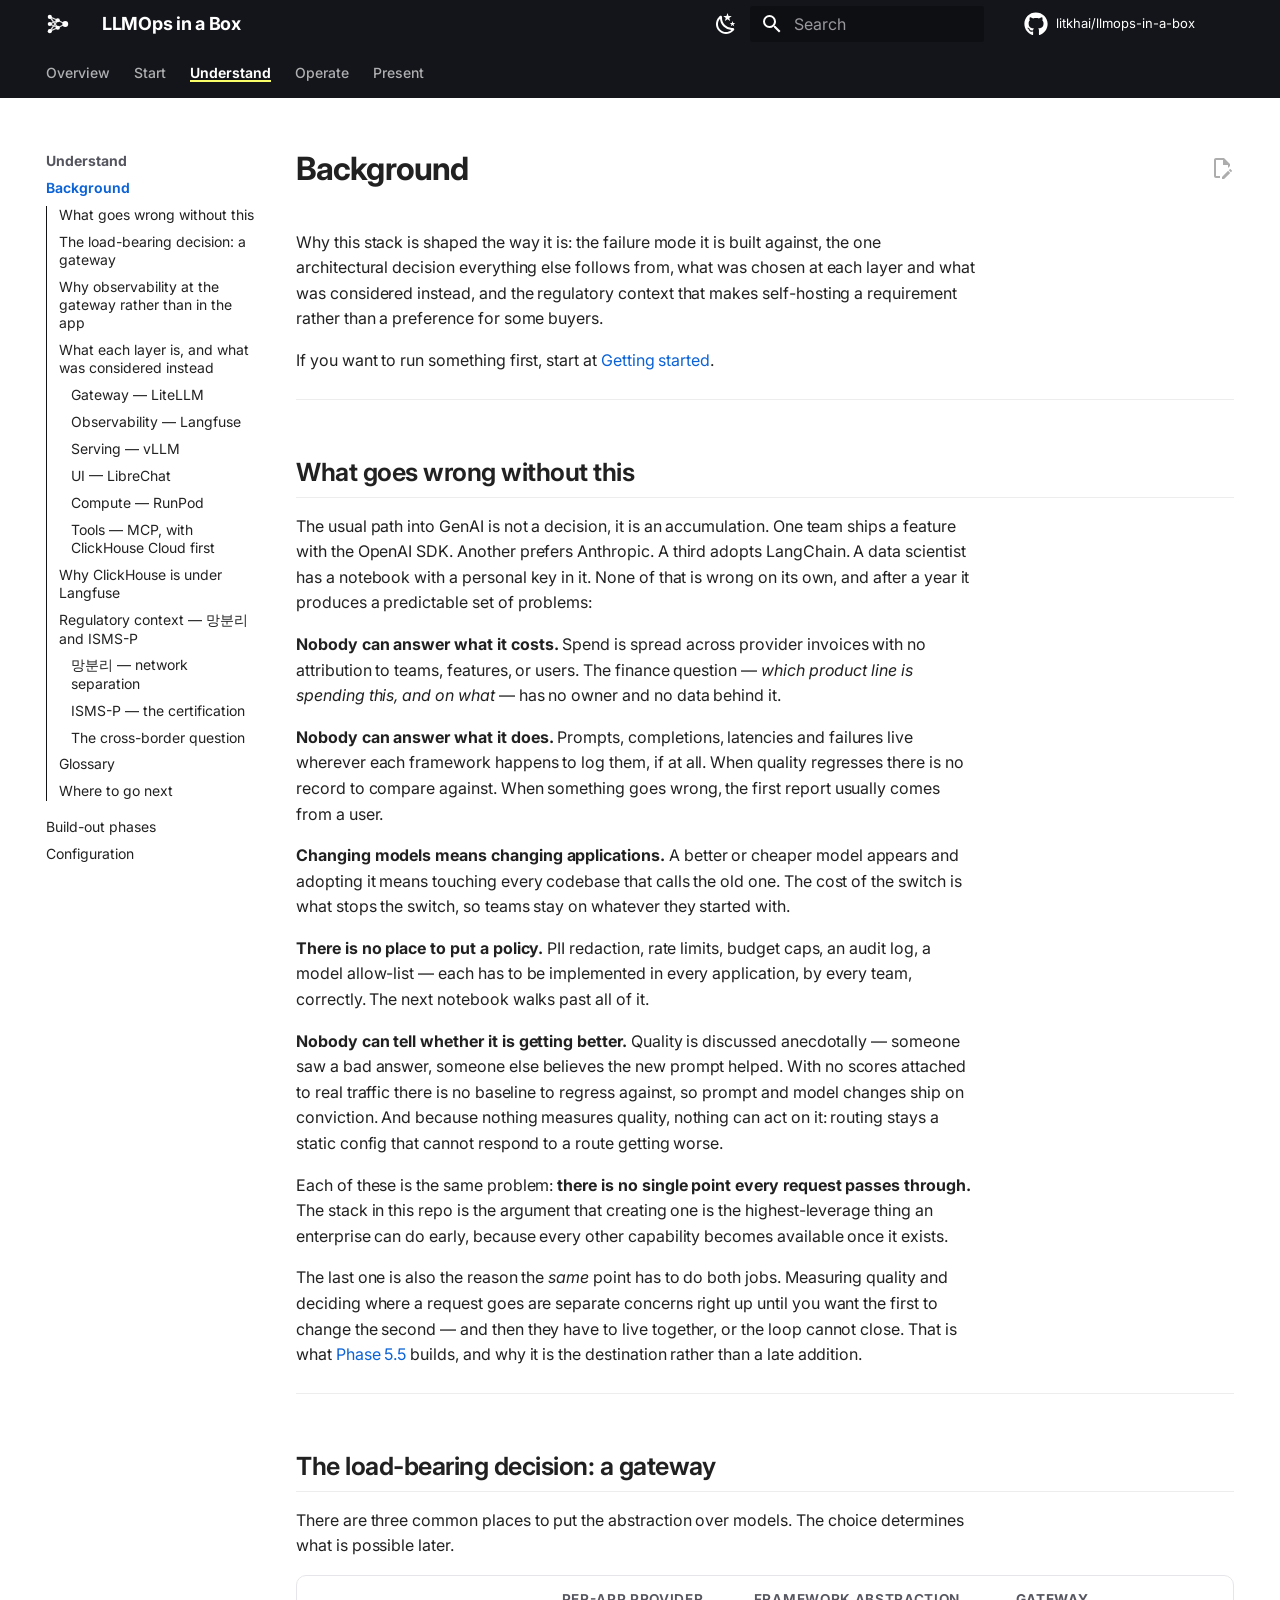
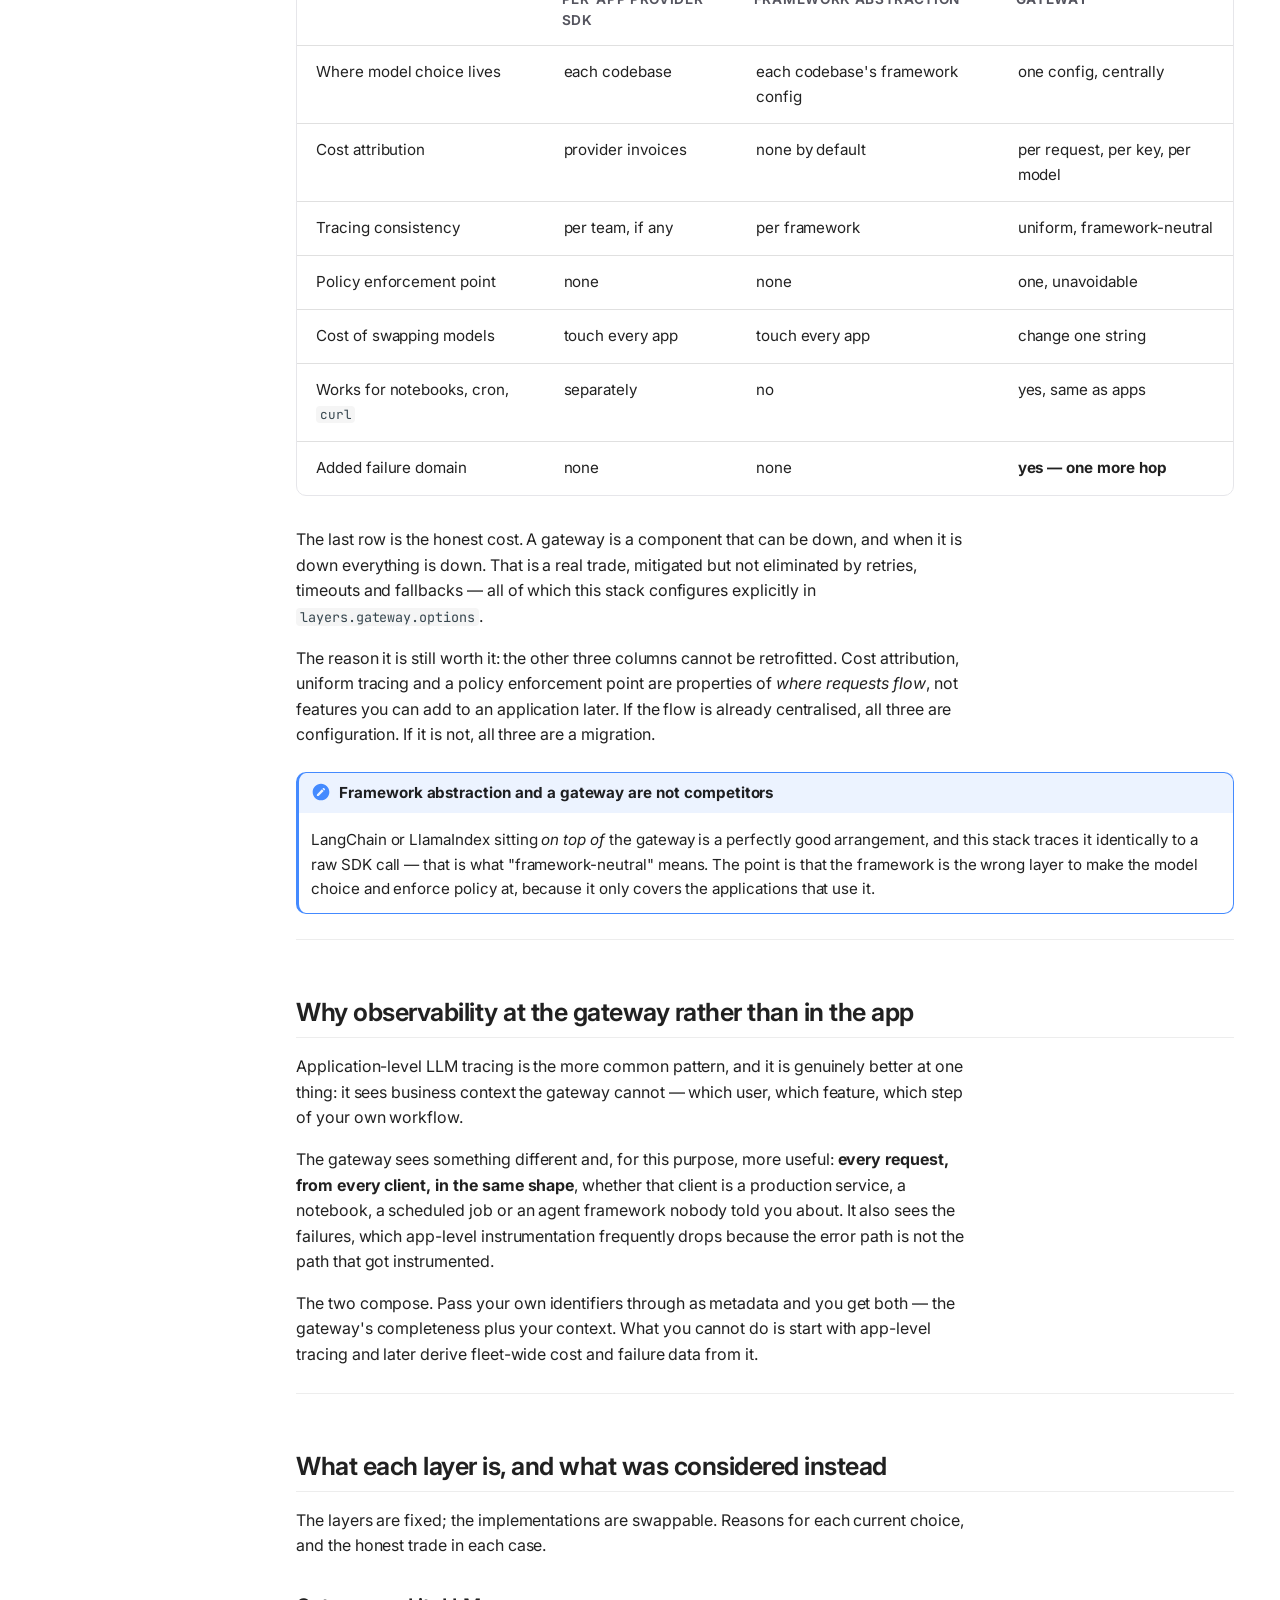
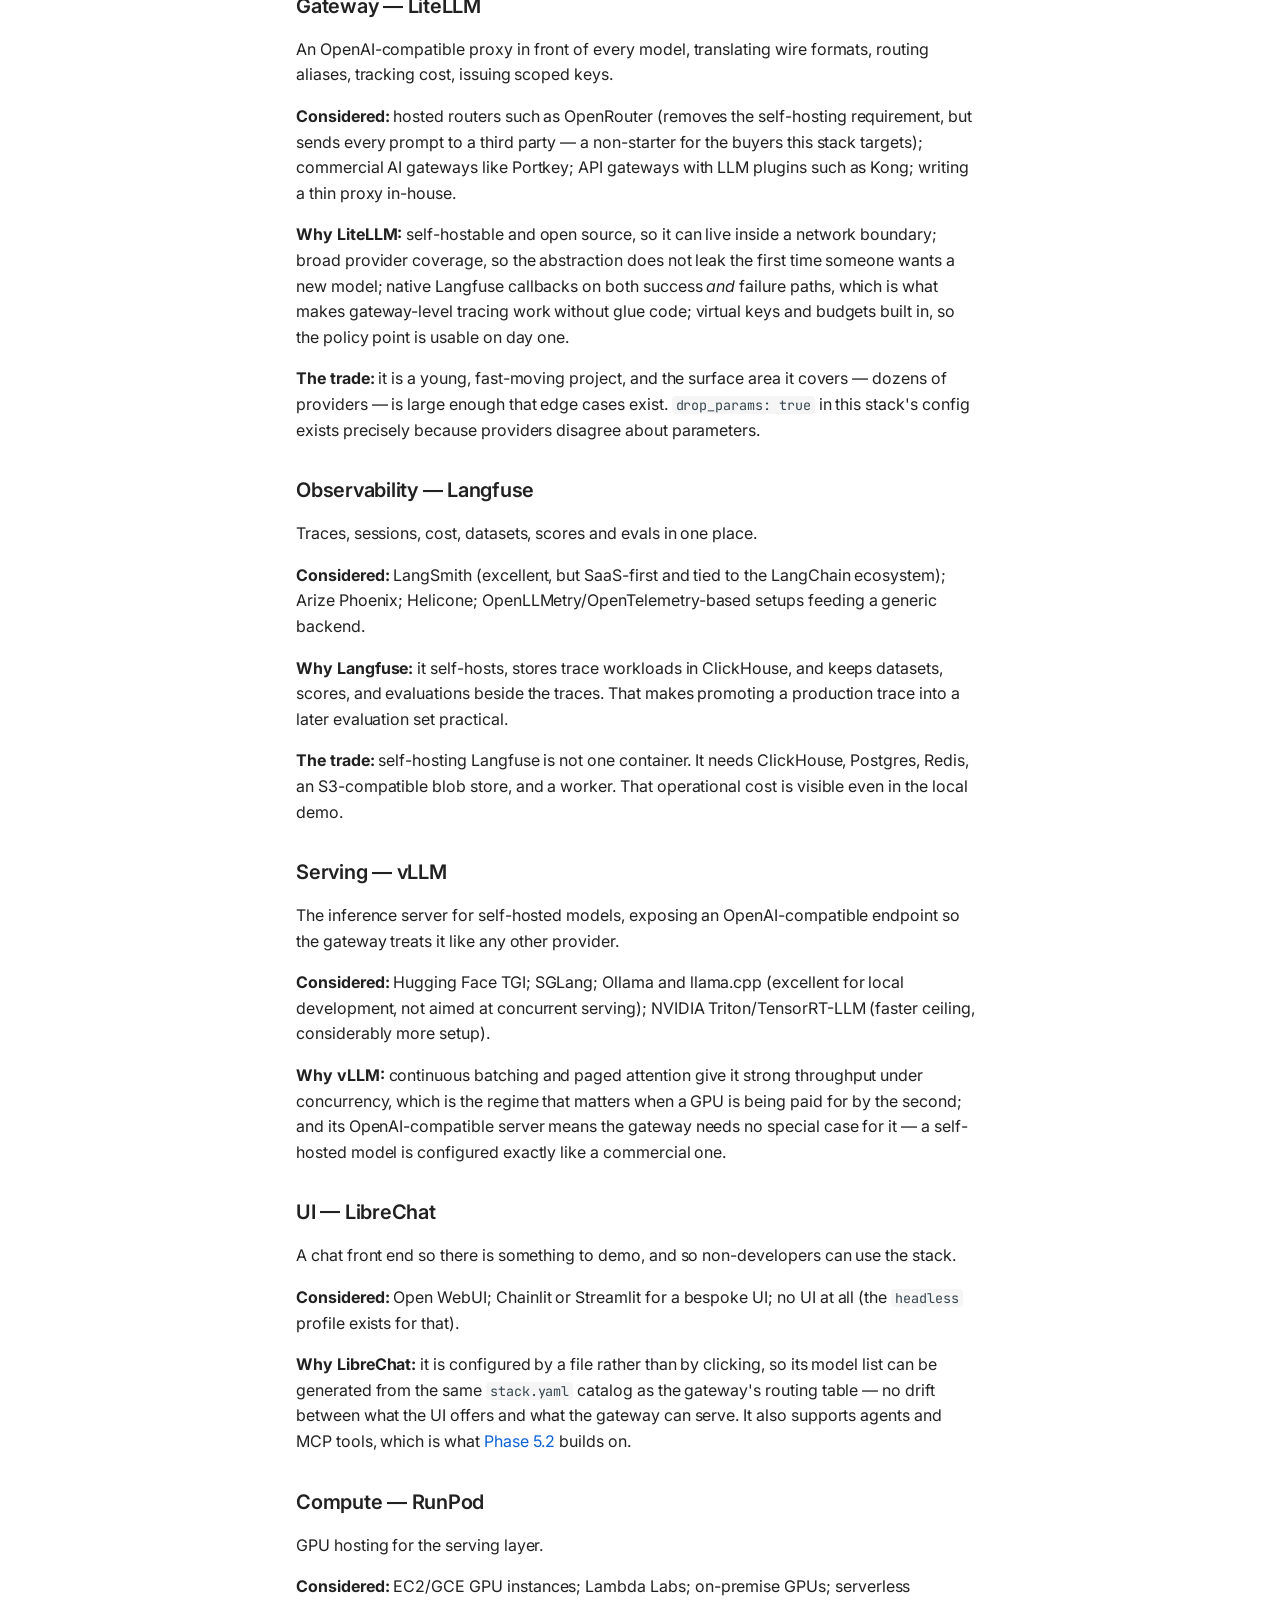
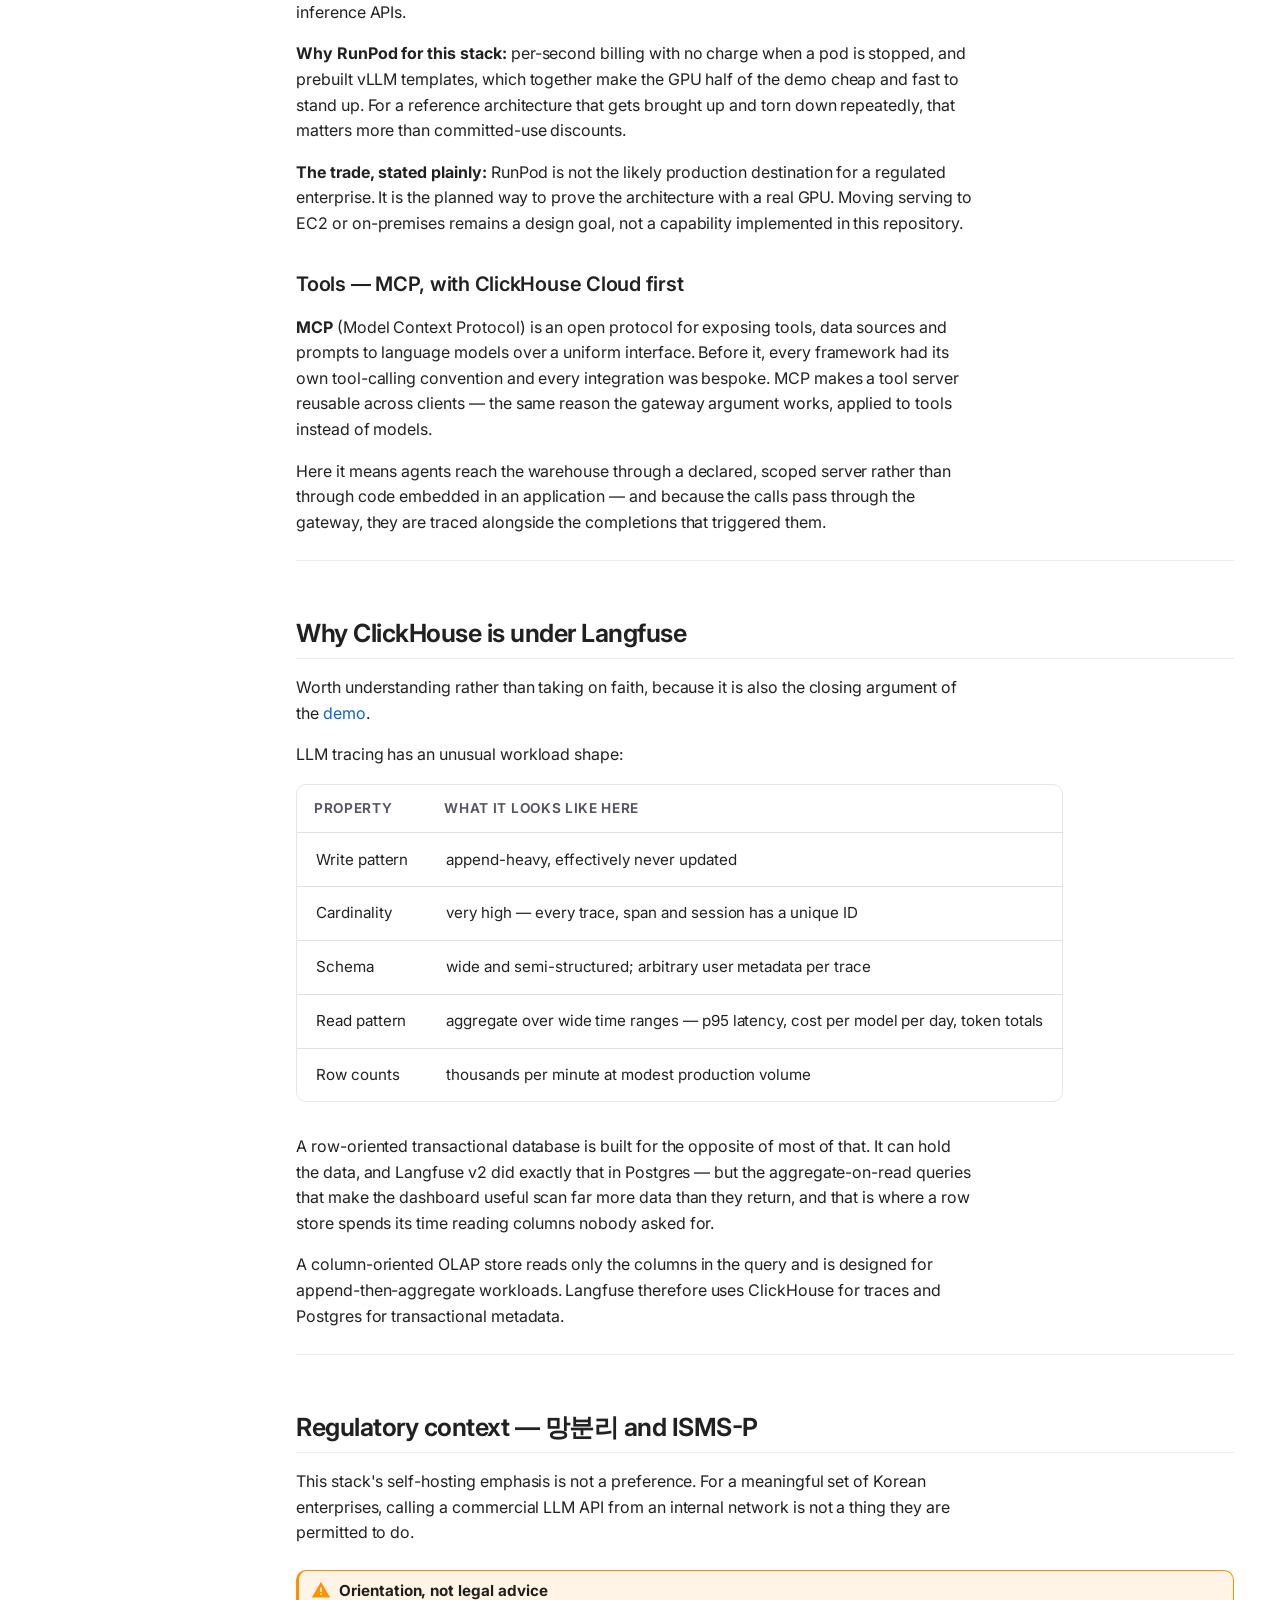
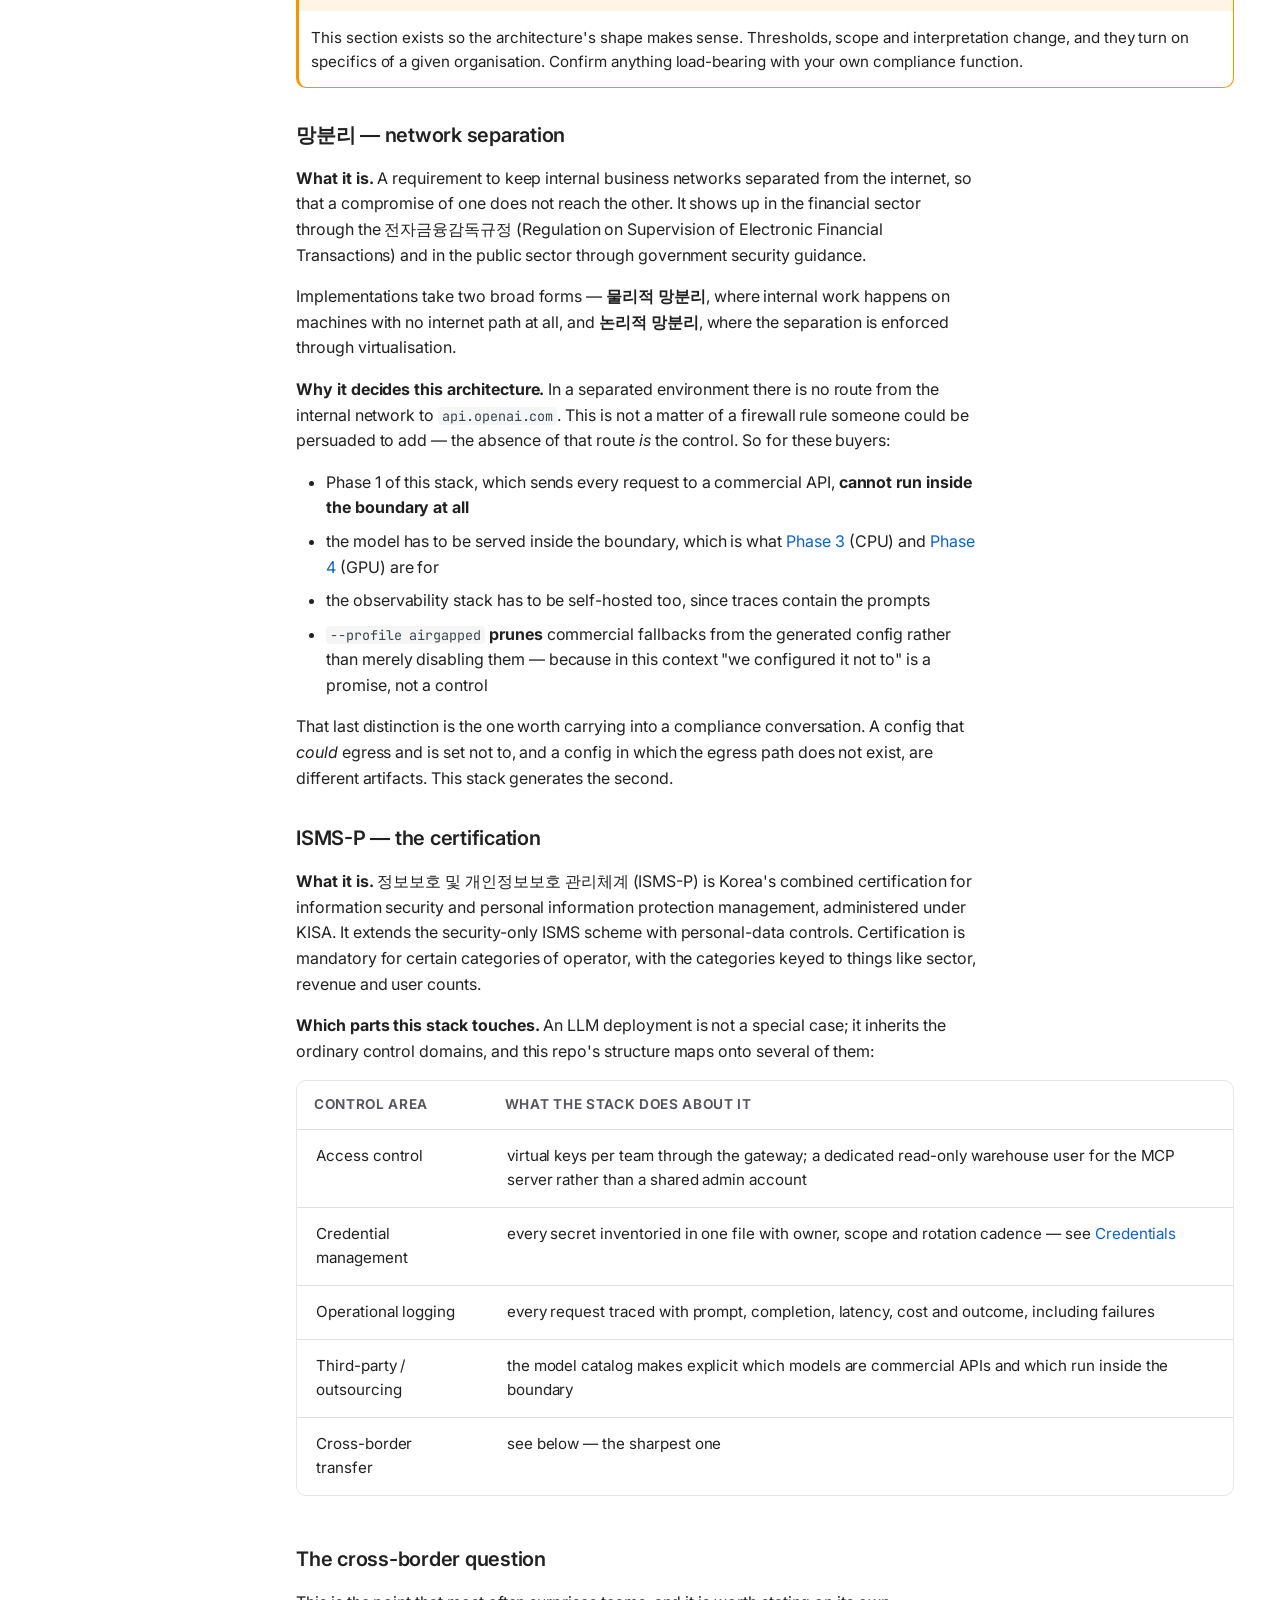
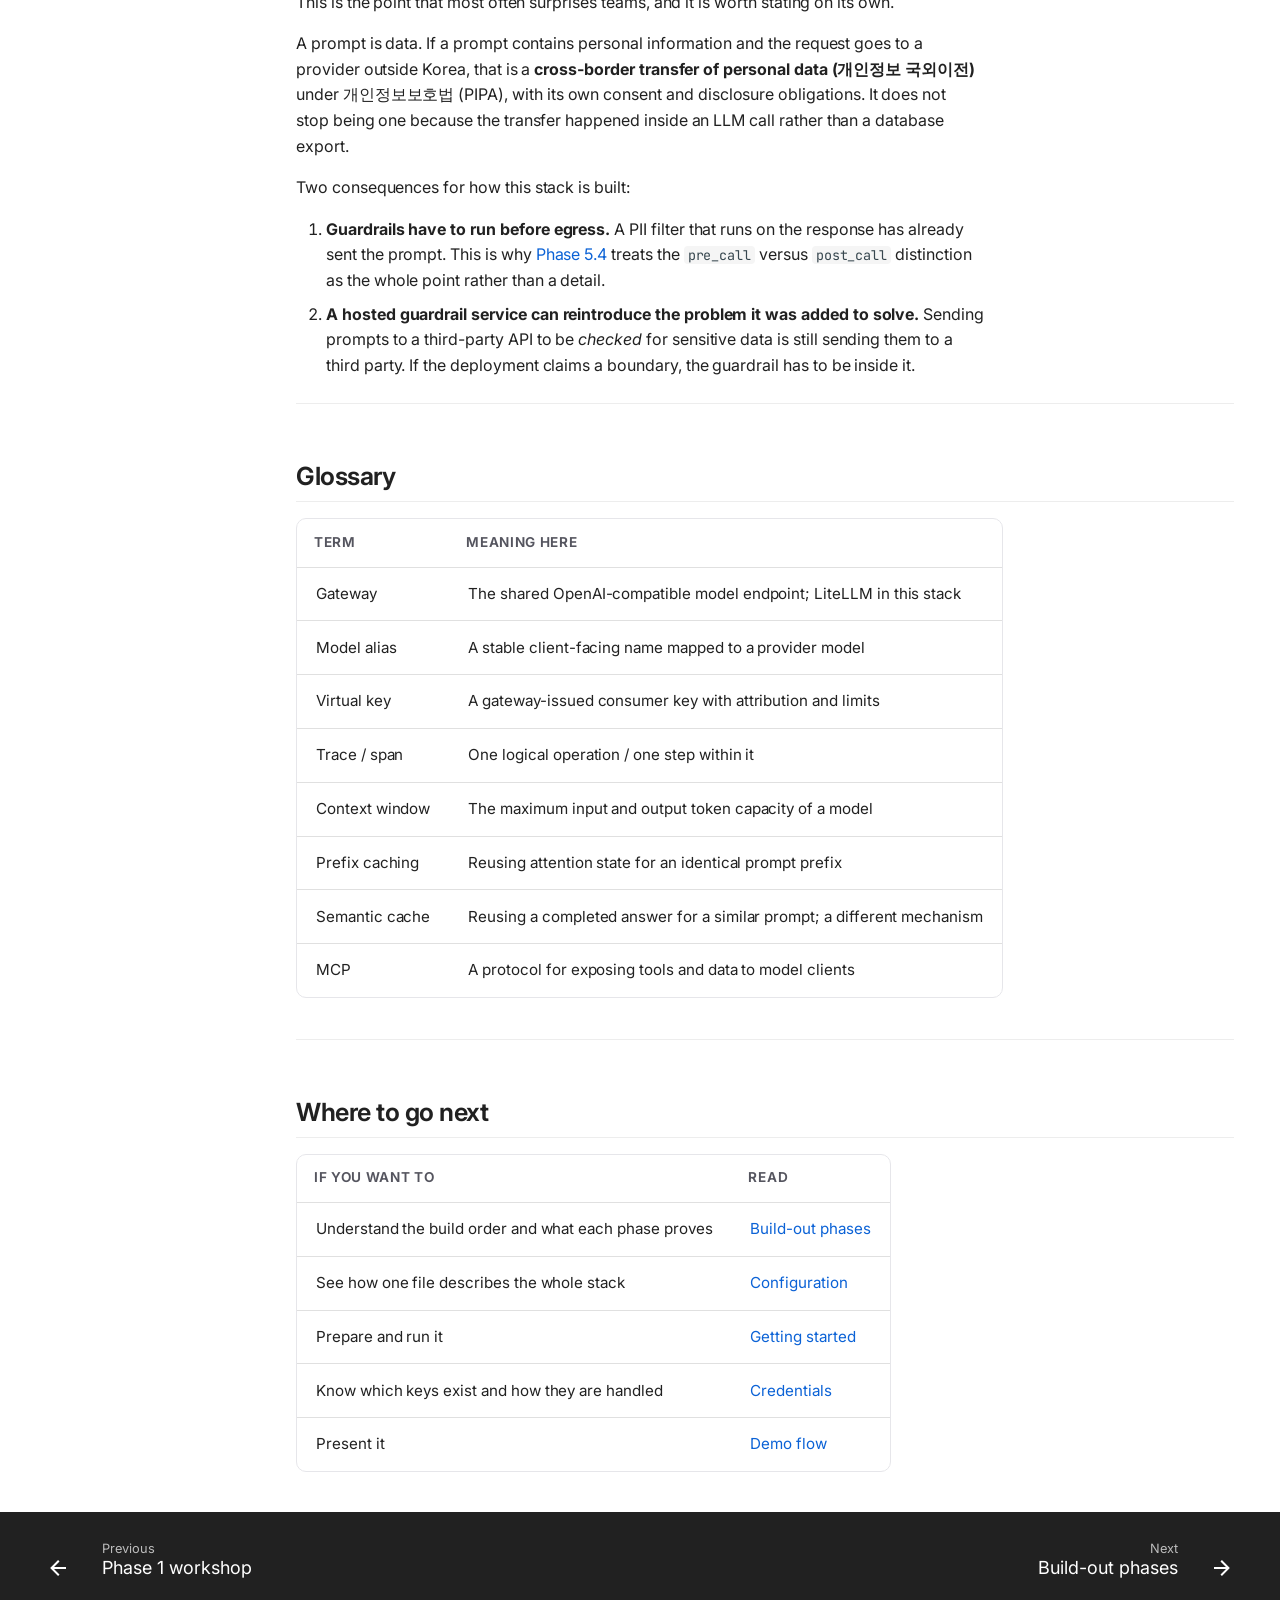
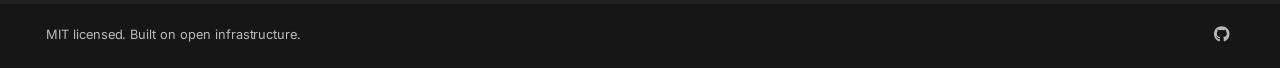
<file: background/index.html>
<!doctype html>
<html lang="en" class="no-js">
  <head>
    
      <meta charset="utf-8">
      <meta name="viewport" content="width=device-width,initial-scale=1">
      
        <meta name="description" content="A composable LLMOps reference stack: one gateway for commercial and self-hosted models, full-stack tracing from the first request, and one declarative stack definition.">
      
      
        <meta name="author" content="Kee Hoon Lee">
      
      
        <link rel="canonical" href="https://litkhai.github.io/llmops-in-a-box/background/">
      
      
        <link rel="prev" href="../workshop/">
      
      
        <link rel="next" href="../phases/">
      
      
      <link rel="icon" href="../assets/favicon.svg">
      <meta name="generator" content="mkdocs-1.6.1, mkdocs-material-9.5.44">
    
    
      
        <title>Background - LLMOps in a Box</title>
      
    
    
      <link rel="stylesheet" href="../assets/stylesheets/main.0253249f.min.css">
      
        
        <link rel="stylesheet" href="../assets/stylesheets/palette.06af60db.min.css">
      
      


    
    
      
    
    
      
        
        
        <link rel="preconnect" href="https://fonts.gstatic.com" crossorigin>
        <link rel="stylesheet" href="https://fonts.googleapis.com/css?family=Inter:300,300i,400,400i,700,700i%7CJetBrains+Mono:400,400i,700,700i&display=fallback">
        <style>:root{--md-text-font:"Inter";--md-code-font:"JetBrains Mono"}</style>
      
    
    
      <link rel="stylesheet" href="../stylesheets/extra.css">
    
    <script>__md_scope=new URL("..",location),__md_hash=e=>[...e].reduce(((e,_)=>(e<<5)-e+_.charCodeAt(0)),0),__md_get=(e,_=localStorage,t=__md_scope)=>JSON.parse(_.getItem(t.pathname+"."+e)),__md_set=(e,_,t=localStorage,a=__md_scope)=>{try{t.setItem(a.pathname+"."+e,JSON.stringify(_))}catch(e){}}</script>
    
      

    
    
    
  </head>
  
  
    
    
      
    
    
    
    
    <body dir="ltr" data-md-color-scheme="slate" data-md-color-primary="black" data-md-color-accent="yellow">
  
    
    <input class="md-toggle" data-md-toggle="drawer" type="checkbox" id="__drawer" autocomplete="off">
    <input class="md-toggle" data-md-toggle="search" type="checkbox" id="__search" autocomplete="off">
    <label class="md-overlay" for="__drawer"></label>
    <div data-md-component="skip">
      
        
        <a href="#background" class="md-skip">
          Skip to content
        </a>
      
    </div>
    <div data-md-component="announce">
      
    </div>
    
    
      

  

<header class="md-header md-header--shadow md-header--lifted" data-md-component="header">
  <nav class="md-header__inner md-grid" aria-label="Header">
    <a href=".." title="LLMOps in a Box" class="md-header__button md-logo" aria-label="LLMOps in a Box" data-md-component="logo">
      
  <img src="../assets/logo.svg" alt="logo">

    </a>
    <label class="md-header__button md-icon" for="__drawer">
      
      <svg xmlns="http://www.w3.org/2000/svg" viewBox="0 0 24 24"><path d="M3 6h18v2H3zm0 5h18v2H3zm0 5h18v2H3z"/></svg>
    </label>
    <div class="md-header__title" data-md-component="header-title">
      <div class="md-header__ellipsis">
        <div class="md-header__topic">
          <span class="md-ellipsis">
            LLMOps in a Box
          </span>
        </div>
        <div class="md-header__topic" data-md-component="header-topic">
          <span class="md-ellipsis">
            
              Background
            
          </span>
        </div>
      </div>
    </div>
    
      
        <form class="md-header__option" data-md-component="palette">
  
    
    
    
    <input class="md-option" data-md-color-media="(prefers-color-scheme: dark)" data-md-color-scheme="slate" data-md-color-primary="black" data-md-color-accent="yellow"  aria-label="Switch to light mode"  type="radio" name="__palette" id="__palette_0">
    
      <label class="md-header__button md-icon" title="Switch to light mode" for="__palette_1" hidden>
        <svg xmlns="http://www.w3.org/2000/svg" viewBox="0 0 24 24"><path d="M12 7a5 5 0 0 1 5 5 5 5 0 0 1-5 5 5 5 0 0 1-5-5 5 5 0 0 1 5-5m0 2a3 3 0 0 0-3 3 3 3 0 0 0 3 3 3 3 0 0 0 3-3 3 3 0 0 0-3-3m0-7 2.39 3.42C13.65 5.15 12.84 5 12 5s-1.65.15-2.39.42zM3.34 7l4.16-.35A7.2 7.2 0 0 0 5.94 8.5c-.44.74-.69 1.5-.83 2.29zm.02 10 1.76-3.77a7.131 7.131 0 0 0 2.38 4.14zM20.65 7l-1.77 3.79a7.02 7.02 0 0 0-2.38-4.15zm-.01 10-4.14.36c.59-.51 1.12-1.14 1.54-1.86.42-.73.69-1.5.83-2.29zM12 22l-2.41-3.44c.74.27 1.55.44 2.41.44.82 0 1.63-.17 2.37-.44z"/></svg>
      </label>
    
  
    
    
    
    <input class="md-option" data-md-color-media="(prefers-color-scheme: light)" data-md-color-scheme="default" data-md-color-primary="black" data-md-color-accent="yellow"  aria-label="Switch to dark mode"  type="radio" name="__palette" id="__palette_1">
    
      <label class="md-header__button md-icon" title="Switch to dark mode" for="__palette_0" hidden>
        <svg xmlns="http://www.w3.org/2000/svg" viewBox="0 0 24 24"><path d="m17.75 4.09-2.53 1.94.91 3.06-2.63-1.81-2.63 1.81.91-3.06-2.53-1.94L12.44 4l1.06-3 1.06 3zm3.5 6.91-1.64 1.25.59 1.98-1.7-1.17-1.7 1.17.59-1.98L15.75 11l2.06-.05L18.5 9l.69 1.95zm-2.28 4.95c.83-.08 1.72 1.1 1.19 1.85-.32.45-.66.87-1.08 1.27C15.17 23 8.84 23 4.94 19.07c-3.91-3.9-3.91-10.24 0-14.14.4-.4.82-.76 1.27-1.08.75-.53 1.93.36 1.85 1.19-.27 2.86.69 5.83 2.89 8.02a9.96 9.96 0 0 0 8.02 2.89m-1.64 2.02a12.08 12.08 0 0 1-7.8-3.47c-2.17-2.19-3.33-5-3.49-7.82-2.81 3.14-2.7 7.96.31 10.98 3.02 3.01 7.84 3.12 10.98.31"/></svg>
      </label>
    
  
</form>
      
    
    
      <script>var palette=__md_get("__palette");if(palette&&palette.color){if("(prefers-color-scheme)"===palette.color.media){var media=matchMedia("(prefers-color-scheme: light)"),input=document.querySelector(media.matches?"[data-md-color-media='(prefers-color-scheme: light)']":"[data-md-color-media='(prefers-color-scheme: dark)']");palette.color.media=input.getAttribute("data-md-color-media"),palette.color.scheme=input.getAttribute("data-md-color-scheme"),palette.color.primary=input.getAttribute("data-md-color-primary"),palette.color.accent=input.getAttribute("data-md-color-accent")}for(var[key,value]of Object.entries(palette.color))document.body.setAttribute("data-md-color-"+key,value)}</script>
    
    
    
      <label class="md-header__button md-icon" for="__search">
        
        <svg xmlns="http://www.w3.org/2000/svg" viewBox="0 0 24 24"><path d="M9.5 3A6.5 6.5 0 0 1 16 9.5c0 1.61-.59 3.09-1.56 4.23l.27.27h.79l5 5-1.5 1.5-5-5v-.79l-.27-.27A6.52 6.52 0 0 1 9.5 16 6.5 6.5 0 0 1 3 9.5 6.5 6.5 0 0 1 9.5 3m0 2C7 5 5 7 5 9.5S7 14 9.5 14 14 12 14 9.5 12 5 9.5 5"/></svg>
      </label>
      <div class="md-search" data-md-component="search" role="dialog">
  <label class="md-search__overlay" for="__search"></label>
  <div class="md-search__inner" role="search">
    <form class="md-search__form" name="search">
      <input type="text" class="md-search__input" name="query" aria-label="Search" placeholder="Search" autocapitalize="off" autocorrect="off" autocomplete="off" spellcheck="false" data-md-component="search-query" required>
      <label class="md-search__icon md-icon" for="__search">
        
        <svg xmlns="http://www.w3.org/2000/svg" viewBox="0 0 24 24"><path d="M9.5 3A6.5 6.5 0 0 1 16 9.5c0 1.61-.59 3.09-1.56 4.23l.27.27h.79l5 5-1.5 1.5-5-5v-.79l-.27-.27A6.52 6.52 0 0 1 9.5 16 6.5 6.5 0 0 1 3 9.5 6.5 6.5 0 0 1 9.5 3m0 2C7 5 5 7 5 9.5S7 14 9.5 14 14 12 14 9.5 12 5 9.5 5"/></svg>
        
        <svg xmlns="http://www.w3.org/2000/svg" viewBox="0 0 24 24"><path d="M20 11v2H8l5.5 5.5-1.42 1.42L4.16 12l7.92-7.92L13.5 5.5 8 11z"/></svg>
      </label>
      <nav class="md-search__options" aria-label="Search">
        
          <a href="javascript:void(0)" class="md-search__icon md-icon" title="Share" aria-label="Share" data-clipboard data-clipboard-text="" data-md-component="search-share" tabindex="-1">
            
            <svg xmlns="http://www.w3.org/2000/svg" viewBox="0 0 24 24"><path d="M18 16.08c-.76 0-1.44.3-1.96.77L8.91 12.7c.05-.23.09-.46.09-.7s-.04-.47-.09-.7l7.05-4.11c.54.5 1.25.81 2.04.81a3 3 0 0 0 3-3 3 3 0 0 0-3-3 3 3 0 0 0-3 3c0 .24.04.47.09.7L8.04 9.81C7.5 9.31 6.79 9 6 9a3 3 0 0 0-3 3 3 3 0 0 0 3 3c.79 0 1.5-.31 2.04-.81l7.12 4.15c-.05.21-.08.43-.08.66 0 1.61 1.31 2.91 2.92 2.91s2.92-1.3 2.92-2.91A2.92 2.92 0 0 0 18 16.08"/></svg>
          </a>
        
        <button type="reset" class="md-search__icon md-icon" title="Clear" aria-label="Clear" tabindex="-1">
          
          <svg xmlns="http://www.w3.org/2000/svg" viewBox="0 0 24 24"><path d="M19 6.41 17.59 5 12 10.59 6.41 5 5 6.41 10.59 12 5 17.59 6.41 19 12 13.41 17.59 19 19 17.59 13.41 12z"/></svg>
        </button>
      </nav>
      
        <div class="md-search__suggest" data-md-component="search-suggest"></div>
      
    </form>
    <div class="md-search__output">
      <div class="md-search__scrollwrap" tabindex="0" data-md-scrollfix>
        <div class="md-search-result" data-md-component="search-result">
          <div class="md-search-result__meta">
            Initializing search
          </div>
          <ol class="md-search-result__list" role="presentation"></ol>
        </div>
      </div>
    </div>
  </div>
</div>
    
    
      <div class="md-header__source">
        <a href="https://github.com/litkhai/llmops-in-a-box" title="Go to repository" class="md-source" data-md-component="source">
  <div class="md-source__icon md-icon">
    
    <svg xmlns="http://www.w3.org/2000/svg" viewBox="0 0 496 512"><!--! Font Awesome Free 6.6.0 by @fontawesome - https://fontawesome.com License - https://fontawesome.com/license/free (Icons: CC BY 4.0, Fonts: SIL OFL 1.1, Code: MIT License) Copyright 2024 Fonticons, Inc.--><path d="M165.9 397.4c0 2-2.3 3.6-5.2 3.6-3.3.3-5.6-1.3-5.6-3.6 0-2 2.3-3.6 5.2-3.6 3-.3 5.6 1.3 5.6 3.6m-31.1-4.5c-.7 2 1.3 4.3 4.3 4.9 2.6 1 5.6 0 6.2-2s-1.3-4.3-4.3-5.2c-2.6-.7-5.5.3-6.2 2.3m44.2-1.7c-2.9.7-4.9 2.6-4.6 4.9.3 2 2.9 3.3 5.9 2.6 2.9-.7 4.9-2.6 4.6-4.6-.3-1.9-3-3.2-5.9-2.9M244.8 8C106.1 8 0 113.3 0 252c0 110.9 69.8 205.8 169.5 239.2 12.8 2.3 17.3-5.6 17.3-12.1 0-6.2-.3-40.4-.3-61.4 0 0-70 15-84.7-29.8 0 0-11.4-29.1-27.8-36.6 0 0-22.9-15.7 1.6-15.4 0 0 24.9 2 38.6 25.8 21.9 38.6 58.6 27.5 72.9 20.9 2.3-16 8.8-27.1 16-33.7-55.9-6.2-112.3-14.3-112.3-110.5 0-27.5 7.6-41.3 23.6-58.9-2.6-6.5-11.1-33.3 2.6-67.9 20.9-6.5 69 27 69 27 20-5.6 41.5-8.5 62.8-8.5s42.8 2.9 62.8 8.5c0 0 48.1-33.6 69-27 13.7 34.7 5.2 61.4 2.6 67.9 16 17.7 25.8 31.5 25.8 58.9 0 96.5-58.9 104.2-114.8 110.5 9.2 7.9 17 22.9 17 46.4 0 33.7-.3 75.4-.3 83.6 0 6.5 4.6 14.4 17.3 12.1C428.2 457.8 496 362.9 496 252 496 113.3 383.5 8 244.8 8M97.2 352.9c-1.3 1-1 3.3.7 5.2 1.6 1.6 3.9 2.3 5.2 1 1.3-1 1-3.3-.7-5.2-1.6-1.6-3.9-2.3-5.2-1m-10.8-8.1c-.7 1.3.3 2.9 2.3 3.9 1.6 1 3.6.7 4.3-.7.7-1.3-.3-2.9-2.3-3.9-2-.6-3.6-.3-4.3.7m32.4 35.6c-1.6 1.3-1 4.3 1.3 6.2 2.3 2.3 5.2 2.6 6.5 1 1.3-1.3.7-4.3-1.3-6.2-2.2-2.3-5.2-2.6-6.5-1m-11.4-14.7c-1.6 1-1.6 3.6 0 5.9s4.3 3.3 5.6 2.3c1.6-1.3 1.6-3.9 0-6.2-1.4-2.3-4-3.3-5.6-2"/></svg>
  </div>
  <div class="md-source__repository">
    litkhai/llmops-in-a-box
  </div>
</a>
      </div>
    
  </nav>
  
    
      
<nav class="md-tabs" aria-label="Tabs" data-md-component="tabs">
  <div class="md-grid">
    <ul class="md-tabs__list">
      
        
  
  
  
    <li class="md-tabs__item">
      <a href=".." class="md-tabs__link">
        
  
    
  
  Overview

      </a>
    </li>
  

      
        
  
  
  
    
    
      <li class="md-tabs__item">
        <a href="../getting-started/" class="md-tabs__link">
          
  
  Start

        </a>
      </li>
    
  

      
        
  
  
    
  
  
    
    
      <li class="md-tabs__item md-tabs__item--active">
        <a href="./" class="md-tabs__link">
          
  
  Understand

        </a>
      </li>
    
  

      
        
  
  
  
    
    
      <li class="md-tabs__item">
        <a href="../deployment/" class="md-tabs__link">
          
  
  Operate

        </a>
      </li>
    
  

      
        
  
  
  
    
    
      <li class="md-tabs__item">
        <a href="../demo-flow/" class="md-tabs__link">
          
  
  Present

        </a>
      </li>
    
  

      
    </ul>
  </div>
</nav>
    
  
</header>
    
    <div class="md-container" data-md-component="container">
      
      
        
      
      <main class="md-main" data-md-component="main">
        <div class="md-main__inner md-grid">
          
            
              
              <div class="md-sidebar md-sidebar--primary" data-md-component="sidebar" data-md-type="navigation" >
                <div class="md-sidebar__scrollwrap">
                  <div class="md-sidebar__inner">
                    


  


  

<nav class="md-nav md-nav--primary md-nav--lifted md-nav--integrated" aria-label="Navigation" data-md-level="0">
  <label class="md-nav__title" for="__drawer">
    <a href=".." title="LLMOps in a Box" class="md-nav__button md-logo" aria-label="LLMOps in a Box" data-md-component="logo">
      
  <img src="../assets/logo.svg" alt="logo">

    </a>
    LLMOps in a Box
  </label>
  
    <div class="md-nav__source">
      <a href="https://github.com/litkhai/llmops-in-a-box" title="Go to repository" class="md-source" data-md-component="source">
  <div class="md-source__icon md-icon">
    
    <svg xmlns="http://www.w3.org/2000/svg" viewBox="0 0 496 512"><!--! Font Awesome Free 6.6.0 by @fontawesome - https://fontawesome.com License - https://fontawesome.com/license/free (Icons: CC BY 4.0, Fonts: SIL OFL 1.1, Code: MIT License) Copyright 2024 Fonticons, Inc.--><path d="M165.9 397.4c0 2-2.3 3.6-5.2 3.6-3.3.3-5.6-1.3-5.6-3.6 0-2 2.3-3.6 5.2-3.6 3-.3 5.6 1.3 5.6 3.6m-31.1-4.5c-.7 2 1.3 4.3 4.3 4.9 2.6 1 5.6 0 6.2-2s-1.3-4.3-4.3-5.2c-2.6-.7-5.5.3-6.2 2.3m44.2-1.7c-2.9.7-4.9 2.6-4.6 4.9.3 2 2.9 3.3 5.9 2.6 2.9-.7 4.9-2.6 4.6-4.6-.3-1.9-3-3.2-5.9-2.9M244.8 8C106.1 8 0 113.3 0 252c0 110.9 69.8 205.8 169.5 239.2 12.8 2.3 17.3-5.6 17.3-12.1 0-6.2-.3-40.4-.3-61.4 0 0-70 15-84.7-29.8 0 0-11.4-29.1-27.8-36.6 0 0-22.9-15.7 1.6-15.4 0 0 24.9 2 38.6 25.8 21.9 38.6 58.6 27.5 72.9 20.9 2.3-16 8.8-27.1 16-33.7-55.9-6.2-112.3-14.3-112.3-110.5 0-27.5 7.6-41.3 23.6-58.9-2.6-6.5-11.1-33.3 2.6-67.9 20.9-6.5 69 27 69 27 20-5.6 41.5-8.5 62.8-8.5s42.8 2.9 62.8 8.5c0 0 48.1-33.6 69-27 13.7 34.7 5.2 61.4 2.6 67.9 16 17.7 25.8 31.5 25.8 58.9 0 96.5-58.9 104.2-114.8 110.5 9.2 7.9 17 22.9 17 46.4 0 33.7-.3 75.4-.3 83.6 0 6.5 4.6 14.4 17.3 12.1C428.2 457.8 496 362.9 496 252 496 113.3 383.5 8 244.8 8M97.2 352.9c-1.3 1-1 3.3.7 5.2 1.6 1.6 3.9 2.3 5.2 1 1.3-1 1-3.3-.7-5.2-1.6-1.6-3.9-2.3-5.2-1m-10.8-8.1c-.7 1.3.3 2.9 2.3 3.9 1.6 1 3.6.7 4.3-.7.7-1.3-.3-2.9-2.3-3.9-2-.6-3.6-.3-4.3.7m32.4 35.6c-1.6 1.3-1 4.3 1.3 6.2 2.3 2.3 5.2 2.6 6.5 1 1.3-1.3.7-4.3-1.3-6.2-2.2-2.3-5.2-2.6-6.5-1m-11.4-14.7c-1.6 1-1.6 3.6 0 5.9s4.3 3.3 5.6 2.3c1.6-1.3 1.6-3.9 0-6.2-1.4-2.3-4-3.3-5.6-2"/></svg>
  </div>
  <div class="md-source__repository">
    litkhai/llmops-in-a-box
  </div>
</a>
    </div>
  
  <ul class="md-nav__list" data-md-scrollfix>
    
      
      
  
  
  
  
    <li class="md-nav__item">
      <a href=".." class="md-nav__link">
        
  
  <span class="md-ellipsis">
    Overview
  </span>
  

      </a>
    </li>
  

    
      
      
  
  
  
  
    
    
    
      
      
    
    
    <li class="md-nav__item md-nav__item--nested">
      
        
        
        <input class="md-nav__toggle md-toggle " type="checkbox" id="__nav_2" >
        
          
          <label class="md-nav__link" for="__nav_2" id="__nav_2_label" tabindex="0">
            
  
  <span class="md-ellipsis">
    Start
  </span>
  

            <span class="md-nav__icon md-icon"></span>
          </label>
        
        <nav class="md-nav" data-md-level="1" aria-labelledby="__nav_2_label" aria-expanded="false">
          <label class="md-nav__title" for="__nav_2">
            <span class="md-nav__icon md-icon"></span>
            Start
          </label>
          <ul class="md-nav__list" data-md-scrollfix>
            
              
                
  
  
  
  
    <li class="md-nav__item">
      <a href="../getting-started/" class="md-nav__link">
        
  
  <span class="md-ellipsis">
    Getting started
  </span>
  

      </a>
    </li>
  

              
            
              
                
  
  
  
  
    <li class="md-nav__item">
      <a href="../credentials/" class="md-nav__link">
        
  
  <span class="md-ellipsis">
    Credentials
  </span>
  

      </a>
    </li>
  

              
            
              
                
  
  
  
  
    <li class="md-nav__item">
      <a href="../workshop/" class="md-nav__link">
        
  
  <span class="md-ellipsis">
    Phase 1 workshop
  </span>
  

      </a>
    </li>
  

              
            
          </ul>
        </nav>
      
    </li>
  

    
      
      
  
  
    
  
  
  
    
    
    
      
        
        
      
      
    
    
    <li class="md-nav__item md-nav__item--active md-nav__item--section md-nav__item--nested">
      
        
        
        <input class="md-nav__toggle md-toggle " type="checkbox" id="__nav_3" checked>
        
          
          <label class="md-nav__link" for="__nav_3" id="__nav_3_label" tabindex="">
            
  
  <span class="md-ellipsis">
    Understand
  </span>
  

            <span class="md-nav__icon md-icon"></span>
          </label>
        
        <nav class="md-nav" data-md-level="1" aria-labelledby="__nav_3_label" aria-expanded="true">
          <label class="md-nav__title" for="__nav_3">
            <span class="md-nav__icon md-icon"></span>
            Understand
          </label>
          <ul class="md-nav__list" data-md-scrollfix>
            
              
                
  
  
    
  
  
  
    <li class="md-nav__item md-nav__item--active">
      
      <input class="md-nav__toggle md-toggle" type="checkbox" id="__toc">
      
      
        
      
      
        <label class="md-nav__link md-nav__link--active" for="__toc">
          
  
  <span class="md-ellipsis">
    Background
  </span>
  

          <span class="md-nav__icon md-icon"></span>
        </label>
      
      <a href="./" class="md-nav__link md-nav__link--active">
        
  
  <span class="md-ellipsis">
    Background
  </span>
  

      </a>
      
        

<nav class="md-nav md-nav--secondary" aria-label="Table of contents">
  
  
  
    
  
  
    <label class="md-nav__title" for="__toc">
      <span class="md-nav__icon md-icon"></span>
      Table of contents
    </label>
    <ul class="md-nav__list" data-md-component="toc" data-md-scrollfix>
      
        <li class="md-nav__item">
  <a href="#what-goes-wrong-without-this" class="md-nav__link">
    <span class="md-ellipsis">
      What goes wrong without this
    </span>
  </a>
  
</li>
      
        <li class="md-nav__item">
  <a href="#the-load-bearing-decision-a-gateway" class="md-nav__link">
    <span class="md-ellipsis">
      The load-bearing decision: a gateway
    </span>
  </a>
  
</li>
      
        <li class="md-nav__item">
  <a href="#why-observability-at-the-gateway-rather-than-in-the-app" class="md-nav__link">
    <span class="md-ellipsis">
      Why observability at the gateway rather than in the app
    </span>
  </a>
  
</li>
      
        <li class="md-nav__item">
  <a href="#what-each-layer-is-and-what-was-considered-instead" class="md-nav__link">
    <span class="md-ellipsis">
      What each layer is, and what was considered instead
    </span>
  </a>
  
    <nav class="md-nav" aria-label="What each layer is, and what was considered instead">
      <ul class="md-nav__list">
        
          <li class="md-nav__item">
  <a href="#gateway-litellm" class="md-nav__link">
    <span class="md-ellipsis">
      Gateway — LiteLLM
    </span>
  </a>
  
</li>
        
          <li class="md-nav__item">
  <a href="#observability-langfuse" class="md-nav__link">
    <span class="md-ellipsis">
      Observability — Langfuse
    </span>
  </a>
  
</li>
        
          <li class="md-nav__item">
  <a href="#serving-vllm" class="md-nav__link">
    <span class="md-ellipsis">
      Serving — vLLM
    </span>
  </a>
  
</li>
        
          <li class="md-nav__item">
  <a href="#ui-librechat" class="md-nav__link">
    <span class="md-ellipsis">
      UI — LibreChat
    </span>
  </a>
  
</li>
        
          <li class="md-nav__item">
  <a href="#compute-runpod" class="md-nav__link">
    <span class="md-ellipsis">
      Compute — RunPod
    </span>
  </a>
  
</li>
        
          <li class="md-nav__item">
  <a href="#tools-mcp-with-clickhouse-cloud-first" class="md-nav__link">
    <span class="md-ellipsis">
      Tools — MCP, with ClickHouse Cloud first
    </span>
  </a>
  
</li>
        
      </ul>
    </nav>
  
</li>
      
        <li class="md-nav__item">
  <a href="#why-clickhouse-is-under-langfuse" class="md-nav__link">
    <span class="md-ellipsis">
      Why ClickHouse is under Langfuse
    </span>
  </a>
  
</li>
      
        <li class="md-nav__item">
  <a href="#regulatory-context-and-isms-p" class="md-nav__link">
    <span class="md-ellipsis">
      Regulatory context — 망분리 and ISMS-P
    </span>
  </a>
  
    <nav class="md-nav" aria-label="Regulatory context — 망분리 and ISMS-P">
      <ul class="md-nav__list">
        
          <li class="md-nav__item">
  <a href="#network-separation" class="md-nav__link">
    <span class="md-ellipsis">
      망분리 — network separation
    </span>
  </a>
  
</li>
        
          <li class="md-nav__item">
  <a href="#isms-p-the-certification" class="md-nav__link">
    <span class="md-ellipsis">
      ISMS-P — the certification
    </span>
  </a>
  
</li>
        
          <li class="md-nav__item">
  <a href="#the-cross-border-question" class="md-nav__link">
    <span class="md-ellipsis">
      The cross-border question
    </span>
  </a>
  
</li>
        
      </ul>
    </nav>
  
</li>
      
        <li class="md-nav__item">
  <a href="#glossary" class="md-nav__link">
    <span class="md-ellipsis">
      Glossary
    </span>
  </a>
  
</li>
      
        <li class="md-nav__item">
  <a href="#where-to-go-next" class="md-nav__link">
    <span class="md-ellipsis">
      Where to go next
    </span>
  </a>
  
</li>
      
    </ul>
  
</nav>
      
    </li>
  

              
            
              
                
  
  
  
  
    <li class="md-nav__item">
      <a href="../phases/" class="md-nav__link">
        
  
  <span class="md-ellipsis">
    Build-out phases
  </span>
  

      </a>
    </li>
  

              
            
              
                
  
  
  
  
    <li class="md-nav__item">
      <a href="../configuration/" class="md-nav__link">
        
  
  <span class="md-ellipsis">
    Configuration
  </span>
  

      </a>
    </li>
  

              
            
          </ul>
        </nav>
      
    </li>
  

    
      
      
  
  
  
  
    
    
    
      
      
    
    
    <li class="md-nav__item md-nav__item--nested">
      
        
        
        <input class="md-nav__toggle md-toggle " type="checkbox" id="__nav_4" >
        
          
          <label class="md-nav__link" for="__nav_4" id="__nav_4_label" tabindex="0">
            
  
  <span class="md-ellipsis">
    Operate
  </span>
  

            <span class="md-nav__icon md-icon"></span>
          </label>
        
        <nav class="md-nav" data-md-level="1" aria-labelledby="__nav_4_label" aria-expanded="false">
          <label class="md-nav__title" for="__nav_4">
            <span class="md-nav__icon md-icon"></span>
            Operate
          </label>
          <ul class="md-nav__list" data-md-scrollfix>
            
              
                
  
  
  
  
    <li class="md-nav__item">
      <a href="../deployment/" class="md-nav__link">
        
  
  <span class="md-ellipsis">
    Deployment targets
  </span>
  

      </a>
    </li>
  

              
            
              
                
  
  
  
  
    <li class="md-nav__item">
      <a href="../troubleshooting/" class="md-nav__link">
        
  
  <span class="md-ellipsis">
    Troubleshooting
  </span>
  

      </a>
    </li>
  

              
            
          </ul>
        </nav>
      
    </li>
  

    
      
      
  
  
  
  
    
    
    
      
      
    
    
    <li class="md-nav__item md-nav__item--nested">
      
        
        
        <input class="md-nav__toggle md-toggle " type="checkbox" id="__nav_5" >
        
          
          <label class="md-nav__link" for="__nav_5" id="__nav_5_label" tabindex="0">
            
  
  <span class="md-ellipsis">
    Present
  </span>
  

            <span class="md-nav__icon md-icon"></span>
          </label>
        
        <nav class="md-nav" data-md-level="1" aria-labelledby="__nav_5_label" aria-expanded="false">
          <label class="md-nav__title" for="__nav_5">
            <span class="md-nav__icon md-icon"></span>
            Present
          </label>
          <ul class="md-nav__list" data-md-scrollfix>
            
              
                
  
  
  
  
    <li class="md-nav__item">
      <a href="../demo-flow/" class="md-nav__link">
        
  
  <span class="md-ellipsis">
    Demo flow
  </span>
  

      </a>
    </li>
  

              
            
          </ul>
        </nav>
      
    </li>
  

    
  </ul>
</nav>
                  </div>
                </div>
              </div>
            
            
          
          
            <div class="md-content" data-md-component="content">
              <article class="md-content__inner md-typeset">
                
                  

  
    <a href="https://github.com/litkhai/llmops-in-a-box/edit/main/docs/background.md" title="Edit this page" class="md-content__button md-icon">
      
      <svg xmlns="http://www.w3.org/2000/svg" viewBox="0 0 24 24"><path d="M10 20H6V4h7v5h5v3.1l2-2V8l-6-6H6c-1.1 0-2 .9-2 2v16c0 1.1.9 2 2 2h4zm10.2-7c.1 0 .3.1.4.2l1.3 1.3c.2.2.2.6 0 .8l-1 1-2.1-2.1 1-1c.1-.1.2-.2.4-.2m0 3.9L14.1 23H12v-2.1l6.1-6.1z"/></svg>
    </a>
  
  


<h1 id="background">Background<a class="headerlink" href="#background" title="Permanent link">&para;</a></h1>
<p>Why this stack is shaped the way it is: the failure mode it is built against, the one architectural decision everything else follows from, what was chosen at each layer and what was considered instead, and the regulatory context that makes self-hosting a requirement rather than a preference for some buyers.</p>
<p>If you want to run something first, start at
<a href="../getting-started/">Getting started</a>.</p>
<hr />
<h2 id="what-goes-wrong-without-this">What goes wrong without this<a class="headerlink" href="#what-goes-wrong-without-this" title="Permanent link">&para;</a></h2>
<p>The usual path into GenAI is not a decision, it is an accumulation. One team ships a feature with the OpenAI SDK. Another prefers Anthropic. A third adopts LangChain. A data scientist has a notebook with a personal key in it. None of that is wrong on its own, and after a year it produces a predictable set of problems:</p>
<p><strong>Nobody can answer what it costs.</strong> Spend is spread across provider invoices with no attribution to teams, features, or users. The finance question — <em>which product line is spending this, and on what</em> — has no owner and no data behind it.</p>
<p><strong>Nobody can answer what it does.</strong> Prompts, completions, latencies and failures live wherever each framework happens to log them, if at all. When quality regresses there is no record to compare against. When something goes wrong, the first report usually comes from a user.</p>
<p><strong>Changing models means changing applications.</strong> A better or cheaper model appears and adopting it means touching every codebase that calls the old one. The cost of the switch is what stops the switch, so teams stay on whatever they started with.</p>
<p><strong>There is no place to put a policy.</strong> PII redaction, rate limits, budget caps, an audit log, a model allow-list — each has to be implemented in every application, by every team, correctly. The next notebook walks past all of it.</p>
<p><strong>Nobody can tell whether it is getting better.</strong> Quality is discussed anecdotally — someone saw a bad answer, someone else believes the new prompt helped. With no scores attached to real traffic there is no baseline to regress against, so prompt and model changes ship on conviction. And because nothing measures quality, nothing can act on it: routing stays a static config that cannot respond to a route getting worse.</p>
<p>Each of these is the same problem: <strong>there is no single point every request passes through.</strong> The stack in this repo is the argument that creating one is the highest-leverage thing an enterprise can do early, because every other capability becomes available once it exists.</p>
<p>The last one is also the reason the <em>same</em> point has to do both jobs. Measuring quality and deciding where a request goes are separate concerns right up until you want the first to change the second — and then they have to live together, or the loop cannot close. That is what <a href="../phases/#55-closing-the-loop-judge-scored-routing">Phase 5.5</a> builds, and why it is the destination rather than a late addition.</p>
<hr />
<h2 id="the-load-bearing-decision-a-gateway">The load-bearing decision: a gateway<a class="headerlink" href="#the-load-bearing-decision-a-gateway" title="Permanent link">&para;</a></h2>
<p>There are three common places to put the abstraction over models. The choice determines what is possible later.</p>
<table>
<thead>
<tr>
<th></th>
<th>Per-app provider SDK</th>
<th>Framework abstraction</th>
<th><strong>Gateway</strong></th>
</tr>
</thead>
<tbody>
<tr>
<td>Where model choice lives</td>
<td>each codebase</td>
<td>each codebase's framework config</td>
<td>one config, centrally</td>
</tr>
<tr>
<td>Cost attribution</td>
<td>provider invoices</td>
<td>none by default</td>
<td>per request, per key, per model</td>
</tr>
<tr>
<td>Tracing consistency</td>
<td>per team, if any</td>
<td>per framework</td>
<td>uniform, framework-neutral</td>
</tr>
<tr>
<td>Policy enforcement point</td>
<td>none</td>
<td>none</td>
<td>one, unavoidable</td>
</tr>
<tr>
<td>Cost of swapping models</td>
<td>touch every app</td>
<td>touch every app</td>
<td>change one string</td>
</tr>
<tr>
<td>Works for notebooks, cron, <code>curl</code></td>
<td>separately</td>
<td>no</td>
<td>yes, same as apps</td>
</tr>
<tr>
<td>Added failure domain</td>
<td>none</td>
<td>none</td>
<td><strong>yes — one more hop</strong></td>
</tr>
</tbody>
</table>
<p>The last row is the honest cost. A gateway is a component that can be down, and when it is down everything is down. That is a real trade, mitigated but not eliminated by retries, timeouts and fallbacks — all of which this stack configures explicitly in <code>layers.gateway.options</code>.</p>
<p>The reason it is still worth it: the other three columns cannot be retrofitted. Cost attribution, uniform tracing and a policy enforcement point are properties of <em>where requests flow</em>, not features you can add to an application later. If the flow is already centralised, all three are configuration. If it is not, all three are a migration.</p>
<div class="admonition note">
<p class="admonition-title">Framework abstraction and a gateway are not competitors</p>
<p>LangChain or LlamaIndex sitting <em>on top of</em> the gateway is a perfectly good arrangement, and this stack traces it identically to a raw SDK call — that is what "framework-neutral" means. The point is that the framework is the wrong layer to make the model choice and enforce policy at, because it only covers the applications that use it.</p>
</div>
<hr />
<h2 id="why-observability-at-the-gateway-rather-than-in-the-app">Why observability at the gateway rather than in the app<a class="headerlink" href="#why-observability-at-the-gateway-rather-than-in-the-app" title="Permanent link">&para;</a></h2>
<p>Application-level LLM tracing is the more common pattern, and it is genuinely better at one thing: it sees business context the gateway cannot — which user, which feature, which step of your own workflow.</p>
<p>The gateway sees something different and, for this purpose, more useful: <strong>every request, from every client, in the same shape</strong>, whether that client is a production service, a notebook, a scheduled job or an agent framework nobody told you about. It also sees the failures, which app-level instrumentation frequently drops because the error path is not the path that got instrumented.</p>
<p>The two compose. Pass your own identifiers through as metadata and you get both — the gateway's completeness plus your context. What you cannot do is start with app-level tracing and later derive fleet-wide cost and failure data from it.</p>
<hr />
<h2 id="what-each-layer-is-and-what-was-considered-instead">What each layer is, and what was considered instead<a class="headerlink" href="#what-each-layer-is-and-what-was-considered-instead" title="Permanent link">&para;</a></h2>
<p>The layers are fixed; the implementations are swappable. Reasons for each current choice, and the honest trade in each case.</p>
<h3 id="gateway-litellm">Gateway — LiteLLM<a class="headerlink" href="#gateway-litellm" title="Permanent link">&para;</a></h3>
<p>An OpenAI-compatible proxy in front of every model, translating wire formats, routing aliases, tracking cost, issuing scoped keys.</p>
<p><strong>Considered:</strong> hosted routers such as OpenRouter (removes the self-hosting requirement, but sends every prompt to a third party — a non-starter for the buyers this stack targets); commercial AI gateways like Portkey; API gateways with LLM plugins such as Kong; writing a thin proxy in-house.</p>
<p><strong>Why LiteLLM:</strong> self-hostable and open source, so it can live inside a network boundary; broad provider coverage, so the abstraction does not leak the first time someone wants a new model; native Langfuse callbacks on both success <em>and</em> failure paths, which is what makes gateway-level tracing work without glue code; virtual keys and budgets built in, so the policy point is usable on day one.</p>
<p><strong>The trade:</strong> it is a young, fast-moving project, and the surface area it covers — dozens of providers — is large enough that edge cases exist. <code>drop_params: true</code> in this stack's config exists precisely because providers disagree about parameters.</p>
<h3 id="observability-langfuse">Observability — Langfuse<a class="headerlink" href="#observability-langfuse" title="Permanent link">&para;</a></h3>
<p>Traces, sessions, cost, datasets, scores and evals in one place.</p>
<p><strong>Considered:</strong> LangSmith (excellent, but SaaS-first and tied to the LangChain ecosystem); Arize Phoenix; Helicone; OpenLLMetry/OpenTelemetry-based setups feeding a generic backend.</p>
<p><strong>Why Langfuse:</strong> it self-hosts, stores trace workloads in ClickHouse, and
keeps datasets, scores, and evaluations beside the traces. That makes promoting
a production trace into a later evaluation set practical.</p>
<p><strong>The trade:</strong> self-hosting Langfuse is not one container. It needs
ClickHouse, Postgres, Redis, an S3-compatible blob store, and a worker. That
operational cost is visible even in the local demo.</p>
<h3 id="serving-vllm">Serving — vLLM<a class="headerlink" href="#serving-vllm" title="Permanent link">&para;</a></h3>
<p>The inference server for self-hosted models, exposing an OpenAI-compatible endpoint so the gateway treats it like any other provider.</p>
<p><strong>Considered:</strong> Hugging Face TGI; SGLang; Ollama and llama.cpp (excellent for local development, not aimed at concurrent serving); NVIDIA Triton/TensorRT-LLM (faster ceiling, considerably more setup).</p>
<p><strong>Why vLLM:</strong> continuous batching and paged attention give it strong throughput under concurrency, which is the regime that matters when a GPU is being paid for by the second; and its OpenAI-compatible server means the gateway needs no special case for it — a self-hosted model is configured exactly like a commercial one.</p>
<h3 id="ui-librechat">UI — LibreChat<a class="headerlink" href="#ui-librechat" title="Permanent link">&para;</a></h3>
<p>A chat front end so there is something to demo, and so non-developers can use the stack.</p>
<p><strong>Considered:</strong> Open WebUI; Chainlit or Streamlit for a bespoke UI; no UI at all (the <code>headless</code> profile exists for that).</p>
<p><strong>Why LibreChat:</strong> it is configured by a file rather than by clicking, so its model list can be generated from the same <code>stack.yaml</code> catalog as the gateway's routing table — no drift between what the UI offers and what the gateway can serve. It also supports agents and MCP tools, which is what <a href="../phases/#52-librechat-agents-over-the-mcp-tool-layer">Phase 5.2</a> builds on.</p>
<h3 id="compute-runpod">Compute — RunPod<a class="headerlink" href="#compute-runpod" title="Permanent link">&para;</a></h3>
<p>GPU hosting for the serving layer.</p>
<p><strong>Considered:</strong> EC2/GCE GPU instances; Lambda Labs; on-premise GPUs; serverless inference APIs.</p>
<p><strong>Why RunPod for this stack:</strong> per-second billing with no charge when a pod is stopped, and prebuilt vLLM templates, which together make the GPU half of the demo cheap and fast to stand up. For a reference architecture that gets brought up and torn down repeatedly, that matters more than committed-use discounts.</p>
<p><strong>The trade, stated plainly:</strong> RunPod is not the likely production destination
for a regulated enterprise. It is the planned way to prove the architecture
with a real GPU. Moving serving to EC2 or on-premises remains a design goal,
not a capability implemented in this repository.</p>
<h3 id="tools-mcp-with-clickhouse-cloud-first">Tools — MCP, with ClickHouse Cloud first<a class="headerlink" href="#tools-mcp-with-clickhouse-cloud-first" title="Permanent link">&para;</a></h3>
<p><strong>MCP</strong> (Model Context Protocol) is an open protocol for exposing tools, data sources and prompts to language models over a uniform interface. Before it, every framework had its own tool-calling convention and every integration was bespoke. MCP makes a tool server reusable across clients — the same reason the gateway argument works, applied to tools instead of models.</p>
<p>Here it means agents reach the warehouse through a declared, scoped server rather than through code embedded in an application — and because the calls pass through the gateway, they are traced alongside the completions that triggered them.</p>
<hr />
<h2 id="why-clickhouse-is-under-langfuse">Why ClickHouse is under Langfuse<a class="headerlink" href="#why-clickhouse-is-under-langfuse" title="Permanent link">&para;</a></h2>
<p>Worth understanding rather than taking on faith, because it is also the closing argument of the <a href="../demo-flow/#4-close-why-clickhouse-1-min">demo</a>.</p>
<p>LLM tracing has an unusual workload shape:</p>
<table>
<thead>
<tr>
<th>Property</th>
<th>What it looks like here</th>
</tr>
</thead>
<tbody>
<tr>
<td>Write pattern</td>
<td>append-heavy, effectively never updated</td>
</tr>
<tr>
<td>Cardinality</td>
<td>very high — every trace, span and session has a unique ID</td>
</tr>
<tr>
<td>Schema</td>
<td>wide and semi-structured; arbitrary user metadata per trace</td>
</tr>
<tr>
<td>Read pattern</td>
<td>aggregate over wide time ranges — p95 latency, cost per model per day, token totals</td>
</tr>
<tr>
<td>Row counts</td>
<td>thousands per minute at modest production volume</td>
</tr>
</tbody>
</table>
<p>A row-oriented transactional database is built for the opposite of most of that. It can hold the data, and Langfuse v2 did exactly that in Postgres — but the aggregate-on-read queries that make the dashboard useful scan far more data than they return, and that is where a row store spends its time reading columns nobody asked for.</p>
<p>A column-oriented OLAP store reads only the columns in the query and is
designed for append-then-aggregate workloads. Langfuse therefore uses
ClickHouse for traces and Postgres for transactional metadata.</p>
<hr />
<h2 id="regulatory-context-and-isms-p">Regulatory context — 망분리 and ISMS-P<a class="headerlink" href="#regulatory-context-and-isms-p" title="Permanent link">&para;</a></h2>
<p>This stack's self-hosting emphasis is not a preference. For a meaningful set of Korean enterprises, calling a commercial LLM API from an internal network is not a thing they are permitted to do.</p>
<div class="admonition warning">
<p class="admonition-title">Orientation, not legal advice</p>
<p>This section exists so the architecture's shape makes sense. Thresholds, scope and interpretation change, and they turn on specifics of a given organisation. Confirm anything load-bearing with your own compliance function.</p>
</div>
<h3 id="network-separation">망분리 — network separation<a class="headerlink" href="#network-separation" title="Permanent link">&para;</a></h3>
<p><strong>What it is.</strong> A requirement to keep internal business networks separated from the internet, so that a compromise of one does not reach the other. It shows up in the financial sector through the 전자금융감독규정 (Regulation on Supervision of Electronic Financial Transactions) and in the public sector through government security guidance.</p>
<p>Implementations take two broad forms — <strong>물리적 망분리</strong>, where internal work happens on machines with no internet path at all, and <strong>논리적 망분리</strong>, where the separation is enforced through virtualisation.</p>
<p><strong>Why it decides this architecture.</strong> In a separated environment there is no route from the internal network to <code>api.openai.com</code>. This is not a matter of a firewall rule someone could be persuaded to add — the absence of that route <em>is</em> the control. So for these buyers:</p>
<ul>
<li>Phase 1 of this stack, which sends every request to a commercial API, <strong>cannot run inside the boundary at all</strong></li>
<li>the model has to be served inside the boundary, which is what <a href="../phases/#phase-3--cpu-serving-and-minio-kv-cache">Phase 3</a> (CPU) and <a href="../phases/#phase-4--gpu-serving-on-runpod">Phase 4</a> (GPU) are for</li>
<li>the observability stack has to be self-hosted too, since traces contain the prompts</li>
<li><code>--profile airgapped</code> <strong>prunes</strong> commercial fallbacks from the generated config rather than merely disabling them — because in this context "we configured it not to" is a promise, not a control</li>
</ul>
<p>That last distinction is the one worth carrying into a compliance conversation. A config that <em>could</em> egress and is set not to, and a config in which the egress path does not exist, are different artifacts. This stack generates the second.</p>
<h3 id="isms-p-the-certification">ISMS-P — the certification<a class="headerlink" href="#isms-p-the-certification" title="Permanent link">&para;</a></h3>
<p><strong>What it is.</strong> 정보보호 및 개인정보보호 관리체계 (ISMS-P) is Korea's combined certification for information security and personal information protection management, administered under KISA. It extends the security-only ISMS scheme with personal-data controls. Certification is mandatory for certain categories of operator, with the categories keyed to things like sector, revenue and user counts.</p>
<p><strong>Which parts this stack touches.</strong> An LLM deployment is not a special case; it inherits the ordinary control domains, and this repo's structure maps onto several of them:</p>
<table>
<thead>
<tr>
<th>Control area</th>
<th>What the stack does about it</th>
</tr>
</thead>
<tbody>
<tr>
<td>Access control</td>
<td>virtual keys per team through the gateway; a dedicated read-only warehouse user for the MCP server rather than a shared admin account</td>
</tr>
<tr>
<td>Credential management</td>
<td>every secret inventoried in one file with owner, scope and rotation cadence — see <a href="../credentials/">Credentials</a></td>
</tr>
<tr>
<td>Operational logging</td>
<td>every request traced with prompt, completion, latency, cost and outcome, including failures</td>
</tr>
<tr>
<td>Third-party / outsourcing</td>
<td>the model catalog makes explicit which models are commercial APIs and which run inside the boundary</td>
</tr>
<tr>
<td>Cross-border transfer</td>
<td>see below — the sharpest one</td>
</tr>
</tbody>
</table>
<h3 id="the-cross-border-question">The cross-border question<a class="headerlink" href="#the-cross-border-question" title="Permanent link">&para;</a></h3>
<p>This is the point that most often surprises teams, and it is worth stating on its own.</p>
<p>A prompt is data. If a prompt contains personal information and the request goes to a provider outside Korea, that is a <strong>cross-border transfer of personal data (개인정보 국외이전)</strong> under 개인정보보호법 (PIPA), with its own consent and disclosure obligations. It does not stop being one because the transfer happened inside an LLM call rather than a database export.</p>
<p>Two consequences for how this stack is built:</p>
<ol>
<li><strong>Guardrails have to run before egress.</strong> A PII filter that runs on the response has already sent the prompt. This is why <a href="../phases/#54-guardrails-at-the-gateway">Phase 5.4</a> treats the <code>pre_call</code> versus <code>post_call</code> distinction as the whole point rather than a detail.</li>
<li><strong>A hosted guardrail service can reintroduce the problem it was added to solve.</strong> Sending prompts to a third-party API to be <em>checked</em> for sensitive data is still sending them to a third party. If the deployment claims a boundary, the guardrail has to be inside it.</li>
</ol>
<hr />
<h2 id="glossary">Glossary<a class="headerlink" href="#glossary" title="Permanent link">&para;</a></h2>
<table>
<thead>
<tr>
<th>Term</th>
<th>Meaning here</th>
</tr>
</thead>
<tbody>
<tr>
<td>Gateway</td>
<td>The shared OpenAI-compatible model endpoint; LiteLLM in this stack</td>
</tr>
<tr>
<td>Model alias</td>
<td>A stable client-facing name mapped to a provider model</td>
</tr>
<tr>
<td>Virtual key</td>
<td>A gateway-issued consumer key with attribution and limits</td>
</tr>
<tr>
<td>Trace / span</td>
<td>One logical operation / one step within it</td>
</tr>
<tr>
<td>Context window</td>
<td>The maximum input and output token capacity of a model</td>
</tr>
<tr>
<td>Prefix caching</td>
<td>Reusing attention state for an identical prompt prefix</td>
</tr>
<tr>
<td>Semantic cache</td>
<td>Reusing a completed answer for a similar prompt; a different mechanism</td>
</tr>
<tr>
<td>MCP</td>
<td>A protocol for exposing tools and data to model clients</td>
</tr>
</tbody>
</table>
<hr />
<h2 id="where-to-go-next">Where to go next<a class="headerlink" href="#where-to-go-next" title="Permanent link">&para;</a></h2>
<table>
<thead>
<tr>
<th>If you want to</th>
<th>Read</th>
</tr>
</thead>
<tbody>
<tr>
<td>Understand the build order and what each phase proves</td>
<td><a href="../phases/">Build-out phases</a></td>
</tr>
<tr>
<td>See how one file describes the whole stack</td>
<td><a href="../configuration/">Configuration</a></td>
</tr>
<tr>
<td>Prepare and run it</td>
<td><a href="../getting-started/">Getting started</a></td>
</tr>
<tr>
<td>Know which keys exist and how they are handled</td>
<td><a href="../credentials/">Credentials</a></td>
</tr>
<tr>
<td>Present it</td>
<td><a href="../demo-flow/">Demo flow</a></td>
</tr>
</tbody>
</table>












                
              </article>
            </div>
          
          
  <script>var tabs=__md_get("__tabs");if(Array.isArray(tabs))e:for(var set of document.querySelectorAll(".tabbed-set")){var labels=set.querySelector(".tabbed-labels");for(var tab of tabs)for(var label of labels.getElementsByTagName("label"))if(label.innerText.trim()===tab){var input=document.getElementById(label.htmlFor);input.checked=!0;continue e}}</script>

<script>var target=document.getElementById(location.hash.slice(1));target&&target.name&&(target.checked=target.name.startsWith("__tabbed_"))</script>
        </div>
        
          <button type="button" class="md-top md-icon" data-md-component="top" hidden>
  
  <svg xmlns="http://www.w3.org/2000/svg" viewBox="0 0 24 24"><path d="M13 20h-2V8l-5.5 5.5-1.42-1.42L12 4.16l7.92 7.92-1.42 1.42L13 8z"/></svg>
  Back to top
</button>
        
      </main>
      
        <footer class="md-footer">
  
    
      
      <nav class="md-footer__inner md-grid" aria-label="Footer" >
        
          
          <a href="../workshop/" class="md-footer__link md-footer__link--prev" aria-label="Previous: Phase 1 workshop">
            <div class="md-footer__button md-icon">
              
              <svg xmlns="http://www.w3.org/2000/svg" viewBox="0 0 24 24"><path d="M20 11v2H8l5.5 5.5-1.42 1.42L4.16 12l7.92-7.92L13.5 5.5 8 11z"/></svg>
            </div>
            <div class="md-footer__title">
              <span class="md-footer__direction">
                Previous
              </span>
              <div class="md-ellipsis">
                Phase 1 workshop
              </div>
            </div>
          </a>
        
        
          
          <a href="../phases/" class="md-footer__link md-footer__link--next" aria-label="Next: Build-out phases">
            <div class="md-footer__title">
              <span class="md-footer__direction">
                Next
              </span>
              <div class="md-ellipsis">
                Build-out phases
              </div>
            </div>
            <div class="md-footer__button md-icon">
              
              <svg xmlns="http://www.w3.org/2000/svg" viewBox="0 0 24 24"><path d="M4 11v2h12l-5.5 5.5 1.42 1.42L19.84 12l-7.92-7.92L10.5 5.5 16 11z"/></svg>
            </div>
          </a>
        
      </nav>
    
  
  <div class="md-footer-meta md-typeset">
    <div class="md-footer-meta__inner md-grid">
      <div class="md-copyright">
  
    <div class="md-copyright__highlight">
      MIT licensed. Built on open infrastructure.
    </div>
  
  
</div>
      
        <div class="md-social">
  
    
    
    
    
    <a href="https://github.com/litkhai/llmops-in-a-box" target="_blank" rel="noopener" title="Source on GitHub" class="md-social__link">
      <svg xmlns="http://www.w3.org/2000/svg" viewBox="0 0 496 512"><!--! Font Awesome Free 6.6.0 by @fontawesome - https://fontawesome.com License - https://fontawesome.com/license/free (Icons: CC BY 4.0, Fonts: SIL OFL 1.1, Code: MIT License) Copyright 2024 Fonticons, Inc.--><path d="M165.9 397.4c0 2-2.3 3.6-5.2 3.6-3.3.3-5.6-1.3-5.6-3.6 0-2 2.3-3.6 5.2-3.6 3-.3 5.6 1.3 5.6 3.6m-31.1-4.5c-.7 2 1.3 4.3 4.3 4.9 2.6 1 5.6 0 6.2-2s-1.3-4.3-4.3-5.2c-2.6-.7-5.5.3-6.2 2.3m44.2-1.7c-2.9.7-4.9 2.6-4.6 4.9.3 2 2.9 3.3 5.9 2.6 2.9-.7 4.9-2.6 4.6-4.6-.3-1.9-3-3.2-5.9-2.9M244.8 8C106.1 8 0 113.3 0 252c0 110.9 69.8 205.8 169.5 239.2 12.8 2.3 17.3-5.6 17.3-12.1 0-6.2-.3-40.4-.3-61.4 0 0-70 15-84.7-29.8 0 0-11.4-29.1-27.8-36.6 0 0-22.9-15.7 1.6-15.4 0 0 24.9 2 38.6 25.8 21.9 38.6 58.6 27.5 72.9 20.9 2.3-16 8.8-27.1 16-33.7-55.9-6.2-112.3-14.3-112.3-110.5 0-27.5 7.6-41.3 23.6-58.9-2.6-6.5-11.1-33.3 2.6-67.9 20.9-6.5 69 27 69 27 20-5.6 41.5-8.5 62.8-8.5s42.8 2.9 62.8 8.5c0 0 48.1-33.6 69-27 13.7 34.7 5.2 61.4 2.6 67.9 16 17.7 25.8 31.5 25.8 58.9 0 96.5-58.9 104.2-114.8 110.5 9.2 7.9 17 22.9 17 46.4 0 33.7-.3 75.4-.3 83.6 0 6.5 4.6 14.4 17.3 12.1C428.2 457.8 496 362.9 496 252 496 113.3 383.5 8 244.8 8M97.2 352.9c-1.3 1-1 3.3.7 5.2 1.6 1.6 3.9 2.3 5.2 1 1.3-1 1-3.3-.7-5.2-1.6-1.6-3.9-2.3-5.2-1m-10.8-8.1c-.7 1.3.3 2.9 2.3 3.9 1.6 1 3.6.7 4.3-.7.7-1.3-.3-2.9-2.3-3.9-2-.6-3.6-.3-4.3.7m32.4 35.6c-1.6 1.3-1 4.3 1.3 6.2 2.3 2.3 5.2 2.6 6.5 1 1.3-1.3.7-4.3-1.3-6.2-2.2-2.3-5.2-2.6-6.5-1m-11.4-14.7c-1.6 1-1.6 3.6 0 5.9s4.3 3.3 5.6 2.3c1.6-1.3 1.6-3.9 0-6.2-1.4-2.3-4-3.3-5.6-2"/></svg>
    </a>
  
</div>
      
    </div>
  </div>
</footer>
      
    </div>
    <div class="md-dialog" data-md-component="dialog">
      <div class="md-dialog__inner md-typeset"></div>
    </div>
    
      <div class="md-progress" data-md-component="progress" role="progressbar"></div>
    
    
    <script id="__config" type="application/json">{"base": "..", "features": ["navigation.instant", "navigation.instant.progress", "navigation.tabs", "navigation.tabs.sticky", "navigation.tracking", "navigation.top", "navigation.footer", "content.code.copy", "content.code.annotate", "content.tabs.link", "content.action.edit", "content.tooltips", "search.highlight", "search.share", "search.suggest", "toc.follow", "toc.integrate"], "search": "../assets/javascripts/workers/search.6ce7567c.min.js", "translations": {"clipboard.copied": "Copied to clipboard", "clipboard.copy": "Copy to clipboard", "search.result.more.one": "1 more on this page", "search.result.more.other": "# more on this page", "search.result.none": "No matching documents", "search.result.one": "1 matching document", "search.result.other": "# matching documents", "search.result.placeholder": "Type to start searching", "search.result.term.missing": "Missing", "select.version": "Select version"}}</script>
    
    
      <script src="../assets/javascripts/bundle.83f73b43.min.js"></script>
      
    
  </body>
</html>
</file>
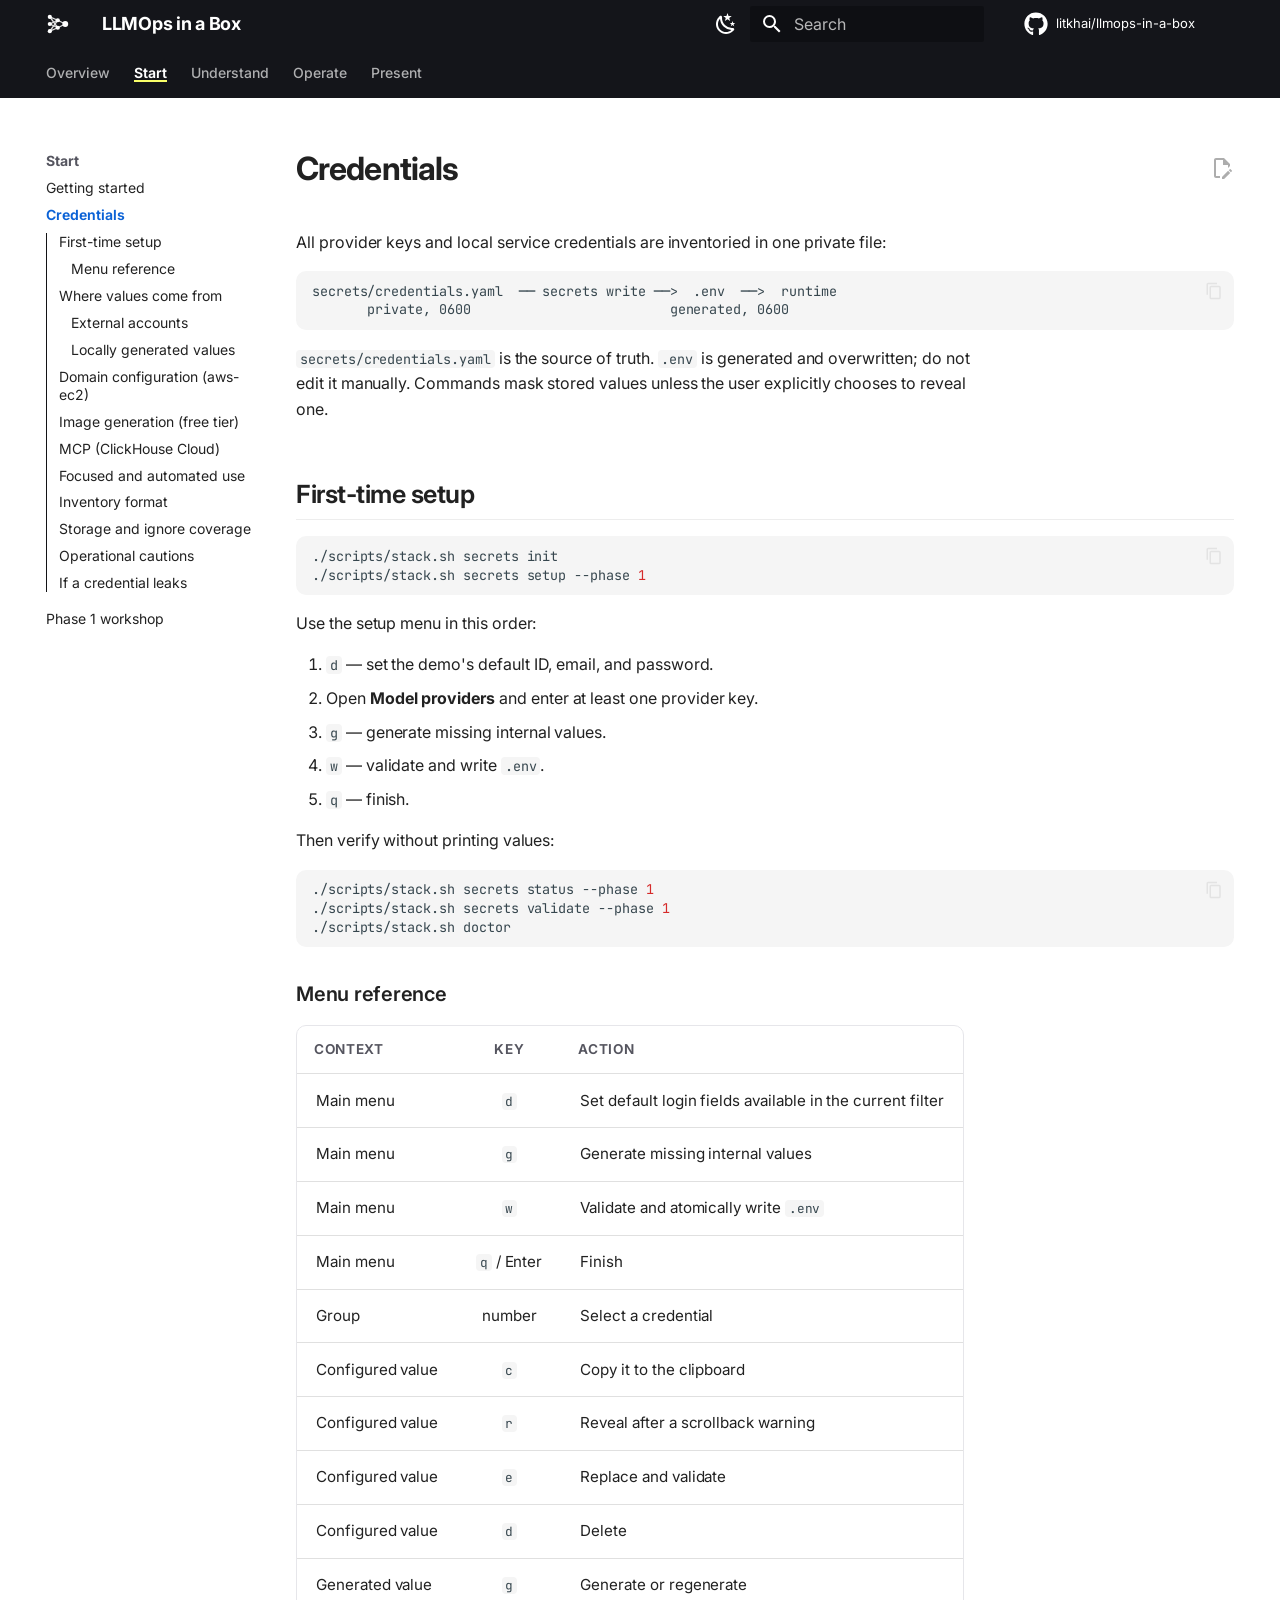
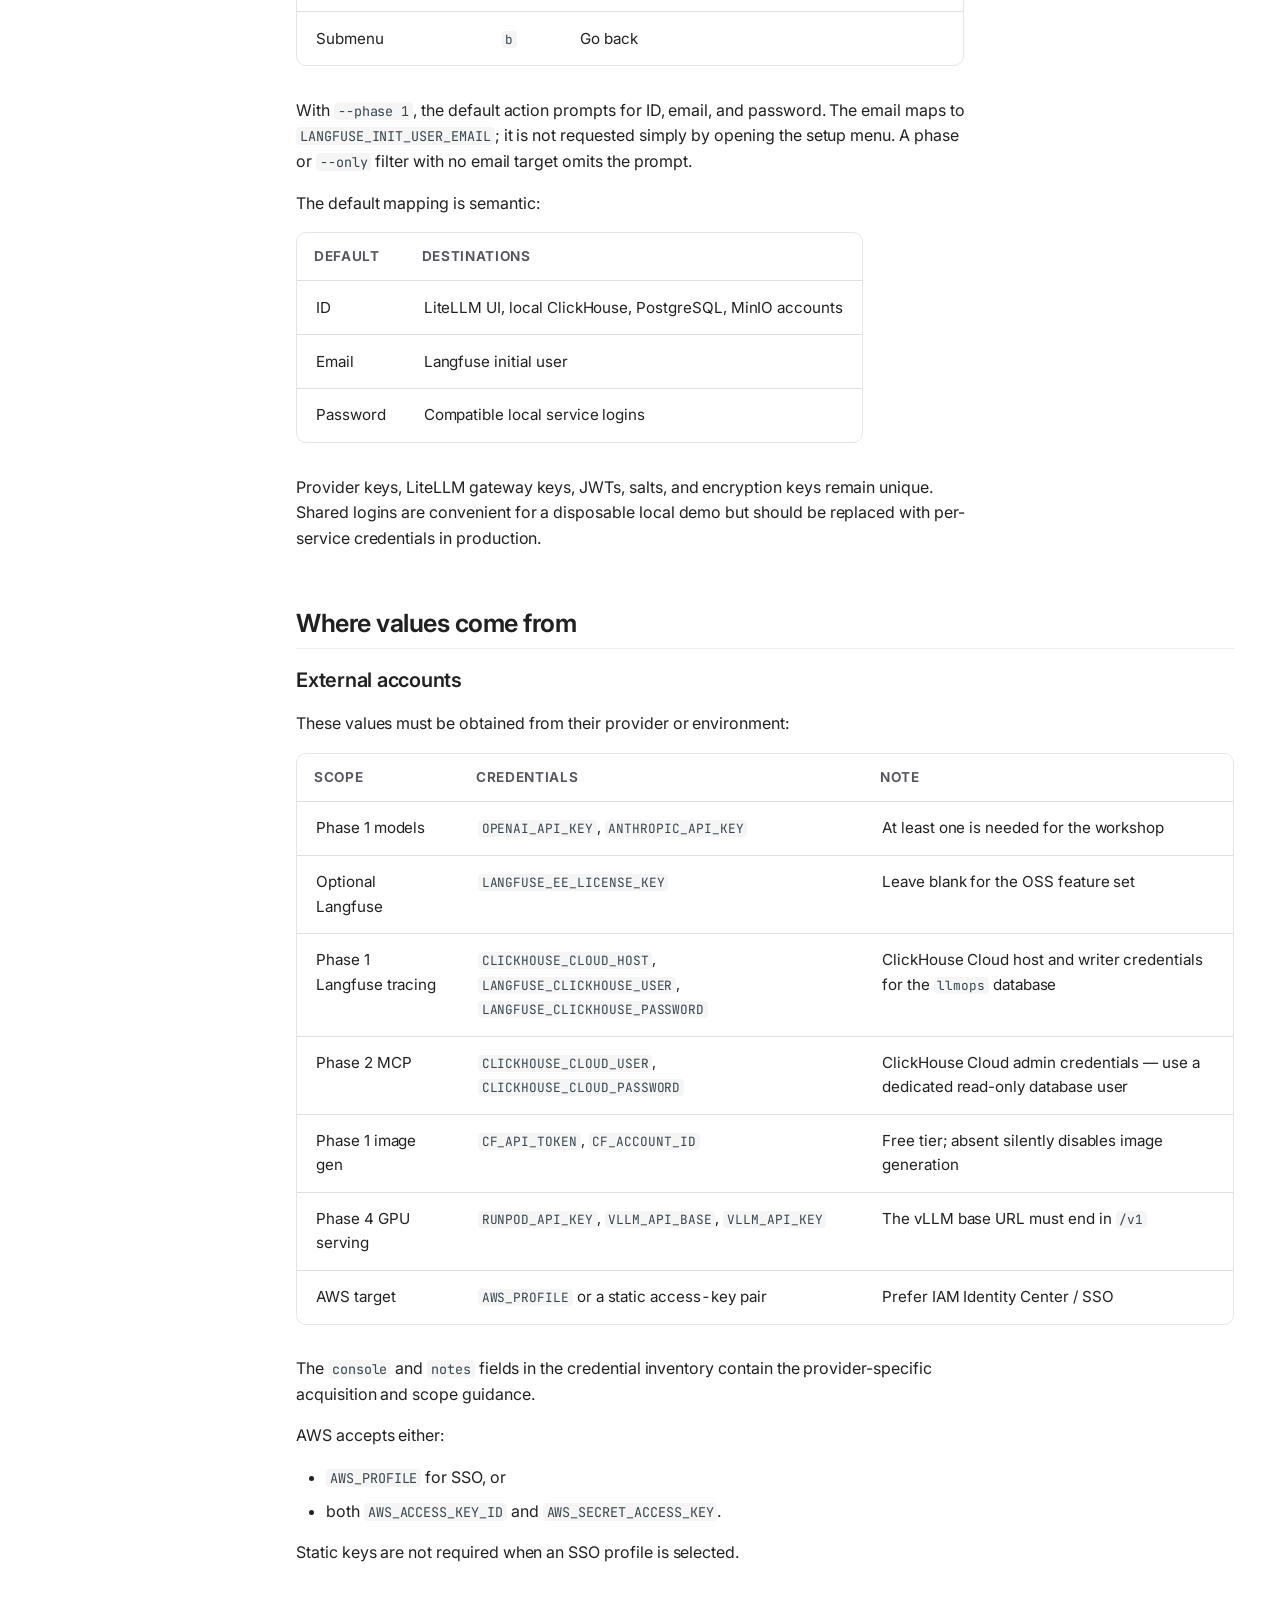
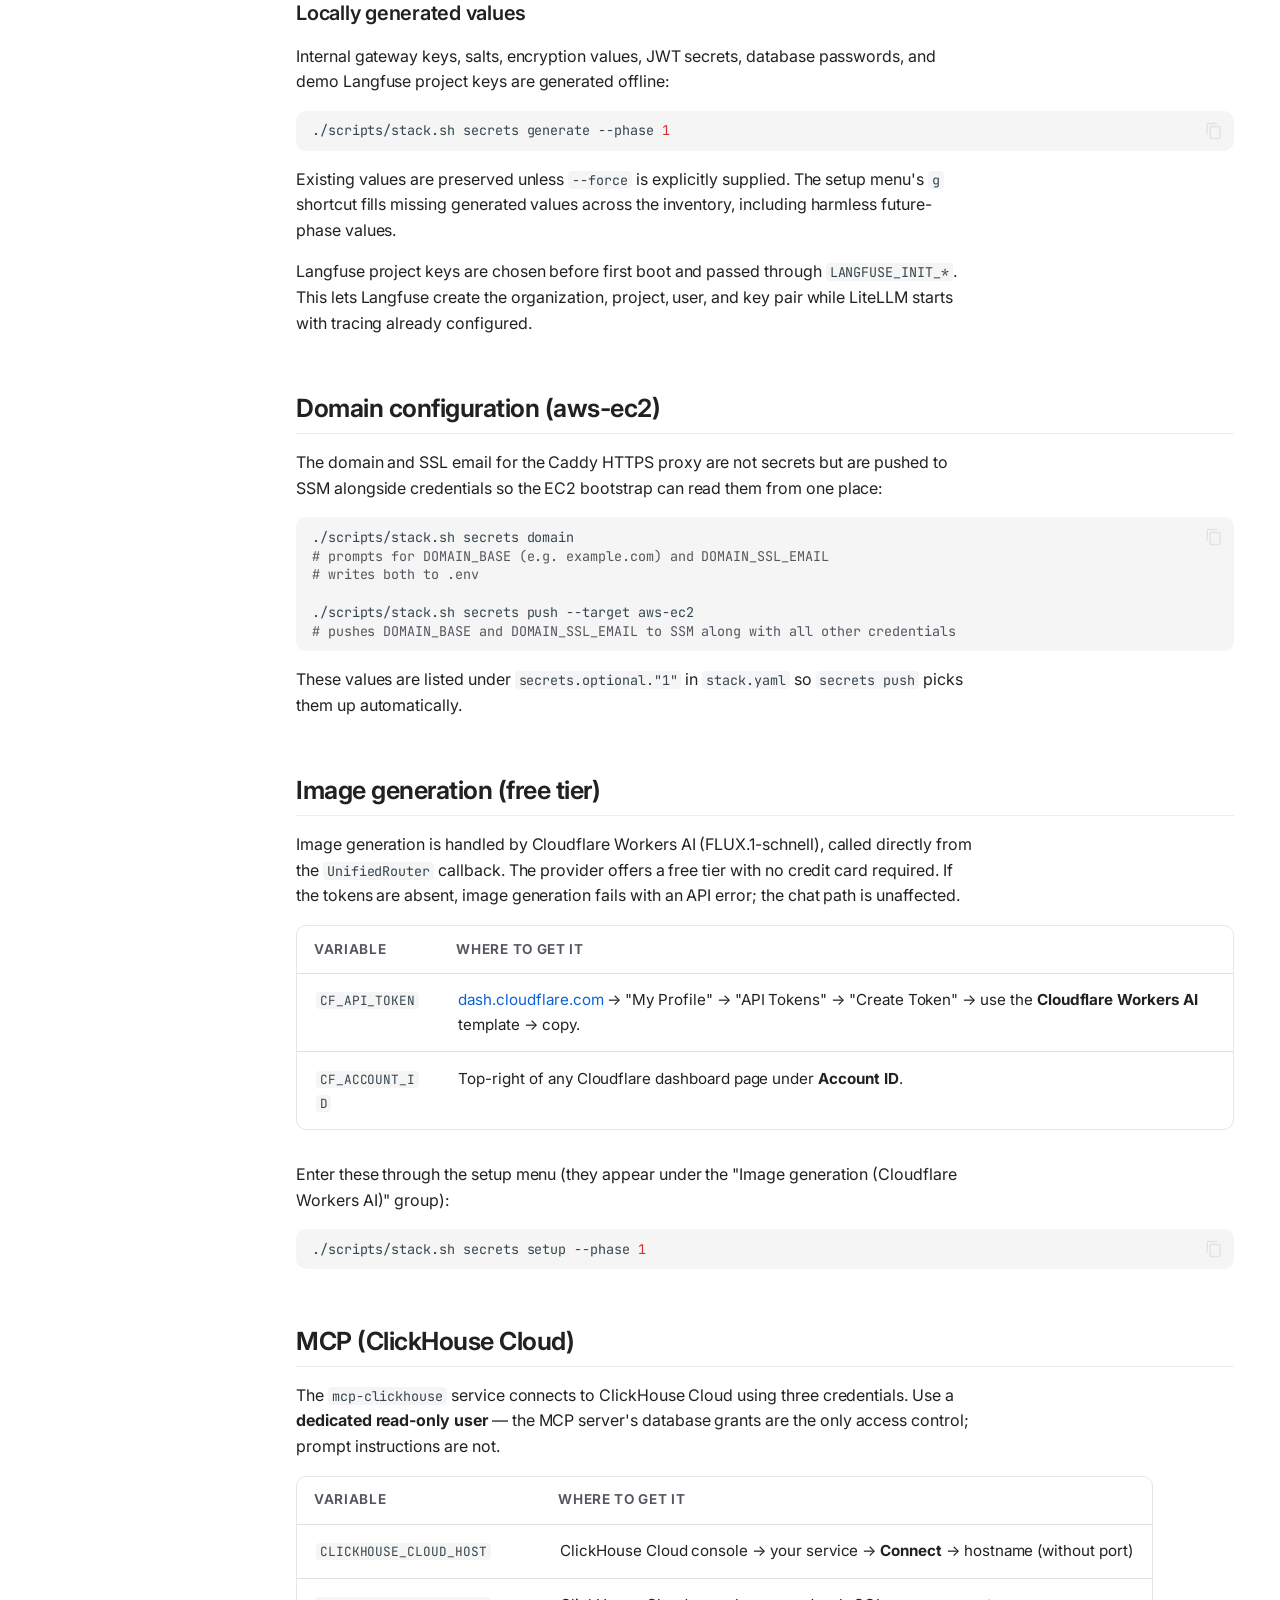
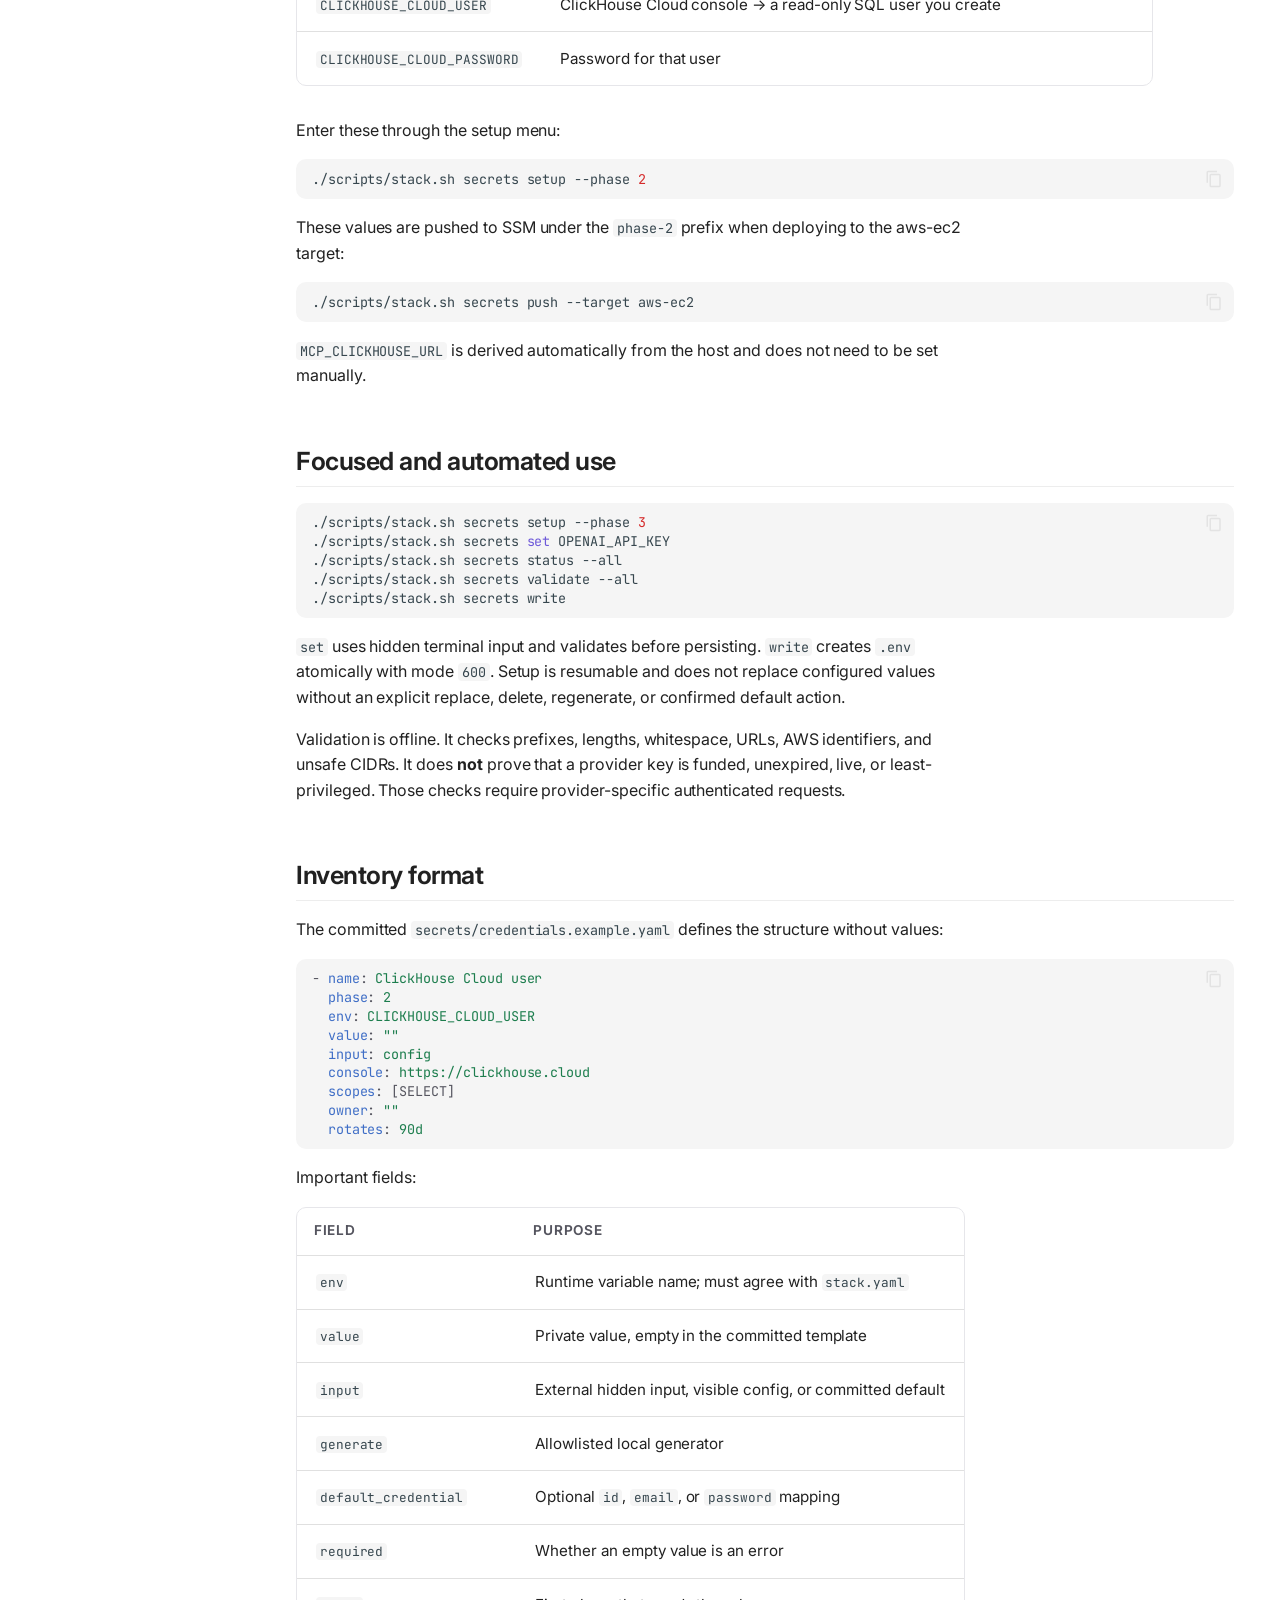
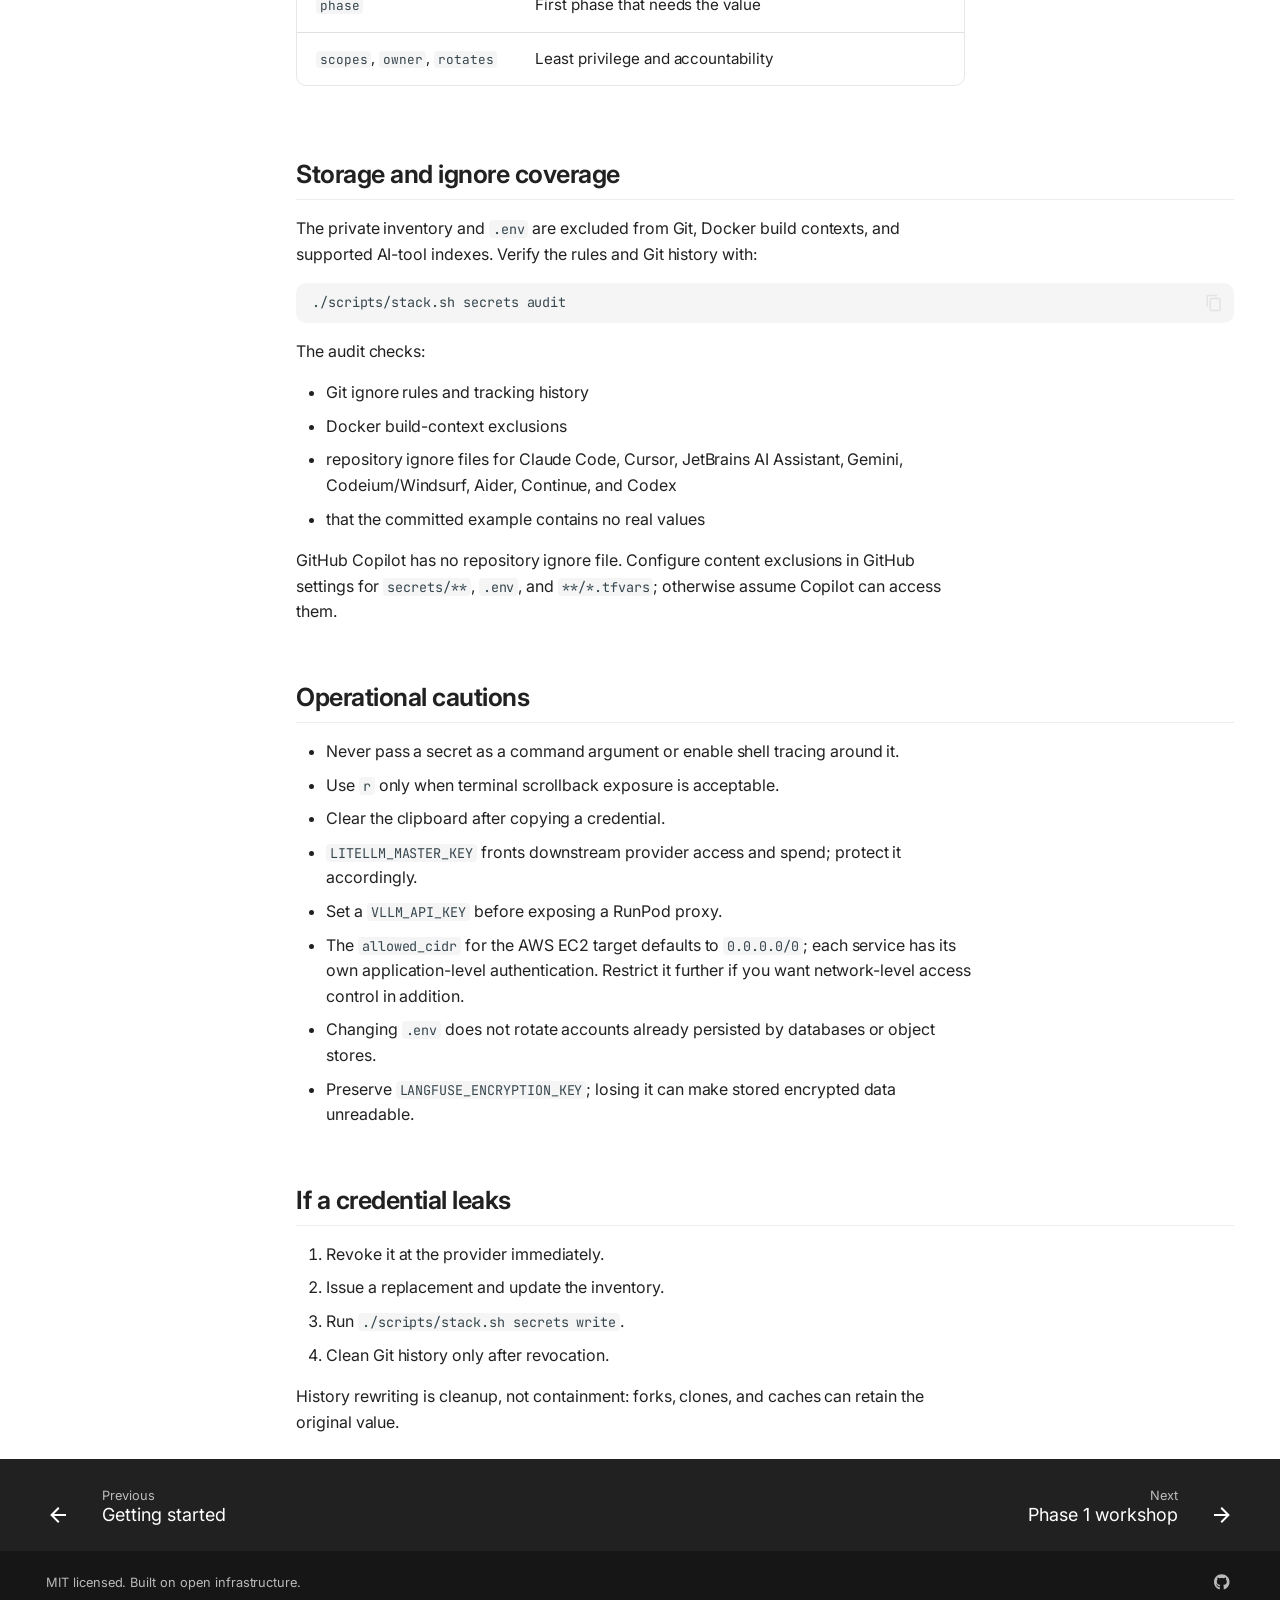
<file: credentials/index.html>
<!doctype html>
<html lang="en" class="no-js">
  <head>
    
      <meta charset="utf-8">
      <meta name="viewport" content="width=device-width,initial-scale=1">
      
        <meta name="description" content="A composable LLMOps reference stack: one gateway for commercial and self-hosted models, full-stack tracing from the first request, and one declarative stack definition.">
      
      
        <meta name="author" content="Kee Hoon Lee">
      
      
        <link rel="canonical" href="https://litkhai.github.io/llmops-in-a-box/credentials/">
      
      
        <link rel="prev" href="../getting-started/">
      
      
        <link rel="next" href="../workshop/">
      
      
      <link rel="icon" href="../assets/favicon.svg">
      <meta name="generator" content="mkdocs-1.6.1, mkdocs-material-9.5.44">
    
    
      
        <title>Credentials - LLMOps in a Box</title>
      
    
    
      <link rel="stylesheet" href="../assets/stylesheets/main.0253249f.min.css">
      
        
        <link rel="stylesheet" href="../assets/stylesheets/palette.06af60db.min.css">
      
      


    
    
      
    
    
      
        
        
        <link rel="preconnect" href="https://fonts.gstatic.com" crossorigin>
        <link rel="stylesheet" href="https://fonts.googleapis.com/css?family=Inter:300,300i,400,400i,700,700i%7CJetBrains+Mono:400,400i,700,700i&display=fallback">
        <style>:root{--md-text-font:"Inter";--md-code-font:"JetBrains Mono"}</style>
      
    
    
      <link rel="stylesheet" href="../stylesheets/extra.css">
    
    <script>__md_scope=new URL("..",location),__md_hash=e=>[...e].reduce(((e,_)=>(e<<5)-e+_.charCodeAt(0)),0),__md_get=(e,_=localStorage,t=__md_scope)=>JSON.parse(_.getItem(t.pathname+"."+e)),__md_set=(e,_,t=localStorage,a=__md_scope)=>{try{t.setItem(a.pathname+"."+e,JSON.stringify(_))}catch(e){}}</script>
    
      

    
    
    
  </head>
  
  
    
    
      
    
    
    
    
    <body dir="ltr" data-md-color-scheme="slate" data-md-color-primary="black" data-md-color-accent="yellow">
  
    
    <input class="md-toggle" data-md-toggle="drawer" type="checkbox" id="__drawer" autocomplete="off">
    <input class="md-toggle" data-md-toggle="search" type="checkbox" id="__search" autocomplete="off">
    <label class="md-overlay" for="__drawer"></label>
    <div data-md-component="skip">
      
        
        <a href="#credentials" class="md-skip">
          Skip to content
        </a>
      
    </div>
    <div data-md-component="announce">
      
    </div>
    
    
      

  

<header class="md-header md-header--shadow md-header--lifted" data-md-component="header">
  <nav class="md-header__inner md-grid" aria-label="Header">
    <a href=".." title="LLMOps in a Box" class="md-header__button md-logo" aria-label="LLMOps in a Box" data-md-component="logo">
      
  <img src="../assets/logo.svg" alt="logo">

    </a>
    <label class="md-header__button md-icon" for="__drawer">
      
      <svg xmlns="http://www.w3.org/2000/svg" viewBox="0 0 24 24"><path d="M3 6h18v2H3zm0 5h18v2H3zm0 5h18v2H3z"/></svg>
    </label>
    <div class="md-header__title" data-md-component="header-title">
      <div class="md-header__ellipsis">
        <div class="md-header__topic">
          <span class="md-ellipsis">
            LLMOps in a Box
          </span>
        </div>
        <div class="md-header__topic" data-md-component="header-topic">
          <span class="md-ellipsis">
            
              Credentials
            
          </span>
        </div>
      </div>
    </div>
    
      
        <form class="md-header__option" data-md-component="palette">
  
    
    
    
    <input class="md-option" data-md-color-media="(prefers-color-scheme: dark)" data-md-color-scheme="slate" data-md-color-primary="black" data-md-color-accent="yellow"  aria-label="Switch to light mode"  type="radio" name="__palette" id="__palette_0">
    
      <label class="md-header__button md-icon" title="Switch to light mode" for="__palette_1" hidden>
        <svg xmlns="http://www.w3.org/2000/svg" viewBox="0 0 24 24"><path d="M12 7a5 5 0 0 1 5 5 5 5 0 0 1-5 5 5 5 0 0 1-5-5 5 5 0 0 1 5-5m0 2a3 3 0 0 0-3 3 3 3 0 0 0 3 3 3 3 0 0 0 3-3 3 3 0 0 0-3-3m0-7 2.39 3.42C13.65 5.15 12.84 5 12 5s-1.65.15-2.39.42zM3.34 7l4.16-.35A7.2 7.2 0 0 0 5.94 8.5c-.44.74-.69 1.5-.83 2.29zm.02 10 1.76-3.77a7.131 7.131 0 0 0 2.38 4.14zM20.65 7l-1.77 3.79a7.02 7.02 0 0 0-2.38-4.15zm-.01 10-4.14.36c.59-.51 1.12-1.14 1.54-1.86.42-.73.69-1.5.83-2.29zM12 22l-2.41-3.44c.74.27 1.55.44 2.41.44.82 0 1.63-.17 2.37-.44z"/></svg>
      </label>
    
  
    
    
    
    <input class="md-option" data-md-color-media="(prefers-color-scheme: light)" data-md-color-scheme="default" data-md-color-primary="black" data-md-color-accent="yellow"  aria-label="Switch to dark mode"  type="radio" name="__palette" id="__palette_1">
    
      <label class="md-header__button md-icon" title="Switch to dark mode" for="__palette_0" hidden>
        <svg xmlns="http://www.w3.org/2000/svg" viewBox="0 0 24 24"><path d="m17.75 4.09-2.53 1.94.91 3.06-2.63-1.81-2.63 1.81.91-3.06-2.53-1.94L12.44 4l1.06-3 1.06 3zm3.5 6.91-1.64 1.25.59 1.98-1.7-1.17-1.7 1.17.59-1.98L15.75 11l2.06-.05L18.5 9l.69 1.95zm-2.28 4.95c.83-.08 1.72 1.1 1.19 1.85-.32.45-.66.87-1.08 1.27C15.17 23 8.84 23 4.94 19.07c-3.91-3.9-3.91-10.24 0-14.14.4-.4.82-.76 1.27-1.08.75-.53 1.93.36 1.85 1.19-.27 2.86.69 5.83 2.89 8.02a9.96 9.96 0 0 0 8.02 2.89m-1.64 2.02a12.08 12.08 0 0 1-7.8-3.47c-2.17-2.19-3.33-5-3.49-7.82-2.81 3.14-2.7 7.96.31 10.98 3.02 3.01 7.84 3.12 10.98.31"/></svg>
      </label>
    
  
</form>
      
    
    
      <script>var palette=__md_get("__palette");if(palette&&palette.color){if("(prefers-color-scheme)"===palette.color.media){var media=matchMedia("(prefers-color-scheme: light)"),input=document.querySelector(media.matches?"[data-md-color-media='(prefers-color-scheme: light)']":"[data-md-color-media='(prefers-color-scheme: dark)']");palette.color.media=input.getAttribute("data-md-color-media"),palette.color.scheme=input.getAttribute("data-md-color-scheme"),palette.color.primary=input.getAttribute("data-md-color-primary"),palette.color.accent=input.getAttribute("data-md-color-accent")}for(var[key,value]of Object.entries(palette.color))document.body.setAttribute("data-md-color-"+key,value)}</script>
    
    
    
      <label class="md-header__button md-icon" for="__search">
        
        <svg xmlns="http://www.w3.org/2000/svg" viewBox="0 0 24 24"><path d="M9.5 3A6.5 6.5 0 0 1 16 9.5c0 1.61-.59 3.09-1.56 4.23l.27.27h.79l5 5-1.5 1.5-5-5v-.79l-.27-.27A6.52 6.52 0 0 1 9.5 16 6.5 6.5 0 0 1 3 9.5 6.5 6.5 0 0 1 9.5 3m0 2C7 5 5 7 5 9.5S7 14 9.5 14 14 12 14 9.5 12 5 9.5 5"/></svg>
      </label>
      <div class="md-search" data-md-component="search" role="dialog">
  <label class="md-search__overlay" for="__search"></label>
  <div class="md-search__inner" role="search">
    <form class="md-search__form" name="search">
      <input type="text" class="md-search__input" name="query" aria-label="Search" placeholder="Search" autocapitalize="off" autocorrect="off" autocomplete="off" spellcheck="false" data-md-component="search-query" required>
      <label class="md-search__icon md-icon" for="__search">
        
        <svg xmlns="http://www.w3.org/2000/svg" viewBox="0 0 24 24"><path d="M9.5 3A6.5 6.5 0 0 1 16 9.5c0 1.61-.59 3.09-1.56 4.23l.27.27h.79l5 5-1.5 1.5-5-5v-.79l-.27-.27A6.52 6.52 0 0 1 9.5 16 6.5 6.5 0 0 1 3 9.5 6.5 6.5 0 0 1 9.5 3m0 2C7 5 5 7 5 9.5S7 14 9.5 14 14 12 14 9.5 12 5 9.5 5"/></svg>
        
        <svg xmlns="http://www.w3.org/2000/svg" viewBox="0 0 24 24"><path d="M20 11v2H8l5.5 5.5-1.42 1.42L4.16 12l7.92-7.92L13.5 5.5 8 11z"/></svg>
      </label>
      <nav class="md-search__options" aria-label="Search">
        
          <a href="javascript:void(0)" class="md-search__icon md-icon" title="Share" aria-label="Share" data-clipboard data-clipboard-text="" data-md-component="search-share" tabindex="-1">
            
            <svg xmlns="http://www.w3.org/2000/svg" viewBox="0 0 24 24"><path d="M18 16.08c-.76 0-1.44.3-1.96.77L8.91 12.7c.05-.23.09-.46.09-.7s-.04-.47-.09-.7l7.05-4.11c.54.5 1.25.81 2.04.81a3 3 0 0 0 3-3 3 3 0 0 0-3-3 3 3 0 0 0-3 3c0 .24.04.47.09.7L8.04 9.81C7.5 9.31 6.79 9 6 9a3 3 0 0 0-3 3 3 3 0 0 0 3 3c.79 0 1.5-.31 2.04-.81l7.12 4.15c-.05.21-.08.43-.08.66 0 1.61 1.31 2.91 2.92 2.91s2.92-1.3 2.92-2.91A2.92 2.92 0 0 0 18 16.08"/></svg>
          </a>
        
        <button type="reset" class="md-search__icon md-icon" title="Clear" aria-label="Clear" tabindex="-1">
          
          <svg xmlns="http://www.w3.org/2000/svg" viewBox="0 0 24 24"><path d="M19 6.41 17.59 5 12 10.59 6.41 5 5 6.41 10.59 12 5 17.59 6.41 19 12 13.41 17.59 19 19 17.59 13.41 12z"/></svg>
        </button>
      </nav>
      
        <div class="md-search__suggest" data-md-component="search-suggest"></div>
      
    </form>
    <div class="md-search__output">
      <div class="md-search__scrollwrap" tabindex="0" data-md-scrollfix>
        <div class="md-search-result" data-md-component="search-result">
          <div class="md-search-result__meta">
            Initializing search
          </div>
          <ol class="md-search-result__list" role="presentation"></ol>
        </div>
      </div>
    </div>
  </div>
</div>
    
    
      <div class="md-header__source">
        <a href="https://github.com/litkhai/llmops-in-a-box" title="Go to repository" class="md-source" data-md-component="source">
  <div class="md-source__icon md-icon">
    
    <svg xmlns="http://www.w3.org/2000/svg" viewBox="0 0 496 512"><!--! Font Awesome Free 6.6.0 by @fontawesome - https://fontawesome.com License - https://fontawesome.com/license/free (Icons: CC BY 4.0, Fonts: SIL OFL 1.1, Code: MIT License) Copyright 2024 Fonticons, Inc.--><path d="M165.9 397.4c0 2-2.3 3.6-5.2 3.6-3.3.3-5.6-1.3-5.6-3.6 0-2 2.3-3.6 5.2-3.6 3-.3 5.6 1.3 5.6 3.6m-31.1-4.5c-.7 2 1.3 4.3 4.3 4.9 2.6 1 5.6 0 6.2-2s-1.3-4.3-4.3-5.2c-2.6-.7-5.5.3-6.2 2.3m44.2-1.7c-2.9.7-4.9 2.6-4.6 4.9.3 2 2.9 3.3 5.9 2.6 2.9-.7 4.9-2.6 4.6-4.6-.3-1.9-3-3.2-5.9-2.9M244.8 8C106.1 8 0 113.3 0 252c0 110.9 69.8 205.8 169.5 239.2 12.8 2.3 17.3-5.6 17.3-12.1 0-6.2-.3-40.4-.3-61.4 0 0-70 15-84.7-29.8 0 0-11.4-29.1-27.8-36.6 0 0-22.9-15.7 1.6-15.4 0 0 24.9 2 38.6 25.8 21.9 38.6 58.6 27.5 72.9 20.9 2.3-16 8.8-27.1 16-33.7-55.9-6.2-112.3-14.3-112.3-110.5 0-27.5 7.6-41.3 23.6-58.9-2.6-6.5-11.1-33.3 2.6-67.9 20.9-6.5 69 27 69 27 20-5.6 41.5-8.5 62.8-8.5s42.8 2.9 62.8 8.5c0 0 48.1-33.6 69-27 13.7 34.7 5.2 61.4 2.6 67.9 16 17.7 25.8 31.5 25.8 58.9 0 96.5-58.9 104.2-114.8 110.5 9.2 7.9 17 22.9 17 46.4 0 33.7-.3 75.4-.3 83.6 0 6.5 4.6 14.4 17.3 12.1C428.2 457.8 496 362.9 496 252 496 113.3 383.5 8 244.8 8M97.2 352.9c-1.3 1-1 3.3.7 5.2 1.6 1.6 3.9 2.3 5.2 1 1.3-1 1-3.3-.7-5.2-1.6-1.6-3.9-2.3-5.2-1m-10.8-8.1c-.7 1.3.3 2.9 2.3 3.9 1.6 1 3.6.7 4.3-.7.7-1.3-.3-2.9-2.3-3.9-2-.6-3.6-.3-4.3.7m32.4 35.6c-1.6 1.3-1 4.3 1.3 6.2 2.3 2.3 5.2 2.6 6.5 1 1.3-1.3.7-4.3-1.3-6.2-2.2-2.3-5.2-2.6-6.5-1m-11.4-14.7c-1.6 1-1.6 3.6 0 5.9s4.3 3.3 5.6 2.3c1.6-1.3 1.6-3.9 0-6.2-1.4-2.3-4-3.3-5.6-2"/></svg>
  </div>
  <div class="md-source__repository">
    litkhai/llmops-in-a-box
  </div>
</a>
      </div>
    
  </nav>
  
    
      
<nav class="md-tabs" aria-label="Tabs" data-md-component="tabs">
  <div class="md-grid">
    <ul class="md-tabs__list">
      
        
  
  
  
    <li class="md-tabs__item">
      <a href=".." class="md-tabs__link">
        
  
    
  
  Overview

      </a>
    </li>
  

      
        
  
  
    
  
  
    
    
      <li class="md-tabs__item md-tabs__item--active">
        <a href="../getting-started/" class="md-tabs__link">
          
  
  Start

        </a>
      </li>
    
  

      
        
  
  
  
    
    
      <li class="md-tabs__item">
        <a href="../background/" class="md-tabs__link">
          
  
  Understand

        </a>
      </li>
    
  

      
        
  
  
  
    
    
      <li class="md-tabs__item">
        <a href="../deployment/" class="md-tabs__link">
          
  
  Operate

        </a>
      </li>
    
  

      
        
  
  
  
    
    
      <li class="md-tabs__item">
        <a href="../demo-flow/" class="md-tabs__link">
          
  
  Present

        </a>
      </li>
    
  

      
    </ul>
  </div>
</nav>
    
  
</header>
    
    <div class="md-container" data-md-component="container">
      
      
        
      
      <main class="md-main" data-md-component="main">
        <div class="md-main__inner md-grid">
          
            
              
              <div class="md-sidebar md-sidebar--primary" data-md-component="sidebar" data-md-type="navigation" >
                <div class="md-sidebar__scrollwrap">
                  <div class="md-sidebar__inner">
                    


  


  

<nav class="md-nav md-nav--primary md-nav--lifted md-nav--integrated" aria-label="Navigation" data-md-level="0">
  <label class="md-nav__title" for="__drawer">
    <a href=".." title="LLMOps in a Box" class="md-nav__button md-logo" aria-label="LLMOps in a Box" data-md-component="logo">
      
  <img src="../assets/logo.svg" alt="logo">

    </a>
    LLMOps in a Box
  </label>
  
    <div class="md-nav__source">
      <a href="https://github.com/litkhai/llmops-in-a-box" title="Go to repository" class="md-source" data-md-component="source">
  <div class="md-source__icon md-icon">
    
    <svg xmlns="http://www.w3.org/2000/svg" viewBox="0 0 496 512"><!--! Font Awesome Free 6.6.0 by @fontawesome - https://fontawesome.com License - https://fontawesome.com/license/free (Icons: CC BY 4.0, Fonts: SIL OFL 1.1, Code: MIT License) Copyright 2024 Fonticons, Inc.--><path d="M165.9 397.4c0 2-2.3 3.6-5.2 3.6-3.3.3-5.6-1.3-5.6-3.6 0-2 2.3-3.6 5.2-3.6 3-.3 5.6 1.3 5.6 3.6m-31.1-4.5c-.7 2 1.3 4.3 4.3 4.9 2.6 1 5.6 0 6.2-2s-1.3-4.3-4.3-5.2c-2.6-.7-5.5.3-6.2 2.3m44.2-1.7c-2.9.7-4.9 2.6-4.6 4.9.3 2 2.9 3.3 5.9 2.6 2.9-.7 4.9-2.6 4.6-4.6-.3-1.9-3-3.2-5.9-2.9M244.8 8C106.1 8 0 113.3 0 252c0 110.9 69.8 205.8 169.5 239.2 12.8 2.3 17.3-5.6 17.3-12.1 0-6.2-.3-40.4-.3-61.4 0 0-70 15-84.7-29.8 0 0-11.4-29.1-27.8-36.6 0 0-22.9-15.7 1.6-15.4 0 0 24.9 2 38.6 25.8 21.9 38.6 58.6 27.5 72.9 20.9 2.3-16 8.8-27.1 16-33.7-55.9-6.2-112.3-14.3-112.3-110.5 0-27.5 7.6-41.3 23.6-58.9-2.6-6.5-11.1-33.3 2.6-67.9 20.9-6.5 69 27 69 27 20-5.6 41.5-8.5 62.8-8.5s42.8 2.9 62.8 8.5c0 0 48.1-33.6 69-27 13.7 34.7 5.2 61.4 2.6 67.9 16 17.7 25.8 31.5 25.8 58.9 0 96.5-58.9 104.2-114.8 110.5 9.2 7.9 17 22.9 17 46.4 0 33.7-.3 75.4-.3 83.6 0 6.5 4.6 14.4 17.3 12.1C428.2 457.8 496 362.9 496 252 496 113.3 383.5 8 244.8 8M97.2 352.9c-1.3 1-1 3.3.7 5.2 1.6 1.6 3.9 2.3 5.2 1 1.3-1 1-3.3-.7-5.2-1.6-1.6-3.9-2.3-5.2-1m-10.8-8.1c-.7 1.3.3 2.9 2.3 3.9 1.6 1 3.6.7 4.3-.7.7-1.3-.3-2.9-2.3-3.9-2-.6-3.6-.3-4.3.7m32.4 35.6c-1.6 1.3-1 4.3 1.3 6.2 2.3 2.3 5.2 2.6 6.5 1 1.3-1.3.7-4.3-1.3-6.2-2.2-2.3-5.2-2.6-6.5-1m-11.4-14.7c-1.6 1-1.6 3.6 0 5.9s4.3 3.3 5.6 2.3c1.6-1.3 1.6-3.9 0-6.2-1.4-2.3-4-3.3-5.6-2"/></svg>
  </div>
  <div class="md-source__repository">
    litkhai/llmops-in-a-box
  </div>
</a>
    </div>
  
  <ul class="md-nav__list" data-md-scrollfix>
    
      
      
  
  
  
  
    <li class="md-nav__item">
      <a href=".." class="md-nav__link">
        
  
  <span class="md-ellipsis">
    Overview
  </span>
  

      </a>
    </li>
  

    
      
      
  
  
    
  
  
  
    
    
    
      
        
        
      
      
    
    
    <li class="md-nav__item md-nav__item--active md-nav__item--section md-nav__item--nested">
      
        
        
        <input class="md-nav__toggle md-toggle " type="checkbox" id="__nav_2" checked>
        
          
          <label class="md-nav__link" for="__nav_2" id="__nav_2_label" tabindex="">
            
  
  <span class="md-ellipsis">
    Start
  </span>
  

            <span class="md-nav__icon md-icon"></span>
          </label>
        
        <nav class="md-nav" data-md-level="1" aria-labelledby="__nav_2_label" aria-expanded="true">
          <label class="md-nav__title" for="__nav_2">
            <span class="md-nav__icon md-icon"></span>
            Start
          </label>
          <ul class="md-nav__list" data-md-scrollfix>
            
              
                
  
  
  
  
    <li class="md-nav__item">
      <a href="../getting-started/" class="md-nav__link">
        
  
  <span class="md-ellipsis">
    Getting started
  </span>
  

      </a>
    </li>
  

              
            
              
                
  
  
    
  
  
  
    <li class="md-nav__item md-nav__item--active">
      
      <input class="md-nav__toggle md-toggle" type="checkbox" id="__toc">
      
      
        
      
      
        <label class="md-nav__link md-nav__link--active" for="__toc">
          
  
  <span class="md-ellipsis">
    Credentials
  </span>
  

          <span class="md-nav__icon md-icon"></span>
        </label>
      
      <a href="./" class="md-nav__link md-nav__link--active">
        
  
  <span class="md-ellipsis">
    Credentials
  </span>
  

      </a>
      
        

<nav class="md-nav md-nav--secondary" aria-label="Table of contents">
  
  
  
    
  
  
    <label class="md-nav__title" for="__toc">
      <span class="md-nav__icon md-icon"></span>
      Table of contents
    </label>
    <ul class="md-nav__list" data-md-component="toc" data-md-scrollfix>
      
        <li class="md-nav__item">
  <a href="#first-time-setup" class="md-nav__link">
    <span class="md-ellipsis">
      First-time setup
    </span>
  </a>
  
    <nav class="md-nav" aria-label="First-time setup">
      <ul class="md-nav__list">
        
          <li class="md-nav__item">
  <a href="#menu-reference" class="md-nav__link">
    <span class="md-ellipsis">
      Menu reference
    </span>
  </a>
  
</li>
        
      </ul>
    </nav>
  
</li>
      
        <li class="md-nav__item">
  <a href="#where-values-come-from" class="md-nav__link">
    <span class="md-ellipsis">
      Where values come from
    </span>
  </a>
  
    <nav class="md-nav" aria-label="Where values come from">
      <ul class="md-nav__list">
        
          <li class="md-nav__item">
  <a href="#external-accounts" class="md-nav__link">
    <span class="md-ellipsis">
      External accounts
    </span>
  </a>
  
</li>
        
          <li class="md-nav__item">
  <a href="#locally-generated-values" class="md-nav__link">
    <span class="md-ellipsis">
      Locally generated values
    </span>
  </a>
  
</li>
        
      </ul>
    </nav>
  
</li>
      
        <li class="md-nav__item">
  <a href="#domain-configuration-aws-ec2" class="md-nav__link">
    <span class="md-ellipsis">
      Domain configuration (aws-ec2)
    </span>
  </a>
  
</li>
      
        <li class="md-nav__item">
  <a href="#image-generation-free-tier" class="md-nav__link">
    <span class="md-ellipsis">
      Image generation (free tier)
    </span>
  </a>
  
</li>
      
        <li class="md-nav__item">
  <a href="#mcp-clickhouse-cloud" class="md-nav__link">
    <span class="md-ellipsis">
      MCP (ClickHouse Cloud)
    </span>
  </a>
  
</li>
      
        <li class="md-nav__item">
  <a href="#focused-and-automated-use" class="md-nav__link">
    <span class="md-ellipsis">
      Focused and automated use
    </span>
  </a>
  
</li>
      
        <li class="md-nav__item">
  <a href="#inventory-format" class="md-nav__link">
    <span class="md-ellipsis">
      Inventory format
    </span>
  </a>
  
</li>
      
        <li class="md-nav__item">
  <a href="#storage-and-ignore-coverage" class="md-nav__link">
    <span class="md-ellipsis">
      Storage and ignore coverage
    </span>
  </a>
  
</li>
      
        <li class="md-nav__item">
  <a href="#operational-cautions" class="md-nav__link">
    <span class="md-ellipsis">
      Operational cautions
    </span>
  </a>
  
</li>
      
        <li class="md-nav__item">
  <a href="#if-a-credential-leaks" class="md-nav__link">
    <span class="md-ellipsis">
      If a credential leaks
    </span>
  </a>
  
</li>
      
    </ul>
  
</nav>
      
    </li>
  

              
            
              
                
  
  
  
  
    <li class="md-nav__item">
      <a href="../workshop/" class="md-nav__link">
        
  
  <span class="md-ellipsis">
    Phase 1 workshop
  </span>
  

      </a>
    </li>
  

              
            
          </ul>
        </nav>
      
    </li>
  

    
      
      
  
  
  
  
    
    
    
      
      
    
    
    <li class="md-nav__item md-nav__item--nested">
      
        
        
        <input class="md-nav__toggle md-toggle " type="checkbox" id="__nav_3" >
        
          
          <label class="md-nav__link" for="__nav_3" id="__nav_3_label" tabindex="0">
            
  
  <span class="md-ellipsis">
    Understand
  </span>
  

            <span class="md-nav__icon md-icon"></span>
          </label>
        
        <nav class="md-nav" data-md-level="1" aria-labelledby="__nav_3_label" aria-expanded="false">
          <label class="md-nav__title" for="__nav_3">
            <span class="md-nav__icon md-icon"></span>
            Understand
          </label>
          <ul class="md-nav__list" data-md-scrollfix>
            
              
                
  
  
  
  
    <li class="md-nav__item">
      <a href="../background/" class="md-nav__link">
        
  
  <span class="md-ellipsis">
    Background
  </span>
  

      </a>
    </li>
  

              
            
              
                
  
  
  
  
    <li class="md-nav__item">
      <a href="../phases/" class="md-nav__link">
        
  
  <span class="md-ellipsis">
    Build-out phases
  </span>
  

      </a>
    </li>
  

              
            
              
                
  
  
  
  
    <li class="md-nav__item">
      <a href="../configuration/" class="md-nav__link">
        
  
  <span class="md-ellipsis">
    Configuration
  </span>
  

      </a>
    </li>
  

              
            
          </ul>
        </nav>
      
    </li>
  

    
      
      
  
  
  
  
    
    
    
      
      
    
    
    <li class="md-nav__item md-nav__item--nested">
      
        
        
        <input class="md-nav__toggle md-toggle " type="checkbox" id="__nav_4" >
        
          
          <label class="md-nav__link" for="__nav_4" id="__nav_4_label" tabindex="0">
            
  
  <span class="md-ellipsis">
    Operate
  </span>
  

            <span class="md-nav__icon md-icon"></span>
          </label>
        
        <nav class="md-nav" data-md-level="1" aria-labelledby="__nav_4_label" aria-expanded="false">
          <label class="md-nav__title" for="__nav_4">
            <span class="md-nav__icon md-icon"></span>
            Operate
          </label>
          <ul class="md-nav__list" data-md-scrollfix>
            
              
                
  
  
  
  
    <li class="md-nav__item">
      <a href="../deployment/" class="md-nav__link">
        
  
  <span class="md-ellipsis">
    Deployment targets
  </span>
  

      </a>
    </li>
  

              
            
              
                
  
  
  
  
    <li class="md-nav__item">
      <a href="../troubleshooting/" class="md-nav__link">
        
  
  <span class="md-ellipsis">
    Troubleshooting
  </span>
  

      </a>
    </li>
  

              
            
          </ul>
        </nav>
      
    </li>
  

    
      
      
  
  
  
  
    
    
    
      
      
    
    
    <li class="md-nav__item md-nav__item--nested">
      
        
        
        <input class="md-nav__toggle md-toggle " type="checkbox" id="__nav_5" >
        
          
          <label class="md-nav__link" for="__nav_5" id="__nav_5_label" tabindex="0">
            
  
  <span class="md-ellipsis">
    Present
  </span>
  

            <span class="md-nav__icon md-icon"></span>
          </label>
        
        <nav class="md-nav" data-md-level="1" aria-labelledby="__nav_5_label" aria-expanded="false">
          <label class="md-nav__title" for="__nav_5">
            <span class="md-nav__icon md-icon"></span>
            Present
          </label>
          <ul class="md-nav__list" data-md-scrollfix>
            
              
                
  
  
  
  
    <li class="md-nav__item">
      <a href="../demo-flow/" class="md-nav__link">
        
  
  <span class="md-ellipsis">
    Demo flow
  </span>
  

      </a>
    </li>
  

              
            
          </ul>
        </nav>
      
    </li>
  

    
  </ul>
</nav>
                  </div>
                </div>
              </div>
            
            
          
          
            <div class="md-content" data-md-component="content">
              <article class="md-content__inner md-typeset">
                
                  

  
    <a href="https://github.com/litkhai/llmops-in-a-box/edit/main/docs/credentials.md" title="Edit this page" class="md-content__button md-icon">
      
      <svg xmlns="http://www.w3.org/2000/svg" viewBox="0 0 24 24"><path d="M10 20H6V4h7v5h5v3.1l2-2V8l-6-6H6c-1.1 0-2 .9-2 2v16c0 1.1.9 2 2 2h4zm10.2-7c.1 0 .3.1.4.2l1.3 1.3c.2.2.2.6 0 .8l-1 1-2.1-2.1 1-1c.1-.1.2-.2.4-.2m0 3.9L14.1 23H12v-2.1l6.1-6.1z"/></svg>
    </a>
  
  


<h1 id="credentials">Credentials<a class="headerlink" href="#credentials" title="Permanent link">&para;</a></h1>
<p>All provider keys and local service credentials are inventoried in one private
file:</p>
<div class="language-text highlight"><pre><span></span><code><span id="__span-0-1"><a id="__codelineno-0-1" name="__codelineno-0-1" href="#__codelineno-0-1"></a>secrets/credentials.yaml  ── secrets write ──&gt;  .env  ──&gt;  runtime
</span><span id="__span-0-2"><a id="__codelineno-0-2" name="__codelineno-0-2" href="#__codelineno-0-2"></a>       private, 0600                         generated, 0600
</span></code></pre></div>
<p><code>secrets/credentials.yaml</code> is the source of truth. <code>.env</code> is generated and
overwritten; do not edit it manually. Commands mask stored values unless the
user explicitly chooses to reveal one.</p>
<h2 id="first-time-setup">First-time setup<a class="headerlink" href="#first-time-setup" title="Permanent link">&para;</a></h2>
<div class="language-bash highlight"><pre><span></span><code><span id="__span-1-1"><a id="__codelineno-1-1" name="__codelineno-1-1" href="#__codelineno-1-1"></a>./scripts/stack.sh<span class="w"> </span>secrets<span class="w"> </span>init
</span><span id="__span-1-2"><a id="__codelineno-1-2" name="__codelineno-1-2" href="#__codelineno-1-2"></a>./scripts/stack.sh<span class="w"> </span>secrets<span class="w"> </span>setup<span class="w"> </span>--phase<span class="w"> </span><span class="m">1</span>
</span></code></pre></div>
<p>Use the setup menu in this order:</p>
<ol>
<li><code>d</code> — set the demo's default ID, email, and password.</li>
<li>Open <strong>Model providers</strong> and enter at least one provider key.</li>
<li><code>g</code> — generate missing internal values.</li>
<li><code>w</code> — validate and write <code>.env</code>.</li>
<li><code>q</code> — finish.</li>
</ol>
<p>Then verify without printing values:</p>
<div class="language-bash highlight"><pre><span></span><code><span id="__span-2-1"><a id="__codelineno-2-1" name="__codelineno-2-1" href="#__codelineno-2-1"></a>./scripts/stack.sh<span class="w"> </span>secrets<span class="w"> </span>status<span class="w"> </span>--phase<span class="w"> </span><span class="m">1</span>
</span><span id="__span-2-2"><a id="__codelineno-2-2" name="__codelineno-2-2" href="#__codelineno-2-2"></a>./scripts/stack.sh<span class="w"> </span>secrets<span class="w"> </span>validate<span class="w"> </span>--phase<span class="w"> </span><span class="m">1</span>
</span><span id="__span-2-3"><a id="__codelineno-2-3" name="__codelineno-2-3" href="#__codelineno-2-3"></a>./scripts/stack.sh<span class="w"> </span>doctor
</span></code></pre></div>
<h3 id="menu-reference">Menu reference<a class="headerlink" href="#menu-reference" title="Permanent link">&para;</a></h3>
<table>
<thead>
<tr>
<th>Context</th>
<th style="text-align: center;">Key</th>
<th>Action</th>
</tr>
</thead>
<tbody>
<tr>
<td>Main menu</td>
<td style="text-align: center;"><code>d</code></td>
<td>Set default login fields available in the current filter</td>
</tr>
<tr>
<td>Main menu</td>
<td style="text-align: center;"><code>g</code></td>
<td>Generate missing internal values</td>
</tr>
<tr>
<td>Main menu</td>
<td style="text-align: center;"><code>w</code></td>
<td>Validate and atomically write <code>.env</code></td>
</tr>
<tr>
<td>Main menu</td>
<td style="text-align: center;"><code>q</code> / Enter</td>
<td>Finish</td>
</tr>
<tr>
<td>Group</td>
<td style="text-align: center;">number</td>
<td>Select a credential</td>
</tr>
<tr>
<td>Configured value</td>
<td style="text-align: center;"><code>c</code></td>
<td>Copy it to the clipboard</td>
</tr>
<tr>
<td>Configured value</td>
<td style="text-align: center;"><code>r</code></td>
<td>Reveal after a scrollback warning</td>
</tr>
<tr>
<td>Configured value</td>
<td style="text-align: center;"><code>e</code></td>
<td>Replace and validate</td>
</tr>
<tr>
<td>Configured value</td>
<td style="text-align: center;"><code>d</code></td>
<td>Delete</td>
</tr>
<tr>
<td>Generated value</td>
<td style="text-align: center;"><code>g</code></td>
<td>Generate or regenerate</td>
</tr>
<tr>
<td>Submenu</td>
<td style="text-align: center;"><code>b</code></td>
<td>Go back</td>
</tr>
</tbody>
</table>
<p>With <code>--phase 1</code>, the default action prompts for ID, email, and password. The
email maps to <code>LANGFUSE_INIT_USER_EMAIL</code>; it is not requested simply by opening
the setup menu. A phase or <code>--only</code> filter with no email target omits the
prompt.</p>
<p>The default mapping is semantic:</p>
<table>
<thead>
<tr>
<th>Default</th>
<th>Destinations</th>
</tr>
</thead>
<tbody>
<tr>
<td>ID</td>
<td>LiteLLM UI, local ClickHouse, PostgreSQL, MinIO accounts</td>
</tr>
<tr>
<td>Email</td>
<td>Langfuse initial user</td>
</tr>
<tr>
<td>Password</td>
<td>Compatible local service logins</td>
</tr>
</tbody>
</table>
<p>Provider keys, LiteLLM gateway keys, JWTs, salts, and encryption keys remain
unique. Shared logins are convenient for a disposable local demo but should be
replaced with per-service credentials in production.</p>
<h2 id="where-values-come-from">Where values come from<a class="headerlink" href="#where-values-come-from" title="Permanent link">&para;</a></h2>
<h3 id="external-accounts">External accounts<a class="headerlink" href="#external-accounts" title="Permanent link">&para;</a></h3>
<p>These values must be obtained from their provider or environment:</p>
<table>
<thead>
<tr>
<th>Scope</th>
<th>Credentials</th>
<th>Note</th>
</tr>
</thead>
<tbody>
<tr>
<td>Phase 1 models</td>
<td><code>OPENAI_API_KEY</code>, <code>ANTHROPIC_API_KEY</code></td>
<td>At least one is needed for the workshop</td>
</tr>
<tr>
<td>Optional Langfuse</td>
<td><code>LANGFUSE_EE_LICENSE_KEY</code></td>
<td>Leave blank for the OSS feature set</td>
</tr>
<tr>
<td>Phase 1 Langfuse tracing</td>
<td><code>CLICKHOUSE_CLOUD_HOST</code>, <code>LANGFUSE_CLICKHOUSE_USER</code>, <code>LANGFUSE_CLICKHOUSE_PASSWORD</code></td>
<td>ClickHouse Cloud host and writer credentials for the <code>llmops</code> database</td>
</tr>
<tr>
<td>Phase 2 MCP</td>
<td><code>CLICKHOUSE_CLOUD_USER</code>, <code>CLICKHOUSE_CLOUD_PASSWORD</code></td>
<td>ClickHouse Cloud admin credentials — use a dedicated read-only database user</td>
</tr>
<tr>
<td>Phase 1 image gen</td>
<td><code>CF_API_TOKEN</code>, <code>CF_ACCOUNT_ID</code></td>
<td>Free tier; absent silently disables image generation</td>
</tr>
<tr>
<td>Phase 4 GPU serving</td>
<td><code>RUNPOD_API_KEY</code>, <code>VLLM_API_BASE</code>, <code>VLLM_API_KEY</code></td>
<td>The vLLM base URL must end in <code>/v1</code></td>
</tr>
<tr>
<td>AWS target</td>
<td><code>AWS_PROFILE</code> or a static access-key pair</td>
<td>Prefer IAM Identity Center / SSO</td>
</tr>
</tbody>
</table>
<p>The <code>console</code> and <code>notes</code> fields in the credential inventory contain the
provider-specific acquisition and scope guidance.</p>
<p>AWS accepts either:</p>
<ul>
<li><code>AWS_PROFILE</code> for SSO, or</li>
<li>both <code>AWS_ACCESS_KEY_ID</code> and <code>AWS_SECRET_ACCESS_KEY</code>.</li>
</ul>
<p>Static keys are not required when an SSO profile is selected.</p>
<h3 id="locally-generated-values">Locally generated values<a class="headerlink" href="#locally-generated-values" title="Permanent link">&para;</a></h3>
<p>Internal gateway keys, salts, encryption values, JWT secrets, database
passwords, and demo Langfuse project keys are generated offline:</p>
<div class="language-bash highlight"><pre><span></span><code><span id="__span-3-1"><a id="__codelineno-3-1" name="__codelineno-3-1" href="#__codelineno-3-1"></a>./scripts/stack.sh<span class="w"> </span>secrets<span class="w"> </span>generate<span class="w"> </span>--phase<span class="w"> </span><span class="m">1</span>
</span></code></pre></div>
<p>Existing values are preserved unless <code>--force</code> is explicitly supplied. The
setup menu's <code>g</code> shortcut fills missing generated values across the inventory,
including harmless future-phase values.</p>
<p>Langfuse project keys are chosen before first boot and passed through
<code>LANGFUSE_INIT_*</code>. This lets Langfuse create the organization, project, user,
and key pair while LiteLLM starts with tracing already configured.</p>
<h2 id="domain-configuration-aws-ec2">Domain configuration (aws-ec2)<a class="headerlink" href="#domain-configuration-aws-ec2" title="Permanent link">&para;</a></h2>
<p>The domain and SSL email for the Caddy HTTPS proxy are not secrets but are
pushed to SSM alongside credentials so the EC2 bootstrap can read them from
one place:</p>
<div class="language-bash highlight"><pre><span></span><code><span id="__span-4-1"><a id="__codelineno-4-1" name="__codelineno-4-1" href="#__codelineno-4-1"></a>./scripts/stack.sh<span class="w"> </span>secrets<span class="w"> </span>domain
</span><span id="__span-4-2"><a id="__codelineno-4-2" name="__codelineno-4-2" href="#__codelineno-4-2"></a><span class="c1"># prompts for DOMAIN_BASE (e.g. example.com) and DOMAIN_SSL_EMAIL</span>
</span><span id="__span-4-3"><a id="__codelineno-4-3" name="__codelineno-4-3" href="#__codelineno-4-3"></a><span class="c1"># writes both to .env</span>
</span><span id="__span-4-4"><a id="__codelineno-4-4" name="__codelineno-4-4" href="#__codelineno-4-4"></a>
</span><span id="__span-4-5"><a id="__codelineno-4-5" name="__codelineno-4-5" href="#__codelineno-4-5"></a>./scripts/stack.sh<span class="w"> </span>secrets<span class="w"> </span>push<span class="w"> </span>--target<span class="w"> </span>aws-ec2
</span><span id="__span-4-6"><a id="__codelineno-4-6" name="__codelineno-4-6" href="#__codelineno-4-6"></a><span class="c1"># pushes DOMAIN_BASE and DOMAIN_SSL_EMAIL to SSM along with all other credentials</span>
</span></code></pre></div>
<p>These values are listed under <code>secrets.optional."1"</code> in <code>stack.yaml</code> so
<code>secrets push</code> picks them up automatically.</p>
<h2 id="image-generation-free-tier">Image generation (free tier)<a class="headerlink" href="#image-generation-free-tier" title="Permanent link">&para;</a></h2>
<p>Image generation is handled by Cloudflare Workers AI (FLUX.1-schnell), called
directly from the <code>UnifiedRouter</code> callback. The provider offers a free tier with
no credit card required. If the tokens are absent, image generation fails with an
API error; the chat path is unaffected.</p>
<table>
<thead>
<tr>
<th>Variable</th>
<th>Where to get it</th>
</tr>
</thead>
<tbody>
<tr>
<td><code>CF_API_TOKEN</code></td>
<td><a href="https://dash.cloudflare.com/">dash.cloudflare.com</a> → "My Profile" → "API Tokens" → "Create Token" → use the <strong>Cloudflare Workers AI</strong> template → copy.</td>
</tr>
<tr>
<td><code>CF_ACCOUNT_ID</code></td>
<td>Top-right of any Cloudflare dashboard page under <strong>Account ID</strong>.</td>
</tr>
</tbody>
</table>
<p>Enter these through the setup menu (they appear under the
"Image generation (Cloudflare Workers AI)" group):</p>
<div class="language-bash highlight"><pre><span></span><code><span id="__span-5-1"><a id="__codelineno-5-1" name="__codelineno-5-1" href="#__codelineno-5-1"></a>./scripts/stack.sh<span class="w"> </span>secrets<span class="w"> </span>setup<span class="w"> </span>--phase<span class="w"> </span><span class="m">1</span>
</span></code></pre></div>
<h2 id="mcp-clickhouse-cloud">MCP (ClickHouse Cloud)<a class="headerlink" href="#mcp-clickhouse-cloud" title="Permanent link">&para;</a></h2>
<p>The <code>mcp-clickhouse</code> service connects to ClickHouse Cloud using three
credentials. Use a <strong>dedicated read-only user</strong> — the MCP server's database
grants are the only access control; prompt instructions are not.</p>
<table>
<thead>
<tr>
<th>Variable</th>
<th>Where to get it</th>
</tr>
</thead>
<tbody>
<tr>
<td><code>CLICKHOUSE_CLOUD_HOST</code></td>
<td>ClickHouse Cloud console → your service → <strong>Connect</strong> → hostname (without port)</td>
</tr>
<tr>
<td><code>CLICKHOUSE_CLOUD_USER</code></td>
<td>ClickHouse Cloud console → a read-only SQL user you create</td>
</tr>
<tr>
<td><code>CLICKHOUSE_CLOUD_PASSWORD</code></td>
<td>Password for that user</td>
</tr>
</tbody>
</table>
<p>Enter these through the setup menu:</p>
<div class="language-bash highlight"><pre><span></span><code><span id="__span-6-1"><a id="__codelineno-6-1" name="__codelineno-6-1" href="#__codelineno-6-1"></a>./scripts/stack.sh<span class="w"> </span>secrets<span class="w"> </span>setup<span class="w"> </span>--phase<span class="w"> </span><span class="m">2</span>
</span></code></pre></div>
<p>These values are pushed to SSM under the <code>phase-2</code> prefix when deploying to
the aws-ec2 target:</p>
<div class="language-bash highlight"><pre><span></span><code><span id="__span-7-1"><a id="__codelineno-7-1" name="__codelineno-7-1" href="#__codelineno-7-1"></a>./scripts/stack.sh<span class="w"> </span>secrets<span class="w"> </span>push<span class="w"> </span>--target<span class="w"> </span>aws-ec2
</span></code></pre></div>
<p><code>MCP_CLICKHOUSE_URL</code> is derived automatically from the host and does not need
to be set manually.</p>
<h2 id="focused-and-automated-use">Focused and automated use<a class="headerlink" href="#focused-and-automated-use" title="Permanent link">&para;</a></h2>
<div class="language-bash highlight"><pre><span></span><code><span id="__span-8-1"><a id="__codelineno-8-1" name="__codelineno-8-1" href="#__codelineno-8-1"></a>./scripts/stack.sh<span class="w"> </span>secrets<span class="w"> </span>setup<span class="w"> </span>--phase<span class="w"> </span><span class="m">3</span>
</span><span id="__span-8-2"><a id="__codelineno-8-2" name="__codelineno-8-2" href="#__codelineno-8-2"></a>./scripts/stack.sh<span class="w"> </span>secrets<span class="w"> </span><span class="nb">set</span><span class="w"> </span>OPENAI_API_KEY
</span><span id="__span-8-3"><a id="__codelineno-8-3" name="__codelineno-8-3" href="#__codelineno-8-3"></a>./scripts/stack.sh<span class="w"> </span>secrets<span class="w"> </span>status<span class="w"> </span>--all
</span><span id="__span-8-4"><a id="__codelineno-8-4" name="__codelineno-8-4" href="#__codelineno-8-4"></a>./scripts/stack.sh<span class="w"> </span>secrets<span class="w"> </span>validate<span class="w"> </span>--all
</span><span id="__span-8-5"><a id="__codelineno-8-5" name="__codelineno-8-5" href="#__codelineno-8-5"></a>./scripts/stack.sh<span class="w"> </span>secrets<span class="w"> </span>write
</span></code></pre></div>
<p><code>set</code> uses hidden terminal input and validates before persisting. <code>write</code>
creates <code>.env</code> atomically with mode <code>600</code>. Setup is resumable and does not
replace configured values without an explicit replace, delete, regenerate, or
confirmed default action.</p>
<p>Validation is offline. It checks prefixes, lengths, whitespace, URLs, AWS
identifiers, and unsafe CIDRs. It does <strong>not</strong> prove that a provider key is
funded, unexpired, live, or least-privileged. Those checks require
provider-specific authenticated requests.</p>
<h2 id="inventory-format">Inventory format<a class="headerlink" href="#inventory-format" title="Permanent link">&para;</a></h2>
<p>The committed <code>secrets/credentials.example.yaml</code> defines the structure without
values:</p>
<div class="language-yaml highlight"><pre><span></span><code><span id="__span-9-1"><a id="__codelineno-9-1" name="__codelineno-9-1" href="#__codelineno-9-1"></a><span class="p p-Indicator">-</span><span class="w"> </span><span class="nt">name</span><span class="p">:</span><span class="w"> </span><span class="l l-Scalar l-Scalar-Plain">ClickHouse Cloud user</span>
</span><span id="__span-9-2"><a id="__codelineno-9-2" name="__codelineno-9-2" href="#__codelineno-9-2"></a><span class="w">  </span><span class="nt">phase</span><span class="p">:</span><span class="w"> </span><span class="l l-Scalar l-Scalar-Plain">2</span>
</span><span id="__span-9-3"><a id="__codelineno-9-3" name="__codelineno-9-3" href="#__codelineno-9-3"></a><span class="w">  </span><span class="nt">env</span><span class="p">:</span><span class="w"> </span><span class="l l-Scalar l-Scalar-Plain">CLICKHOUSE_CLOUD_USER</span>
</span><span id="__span-9-4"><a id="__codelineno-9-4" name="__codelineno-9-4" href="#__codelineno-9-4"></a><span class="w">  </span><span class="nt">value</span><span class="p">:</span><span class="w"> </span><span class="s">&quot;&quot;</span>
</span><span id="__span-9-5"><a id="__codelineno-9-5" name="__codelineno-9-5" href="#__codelineno-9-5"></a><span class="w">  </span><span class="nt">input</span><span class="p">:</span><span class="w"> </span><span class="l l-Scalar l-Scalar-Plain">config</span>
</span><span id="__span-9-6"><a id="__codelineno-9-6" name="__codelineno-9-6" href="#__codelineno-9-6"></a><span class="w">  </span><span class="nt">console</span><span class="p">:</span><span class="w"> </span><span class="l l-Scalar l-Scalar-Plain">https://clickhouse.cloud</span>
</span><span id="__span-9-7"><a id="__codelineno-9-7" name="__codelineno-9-7" href="#__codelineno-9-7"></a><span class="w">  </span><span class="nt">scopes</span><span class="p">:</span><span class="w"> </span><span class="p p-Indicator">[</span><span class="nv">SELECT</span><span class="p p-Indicator">]</span>
</span><span id="__span-9-8"><a id="__codelineno-9-8" name="__codelineno-9-8" href="#__codelineno-9-8"></a><span class="w">  </span><span class="nt">owner</span><span class="p">:</span><span class="w"> </span><span class="s">&quot;&quot;</span>
</span><span id="__span-9-9"><a id="__codelineno-9-9" name="__codelineno-9-9" href="#__codelineno-9-9"></a><span class="w">  </span><span class="nt">rotates</span><span class="p">:</span><span class="w"> </span><span class="l l-Scalar l-Scalar-Plain">90d</span>
</span></code></pre></div>
<p>Important fields:</p>
<table>
<thead>
<tr>
<th>Field</th>
<th>Purpose</th>
</tr>
</thead>
<tbody>
<tr>
<td><code>env</code></td>
<td>Runtime variable name; must agree with <code>stack.yaml</code></td>
</tr>
<tr>
<td><code>value</code></td>
<td>Private value, empty in the committed template</td>
</tr>
<tr>
<td><code>input</code></td>
<td>External hidden input, visible config, or committed default</td>
</tr>
<tr>
<td><code>generate</code></td>
<td>Allowlisted local generator</td>
</tr>
<tr>
<td><code>default_credential</code></td>
<td>Optional <code>id</code>, <code>email</code>, or <code>password</code> mapping</td>
</tr>
<tr>
<td><code>required</code></td>
<td>Whether an empty value is an error</td>
</tr>
<tr>
<td><code>phase</code></td>
<td>First phase that needs the value</td>
</tr>
<tr>
<td><code>scopes</code>, <code>owner</code>, <code>rotates</code></td>
<td>Least privilege and accountability</td>
</tr>
</tbody>
</table>
<h2 id="storage-and-ignore-coverage">Storage and ignore coverage<a class="headerlink" href="#storage-and-ignore-coverage" title="Permanent link">&para;</a></h2>
<p>The private inventory and <code>.env</code> are excluded from Git, Docker build contexts,
and supported AI-tool indexes. Verify the rules and Git history with:</p>
<div class="language-bash highlight"><pre><span></span><code><span id="__span-10-1"><a id="__codelineno-10-1" name="__codelineno-10-1" href="#__codelineno-10-1"></a>./scripts/stack.sh<span class="w"> </span>secrets<span class="w"> </span>audit
</span></code></pre></div>
<p>The audit checks:</p>
<ul>
<li>Git ignore rules and tracking history</li>
<li>Docker build-context exclusions</li>
<li>repository ignore files for Claude Code, Cursor, JetBrains AI Assistant,
  Gemini, Codeium/Windsurf, Aider, Continue, and Codex</li>
<li>that the committed example contains no real values</li>
</ul>
<p>GitHub Copilot has no repository ignore file. Configure content exclusions in
GitHub settings for <code>secrets/**</code>, <code>.env</code>, and <code>**/*.tfvars</code>; otherwise assume
Copilot can access them.</p>
<h2 id="operational-cautions">Operational cautions<a class="headerlink" href="#operational-cautions" title="Permanent link">&para;</a></h2>
<ul>
<li>Never pass a secret as a command argument or enable shell tracing around it.</li>
<li>Use <code>r</code> only when terminal scrollback exposure is acceptable.</li>
<li>Clear the clipboard after copying a credential.</li>
<li><code>LITELLM_MASTER_KEY</code> fronts downstream provider access and spend; protect it
  accordingly.</li>
<li>Set a <code>VLLM_API_KEY</code> before exposing a RunPod proxy.</li>
<li>The <code>allowed_cidr</code> for the AWS EC2 target defaults to <code>0.0.0.0/0</code>; each service has its own application-level authentication. Restrict it further if you want network-level access control in addition.</li>
<li>Changing <code>.env</code> does not rotate accounts already persisted by databases or
  object stores.</li>
<li>Preserve <code>LANGFUSE_ENCRYPTION_KEY</code>; losing it can make stored encrypted data
  unreadable.</li>
</ul>
<h2 id="if-a-credential-leaks">If a credential leaks<a class="headerlink" href="#if-a-credential-leaks" title="Permanent link">&para;</a></h2>
<ol>
<li>Revoke it at the provider immediately.</li>
<li>Issue a replacement and update the inventory.</li>
<li>Run <code>./scripts/stack.sh secrets write</code>.</li>
<li>Clean Git history only after revocation.</li>
</ol>
<p>History rewriting is cleanup, not containment: forks, clones, and caches can
retain the original value.</p>












                
              </article>
            </div>
          
          
  <script>var tabs=__md_get("__tabs");if(Array.isArray(tabs))e:for(var set of document.querySelectorAll(".tabbed-set")){var labels=set.querySelector(".tabbed-labels");for(var tab of tabs)for(var label of labels.getElementsByTagName("label"))if(label.innerText.trim()===tab){var input=document.getElementById(label.htmlFor);input.checked=!0;continue e}}</script>

<script>var target=document.getElementById(location.hash.slice(1));target&&target.name&&(target.checked=target.name.startsWith("__tabbed_"))</script>
        </div>
        
          <button type="button" class="md-top md-icon" data-md-component="top" hidden>
  
  <svg xmlns="http://www.w3.org/2000/svg" viewBox="0 0 24 24"><path d="M13 20h-2V8l-5.5 5.5-1.42-1.42L12 4.16l7.92 7.92-1.42 1.42L13 8z"/></svg>
  Back to top
</button>
        
      </main>
      
        <footer class="md-footer">
  
    
      
      <nav class="md-footer__inner md-grid" aria-label="Footer" >
        
          
          <a href="../getting-started/" class="md-footer__link md-footer__link--prev" aria-label="Previous: Getting started">
            <div class="md-footer__button md-icon">
              
              <svg xmlns="http://www.w3.org/2000/svg" viewBox="0 0 24 24"><path d="M20 11v2H8l5.5 5.5-1.42 1.42L4.16 12l7.92-7.92L13.5 5.5 8 11z"/></svg>
            </div>
            <div class="md-footer__title">
              <span class="md-footer__direction">
                Previous
              </span>
              <div class="md-ellipsis">
                Getting started
              </div>
            </div>
          </a>
        
        
          
          <a href="../workshop/" class="md-footer__link md-footer__link--next" aria-label="Next: Phase 1 workshop">
            <div class="md-footer__title">
              <span class="md-footer__direction">
                Next
              </span>
              <div class="md-ellipsis">
                Phase 1 workshop
              </div>
            </div>
            <div class="md-footer__button md-icon">
              
              <svg xmlns="http://www.w3.org/2000/svg" viewBox="0 0 24 24"><path d="M4 11v2h12l-5.5 5.5 1.42 1.42L19.84 12l-7.92-7.92L10.5 5.5 16 11z"/></svg>
            </div>
          </a>
        
      </nav>
    
  
  <div class="md-footer-meta md-typeset">
    <div class="md-footer-meta__inner md-grid">
      <div class="md-copyright">
  
    <div class="md-copyright__highlight">
      MIT licensed. Built on open infrastructure.
    </div>
  
  
</div>
      
        <div class="md-social">
  
    
    
    
    
    <a href="https://github.com/litkhai/llmops-in-a-box" target="_blank" rel="noopener" title="Source on GitHub" class="md-social__link">
      <svg xmlns="http://www.w3.org/2000/svg" viewBox="0 0 496 512"><!--! Font Awesome Free 6.6.0 by @fontawesome - https://fontawesome.com License - https://fontawesome.com/license/free (Icons: CC BY 4.0, Fonts: SIL OFL 1.1, Code: MIT License) Copyright 2024 Fonticons, Inc.--><path d="M165.9 397.4c0 2-2.3 3.6-5.2 3.6-3.3.3-5.6-1.3-5.6-3.6 0-2 2.3-3.6 5.2-3.6 3-.3 5.6 1.3 5.6 3.6m-31.1-4.5c-.7 2 1.3 4.3 4.3 4.9 2.6 1 5.6 0 6.2-2s-1.3-4.3-4.3-5.2c-2.6-.7-5.5.3-6.2 2.3m44.2-1.7c-2.9.7-4.9 2.6-4.6 4.9.3 2 2.9 3.3 5.9 2.6 2.9-.7 4.9-2.6 4.6-4.6-.3-1.9-3-3.2-5.9-2.9M244.8 8C106.1 8 0 113.3 0 252c0 110.9 69.8 205.8 169.5 239.2 12.8 2.3 17.3-5.6 17.3-12.1 0-6.2-.3-40.4-.3-61.4 0 0-70 15-84.7-29.8 0 0-11.4-29.1-27.8-36.6 0 0-22.9-15.7 1.6-15.4 0 0 24.9 2 38.6 25.8 21.9 38.6 58.6 27.5 72.9 20.9 2.3-16 8.8-27.1 16-33.7-55.9-6.2-112.3-14.3-112.3-110.5 0-27.5 7.6-41.3 23.6-58.9-2.6-6.5-11.1-33.3 2.6-67.9 20.9-6.5 69 27 69 27 20-5.6 41.5-8.5 62.8-8.5s42.8 2.9 62.8 8.5c0 0 48.1-33.6 69-27 13.7 34.7 5.2 61.4 2.6 67.9 16 17.7 25.8 31.5 25.8 58.9 0 96.5-58.9 104.2-114.8 110.5 9.2 7.9 17 22.9 17 46.4 0 33.7-.3 75.4-.3 83.6 0 6.5 4.6 14.4 17.3 12.1C428.2 457.8 496 362.9 496 252 496 113.3 383.5 8 244.8 8M97.2 352.9c-1.3 1-1 3.3.7 5.2 1.6 1.6 3.9 2.3 5.2 1 1.3-1 1-3.3-.7-5.2-1.6-1.6-3.9-2.3-5.2-1m-10.8-8.1c-.7 1.3.3 2.9 2.3 3.9 1.6 1 3.6.7 4.3-.7.7-1.3-.3-2.9-2.3-3.9-2-.6-3.6-.3-4.3.7m32.4 35.6c-1.6 1.3-1 4.3 1.3 6.2 2.3 2.3 5.2 2.6 6.5 1 1.3-1.3.7-4.3-1.3-6.2-2.2-2.3-5.2-2.6-6.5-1m-11.4-14.7c-1.6 1-1.6 3.6 0 5.9s4.3 3.3 5.6 2.3c1.6-1.3 1.6-3.9 0-6.2-1.4-2.3-4-3.3-5.6-2"/></svg>
    </a>
  
</div>
      
    </div>
  </div>
</footer>
      
    </div>
    <div class="md-dialog" data-md-component="dialog">
      <div class="md-dialog__inner md-typeset"></div>
    </div>
    
      <div class="md-progress" data-md-component="progress" role="progressbar"></div>
    
    
    <script id="__config" type="application/json">{"base": "..", "features": ["navigation.instant", "navigation.instant.progress", "navigation.tabs", "navigation.tabs.sticky", "navigation.tracking", "navigation.top", "navigation.footer", "content.code.copy", "content.code.annotate", "content.tabs.link", "content.action.edit", "content.tooltips", "search.highlight", "search.share", "search.suggest", "toc.follow", "toc.integrate"], "search": "../assets/javascripts/workers/search.6ce7567c.min.js", "translations": {"clipboard.copied": "Copied to clipboard", "clipboard.copy": "Copy to clipboard", "search.result.more.one": "1 more on this page", "search.result.more.other": "# more on this page", "search.result.none": "No matching documents", "search.result.one": "1 matching document", "search.result.other": "# matching documents", "search.result.placeholder": "Type to start searching", "search.result.term.missing": "Missing", "select.version": "Select version"}}</script>
    
    
      <script src="../assets/javascripts/bundle.83f73b43.min.js"></script>
      
    
  </body>
</html>
</file>
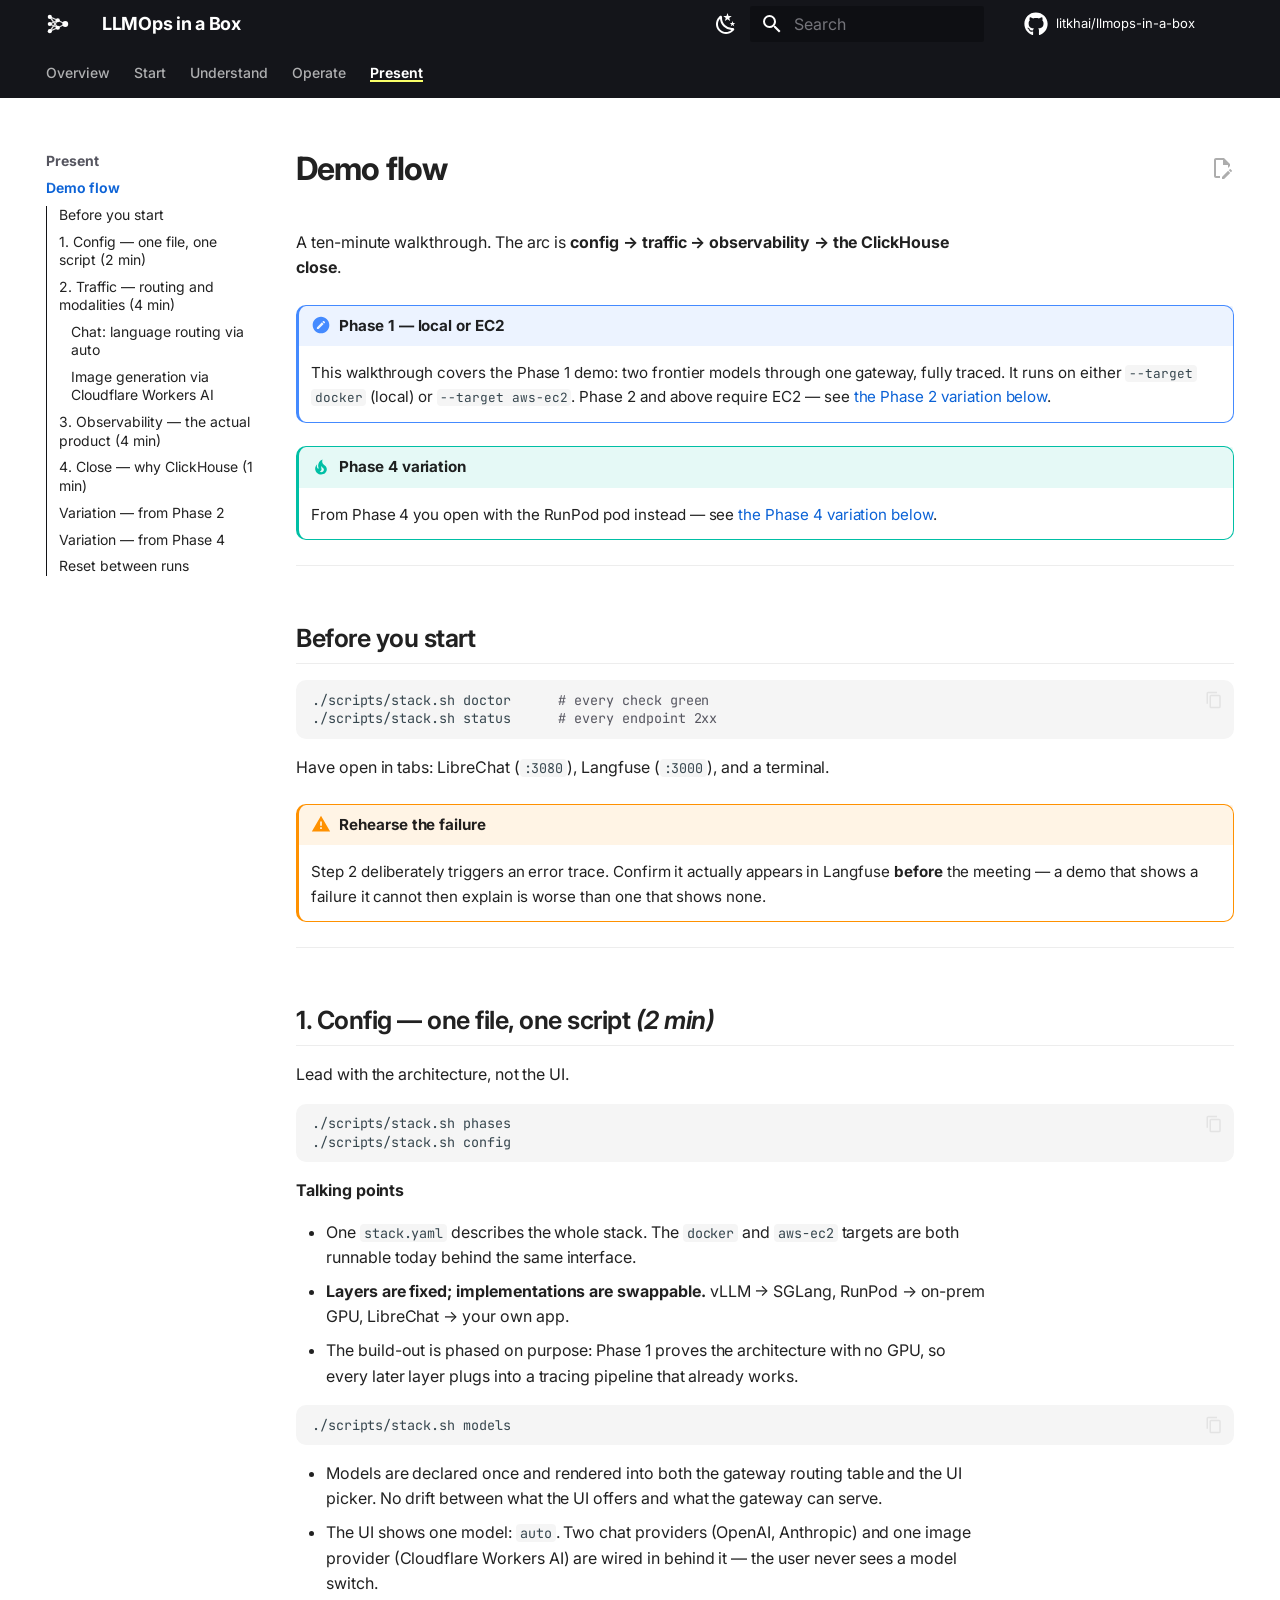
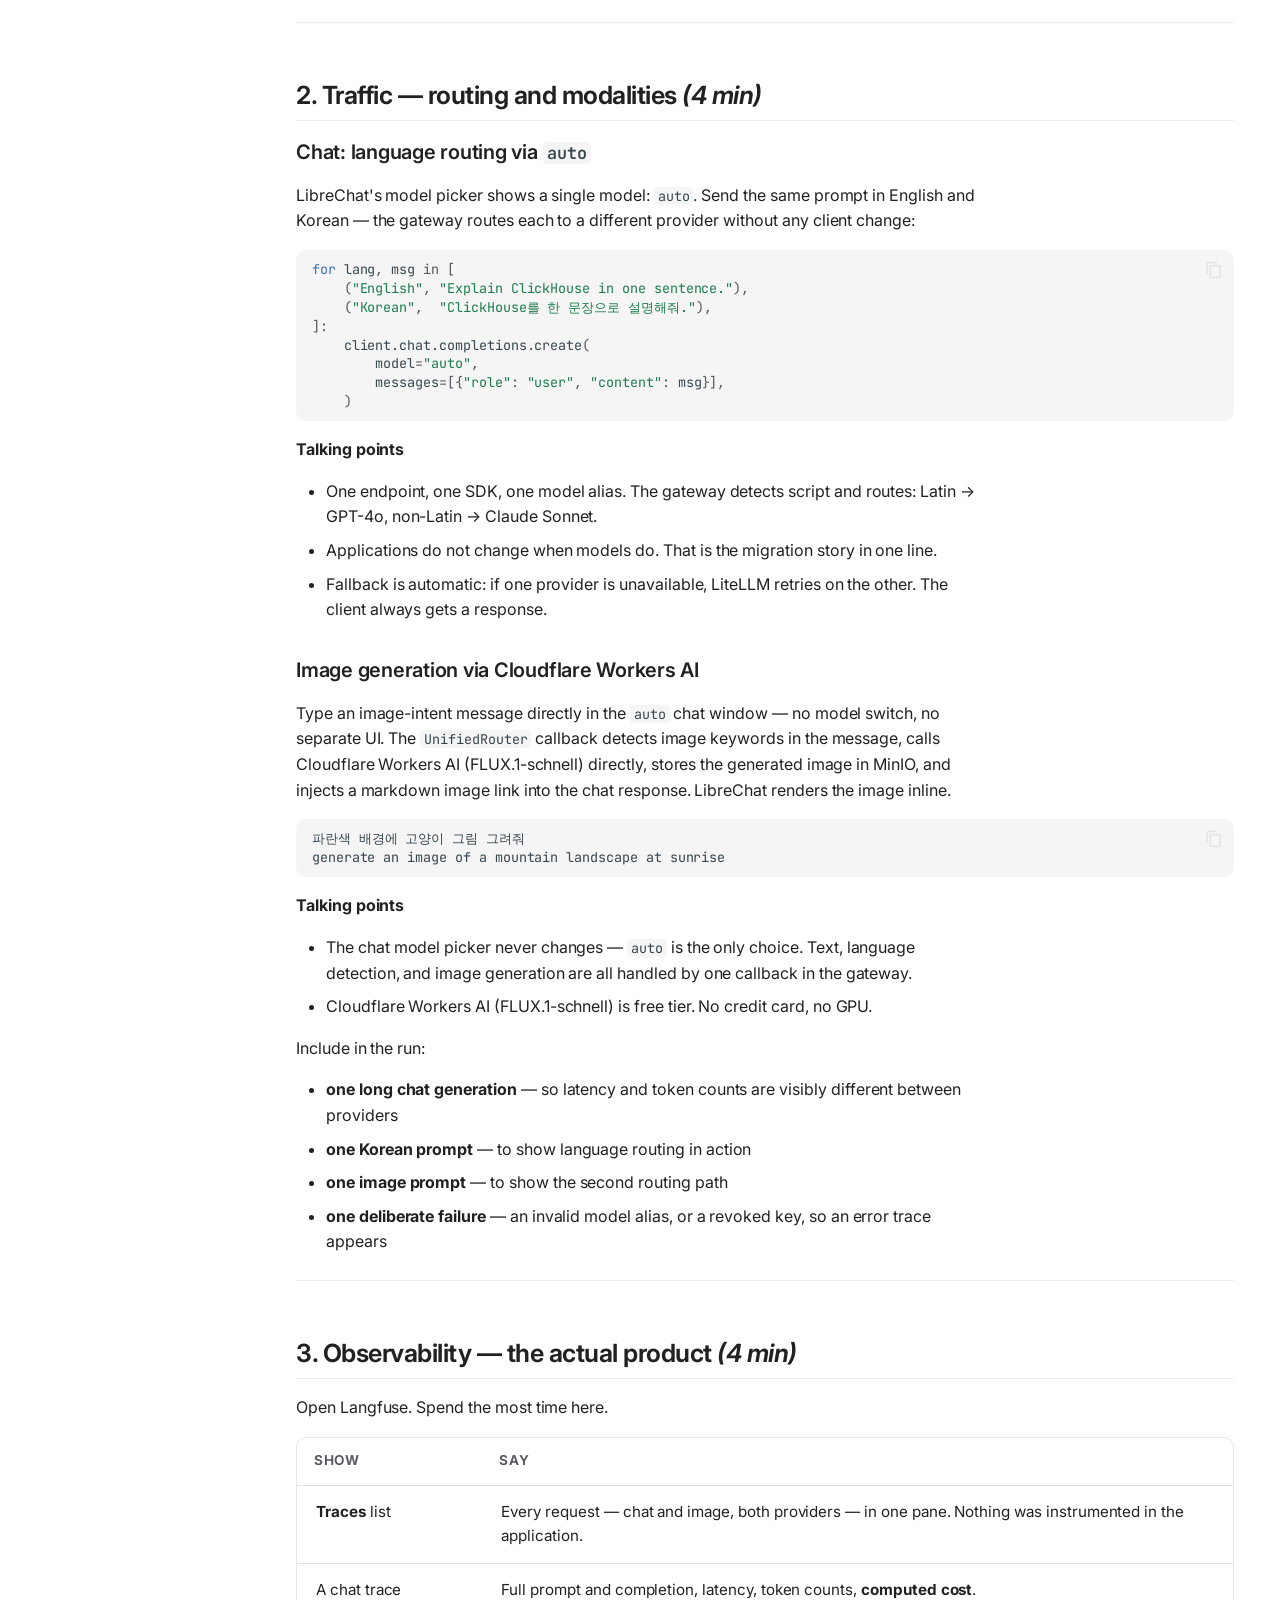
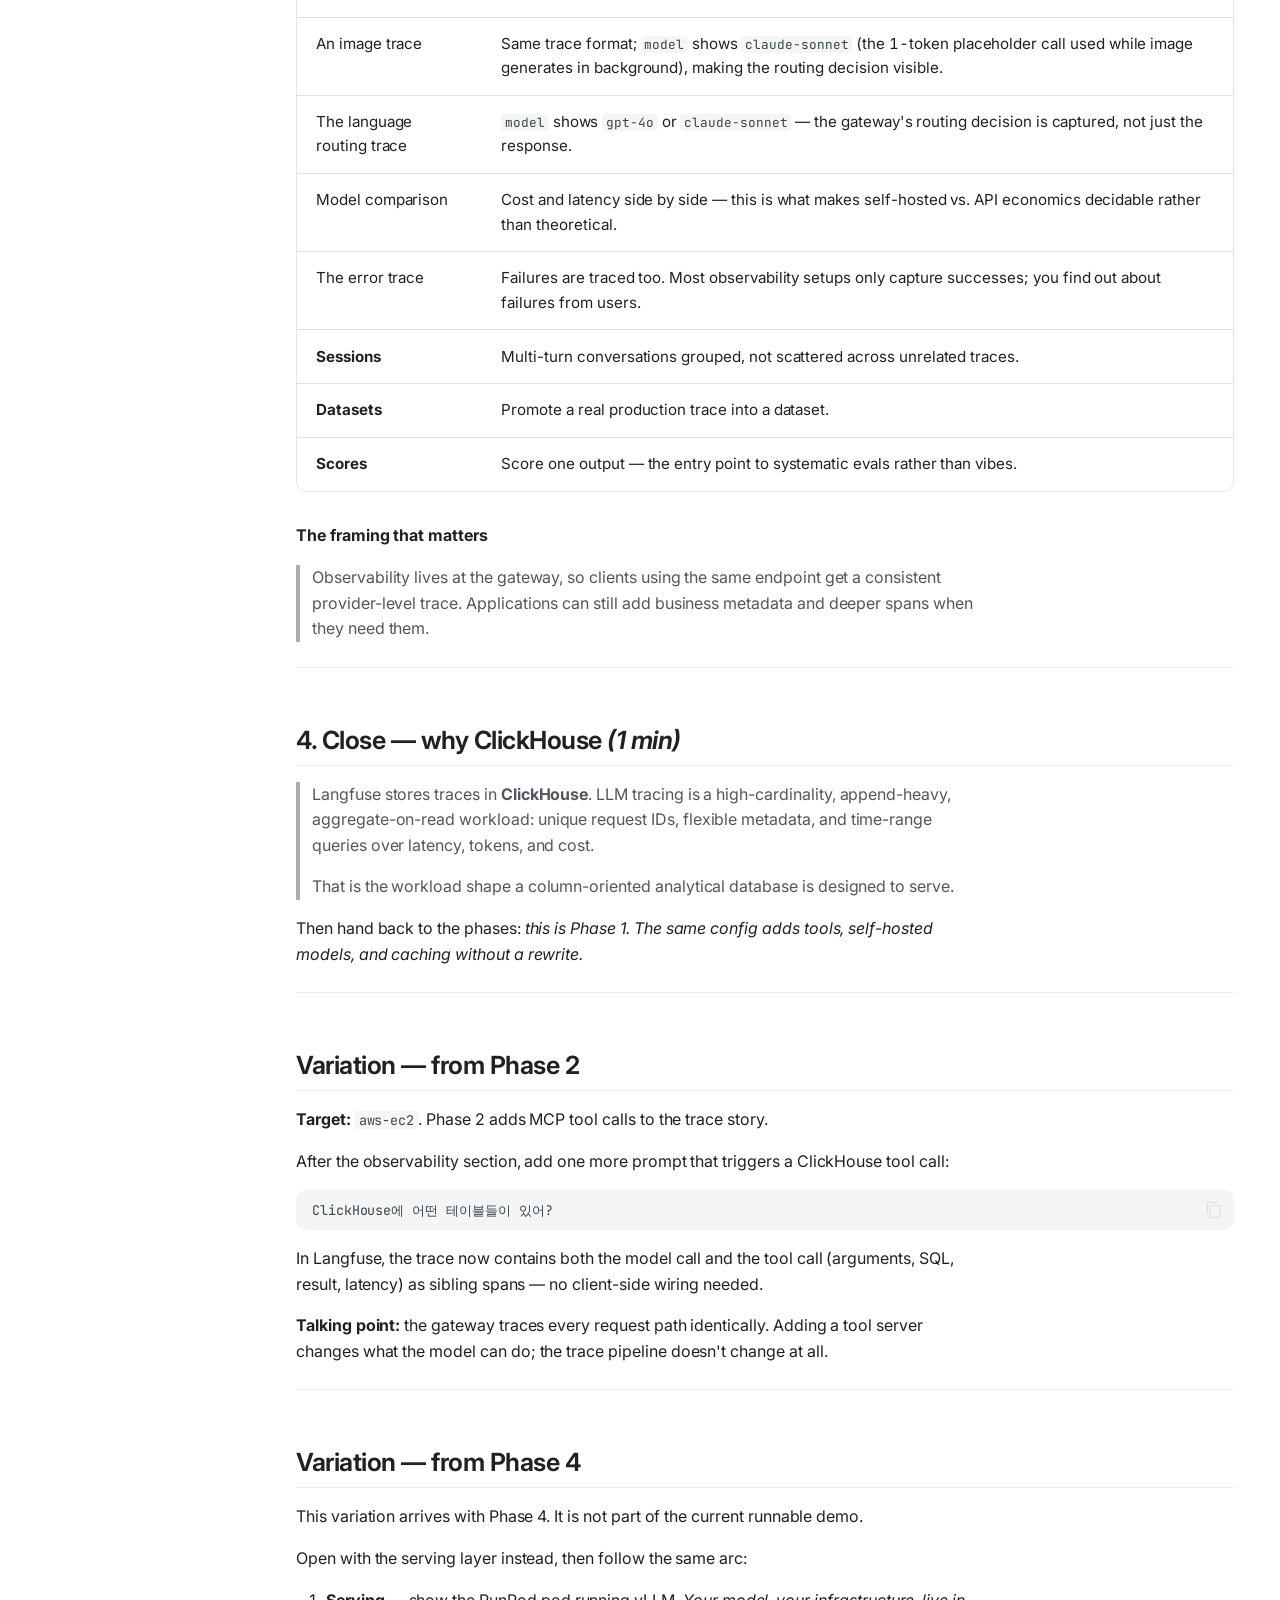
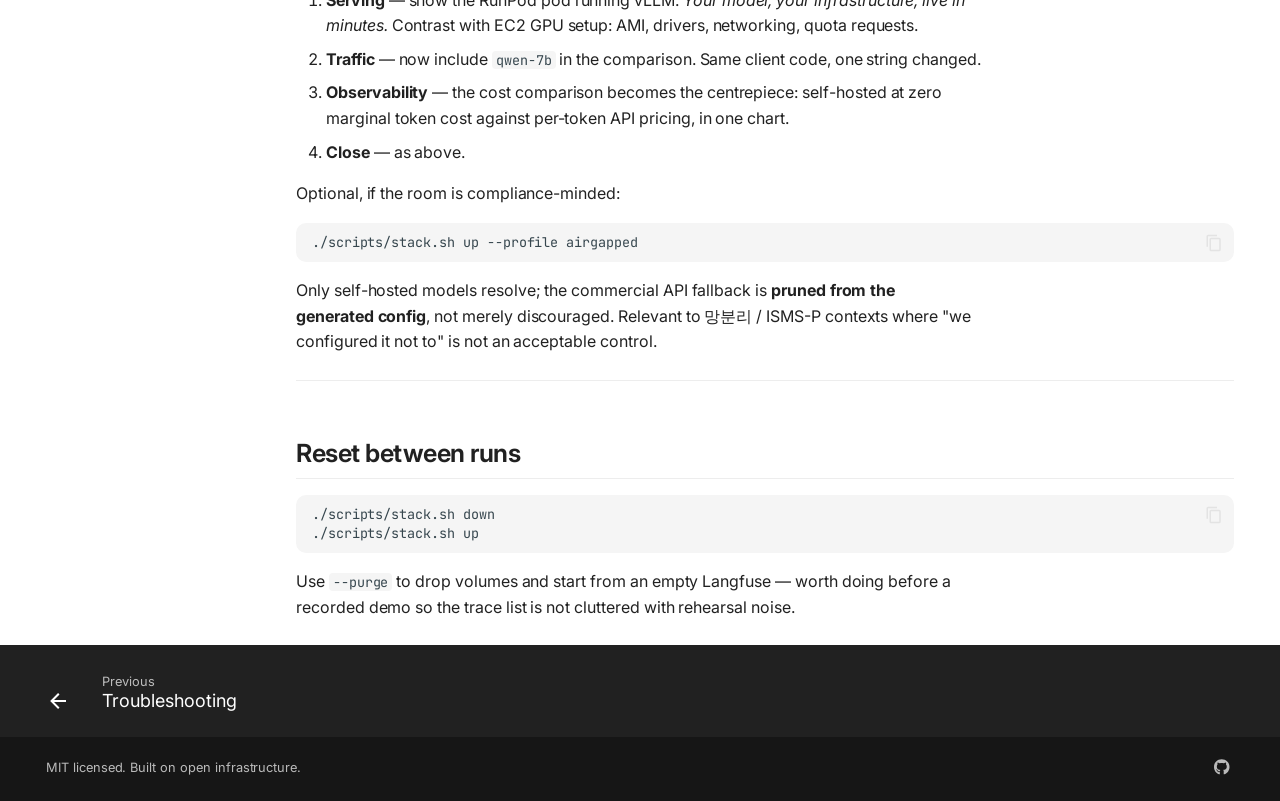
<file: demo-flow/index.html>
<!doctype html>
<html lang="en" class="no-js">
  <head>
    
      <meta charset="utf-8">
      <meta name="viewport" content="width=device-width,initial-scale=1">
      
        <meta name="description" content="A composable LLMOps reference stack: one gateway for commercial and self-hosted models, full-stack tracing from the first request, and one declarative stack definition.">
      
      
        <meta name="author" content="Kee Hoon Lee">
      
      
        <link rel="canonical" href="https://litkhai.github.io/llmops-in-a-box/demo-flow/">
      
      
        <link rel="prev" href="../troubleshooting/">
      
      
      
      <link rel="icon" href="../assets/favicon.svg">
      <meta name="generator" content="mkdocs-1.6.1, mkdocs-material-9.5.44">
    
    
      
        <title>Demo flow - LLMOps in a Box</title>
      
    
    
      <link rel="stylesheet" href="../assets/stylesheets/main.0253249f.min.css">
      
        
        <link rel="stylesheet" href="../assets/stylesheets/palette.06af60db.min.css">
      
      


    
    
      
    
    
      
        
        
        <link rel="preconnect" href="https://fonts.gstatic.com" crossorigin>
        <link rel="stylesheet" href="https://fonts.googleapis.com/css?family=Inter:300,300i,400,400i,700,700i%7CJetBrains+Mono:400,400i,700,700i&display=fallback">
        <style>:root{--md-text-font:"Inter";--md-code-font:"JetBrains Mono"}</style>
      
    
    
      <link rel="stylesheet" href="../stylesheets/extra.css">
    
    <script>__md_scope=new URL("..",location),__md_hash=e=>[...e].reduce(((e,_)=>(e<<5)-e+_.charCodeAt(0)),0),__md_get=(e,_=localStorage,t=__md_scope)=>JSON.parse(_.getItem(t.pathname+"."+e)),__md_set=(e,_,t=localStorage,a=__md_scope)=>{try{t.setItem(a.pathname+"."+e,JSON.stringify(_))}catch(e){}}</script>
    
      

    
    
    
  </head>
  
  
    
    
      
    
    
    
    
    <body dir="ltr" data-md-color-scheme="slate" data-md-color-primary="black" data-md-color-accent="yellow">
  
    
    <input class="md-toggle" data-md-toggle="drawer" type="checkbox" id="__drawer" autocomplete="off">
    <input class="md-toggle" data-md-toggle="search" type="checkbox" id="__search" autocomplete="off">
    <label class="md-overlay" for="__drawer"></label>
    <div data-md-component="skip">
      
        
        <a href="#demo-flow" class="md-skip">
          Skip to content
        </a>
      
    </div>
    <div data-md-component="announce">
      
    </div>
    
    
      

  

<header class="md-header md-header--shadow md-header--lifted" data-md-component="header">
  <nav class="md-header__inner md-grid" aria-label="Header">
    <a href=".." title="LLMOps in a Box" class="md-header__button md-logo" aria-label="LLMOps in a Box" data-md-component="logo">
      
  <img src="../assets/logo.svg" alt="logo">

    </a>
    <label class="md-header__button md-icon" for="__drawer">
      
      <svg xmlns="http://www.w3.org/2000/svg" viewBox="0 0 24 24"><path d="M3 6h18v2H3zm0 5h18v2H3zm0 5h18v2H3z"/></svg>
    </label>
    <div class="md-header__title" data-md-component="header-title">
      <div class="md-header__ellipsis">
        <div class="md-header__topic">
          <span class="md-ellipsis">
            LLMOps in a Box
          </span>
        </div>
        <div class="md-header__topic" data-md-component="header-topic">
          <span class="md-ellipsis">
            
              Demo flow
            
          </span>
        </div>
      </div>
    </div>
    
      
        <form class="md-header__option" data-md-component="palette">
  
    
    
    
    <input class="md-option" data-md-color-media="(prefers-color-scheme: dark)" data-md-color-scheme="slate" data-md-color-primary="black" data-md-color-accent="yellow"  aria-label="Switch to light mode"  type="radio" name="__palette" id="__palette_0">
    
      <label class="md-header__button md-icon" title="Switch to light mode" for="__palette_1" hidden>
        <svg xmlns="http://www.w3.org/2000/svg" viewBox="0 0 24 24"><path d="M12 7a5 5 0 0 1 5 5 5 5 0 0 1-5 5 5 5 0 0 1-5-5 5 5 0 0 1 5-5m0 2a3 3 0 0 0-3 3 3 3 0 0 0 3 3 3 3 0 0 0 3-3 3 3 0 0 0-3-3m0-7 2.39 3.42C13.65 5.15 12.84 5 12 5s-1.65.15-2.39.42zM3.34 7l4.16-.35A7.2 7.2 0 0 0 5.94 8.5c-.44.74-.69 1.5-.83 2.29zm.02 10 1.76-3.77a7.131 7.131 0 0 0 2.38 4.14zM20.65 7l-1.77 3.79a7.02 7.02 0 0 0-2.38-4.15zm-.01 10-4.14.36c.59-.51 1.12-1.14 1.54-1.86.42-.73.69-1.5.83-2.29zM12 22l-2.41-3.44c.74.27 1.55.44 2.41.44.82 0 1.63-.17 2.37-.44z"/></svg>
      </label>
    
  
    
    
    
    <input class="md-option" data-md-color-media="(prefers-color-scheme: light)" data-md-color-scheme="default" data-md-color-primary="black" data-md-color-accent="yellow"  aria-label="Switch to dark mode"  type="radio" name="__palette" id="__palette_1">
    
      <label class="md-header__button md-icon" title="Switch to dark mode" for="__palette_0" hidden>
        <svg xmlns="http://www.w3.org/2000/svg" viewBox="0 0 24 24"><path d="m17.75 4.09-2.53 1.94.91 3.06-2.63-1.81-2.63 1.81.91-3.06-2.53-1.94L12.44 4l1.06-3 1.06 3zm3.5 6.91-1.64 1.25.59 1.98-1.7-1.17-1.7 1.17.59-1.98L15.75 11l2.06-.05L18.5 9l.69 1.95zm-2.28 4.95c.83-.08 1.72 1.1 1.19 1.85-.32.45-.66.87-1.08 1.27C15.17 23 8.84 23 4.94 19.07c-3.91-3.9-3.91-10.24 0-14.14.4-.4.82-.76 1.27-1.08.75-.53 1.93.36 1.85 1.19-.27 2.86.69 5.83 2.89 8.02a9.96 9.96 0 0 0 8.02 2.89m-1.64 2.02a12.08 12.08 0 0 1-7.8-3.47c-2.17-2.19-3.33-5-3.49-7.82-2.81 3.14-2.7 7.96.31 10.98 3.02 3.01 7.84 3.12 10.98.31"/></svg>
      </label>
    
  
</form>
      
    
    
      <script>var palette=__md_get("__palette");if(palette&&palette.color){if("(prefers-color-scheme)"===palette.color.media){var media=matchMedia("(prefers-color-scheme: light)"),input=document.querySelector(media.matches?"[data-md-color-media='(prefers-color-scheme: light)']":"[data-md-color-media='(prefers-color-scheme: dark)']");palette.color.media=input.getAttribute("data-md-color-media"),palette.color.scheme=input.getAttribute("data-md-color-scheme"),palette.color.primary=input.getAttribute("data-md-color-primary"),palette.color.accent=input.getAttribute("data-md-color-accent")}for(var[key,value]of Object.entries(palette.color))document.body.setAttribute("data-md-color-"+key,value)}</script>
    
    
    
      <label class="md-header__button md-icon" for="__search">
        
        <svg xmlns="http://www.w3.org/2000/svg" viewBox="0 0 24 24"><path d="M9.5 3A6.5 6.5 0 0 1 16 9.5c0 1.61-.59 3.09-1.56 4.23l.27.27h.79l5 5-1.5 1.5-5-5v-.79l-.27-.27A6.52 6.52 0 0 1 9.5 16 6.5 6.5 0 0 1 3 9.5 6.5 6.5 0 0 1 9.5 3m0 2C7 5 5 7 5 9.5S7 14 9.5 14 14 12 14 9.5 12 5 9.5 5"/></svg>
      </label>
      <div class="md-search" data-md-component="search" role="dialog">
  <label class="md-search__overlay" for="__search"></label>
  <div class="md-search__inner" role="search">
    <form class="md-search__form" name="search">
      <input type="text" class="md-search__input" name="query" aria-label="Search" placeholder="Search" autocapitalize="off" autocorrect="off" autocomplete="off" spellcheck="false" data-md-component="search-query" required>
      <label class="md-search__icon md-icon" for="__search">
        
        <svg xmlns="http://www.w3.org/2000/svg" viewBox="0 0 24 24"><path d="M9.5 3A6.5 6.5 0 0 1 16 9.5c0 1.61-.59 3.09-1.56 4.23l.27.27h.79l5 5-1.5 1.5-5-5v-.79l-.27-.27A6.52 6.52 0 0 1 9.5 16 6.5 6.5 0 0 1 3 9.5 6.5 6.5 0 0 1 9.5 3m0 2C7 5 5 7 5 9.5S7 14 9.5 14 14 12 14 9.5 12 5 9.5 5"/></svg>
        
        <svg xmlns="http://www.w3.org/2000/svg" viewBox="0 0 24 24"><path d="M20 11v2H8l5.5 5.5-1.42 1.42L4.16 12l7.92-7.92L13.5 5.5 8 11z"/></svg>
      </label>
      <nav class="md-search__options" aria-label="Search">
        
          <a href="javascript:void(0)" class="md-search__icon md-icon" title="Share" aria-label="Share" data-clipboard data-clipboard-text="" data-md-component="search-share" tabindex="-1">
            
            <svg xmlns="http://www.w3.org/2000/svg" viewBox="0 0 24 24"><path d="M18 16.08c-.76 0-1.44.3-1.96.77L8.91 12.7c.05-.23.09-.46.09-.7s-.04-.47-.09-.7l7.05-4.11c.54.5 1.25.81 2.04.81a3 3 0 0 0 3-3 3 3 0 0 0-3-3 3 3 0 0 0-3 3c0 .24.04.47.09.7L8.04 9.81C7.5 9.31 6.79 9 6 9a3 3 0 0 0-3 3 3 3 0 0 0 3 3c.79 0 1.5-.31 2.04-.81l7.12 4.15c-.05.21-.08.43-.08.66 0 1.61 1.31 2.91 2.92 2.91s2.92-1.3 2.92-2.91A2.92 2.92 0 0 0 18 16.08"/></svg>
          </a>
        
        <button type="reset" class="md-search__icon md-icon" title="Clear" aria-label="Clear" tabindex="-1">
          
          <svg xmlns="http://www.w3.org/2000/svg" viewBox="0 0 24 24"><path d="M19 6.41 17.59 5 12 10.59 6.41 5 5 6.41 10.59 12 5 17.59 6.41 19 12 13.41 17.59 19 19 17.59 13.41 12z"/></svg>
        </button>
      </nav>
      
        <div class="md-search__suggest" data-md-component="search-suggest"></div>
      
    </form>
    <div class="md-search__output">
      <div class="md-search__scrollwrap" tabindex="0" data-md-scrollfix>
        <div class="md-search-result" data-md-component="search-result">
          <div class="md-search-result__meta">
            Initializing search
          </div>
          <ol class="md-search-result__list" role="presentation"></ol>
        </div>
      </div>
    </div>
  </div>
</div>
    
    
      <div class="md-header__source">
        <a href="https://github.com/litkhai/llmops-in-a-box" title="Go to repository" class="md-source" data-md-component="source">
  <div class="md-source__icon md-icon">
    
    <svg xmlns="http://www.w3.org/2000/svg" viewBox="0 0 496 512"><!--! Font Awesome Free 6.6.0 by @fontawesome - https://fontawesome.com License - https://fontawesome.com/license/free (Icons: CC BY 4.0, Fonts: SIL OFL 1.1, Code: MIT License) Copyright 2024 Fonticons, Inc.--><path d="M165.9 397.4c0 2-2.3 3.6-5.2 3.6-3.3.3-5.6-1.3-5.6-3.6 0-2 2.3-3.6 5.2-3.6 3-.3 5.6 1.3 5.6 3.6m-31.1-4.5c-.7 2 1.3 4.3 4.3 4.9 2.6 1 5.6 0 6.2-2s-1.3-4.3-4.3-5.2c-2.6-.7-5.5.3-6.2 2.3m44.2-1.7c-2.9.7-4.9 2.6-4.6 4.9.3 2 2.9 3.3 5.9 2.6 2.9-.7 4.9-2.6 4.6-4.6-.3-1.9-3-3.2-5.9-2.9M244.8 8C106.1 8 0 113.3 0 252c0 110.9 69.8 205.8 169.5 239.2 12.8 2.3 17.3-5.6 17.3-12.1 0-6.2-.3-40.4-.3-61.4 0 0-70 15-84.7-29.8 0 0-11.4-29.1-27.8-36.6 0 0-22.9-15.7 1.6-15.4 0 0 24.9 2 38.6 25.8 21.9 38.6 58.6 27.5 72.9 20.9 2.3-16 8.8-27.1 16-33.7-55.9-6.2-112.3-14.3-112.3-110.5 0-27.5 7.6-41.3 23.6-58.9-2.6-6.5-11.1-33.3 2.6-67.9 20.9-6.5 69 27 69 27 20-5.6 41.5-8.5 62.8-8.5s42.8 2.9 62.8 8.5c0 0 48.1-33.6 69-27 13.7 34.7 5.2 61.4 2.6 67.9 16 17.7 25.8 31.5 25.8 58.9 0 96.5-58.9 104.2-114.8 110.5 9.2 7.9 17 22.9 17 46.4 0 33.7-.3 75.4-.3 83.6 0 6.5 4.6 14.4 17.3 12.1C428.2 457.8 496 362.9 496 252 496 113.3 383.5 8 244.8 8M97.2 352.9c-1.3 1-1 3.3.7 5.2 1.6 1.6 3.9 2.3 5.2 1 1.3-1 1-3.3-.7-5.2-1.6-1.6-3.9-2.3-5.2-1m-10.8-8.1c-.7 1.3.3 2.9 2.3 3.9 1.6 1 3.6.7 4.3-.7.7-1.3-.3-2.9-2.3-3.9-2-.6-3.6-.3-4.3.7m32.4 35.6c-1.6 1.3-1 4.3 1.3 6.2 2.3 2.3 5.2 2.6 6.5 1 1.3-1.3.7-4.3-1.3-6.2-2.2-2.3-5.2-2.6-6.5-1m-11.4-14.7c-1.6 1-1.6 3.6 0 5.9s4.3 3.3 5.6 2.3c1.6-1.3 1.6-3.9 0-6.2-1.4-2.3-4-3.3-5.6-2"/></svg>
  </div>
  <div class="md-source__repository">
    litkhai/llmops-in-a-box
  </div>
</a>
      </div>
    
  </nav>
  
    
      
<nav class="md-tabs" aria-label="Tabs" data-md-component="tabs">
  <div class="md-grid">
    <ul class="md-tabs__list">
      
        
  
  
  
    <li class="md-tabs__item">
      <a href=".." class="md-tabs__link">
        
  
    
  
  Overview

      </a>
    </li>
  

      
        
  
  
  
    
    
      <li class="md-tabs__item">
        <a href="../getting-started/" class="md-tabs__link">
          
  
  Start

        </a>
      </li>
    
  

      
        
  
  
  
    
    
      <li class="md-tabs__item">
        <a href="../background/" class="md-tabs__link">
          
  
  Understand

        </a>
      </li>
    
  

      
        
  
  
  
    
    
      <li class="md-tabs__item">
        <a href="../deployment/" class="md-tabs__link">
          
  
  Operate

        </a>
      </li>
    
  

      
        
  
  
    
  
  
    
    
      <li class="md-tabs__item md-tabs__item--active">
        <a href="./" class="md-tabs__link">
          
  
  Present

        </a>
      </li>
    
  

      
    </ul>
  </div>
</nav>
    
  
</header>
    
    <div class="md-container" data-md-component="container">
      
      
        
      
      <main class="md-main" data-md-component="main">
        <div class="md-main__inner md-grid">
          
            
              
              <div class="md-sidebar md-sidebar--primary" data-md-component="sidebar" data-md-type="navigation" >
                <div class="md-sidebar__scrollwrap">
                  <div class="md-sidebar__inner">
                    


  


  

<nav class="md-nav md-nav--primary md-nav--lifted md-nav--integrated" aria-label="Navigation" data-md-level="0">
  <label class="md-nav__title" for="__drawer">
    <a href=".." title="LLMOps in a Box" class="md-nav__button md-logo" aria-label="LLMOps in a Box" data-md-component="logo">
      
  <img src="../assets/logo.svg" alt="logo">

    </a>
    LLMOps in a Box
  </label>
  
    <div class="md-nav__source">
      <a href="https://github.com/litkhai/llmops-in-a-box" title="Go to repository" class="md-source" data-md-component="source">
  <div class="md-source__icon md-icon">
    
    <svg xmlns="http://www.w3.org/2000/svg" viewBox="0 0 496 512"><!--! Font Awesome Free 6.6.0 by @fontawesome - https://fontawesome.com License - https://fontawesome.com/license/free (Icons: CC BY 4.0, Fonts: SIL OFL 1.1, Code: MIT License) Copyright 2024 Fonticons, Inc.--><path d="M165.9 397.4c0 2-2.3 3.6-5.2 3.6-3.3.3-5.6-1.3-5.6-3.6 0-2 2.3-3.6 5.2-3.6 3-.3 5.6 1.3 5.6 3.6m-31.1-4.5c-.7 2 1.3 4.3 4.3 4.9 2.6 1 5.6 0 6.2-2s-1.3-4.3-4.3-5.2c-2.6-.7-5.5.3-6.2 2.3m44.2-1.7c-2.9.7-4.9 2.6-4.6 4.9.3 2 2.9 3.3 5.9 2.6 2.9-.7 4.9-2.6 4.6-4.6-.3-1.9-3-3.2-5.9-2.9M244.8 8C106.1 8 0 113.3 0 252c0 110.9 69.8 205.8 169.5 239.2 12.8 2.3 17.3-5.6 17.3-12.1 0-6.2-.3-40.4-.3-61.4 0 0-70 15-84.7-29.8 0 0-11.4-29.1-27.8-36.6 0 0-22.9-15.7 1.6-15.4 0 0 24.9 2 38.6 25.8 21.9 38.6 58.6 27.5 72.9 20.9 2.3-16 8.8-27.1 16-33.7-55.9-6.2-112.3-14.3-112.3-110.5 0-27.5 7.6-41.3 23.6-58.9-2.6-6.5-11.1-33.3 2.6-67.9 20.9-6.5 69 27 69 27 20-5.6 41.5-8.5 62.8-8.5s42.8 2.9 62.8 8.5c0 0 48.1-33.6 69-27 13.7 34.7 5.2 61.4 2.6 67.9 16 17.7 25.8 31.5 25.8 58.9 0 96.5-58.9 104.2-114.8 110.5 9.2 7.9 17 22.9 17 46.4 0 33.7-.3 75.4-.3 83.6 0 6.5 4.6 14.4 17.3 12.1C428.2 457.8 496 362.9 496 252 496 113.3 383.5 8 244.8 8M97.2 352.9c-1.3 1-1 3.3.7 5.2 1.6 1.6 3.9 2.3 5.2 1 1.3-1 1-3.3-.7-5.2-1.6-1.6-3.9-2.3-5.2-1m-10.8-8.1c-.7 1.3.3 2.9 2.3 3.9 1.6 1 3.6.7 4.3-.7.7-1.3-.3-2.9-2.3-3.9-2-.6-3.6-.3-4.3.7m32.4 35.6c-1.6 1.3-1 4.3 1.3 6.2 2.3 2.3 5.2 2.6 6.5 1 1.3-1.3.7-4.3-1.3-6.2-2.2-2.3-5.2-2.6-6.5-1m-11.4-14.7c-1.6 1-1.6 3.6 0 5.9s4.3 3.3 5.6 2.3c1.6-1.3 1.6-3.9 0-6.2-1.4-2.3-4-3.3-5.6-2"/></svg>
  </div>
  <div class="md-source__repository">
    litkhai/llmops-in-a-box
  </div>
</a>
    </div>
  
  <ul class="md-nav__list" data-md-scrollfix>
    
      
      
  
  
  
  
    <li class="md-nav__item">
      <a href=".." class="md-nav__link">
        
  
  <span class="md-ellipsis">
    Overview
  </span>
  

      </a>
    </li>
  

    
      
      
  
  
  
  
    
    
    
      
      
    
    
    <li class="md-nav__item md-nav__item--nested">
      
        
        
        <input class="md-nav__toggle md-toggle " type="checkbox" id="__nav_2" >
        
          
          <label class="md-nav__link" for="__nav_2" id="__nav_2_label" tabindex="0">
            
  
  <span class="md-ellipsis">
    Start
  </span>
  

            <span class="md-nav__icon md-icon"></span>
          </label>
        
        <nav class="md-nav" data-md-level="1" aria-labelledby="__nav_2_label" aria-expanded="false">
          <label class="md-nav__title" for="__nav_2">
            <span class="md-nav__icon md-icon"></span>
            Start
          </label>
          <ul class="md-nav__list" data-md-scrollfix>
            
              
                
  
  
  
  
    <li class="md-nav__item">
      <a href="../getting-started/" class="md-nav__link">
        
  
  <span class="md-ellipsis">
    Getting started
  </span>
  

      </a>
    </li>
  

              
            
              
                
  
  
  
  
    <li class="md-nav__item">
      <a href="../credentials/" class="md-nav__link">
        
  
  <span class="md-ellipsis">
    Credentials
  </span>
  

      </a>
    </li>
  

              
            
              
                
  
  
  
  
    <li class="md-nav__item">
      <a href="../workshop/" class="md-nav__link">
        
  
  <span class="md-ellipsis">
    Phase 1 workshop
  </span>
  

      </a>
    </li>
  

              
            
          </ul>
        </nav>
      
    </li>
  

    
      
      
  
  
  
  
    
    
    
      
      
    
    
    <li class="md-nav__item md-nav__item--nested">
      
        
        
        <input class="md-nav__toggle md-toggle " type="checkbox" id="__nav_3" >
        
          
          <label class="md-nav__link" for="__nav_3" id="__nav_3_label" tabindex="0">
            
  
  <span class="md-ellipsis">
    Understand
  </span>
  

            <span class="md-nav__icon md-icon"></span>
          </label>
        
        <nav class="md-nav" data-md-level="1" aria-labelledby="__nav_3_label" aria-expanded="false">
          <label class="md-nav__title" for="__nav_3">
            <span class="md-nav__icon md-icon"></span>
            Understand
          </label>
          <ul class="md-nav__list" data-md-scrollfix>
            
              
                
  
  
  
  
    <li class="md-nav__item">
      <a href="../background/" class="md-nav__link">
        
  
  <span class="md-ellipsis">
    Background
  </span>
  

      </a>
    </li>
  

              
            
              
                
  
  
  
  
    <li class="md-nav__item">
      <a href="../phases/" class="md-nav__link">
        
  
  <span class="md-ellipsis">
    Build-out phases
  </span>
  

      </a>
    </li>
  

              
            
              
                
  
  
  
  
    <li class="md-nav__item">
      <a href="../configuration/" class="md-nav__link">
        
  
  <span class="md-ellipsis">
    Configuration
  </span>
  

      </a>
    </li>
  

              
            
          </ul>
        </nav>
      
    </li>
  

    
      
      
  
  
  
  
    
    
    
      
      
    
    
    <li class="md-nav__item md-nav__item--nested">
      
        
        
        <input class="md-nav__toggle md-toggle " type="checkbox" id="__nav_4" >
        
          
          <label class="md-nav__link" for="__nav_4" id="__nav_4_label" tabindex="0">
            
  
  <span class="md-ellipsis">
    Operate
  </span>
  

            <span class="md-nav__icon md-icon"></span>
          </label>
        
        <nav class="md-nav" data-md-level="1" aria-labelledby="__nav_4_label" aria-expanded="false">
          <label class="md-nav__title" for="__nav_4">
            <span class="md-nav__icon md-icon"></span>
            Operate
          </label>
          <ul class="md-nav__list" data-md-scrollfix>
            
              
                
  
  
  
  
    <li class="md-nav__item">
      <a href="../deployment/" class="md-nav__link">
        
  
  <span class="md-ellipsis">
    Deployment targets
  </span>
  

      </a>
    </li>
  

              
            
              
                
  
  
  
  
    <li class="md-nav__item">
      <a href="../troubleshooting/" class="md-nav__link">
        
  
  <span class="md-ellipsis">
    Troubleshooting
  </span>
  

      </a>
    </li>
  

              
            
          </ul>
        </nav>
      
    </li>
  

    
      
      
  
  
    
  
  
  
    
    
    
      
        
        
      
      
    
    
    <li class="md-nav__item md-nav__item--active md-nav__item--section md-nav__item--nested">
      
        
        
        <input class="md-nav__toggle md-toggle " type="checkbox" id="__nav_5" checked>
        
          
          <label class="md-nav__link" for="__nav_5" id="__nav_5_label" tabindex="">
            
  
  <span class="md-ellipsis">
    Present
  </span>
  

            <span class="md-nav__icon md-icon"></span>
          </label>
        
        <nav class="md-nav" data-md-level="1" aria-labelledby="__nav_5_label" aria-expanded="true">
          <label class="md-nav__title" for="__nav_5">
            <span class="md-nav__icon md-icon"></span>
            Present
          </label>
          <ul class="md-nav__list" data-md-scrollfix>
            
              
                
  
  
    
  
  
  
    <li class="md-nav__item md-nav__item--active">
      
      <input class="md-nav__toggle md-toggle" type="checkbox" id="__toc">
      
      
        
      
      
        <label class="md-nav__link md-nav__link--active" for="__toc">
          
  
  <span class="md-ellipsis">
    Demo flow
  </span>
  

          <span class="md-nav__icon md-icon"></span>
        </label>
      
      <a href="./" class="md-nav__link md-nav__link--active">
        
  
  <span class="md-ellipsis">
    Demo flow
  </span>
  

      </a>
      
        

<nav class="md-nav md-nav--secondary" aria-label="Table of contents">
  
  
  
    
  
  
    <label class="md-nav__title" for="__toc">
      <span class="md-nav__icon md-icon"></span>
      Table of contents
    </label>
    <ul class="md-nav__list" data-md-component="toc" data-md-scrollfix>
      
        <li class="md-nav__item">
  <a href="#before-you-start" class="md-nav__link">
    <span class="md-ellipsis">
      Before you start
    </span>
  </a>
  
</li>
      
        <li class="md-nav__item">
  <a href="#1-config-one-file-one-script-2-min" class="md-nav__link">
    <span class="md-ellipsis">
      1. Config — one file, one script (2 min)
    </span>
  </a>
  
</li>
      
        <li class="md-nav__item">
  <a href="#2-traffic-routing-and-modalities-4-min" class="md-nav__link">
    <span class="md-ellipsis">
      2. Traffic — routing and modalities (4 min)
    </span>
  </a>
  
    <nav class="md-nav" aria-label="2. Traffic — routing and modalities (4 min)">
      <ul class="md-nav__list">
        
          <li class="md-nav__item">
  <a href="#chat-language-routing-via-auto" class="md-nav__link">
    <span class="md-ellipsis">
      Chat: language routing via auto
    </span>
  </a>
  
</li>
        
          <li class="md-nav__item">
  <a href="#image-generation-via-cloudflare-workers-ai" class="md-nav__link">
    <span class="md-ellipsis">
      Image generation via Cloudflare Workers AI
    </span>
  </a>
  
</li>
        
      </ul>
    </nav>
  
</li>
      
        <li class="md-nav__item">
  <a href="#3-observability-the-actual-product-4-min" class="md-nav__link">
    <span class="md-ellipsis">
      3. Observability — the actual product (4 min)
    </span>
  </a>
  
</li>
      
        <li class="md-nav__item">
  <a href="#4-close-why-clickhouse-1-min" class="md-nav__link">
    <span class="md-ellipsis">
      4. Close — why ClickHouse (1 min)
    </span>
  </a>
  
</li>
      
        <li class="md-nav__item">
  <a href="#variation-from-phase-2" class="md-nav__link">
    <span class="md-ellipsis">
      Variation — from Phase 2
    </span>
  </a>
  
</li>
      
        <li class="md-nav__item">
  <a href="#variation-from-phase-4" class="md-nav__link">
    <span class="md-ellipsis">
      Variation — from Phase 4
    </span>
  </a>
  
</li>
      
        <li class="md-nav__item">
  <a href="#reset-between-runs" class="md-nav__link">
    <span class="md-ellipsis">
      Reset between runs
    </span>
  </a>
  
</li>
      
    </ul>
  
</nav>
      
    </li>
  

              
            
          </ul>
        </nav>
      
    </li>
  

    
  </ul>
</nav>
                  </div>
                </div>
              </div>
            
            
          
          
            <div class="md-content" data-md-component="content">
              <article class="md-content__inner md-typeset">
                
                  

  
    <a href="https://github.com/litkhai/llmops-in-a-box/edit/main/docs/demo-flow.md" title="Edit this page" class="md-content__button md-icon">
      
      <svg xmlns="http://www.w3.org/2000/svg" viewBox="0 0 24 24"><path d="M10 20H6V4h7v5h5v3.1l2-2V8l-6-6H6c-1.1 0-2 .9-2 2v16c0 1.1.9 2 2 2h4zm10.2-7c.1 0 .3.1.4.2l1.3 1.3c.2.2.2.6 0 .8l-1 1-2.1-2.1 1-1c.1-.1.2-.2.4-.2m0 3.9L14.1 23H12v-2.1l6.1-6.1z"/></svg>
    </a>
  
  


<h1 id="demo-flow">Demo flow<a class="headerlink" href="#demo-flow" title="Permanent link">&para;</a></h1>
<p>A ten-minute walkthrough. The arc is <strong>config → traffic → observability → the ClickHouse close</strong>.</p>
<div class="admonition note">
<p class="admonition-title">Phase 1 — local or EC2</p>
<p>This walkthrough covers the Phase 1 demo: two frontier models through one
gateway, fully traced. It runs on either <code>--target docker</code> (local) or
<code>--target aws-ec2</code>. Phase 2 and above require EC2 — see
<a href="#variation-from-phase-2">the Phase 2 variation below</a>.</p>
</div>
<div class="admonition tip">
<p class="admonition-title">Phase 4 variation</p>
<p>From Phase 4 you open with the RunPod pod instead — see
<a href="#variation-from-phase-4">the Phase 4 variation below</a>.</p>
</div>
<hr />
<h2 id="before-you-start">Before you start<a class="headerlink" href="#before-you-start" title="Permanent link">&para;</a></h2>
<div class="language-bash highlight"><pre><span></span><code><span id="__span-0-1"><a id="__codelineno-0-1" name="__codelineno-0-1" href="#__codelineno-0-1"></a>./scripts/stack.sh<span class="w"> </span>doctor<span class="w">      </span><span class="c1"># every check green</span>
</span><span id="__span-0-2"><a id="__codelineno-0-2" name="__codelineno-0-2" href="#__codelineno-0-2"></a>./scripts/stack.sh<span class="w"> </span>status<span class="w">      </span><span class="c1"># every endpoint 2xx</span>
</span></code></pre></div>
<p>Have open in tabs: LibreChat (<code>:3080</code>), Langfuse (<code>:3000</code>), and a terminal.</p>
<div class="admonition warning">
<p class="admonition-title">Rehearse the failure</p>
<p>Step 2 deliberately triggers an error trace. Confirm it actually appears in Langfuse <strong>before</strong> the meeting — a demo that shows a failure it cannot then explain is worse than one that shows none.</p>
</div>
<hr />
<h2 id="1-config-one-file-one-script-2-min">1. Config — one file, one script <em>(2 min)</em><a class="headerlink" href="#1-config-one-file-one-script-2-min" title="Permanent link">&para;</a></h2>
<p>Lead with the architecture, not the UI.</p>
<div class="language-bash highlight"><pre><span></span><code><span id="__span-1-1"><a id="__codelineno-1-1" name="__codelineno-1-1" href="#__codelineno-1-1"></a>./scripts/stack.sh<span class="w"> </span>phases
</span><span id="__span-1-2"><a id="__codelineno-1-2" name="__codelineno-1-2" href="#__codelineno-1-2"></a>./scripts/stack.sh<span class="w"> </span>config
</span></code></pre></div>
<p><strong>Talking points</strong></p>
<ul>
<li>One <code>stack.yaml</code> describes the whole stack. The <code>docker</code> and <code>aws-ec2</code> targets are both runnable today behind the same interface.</li>
<li><strong>Layers are fixed; implementations are swappable.</strong> vLLM → SGLang, RunPod → on-prem GPU, LibreChat → your own app.</li>
<li>The build-out is phased on purpose: Phase 1 proves the architecture with no GPU, so every later layer plugs into a tracing pipeline that already works.</li>
</ul>
<div class="language-bash highlight"><pre><span></span><code><span id="__span-2-1"><a id="__codelineno-2-1" name="__codelineno-2-1" href="#__codelineno-2-1"></a>./scripts/stack.sh<span class="w"> </span>models
</span></code></pre></div>
<ul>
<li>Models are declared once and rendered into both the gateway routing table and the UI picker. No drift between what the UI offers and what the gateway can serve.</li>
<li>The UI shows one model: <code>auto</code>. Two chat providers (OpenAI, Anthropic) and one image provider (Cloudflare Workers AI) are wired in behind it — the user never sees a model switch.</li>
</ul>
<hr />
<h2 id="2-traffic-routing-and-modalities-4-min">2. Traffic — routing and modalities <em>(4 min)</em><a class="headerlink" href="#2-traffic-routing-and-modalities-4-min" title="Permanent link">&para;</a></h2>
<h3 id="chat-language-routing-via-auto">Chat: language routing via <code>auto</code><a class="headerlink" href="#chat-language-routing-via-auto" title="Permanent link">&para;</a></h3>
<p>LibreChat's model picker shows a single model: <code>auto</code>. Send the same prompt in
English and Korean — the gateway routes each to a different provider without any
client change:</p>
<div class="language-python highlight"><pre><span></span><code><span id="__span-3-1"><a id="__codelineno-3-1" name="__codelineno-3-1" href="#__codelineno-3-1"></a><span class="k">for</span> <span class="n">lang</span><span class="p">,</span> <span class="n">msg</span> <span class="ow">in</span> <span class="p">[</span>
</span><span id="__span-3-2"><a id="__codelineno-3-2" name="__codelineno-3-2" href="#__codelineno-3-2"></a>    <span class="p">(</span><span class="s2">&quot;English&quot;</span><span class="p">,</span> <span class="s2">&quot;Explain ClickHouse in one sentence.&quot;</span><span class="p">),</span>
</span><span id="__span-3-3"><a id="__codelineno-3-3" name="__codelineno-3-3" href="#__codelineno-3-3"></a>    <span class="p">(</span><span class="s2">&quot;Korean&quot;</span><span class="p">,</span>  <span class="s2">&quot;ClickHouse를 한 문장으로 설명해줘.&quot;</span><span class="p">),</span>
</span><span id="__span-3-4"><a id="__codelineno-3-4" name="__codelineno-3-4" href="#__codelineno-3-4"></a><span class="p">]:</span>
</span><span id="__span-3-5"><a id="__codelineno-3-5" name="__codelineno-3-5" href="#__codelineno-3-5"></a>    <span class="n">client</span><span class="o">.</span><span class="n">chat</span><span class="o">.</span><span class="n">completions</span><span class="o">.</span><span class="n">create</span><span class="p">(</span>
</span><span id="__span-3-6"><a id="__codelineno-3-6" name="__codelineno-3-6" href="#__codelineno-3-6"></a>        <span class="n">model</span><span class="o">=</span><span class="s2">&quot;auto&quot;</span><span class="p">,</span>
</span><span id="__span-3-7"><a id="__codelineno-3-7" name="__codelineno-3-7" href="#__codelineno-3-7"></a>        <span class="n">messages</span><span class="o">=</span><span class="p">[{</span><span class="s2">&quot;role&quot;</span><span class="p">:</span> <span class="s2">&quot;user&quot;</span><span class="p">,</span> <span class="s2">&quot;content&quot;</span><span class="p">:</span> <span class="n">msg</span><span class="p">}],</span>
</span><span id="__span-3-8"><a id="__codelineno-3-8" name="__codelineno-3-8" href="#__codelineno-3-8"></a>    <span class="p">)</span>
</span></code></pre></div>
<p><strong>Talking points</strong></p>
<ul>
<li>One endpoint, one SDK, one model alias. The gateway detects script and routes: Latin → GPT-4o, non-Latin → Claude Sonnet.</li>
<li>Applications do not change when models do. That is the migration story in one line.</li>
<li>Fallback is automatic: if one provider is unavailable, LiteLLM retries on the other. The client always gets a response.</li>
</ul>
<h3 id="image-generation-via-cloudflare-workers-ai">Image generation via Cloudflare Workers AI<a class="headerlink" href="#image-generation-via-cloudflare-workers-ai" title="Permanent link">&para;</a></h3>
<p>Type an image-intent message directly in the <code>auto</code> chat window — no model switch, no separate UI. The <code>UnifiedRouter</code> callback detects image keywords in the message, calls Cloudflare Workers AI (FLUX.1-schnell) directly, stores the generated image in MinIO, and injects a markdown image link into the chat response. LibreChat renders the image inline.</p>
<div class="language-text highlight"><pre><span></span><code><span id="__span-4-1"><a id="__codelineno-4-1" name="__codelineno-4-1" href="#__codelineno-4-1"></a>파란색 배경에 고양이 그림 그려줘
</span><span id="__span-4-2"><a id="__codelineno-4-2" name="__codelineno-4-2" href="#__codelineno-4-2"></a>generate an image of a mountain landscape at sunrise
</span></code></pre></div>
<p><strong>Talking points</strong></p>
<ul>
<li>The chat model picker never changes — <code>auto</code> is the only choice. Text, language detection, and image generation are all handled by one callback in the gateway.</li>
<li>Cloudflare Workers AI (FLUX.1-schnell) is free tier. No credit card, no GPU.</li>
</ul>
<p>Include in the run:</p>
<ul>
<li><strong>one long chat generation</strong> — so latency and token counts are visibly different between providers</li>
<li><strong>one Korean prompt</strong> — to show language routing in action</li>
<li><strong>one image prompt</strong> — to show the second routing path</li>
<li><strong>one deliberate failure</strong> — an invalid model alias, or a revoked key, so an error trace appears</li>
</ul>
<hr />
<h2 id="3-observability-the-actual-product-4-min">3. Observability — the actual product <em>(4 min)</em><a class="headerlink" href="#3-observability-the-actual-product-4-min" title="Permanent link">&para;</a></h2>
<p>Open Langfuse. Spend the most time here.</p>
<table>
<thead>
<tr>
<th>Show</th>
<th>Say</th>
</tr>
</thead>
<tbody>
<tr>
<td><strong>Traces</strong> list</td>
<td>Every request — chat and image, both providers — in one pane. Nothing was instrumented in the application.</td>
</tr>
<tr>
<td>A chat trace</td>
<td>Full prompt and completion, latency, token counts, <strong>computed cost</strong>.</td>
</tr>
<tr>
<td>An image trace</td>
<td>Same trace format; <code>model</code> shows <code>claude-sonnet</code> (the 1-token placeholder call used while image generates in background), making the routing decision visible.</td>
</tr>
<tr>
<td>The language routing trace</td>
<td><code>model</code> shows <code>gpt-4o</code> or <code>claude-sonnet</code> — the gateway's routing decision is captured, not just the response.</td>
</tr>
<tr>
<td>Model comparison</td>
<td>Cost and latency side by side — this is what makes self-hosted vs. API economics decidable rather than theoretical.</td>
</tr>
<tr>
<td>The error trace</td>
<td>Failures are traced too. Most observability setups only capture successes; you find out about failures from users.</td>
</tr>
<tr>
<td><strong>Sessions</strong></td>
<td>Multi-turn conversations grouped, not scattered across unrelated traces.</td>
</tr>
<tr>
<td><strong>Datasets</strong></td>
<td>Promote a real production trace into a dataset.</td>
</tr>
<tr>
<td><strong>Scores</strong></td>
<td>Score one output — the entry point to systematic evals rather than vibes.</td>
</tr>
</tbody>
</table>
<p><strong>The framing that matters</strong></p>
<blockquote>
<p>Observability lives at the gateway, so clients using the same endpoint get a
consistent provider-level trace. Applications can still add business
metadata and deeper spans when they need them.</p>
</blockquote>
<hr />
<h2 id="4-close-why-clickhouse-1-min">4. Close — why ClickHouse <em>(1 min)</em><a class="headerlink" href="#4-close-why-clickhouse-1-min" title="Permanent link">&para;</a></h2>
<blockquote>
<p>Langfuse stores traces in <strong>ClickHouse</strong>. LLM tracing is a high-cardinality,
append-heavy, aggregate-on-read workload: unique request IDs, flexible
metadata, and time-range queries over latency, tokens, and cost.</p>
<p>That is the workload shape a column-oriented analytical database is designed
to serve.</p>
</blockquote>
<p>Then hand back to the phases: <em>this is Phase 1. The same config adds tools, self-hosted models, and caching without a rewrite.</em></p>
<hr />
<h2 id="variation-from-phase-2">Variation — from Phase 2<a class="headerlink" href="#variation-from-phase-2" title="Permanent link">&para;</a></h2>
<p><strong>Target:</strong> <code>aws-ec2</code>. Phase 2 adds MCP tool calls to the trace story.</p>
<p>After the observability section, add one more prompt that triggers a ClickHouse
tool call:</p>
<div class="language-text highlight"><pre><span></span><code><span id="__span-5-1"><a id="__codelineno-5-1" name="__codelineno-5-1" href="#__codelineno-5-1"></a>ClickHouse에 어떤 테이블들이 있어?
</span></code></pre></div>
<p>In Langfuse, the trace now contains both the model call and the tool call
(arguments, SQL, result, latency) as sibling spans — no client-side wiring
needed.</p>
<p><strong>Talking point:</strong> the gateway traces every request path identically. Adding a
tool server changes what the model can do; the trace pipeline doesn't change at
all.</p>
<hr />
<h2 id="variation-from-phase-4">Variation — from Phase 4<a class="headerlink" href="#variation-from-phase-4" title="Permanent link">&para;</a></h2>
<p>This variation arrives with Phase 4. It is not part of the current runnable
demo.</p>
<p>Open with the serving layer instead, then follow the same arc:</p>
<ol>
<li><strong>Serving</strong> — show the RunPod pod running vLLM. <em>Your model, your infrastructure, live in minutes.</em> Contrast with EC2 GPU setup: AMI, drivers, networking, quota requests.</li>
<li><strong>Traffic</strong> — now include <code>qwen-7b</code> in the comparison. Same client code, one string changed.</li>
<li><strong>Observability</strong> — the cost comparison becomes the centrepiece: self-hosted at zero marginal token cost against per-token API pricing, in one chart.</li>
<li><strong>Close</strong> — as above.</li>
</ol>
<p>Optional, if the room is compliance-minded:</p>
<div class="language-bash highlight"><pre><span></span><code><span id="__span-6-1"><a id="__codelineno-6-1" name="__codelineno-6-1" href="#__codelineno-6-1"></a>./scripts/stack.sh<span class="w"> </span>up<span class="w"> </span>--profile<span class="w"> </span>airgapped
</span></code></pre></div>
<p>Only self-hosted models resolve; the commercial API fallback is <strong>pruned from the generated config</strong>, not merely discouraged. Relevant to 망분리 / ISMS-P contexts where "we configured it not to" is not an acceptable control.</p>
<hr />
<h2 id="reset-between-runs">Reset between runs<a class="headerlink" href="#reset-between-runs" title="Permanent link">&para;</a></h2>
<div class="language-bash highlight"><pre><span></span><code><span id="__span-7-1"><a id="__codelineno-7-1" name="__codelineno-7-1" href="#__codelineno-7-1"></a>./scripts/stack.sh<span class="w"> </span>down
</span><span id="__span-7-2"><a id="__codelineno-7-2" name="__codelineno-7-2" href="#__codelineno-7-2"></a>./scripts/stack.sh<span class="w"> </span>up
</span></code></pre></div>
<p>Use <code>--purge</code> to drop volumes and start from an empty Langfuse — worth doing before a recorded demo so the trace list is not cluttered with rehearsal noise.</p>












                
              </article>
            </div>
          
          
  <script>var tabs=__md_get("__tabs");if(Array.isArray(tabs))e:for(var set of document.querySelectorAll(".tabbed-set")){var labels=set.querySelector(".tabbed-labels");for(var tab of tabs)for(var label of labels.getElementsByTagName("label"))if(label.innerText.trim()===tab){var input=document.getElementById(label.htmlFor);input.checked=!0;continue e}}</script>

<script>var target=document.getElementById(location.hash.slice(1));target&&target.name&&(target.checked=target.name.startsWith("__tabbed_"))</script>
        </div>
        
          <button type="button" class="md-top md-icon" data-md-component="top" hidden>
  
  <svg xmlns="http://www.w3.org/2000/svg" viewBox="0 0 24 24"><path d="M13 20h-2V8l-5.5 5.5-1.42-1.42L12 4.16l7.92 7.92-1.42 1.42L13 8z"/></svg>
  Back to top
</button>
        
      </main>
      
        <footer class="md-footer">
  
    
      
      <nav class="md-footer__inner md-grid" aria-label="Footer" >
        
          
          <a href="../troubleshooting/" class="md-footer__link md-footer__link--prev" aria-label="Previous: Troubleshooting">
            <div class="md-footer__button md-icon">
              
              <svg xmlns="http://www.w3.org/2000/svg" viewBox="0 0 24 24"><path d="M20 11v2H8l5.5 5.5-1.42 1.42L4.16 12l7.92-7.92L13.5 5.5 8 11z"/></svg>
            </div>
            <div class="md-footer__title">
              <span class="md-footer__direction">
                Previous
              </span>
              <div class="md-ellipsis">
                Troubleshooting
              </div>
            </div>
          </a>
        
        
      </nav>
    
  
  <div class="md-footer-meta md-typeset">
    <div class="md-footer-meta__inner md-grid">
      <div class="md-copyright">
  
    <div class="md-copyright__highlight">
      MIT licensed. Built on open infrastructure.
    </div>
  
  
</div>
      
        <div class="md-social">
  
    
    
    
    
    <a href="https://github.com/litkhai/llmops-in-a-box" target="_blank" rel="noopener" title="Source on GitHub" class="md-social__link">
      <svg xmlns="http://www.w3.org/2000/svg" viewBox="0 0 496 512"><!--! Font Awesome Free 6.6.0 by @fontawesome - https://fontawesome.com License - https://fontawesome.com/license/free (Icons: CC BY 4.0, Fonts: SIL OFL 1.1, Code: MIT License) Copyright 2024 Fonticons, Inc.--><path d="M165.9 397.4c0 2-2.3 3.6-5.2 3.6-3.3.3-5.6-1.3-5.6-3.6 0-2 2.3-3.6 5.2-3.6 3-.3 5.6 1.3 5.6 3.6m-31.1-4.5c-.7 2 1.3 4.3 4.3 4.9 2.6 1 5.6 0 6.2-2s-1.3-4.3-4.3-5.2c-2.6-.7-5.5.3-6.2 2.3m44.2-1.7c-2.9.7-4.9 2.6-4.6 4.9.3 2 2.9 3.3 5.9 2.6 2.9-.7 4.9-2.6 4.6-4.6-.3-1.9-3-3.2-5.9-2.9M244.8 8C106.1 8 0 113.3 0 252c0 110.9 69.8 205.8 169.5 239.2 12.8 2.3 17.3-5.6 17.3-12.1 0-6.2-.3-40.4-.3-61.4 0 0-70 15-84.7-29.8 0 0-11.4-29.1-27.8-36.6 0 0-22.9-15.7 1.6-15.4 0 0 24.9 2 38.6 25.8 21.9 38.6 58.6 27.5 72.9 20.9 2.3-16 8.8-27.1 16-33.7-55.9-6.2-112.3-14.3-112.3-110.5 0-27.5 7.6-41.3 23.6-58.9-2.6-6.5-11.1-33.3 2.6-67.9 20.9-6.5 69 27 69 27 20-5.6 41.5-8.5 62.8-8.5s42.8 2.9 62.8 8.5c0 0 48.1-33.6 69-27 13.7 34.7 5.2 61.4 2.6 67.9 16 17.7 25.8 31.5 25.8 58.9 0 96.5-58.9 104.2-114.8 110.5 9.2 7.9 17 22.9 17 46.4 0 33.7-.3 75.4-.3 83.6 0 6.5 4.6 14.4 17.3 12.1C428.2 457.8 496 362.9 496 252 496 113.3 383.5 8 244.8 8M97.2 352.9c-1.3 1-1 3.3.7 5.2 1.6 1.6 3.9 2.3 5.2 1 1.3-1 1-3.3-.7-5.2-1.6-1.6-3.9-2.3-5.2-1m-10.8-8.1c-.7 1.3.3 2.9 2.3 3.9 1.6 1 3.6.7 4.3-.7.7-1.3-.3-2.9-2.3-3.9-2-.6-3.6-.3-4.3.7m32.4 35.6c-1.6 1.3-1 4.3 1.3 6.2 2.3 2.3 5.2 2.6 6.5 1 1.3-1.3.7-4.3-1.3-6.2-2.2-2.3-5.2-2.6-6.5-1m-11.4-14.7c-1.6 1-1.6 3.6 0 5.9s4.3 3.3 5.6 2.3c1.6-1.3 1.6-3.9 0-6.2-1.4-2.3-4-3.3-5.6-2"/></svg>
    </a>
  
</div>
      
    </div>
  </div>
</footer>
      
    </div>
    <div class="md-dialog" data-md-component="dialog">
      <div class="md-dialog__inner md-typeset"></div>
    </div>
    
      <div class="md-progress" data-md-component="progress" role="progressbar"></div>
    
    
    <script id="__config" type="application/json">{"base": "..", "features": ["navigation.instant", "navigation.instant.progress", "navigation.tabs", "navigation.tabs.sticky", "navigation.tracking", "navigation.top", "navigation.footer", "content.code.copy", "content.code.annotate", "content.tabs.link", "content.action.edit", "content.tooltips", "search.highlight", "search.share", "search.suggest", "toc.follow", "toc.integrate"], "search": "../assets/javascripts/workers/search.6ce7567c.min.js", "translations": {"clipboard.copied": "Copied to clipboard", "clipboard.copy": "Copy to clipboard", "search.result.more.one": "1 more on this page", "search.result.more.other": "# more on this page", "search.result.none": "No matching documents", "search.result.one": "1 matching document", "search.result.other": "# matching documents", "search.result.placeholder": "Type to start searching", "search.result.term.missing": "Missing", "select.version": "Select version"}}</script>
    
    
      <script src="../assets/javascripts/bundle.83f73b43.min.js"></script>
      
    
  </body>
</html>
</file>
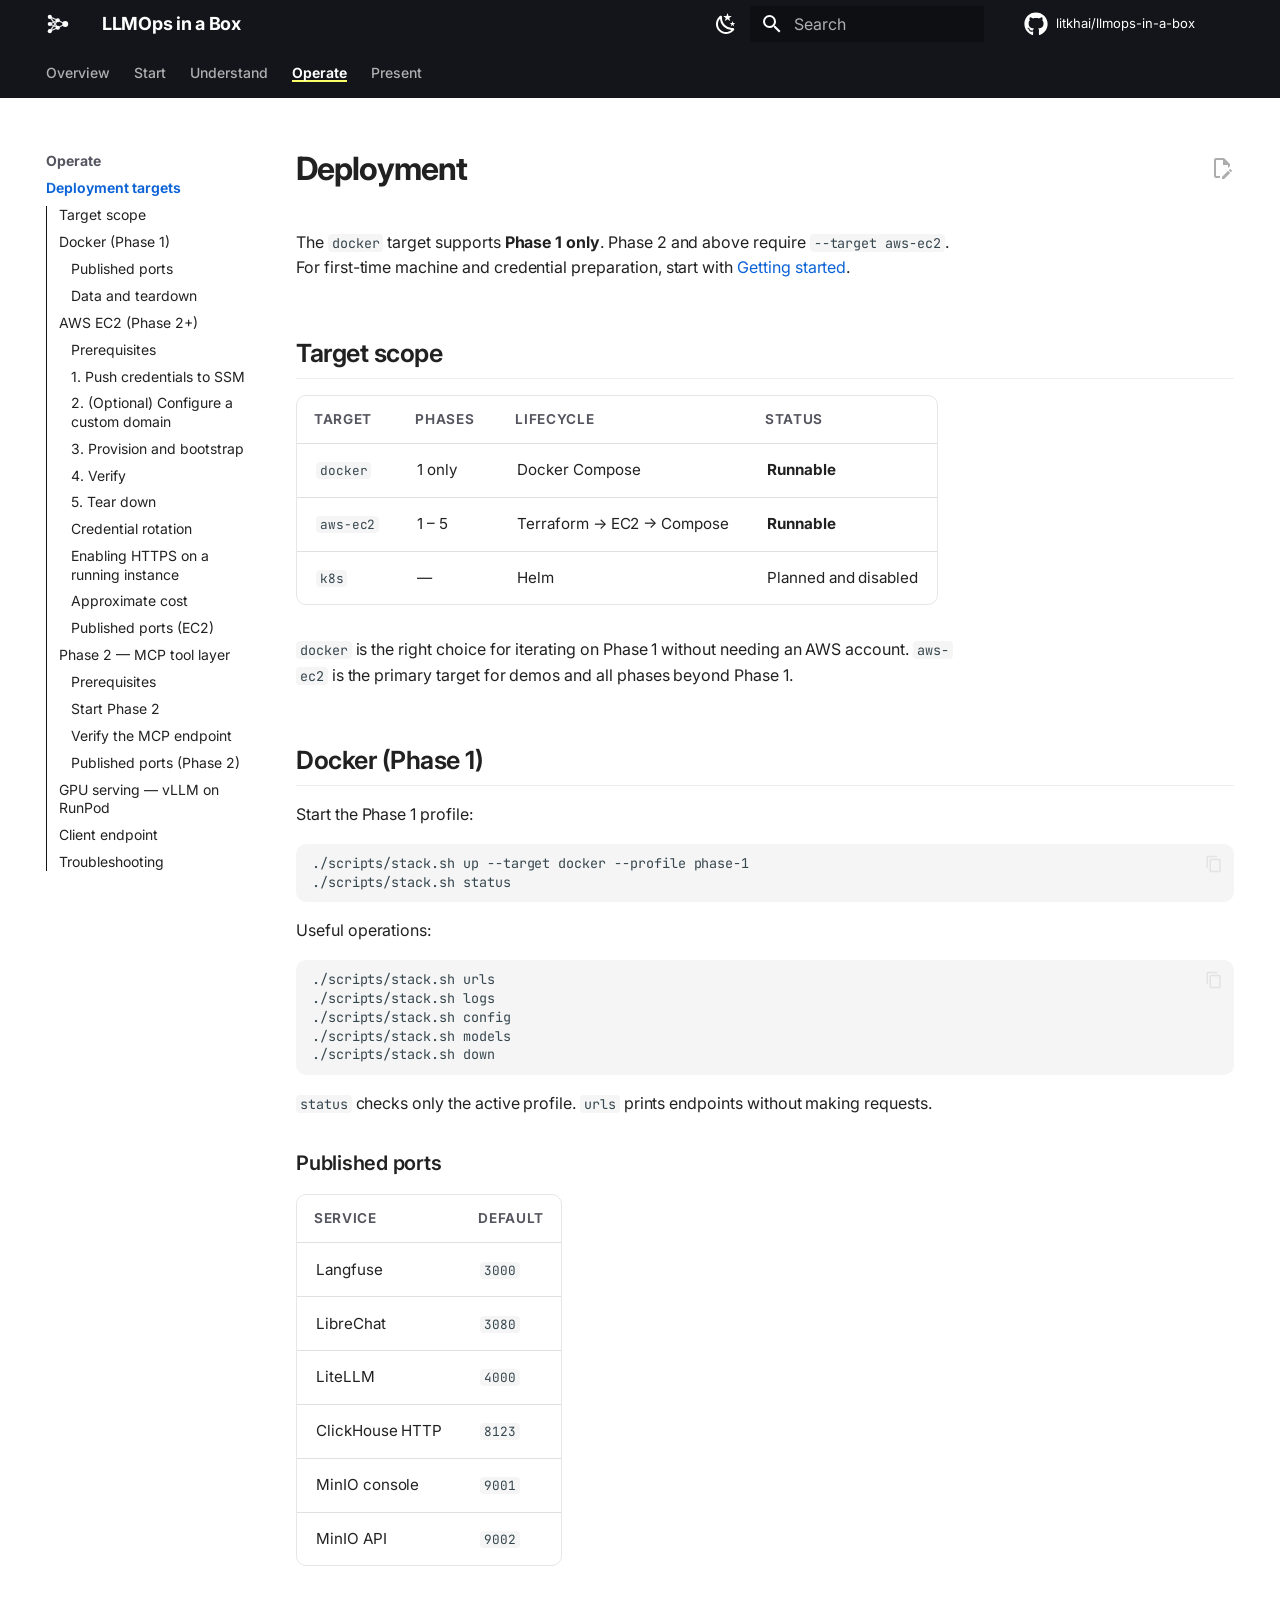
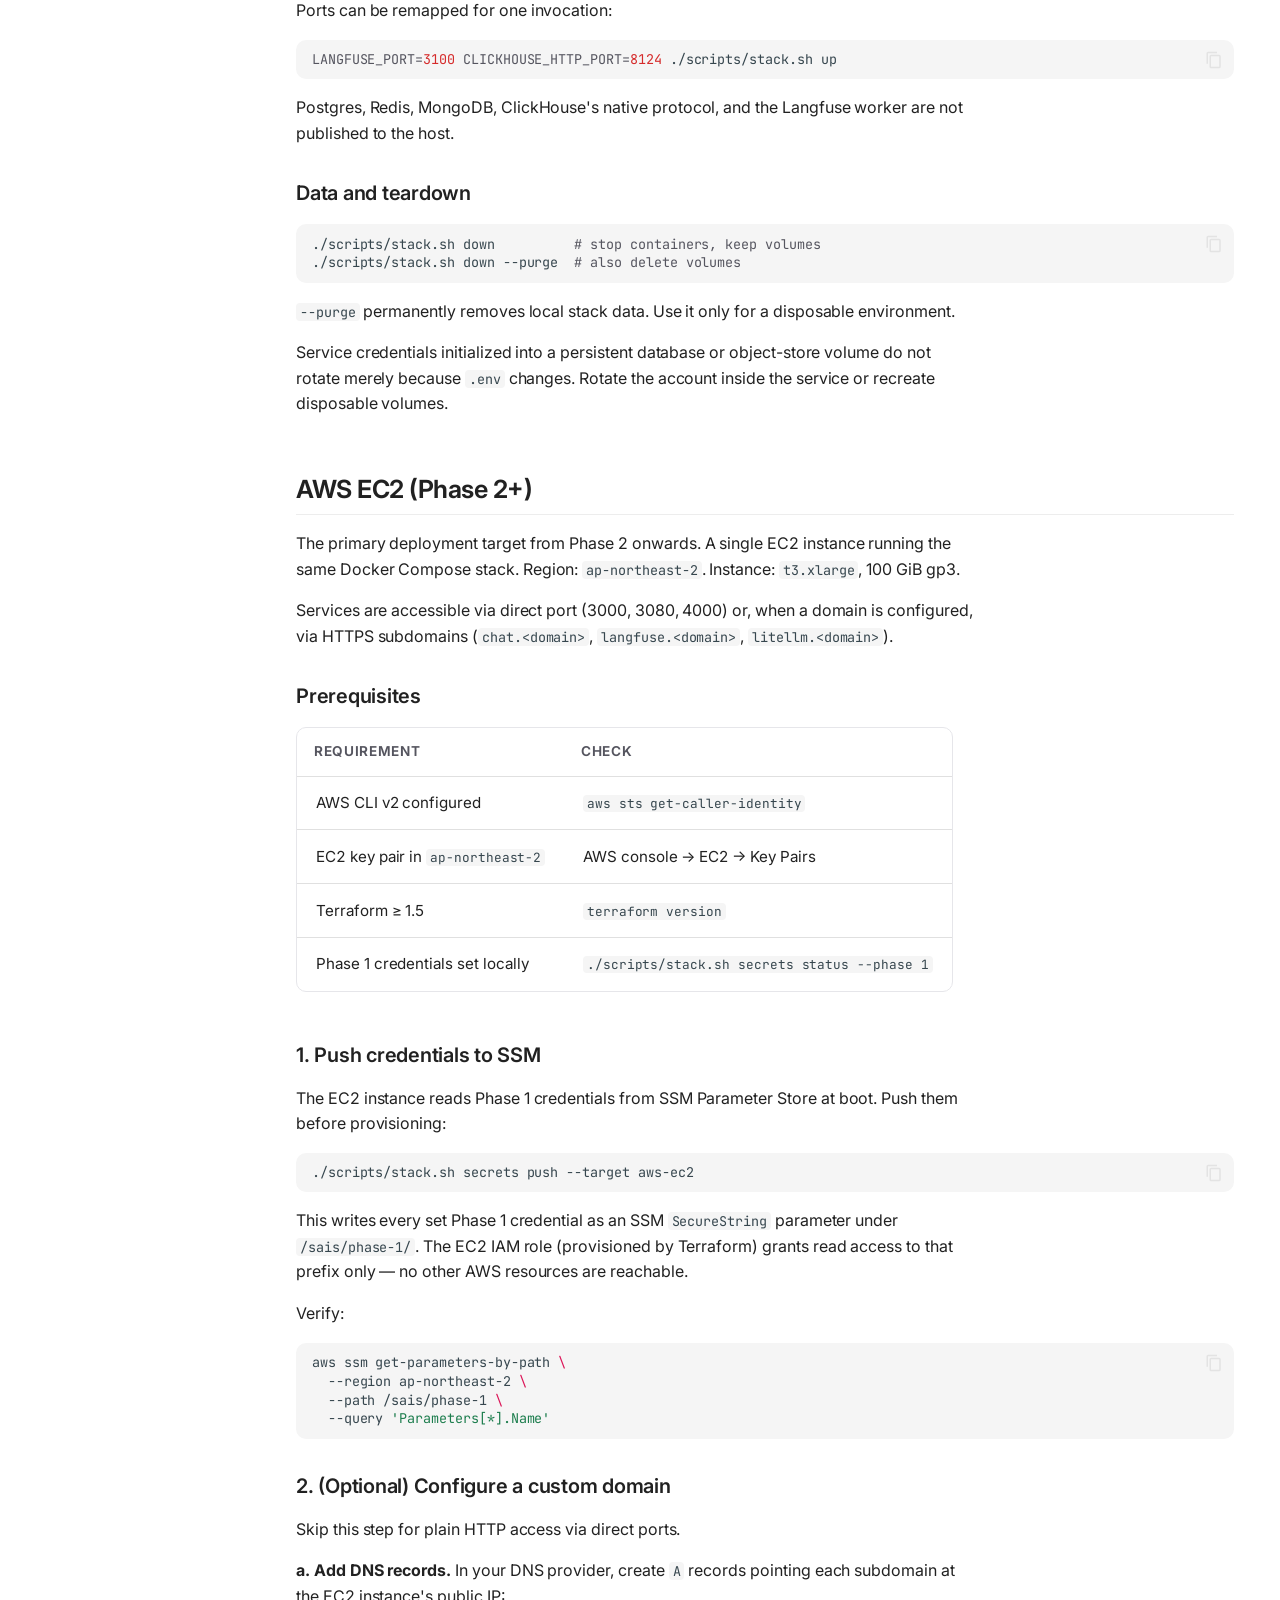
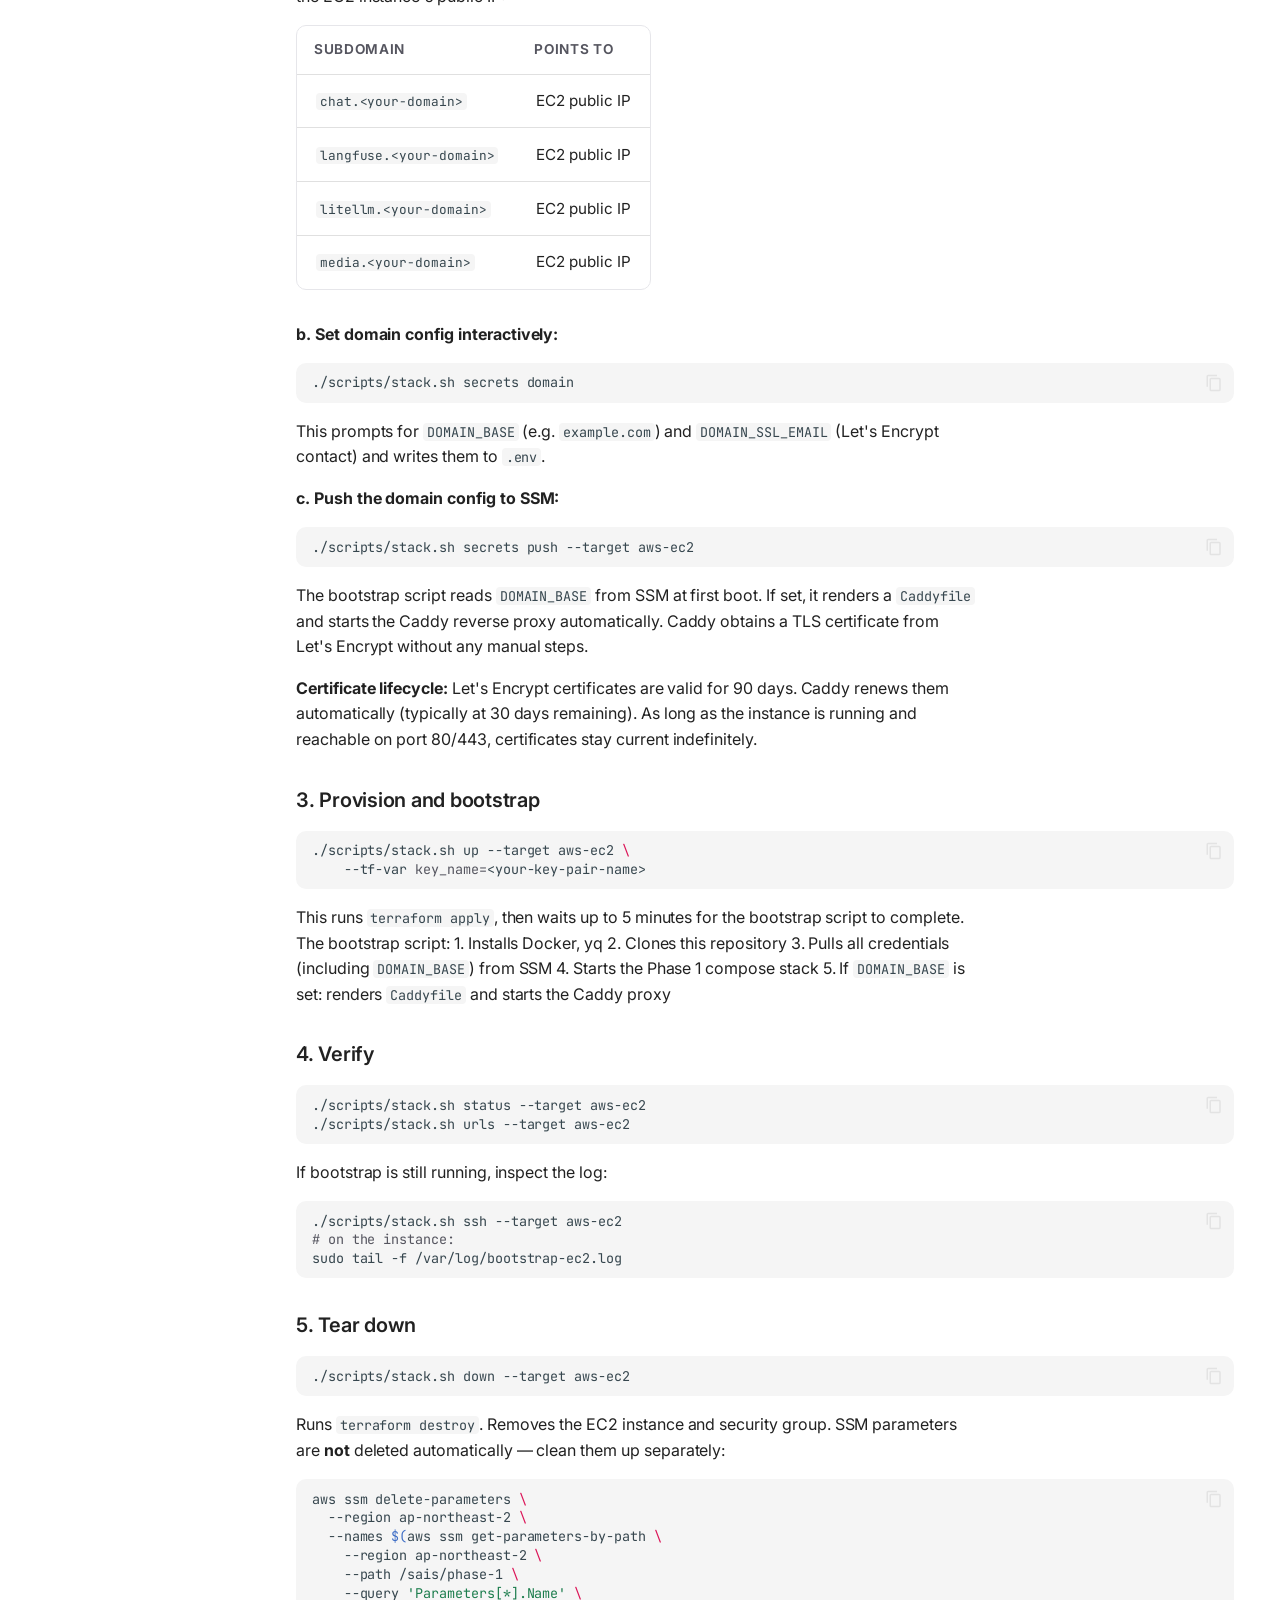
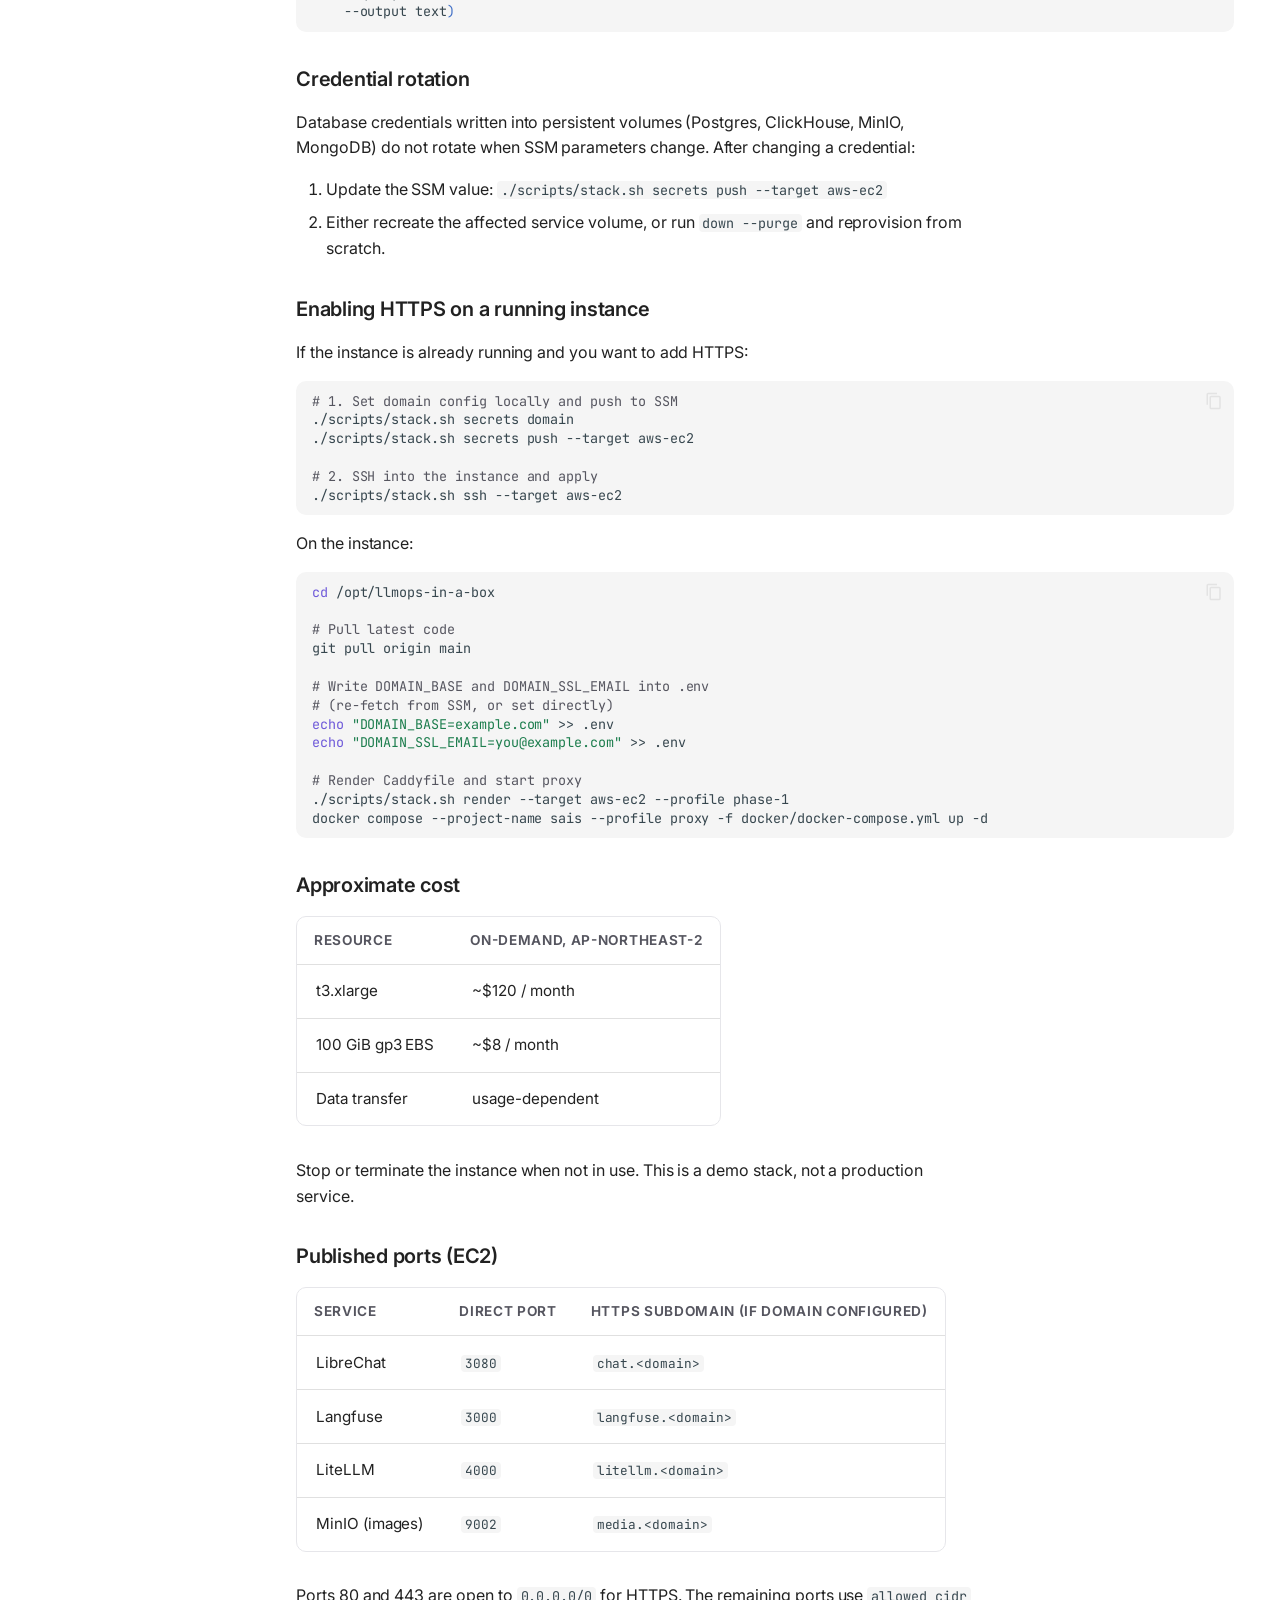
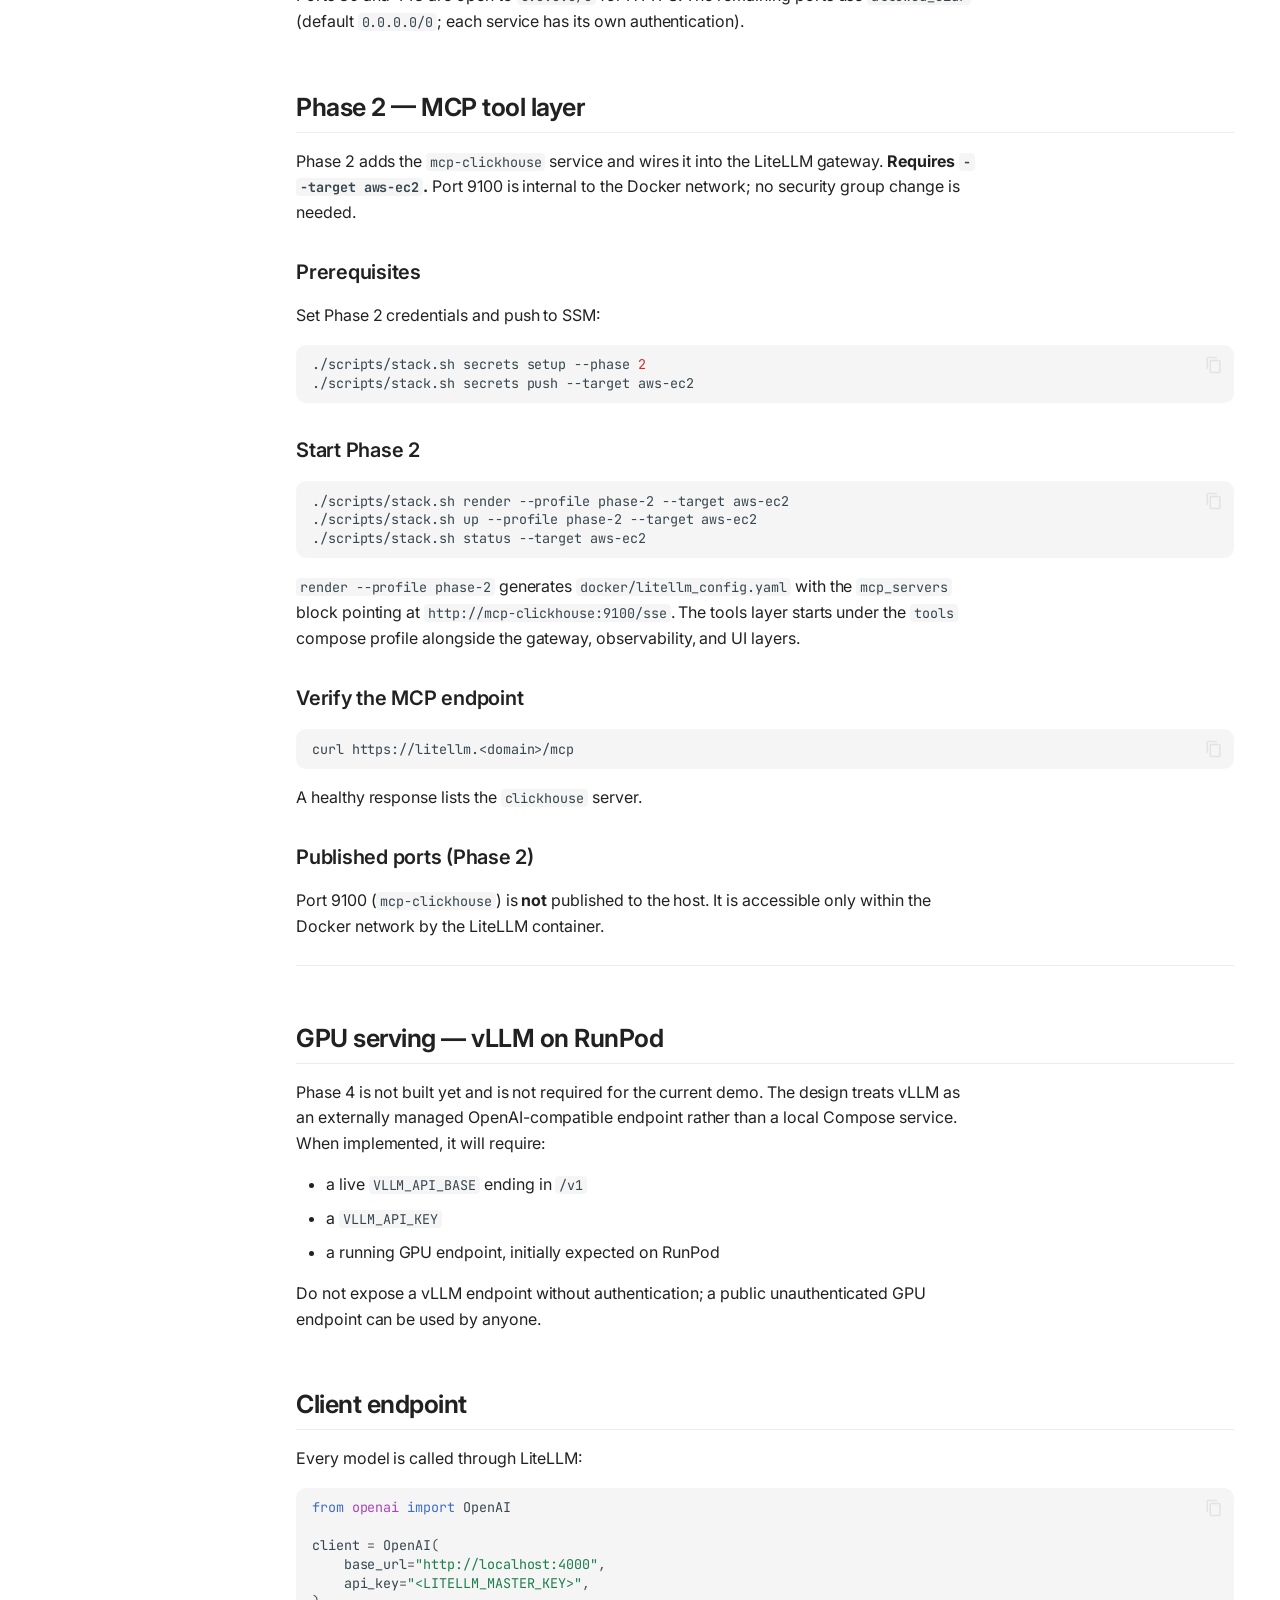
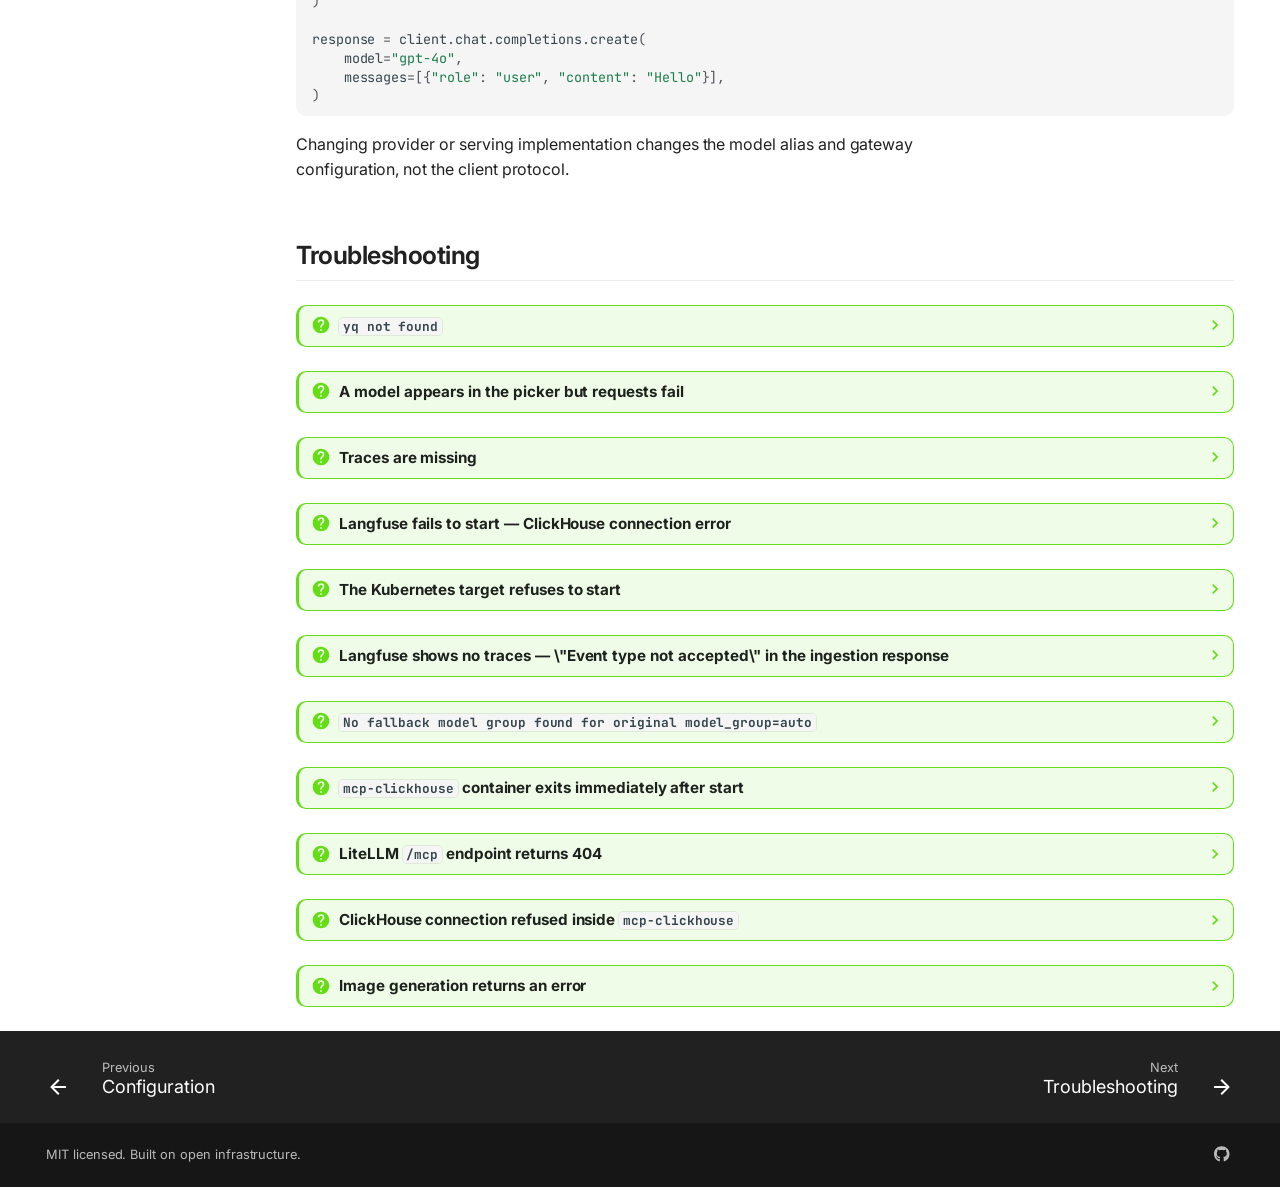
<file: deployment/index.html>
<!doctype html>
<html lang="en" class="no-js">
  <head>
    
      <meta charset="utf-8">
      <meta name="viewport" content="width=device-width,initial-scale=1">
      
        <meta name="description" content="A composable LLMOps reference stack: one gateway for commercial and self-hosted models, full-stack tracing from the first request, and one declarative stack definition.">
      
      
        <meta name="author" content="Kee Hoon Lee">
      
      
        <link rel="canonical" href="https://litkhai.github.io/llmops-in-a-box/deployment/">
      
      
        <link rel="prev" href="../configuration/">
      
      
        <link rel="next" href="../troubleshooting/">
      
      
      <link rel="icon" href="../assets/favicon.svg">
      <meta name="generator" content="mkdocs-1.6.1, mkdocs-material-9.5.44">
    
    
      
        <title>Deployment targets - LLMOps in a Box</title>
      
    
    
      <link rel="stylesheet" href="../assets/stylesheets/main.0253249f.min.css">
      
        
        <link rel="stylesheet" href="../assets/stylesheets/palette.06af60db.min.css">
      
      


    
    
      
    
    
      
        
        
        <link rel="preconnect" href="https://fonts.gstatic.com" crossorigin>
        <link rel="stylesheet" href="https://fonts.googleapis.com/css?family=Inter:300,300i,400,400i,700,700i%7CJetBrains+Mono:400,400i,700,700i&display=fallback">
        <style>:root{--md-text-font:"Inter";--md-code-font:"JetBrains Mono"}</style>
      
    
    
      <link rel="stylesheet" href="../stylesheets/extra.css">
    
    <script>__md_scope=new URL("..",location),__md_hash=e=>[...e].reduce(((e,_)=>(e<<5)-e+_.charCodeAt(0)),0),__md_get=(e,_=localStorage,t=__md_scope)=>JSON.parse(_.getItem(t.pathname+"."+e)),__md_set=(e,_,t=localStorage,a=__md_scope)=>{try{t.setItem(a.pathname+"."+e,JSON.stringify(_))}catch(e){}}</script>
    
      

    
    
    
  </head>
  
  
    
    
      
    
    
    
    
    <body dir="ltr" data-md-color-scheme="slate" data-md-color-primary="black" data-md-color-accent="yellow">
  
    
    <input class="md-toggle" data-md-toggle="drawer" type="checkbox" id="__drawer" autocomplete="off">
    <input class="md-toggle" data-md-toggle="search" type="checkbox" id="__search" autocomplete="off">
    <label class="md-overlay" for="__drawer"></label>
    <div data-md-component="skip">
      
        
        <a href="#deployment" class="md-skip">
          Skip to content
        </a>
      
    </div>
    <div data-md-component="announce">
      
    </div>
    
    
      

  

<header class="md-header md-header--shadow md-header--lifted" data-md-component="header">
  <nav class="md-header__inner md-grid" aria-label="Header">
    <a href=".." title="LLMOps in a Box" class="md-header__button md-logo" aria-label="LLMOps in a Box" data-md-component="logo">
      
  <img src="../assets/logo.svg" alt="logo">

    </a>
    <label class="md-header__button md-icon" for="__drawer">
      
      <svg xmlns="http://www.w3.org/2000/svg" viewBox="0 0 24 24"><path d="M3 6h18v2H3zm0 5h18v2H3zm0 5h18v2H3z"/></svg>
    </label>
    <div class="md-header__title" data-md-component="header-title">
      <div class="md-header__ellipsis">
        <div class="md-header__topic">
          <span class="md-ellipsis">
            LLMOps in a Box
          </span>
        </div>
        <div class="md-header__topic" data-md-component="header-topic">
          <span class="md-ellipsis">
            
              Deployment targets
            
          </span>
        </div>
      </div>
    </div>
    
      
        <form class="md-header__option" data-md-component="palette">
  
    
    
    
    <input class="md-option" data-md-color-media="(prefers-color-scheme: dark)" data-md-color-scheme="slate" data-md-color-primary="black" data-md-color-accent="yellow"  aria-label="Switch to light mode"  type="radio" name="__palette" id="__palette_0">
    
      <label class="md-header__button md-icon" title="Switch to light mode" for="__palette_1" hidden>
        <svg xmlns="http://www.w3.org/2000/svg" viewBox="0 0 24 24"><path d="M12 7a5 5 0 0 1 5 5 5 5 0 0 1-5 5 5 5 0 0 1-5-5 5 5 0 0 1 5-5m0 2a3 3 0 0 0-3 3 3 3 0 0 0 3 3 3 3 0 0 0 3-3 3 3 0 0 0-3-3m0-7 2.39 3.42C13.65 5.15 12.84 5 12 5s-1.65.15-2.39.42zM3.34 7l4.16-.35A7.2 7.2 0 0 0 5.94 8.5c-.44.74-.69 1.5-.83 2.29zm.02 10 1.76-3.77a7.131 7.131 0 0 0 2.38 4.14zM20.65 7l-1.77 3.79a7.02 7.02 0 0 0-2.38-4.15zm-.01 10-4.14.36c.59-.51 1.12-1.14 1.54-1.86.42-.73.69-1.5.83-2.29zM12 22l-2.41-3.44c.74.27 1.55.44 2.41.44.82 0 1.63-.17 2.37-.44z"/></svg>
      </label>
    
  
    
    
    
    <input class="md-option" data-md-color-media="(prefers-color-scheme: light)" data-md-color-scheme="default" data-md-color-primary="black" data-md-color-accent="yellow"  aria-label="Switch to dark mode"  type="radio" name="__palette" id="__palette_1">
    
      <label class="md-header__button md-icon" title="Switch to dark mode" for="__palette_0" hidden>
        <svg xmlns="http://www.w3.org/2000/svg" viewBox="0 0 24 24"><path d="m17.75 4.09-2.53 1.94.91 3.06-2.63-1.81-2.63 1.81.91-3.06-2.53-1.94L12.44 4l1.06-3 1.06 3zm3.5 6.91-1.64 1.25.59 1.98-1.7-1.17-1.7 1.17.59-1.98L15.75 11l2.06-.05L18.5 9l.69 1.95zm-2.28 4.95c.83-.08 1.72 1.1 1.19 1.85-.32.45-.66.87-1.08 1.27C15.17 23 8.84 23 4.94 19.07c-3.91-3.9-3.91-10.24 0-14.14.4-.4.82-.76 1.27-1.08.75-.53 1.93.36 1.85 1.19-.27 2.86.69 5.83 2.89 8.02a9.96 9.96 0 0 0 8.02 2.89m-1.64 2.02a12.08 12.08 0 0 1-7.8-3.47c-2.17-2.19-3.33-5-3.49-7.82-2.81 3.14-2.7 7.96.31 10.98 3.02 3.01 7.84 3.12 10.98.31"/></svg>
      </label>
    
  
</form>
      
    
    
      <script>var palette=__md_get("__palette");if(palette&&palette.color){if("(prefers-color-scheme)"===palette.color.media){var media=matchMedia("(prefers-color-scheme: light)"),input=document.querySelector(media.matches?"[data-md-color-media='(prefers-color-scheme: light)']":"[data-md-color-media='(prefers-color-scheme: dark)']");palette.color.media=input.getAttribute("data-md-color-media"),palette.color.scheme=input.getAttribute("data-md-color-scheme"),palette.color.primary=input.getAttribute("data-md-color-primary"),palette.color.accent=input.getAttribute("data-md-color-accent")}for(var[key,value]of Object.entries(palette.color))document.body.setAttribute("data-md-color-"+key,value)}</script>
    
    
    
      <label class="md-header__button md-icon" for="__search">
        
        <svg xmlns="http://www.w3.org/2000/svg" viewBox="0 0 24 24"><path d="M9.5 3A6.5 6.5 0 0 1 16 9.5c0 1.61-.59 3.09-1.56 4.23l.27.27h.79l5 5-1.5 1.5-5-5v-.79l-.27-.27A6.52 6.52 0 0 1 9.5 16 6.5 6.5 0 0 1 3 9.5 6.5 6.5 0 0 1 9.5 3m0 2C7 5 5 7 5 9.5S7 14 9.5 14 14 12 14 9.5 12 5 9.5 5"/></svg>
      </label>
      <div class="md-search" data-md-component="search" role="dialog">
  <label class="md-search__overlay" for="__search"></label>
  <div class="md-search__inner" role="search">
    <form class="md-search__form" name="search">
      <input type="text" class="md-search__input" name="query" aria-label="Search" placeholder="Search" autocapitalize="off" autocorrect="off" autocomplete="off" spellcheck="false" data-md-component="search-query" required>
      <label class="md-search__icon md-icon" for="__search">
        
        <svg xmlns="http://www.w3.org/2000/svg" viewBox="0 0 24 24"><path d="M9.5 3A6.5 6.5 0 0 1 16 9.5c0 1.61-.59 3.09-1.56 4.23l.27.27h.79l5 5-1.5 1.5-5-5v-.79l-.27-.27A6.52 6.52 0 0 1 9.5 16 6.5 6.5 0 0 1 3 9.5 6.5 6.5 0 0 1 9.5 3m0 2C7 5 5 7 5 9.5S7 14 9.5 14 14 12 14 9.5 12 5 9.5 5"/></svg>
        
        <svg xmlns="http://www.w3.org/2000/svg" viewBox="0 0 24 24"><path d="M20 11v2H8l5.5 5.5-1.42 1.42L4.16 12l7.92-7.92L13.5 5.5 8 11z"/></svg>
      </label>
      <nav class="md-search__options" aria-label="Search">
        
          <a href="javascript:void(0)" class="md-search__icon md-icon" title="Share" aria-label="Share" data-clipboard data-clipboard-text="" data-md-component="search-share" tabindex="-1">
            
            <svg xmlns="http://www.w3.org/2000/svg" viewBox="0 0 24 24"><path d="M18 16.08c-.76 0-1.44.3-1.96.77L8.91 12.7c.05-.23.09-.46.09-.7s-.04-.47-.09-.7l7.05-4.11c.54.5 1.25.81 2.04.81a3 3 0 0 0 3-3 3 3 0 0 0-3-3 3 3 0 0 0-3 3c0 .24.04.47.09.7L8.04 9.81C7.5 9.31 6.79 9 6 9a3 3 0 0 0-3 3 3 3 0 0 0 3 3c.79 0 1.5-.31 2.04-.81l7.12 4.15c-.05.21-.08.43-.08.66 0 1.61 1.31 2.91 2.92 2.91s2.92-1.3 2.92-2.91A2.92 2.92 0 0 0 18 16.08"/></svg>
          </a>
        
        <button type="reset" class="md-search__icon md-icon" title="Clear" aria-label="Clear" tabindex="-1">
          
          <svg xmlns="http://www.w3.org/2000/svg" viewBox="0 0 24 24"><path d="M19 6.41 17.59 5 12 10.59 6.41 5 5 6.41 10.59 12 5 17.59 6.41 19 12 13.41 17.59 19 19 17.59 13.41 12z"/></svg>
        </button>
      </nav>
      
        <div class="md-search__suggest" data-md-component="search-suggest"></div>
      
    </form>
    <div class="md-search__output">
      <div class="md-search__scrollwrap" tabindex="0" data-md-scrollfix>
        <div class="md-search-result" data-md-component="search-result">
          <div class="md-search-result__meta">
            Initializing search
          </div>
          <ol class="md-search-result__list" role="presentation"></ol>
        </div>
      </div>
    </div>
  </div>
</div>
    
    
      <div class="md-header__source">
        <a href="https://github.com/litkhai/llmops-in-a-box" title="Go to repository" class="md-source" data-md-component="source">
  <div class="md-source__icon md-icon">
    
    <svg xmlns="http://www.w3.org/2000/svg" viewBox="0 0 496 512"><!--! Font Awesome Free 6.6.0 by @fontawesome - https://fontawesome.com License - https://fontawesome.com/license/free (Icons: CC BY 4.0, Fonts: SIL OFL 1.1, Code: MIT License) Copyright 2024 Fonticons, Inc.--><path d="M165.9 397.4c0 2-2.3 3.6-5.2 3.6-3.3.3-5.6-1.3-5.6-3.6 0-2 2.3-3.6 5.2-3.6 3-.3 5.6 1.3 5.6 3.6m-31.1-4.5c-.7 2 1.3 4.3 4.3 4.9 2.6 1 5.6 0 6.2-2s-1.3-4.3-4.3-5.2c-2.6-.7-5.5.3-6.2 2.3m44.2-1.7c-2.9.7-4.9 2.6-4.6 4.9.3 2 2.9 3.3 5.9 2.6 2.9-.7 4.9-2.6 4.6-4.6-.3-1.9-3-3.2-5.9-2.9M244.8 8C106.1 8 0 113.3 0 252c0 110.9 69.8 205.8 169.5 239.2 12.8 2.3 17.3-5.6 17.3-12.1 0-6.2-.3-40.4-.3-61.4 0 0-70 15-84.7-29.8 0 0-11.4-29.1-27.8-36.6 0 0-22.9-15.7 1.6-15.4 0 0 24.9 2 38.6 25.8 21.9 38.6 58.6 27.5 72.9 20.9 2.3-16 8.8-27.1 16-33.7-55.9-6.2-112.3-14.3-112.3-110.5 0-27.5 7.6-41.3 23.6-58.9-2.6-6.5-11.1-33.3 2.6-67.9 20.9-6.5 69 27 69 27 20-5.6 41.5-8.5 62.8-8.5s42.8 2.9 62.8 8.5c0 0 48.1-33.6 69-27 13.7 34.7 5.2 61.4 2.6 67.9 16 17.7 25.8 31.5 25.8 58.9 0 96.5-58.9 104.2-114.8 110.5 9.2 7.9 17 22.9 17 46.4 0 33.7-.3 75.4-.3 83.6 0 6.5 4.6 14.4 17.3 12.1C428.2 457.8 496 362.9 496 252 496 113.3 383.5 8 244.8 8M97.2 352.9c-1.3 1-1 3.3.7 5.2 1.6 1.6 3.9 2.3 5.2 1 1.3-1 1-3.3-.7-5.2-1.6-1.6-3.9-2.3-5.2-1m-10.8-8.1c-.7 1.3.3 2.9 2.3 3.9 1.6 1 3.6.7 4.3-.7.7-1.3-.3-2.9-2.3-3.9-2-.6-3.6-.3-4.3.7m32.4 35.6c-1.6 1.3-1 4.3 1.3 6.2 2.3 2.3 5.2 2.6 6.5 1 1.3-1.3.7-4.3-1.3-6.2-2.2-2.3-5.2-2.6-6.5-1m-11.4-14.7c-1.6 1-1.6 3.6 0 5.9s4.3 3.3 5.6 2.3c1.6-1.3 1.6-3.9 0-6.2-1.4-2.3-4-3.3-5.6-2"/></svg>
  </div>
  <div class="md-source__repository">
    litkhai/llmops-in-a-box
  </div>
</a>
      </div>
    
  </nav>
  
    
      
<nav class="md-tabs" aria-label="Tabs" data-md-component="tabs">
  <div class="md-grid">
    <ul class="md-tabs__list">
      
        
  
  
  
    <li class="md-tabs__item">
      <a href=".." class="md-tabs__link">
        
  
    
  
  Overview

      </a>
    </li>
  

      
        
  
  
  
    
    
      <li class="md-tabs__item">
        <a href="../getting-started/" class="md-tabs__link">
          
  
  Start

        </a>
      </li>
    
  

      
        
  
  
  
    
    
      <li class="md-tabs__item">
        <a href="../background/" class="md-tabs__link">
          
  
  Understand

        </a>
      </li>
    
  

      
        
  
  
    
  
  
    
    
      <li class="md-tabs__item md-tabs__item--active">
        <a href="./" class="md-tabs__link">
          
  
  Operate

        </a>
      </li>
    
  

      
        
  
  
  
    
    
      <li class="md-tabs__item">
        <a href="../demo-flow/" class="md-tabs__link">
          
  
  Present

        </a>
      </li>
    
  

      
    </ul>
  </div>
</nav>
    
  
</header>
    
    <div class="md-container" data-md-component="container">
      
      
        
      
      <main class="md-main" data-md-component="main">
        <div class="md-main__inner md-grid">
          
            
              
              <div class="md-sidebar md-sidebar--primary" data-md-component="sidebar" data-md-type="navigation" >
                <div class="md-sidebar__scrollwrap">
                  <div class="md-sidebar__inner">
                    


  


  

<nav class="md-nav md-nav--primary md-nav--lifted md-nav--integrated" aria-label="Navigation" data-md-level="0">
  <label class="md-nav__title" for="__drawer">
    <a href=".." title="LLMOps in a Box" class="md-nav__button md-logo" aria-label="LLMOps in a Box" data-md-component="logo">
      
  <img src="../assets/logo.svg" alt="logo">

    </a>
    LLMOps in a Box
  </label>
  
    <div class="md-nav__source">
      <a href="https://github.com/litkhai/llmops-in-a-box" title="Go to repository" class="md-source" data-md-component="source">
  <div class="md-source__icon md-icon">
    
    <svg xmlns="http://www.w3.org/2000/svg" viewBox="0 0 496 512"><!--! Font Awesome Free 6.6.0 by @fontawesome - https://fontawesome.com License - https://fontawesome.com/license/free (Icons: CC BY 4.0, Fonts: SIL OFL 1.1, Code: MIT License) Copyright 2024 Fonticons, Inc.--><path d="M165.9 397.4c0 2-2.3 3.6-5.2 3.6-3.3.3-5.6-1.3-5.6-3.6 0-2 2.3-3.6 5.2-3.6 3-.3 5.6 1.3 5.6 3.6m-31.1-4.5c-.7 2 1.3 4.3 4.3 4.9 2.6 1 5.6 0 6.2-2s-1.3-4.3-4.3-5.2c-2.6-.7-5.5.3-6.2 2.3m44.2-1.7c-2.9.7-4.9 2.6-4.6 4.9.3 2 2.9 3.3 5.9 2.6 2.9-.7 4.9-2.6 4.6-4.6-.3-1.9-3-3.2-5.9-2.9M244.8 8C106.1 8 0 113.3 0 252c0 110.9 69.8 205.8 169.5 239.2 12.8 2.3 17.3-5.6 17.3-12.1 0-6.2-.3-40.4-.3-61.4 0 0-70 15-84.7-29.8 0 0-11.4-29.1-27.8-36.6 0 0-22.9-15.7 1.6-15.4 0 0 24.9 2 38.6 25.8 21.9 38.6 58.6 27.5 72.9 20.9 2.3-16 8.8-27.1 16-33.7-55.9-6.2-112.3-14.3-112.3-110.5 0-27.5 7.6-41.3 23.6-58.9-2.6-6.5-11.1-33.3 2.6-67.9 20.9-6.5 69 27 69 27 20-5.6 41.5-8.5 62.8-8.5s42.8 2.9 62.8 8.5c0 0 48.1-33.6 69-27 13.7 34.7 5.2 61.4 2.6 67.9 16 17.7 25.8 31.5 25.8 58.9 0 96.5-58.9 104.2-114.8 110.5 9.2 7.9 17 22.9 17 46.4 0 33.7-.3 75.4-.3 83.6 0 6.5 4.6 14.4 17.3 12.1C428.2 457.8 496 362.9 496 252 496 113.3 383.5 8 244.8 8M97.2 352.9c-1.3 1-1 3.3.7 5.2 1.6 1.6 3.9 2.3 5.2 1 1.3-1 1-3.3-.7-5.2-1.6-1.6-3.9-2.3-5.2-1m-10.8-8.1c-.7 1.3.3 2.9 2.3 3.9 1.6 1 3.6.7 4.3-.7.7-1.3-.3-2.9-2.3-3.9-2-.6-3.6-.3-4.3.7m32.4 35.6c-1.6 1.3-1 4.3 1.3 6.2 2.3 2.3 5.2 2.6 6.5 1 1.3-1.3.7-4.3-1.3-6.2-2.2-2.3-5.2-2.6-6.5-1m-11.4-14.7c-1.6 1-1.6 3.6 0 5.9s4.3 3.3 5.6 2.3c1.6-1.3 1.6-3.9 0-6.2-1.4-2.3-4-3.3-5.6-2"/></svg>
  </div>
  <div class="md-source__repository">
    litkhai/llmops-in-a-box
  </div>
</a>
    </div>
  
  <ul class="md-nav__list" data-md-scrollfix>
    
      
      
  
  
  
  
    <li class="md-nav__item">
      <a href=".." class="md-nav__link">
        
  
  <span class="md-ellipsis">
    Overview
  </span>
  

      </a>
    </li>
  

    
      
      
  
  
  
  
    
    
    
      
      
    
    
    <li class="md-nav__item md-nav__item--nested">
      
        
        
        <input class="md-nav__toggle md-toggle " type="checkbox" id="__nav_2" >
        
          
          <label class="md-nav__link" for="__nav_2" id="__nav_2_label" tabindex="0">
            
  
  <span class="md-ellipsis">
    Start
  </span>
  

            <span class="md-nav__icon md-icon"></span>
          </label>
        
        <nav class="md-nav" data-md-level="1" aria-labelledby="__nav_2_label" aria-expanded="false">
          <label class="md-nav__title" for="__nav_2">
            <span class="md-nav__icon md-icon"></span>
            Start
          </label>
          <ul class="md-nav__list" data-md-scrollfix>
            
              
                
  
  
  
  
    <li class="md-nav__item">
      <a href="../getting-started/" class="md-nav__link">
        
  
  <span class="md-ellipsis">
    Getting started
  </span>
  

      </a>
    </li>
  

              
            
              
                
  
  
  
  
    <li class="md-nav__item">
      <a href="../credentials/" class="md-nav__link">
        
  
  <span class="md-ellipsis">
    Credentials
  </span>
  

      </a>
    </li>
  

              
            
              
                
  
  
  
  
    <li class="md-nav__item">
      <a href="../workshop/" class="md-nav__link">
        
  
  <span class="md-ellipsis">
    Phase 1 workshop
  </span>
  

      </a>
    </li>
  

              
            
          </ul>
        </nav>
      
    </li>
  

    
      
      
  
  
  
  
    
    
    
      
      
    
    
    <li class="md-nav__item md-nav__item--nested">
      
        
        
        <input class="md-nav__toggle md-toggle " type="checkbox" id="__nav_3" >
        
          
          <label class="md-nav__link" for="__nav_3" id="__nav_3_label" tabindex="0">
            
  
  <span class="md-ellipsis">
    Understand
  </span>
  

            <span class="md-nav__icon md-icon"></span>
          </label>
        
        <nav class="md-nav" data-md-level="1" aria-labelledby="__nav_3_label" aria-expanded="false">
          <label class="md-nav__title" for="__nav_3">
            <span class="md-nav__icon md-icon"></span>
            Understand
          </label>
          <ul class="md-nav__list" data-md-scrollfix>
            
              
                
  
  
  
  
    <li class="md-nav__item">
      <a href="../background/" class="md-nav__link">
        
  
  <span class="md-ellipsis">
    Background
  </span>
  

      </a>
    </li>
  

              
            
              
                
  
  
  
  
    <li class="md-nav__item">
      <a href="../phases/" class="md-nav__link">
        
  
  <span class="md-ellipsis">
    Build-out phases
  </span>
  

      </a>
    </li>
  

              
            
              
                
  
  
  
  
    <li class="md-nav__item">
      <a href="../configuration/" class="md-nav__link">
        
  
  <span class="md-ellipsis">
    Configuration
  </span>
  

      </a>
    </li>
  

              
            
          </ul>
        </nav>
      
    </li>
  

    
      
      
  
  
    
  
  
  
    
    
    
      
        
        
      
      
    
    
    <li class="md-nav__item md-nav__item--active md-nav__item--section md-nav__item--nested">
      
        
        
        <input class="md-nav__toggle md-toggle " type="checkbox" id="__nav_4" checked>
        
          
          <label class="md-nav__link" for="__nav_4" id="__nav_4_label" tabindex="">
            
  
  <span class="md-ellipsis">
    Operate
  </span>
  

            <span class="md-nav__icon md-icon"></span>
          </label>
        
        <nav class="md-nav" data-md-level="1" aria-labelledby="__nav_4_label" aria-expanded="true">
          <label class="md-nav__title" for="__nav_4">
            <span class="md-nav__icon md-icon"></span>
            Operate
          </label>
          <ul class="md-nav__list" data-md-scrollfix>
            
              
                
  
  
    
  
  
  
    <li class="md-nav__item md-nav__item--active">
      
      <input class="md-nav__toggle md-toggle" type="checkbox" id="__toc">
      
      
        
      
      
        <label class="md-nav__link md-nav__link--active" for="__toc">
          
  
  <span class="md-ellipsis">
    Deployment targets
  </span>
  

          <span class="md-nav__icon md-icon"></span>
        </label>
      
      <a href="./" class="md-nav__link md-nav__link--active">
        
  
  <span class="md-ellipsis">
    Deployment targets
  </span>
  

      </a>
      
        

<nav class="md-nav md-nav--secondary" aria-label="Table of contents">
  
  
  
    
  
  
    <label class="md-nav__title" for="__toc">
      <span class="md-nav__icon md-icon"></span>
      Table of contents
    </label>
    <ul class="md-nav__list" data-md-component="toc" data-md-scrollfix>
      
        <li class="md-nav__item">
  <a href="#target-scope" class="md-nav__link">
    <span class="md-ellipsis">
      Target scope
    </span>
  </a>
  
</li>
      
        <li class="md-nav__item">
  <a href="#docker-phase-1" class="md-nav__link">
    <span class="md-ellipsis">
      Docker (Phase 1)
    </span>
  </a>
  
    <nav class="md-nav" aria-label="Docker (Phase 1)">
      <ul class="md-nav__list">
        
          <li class="md-nav__item">
  <a href="#published-ports" class="md-nav__link">
    <span class="md-ellipsis">
      Published ports
    </span>
  </a>
  
</li>
        
          <li class="md-nav__item">
  <a href="#data-and-teardown" class="md-nav__link">
    <span class="md-ellipsis">
      Data and teardown
    </span>
  </a>
  
</li>
        
      </ul>
    </nav>
  
</li>
      
        <li class="md-nav__item">
  <a href="#aws-ec2-phase-2" class="md-nav__link">
    <span class="md-ellipsis">
      AWS EC2 (Phase 2+)
    </span>
  </a>
  
    <nav class="md-nav" aria-label="AWS EC2 (Phase 2+)">
      <ul class="md-nav__list">
        
          <li class="md-nav__item">
  <a href="#prerequisites" class="md-nav__link">
    <span class="md-ellipsis">
      Prerequisites
    </span>
  </a>
  
</li>
        
          <li class="md-nav__item">
  <a href="#1-push-credentials-to-ssm" class="md-nav__link">
    <span class="md-ellipsis">
      1. Push credentials to SSM
    </span>
  </a>
  
</li>
        
          <li class="md-nav__item">
  <a href="#2-optional-configure-a-custom-domain" class="md-nav__link">
    <span class="md-ellipsis">
      2. (Optional) Configure a custom domain
    </span>
  </a>
  
</li>
        
          <li class="md-nav__item">
  <a href="#3-provision-and-bootstrap" class="md-nav__link">
    <span class="md-ellipsis">
      3. Provision and bootstrap
    </span>
  </a>
  
</li>
        
          <li class="md-nav__item">
  <a href="#4-verify" class="md-nav__link">
    <span class="md-ellipsis">
      4. Verify
    </span>
  </a>
  
</li>
        
          <li class="md-nav__item">
  <a href="#5-tear-down" class="md-nav__link">
    <span class="md-ellipsis">
      5. Tear down
    </span>
  </a>
  
</li>
        
          <li class="md-nav__item">
  <a href="#credential-rotation" class="md-nav__link">
    <span class="md-ellipsis">
      Credential rotation
    </span>
  </a>
  
</li>
        
          <li class="md-nav__item">
  <a href="#enabling-https-on-a-running-instance" class="md-nav__link">
    <span class="md-ellipsis">
      Enabling HTTPS on a running instance
    </span>
  </a>
  
</li>
        
          <li class="md-nav__item">
  <a href="#approximate-cost" class="md-nav__link">
    <span class="md-ellipsis">
      Approximate cost
    </span>
  </a>
  
</li>
        
          <li class="md-nav__item">
  <a href="#published-ports-ec2" class="md-nav__link">
    <span class="md-ellipsis">
      Published ports (EC2)
    </span>
  </a>
  
</li>
        
      </ul>
    </nav>
  
</li>
      
        <li class="md-nav__item">
  <a href="#phase-2-mcp-tool-layer" class="md-nav__link">
    <span class="md-ellipsis">
      Phase 2 — MCP tool layer
    </span>
  </a>
  
    <nav class="md-nav" aria-label="Phase 2 — MCP tool layer">
      <ul class="md-nav__list">
        
          <li class="md-nav__item">
  <a href="#prerequisites_1" class="md-nav__link">
    <span class="md-ellipsis">
      Prerequisites
    </span>
  </a>
  
</li>
        
          <li class="md-nav__item">
  <a href="#start-phase-2" class="md-nav__link">
    <span class="md-ellipsis">
      Start Phase 2
    </span>
  </a>
  
</li>
        
          <li class="md-nav__item">
  <a href="#verify-the-mcp-endpoint" class="md-nav__link">
    <span class="md-ellipsis">
      Verify the MCP endpoint
    </span>
  </a>
  
</li>
        
          <li class="md-nav__item">
  <a href="#published-ports-phase-2" class="md-nav__link">
    <span class="md-ellipsis">
      Published ports (Phase 2)
    </span>
  </a>
  
</li>
        
      </ul>
    </nav>
  
</li>
      
        <li class="md-nav__item">
  <a href="#gpu-serving-vllm-on-runpod" class="md-nav__link">
    <span class="md-ellipsis">
      GPU serving — vLLM on RunPod
    </span>
  </a>
  
</li>
      
        <li class="md-nav__item">
  <a href="#client-endpoint" class="md-nav__link">
    <span class="md-ellipsis">
      Client endpoint
    </span>
  </a>
  
</li>
      
        <li class="md-nav__item">
  <a href="#troubleshooting" class="md-nav__link">
    <span class="md-ellipsis">
      Troubleshooting
    </span>
  </a>
  
</li>
      
    </ul>
  
</nav>
      
    </li>
  

              
            
              
                
  
  
  
  
    <li class="md-nav__item">
      <a href="../troubleshooting/" class="md-nav__link">
        
  
  <span class="md-ellipsis">
    Troubleshooting
  </span>
  

      </a>
    </li>
  

              
            
          </ul>
        </nav>
      
    </li>
  

    
      
      
  
  
  
  
    
    
    
      
      
    
    
    <li class="md-nav__item md-nav__item--nested">
      
        
        
        <input class="md-nav__toggle md-toggle " type="checkbox" id="__nav_5" >
        
          
          <label class="md-nav__link" for="__nav_5" id="__nav_5_label" tabindex="0">
            
  
  <span class="md-ellipsis">
    Present
  </span>
  

            <span class="md-nav__icon md-icon"></span>
          </label>
        
        <nav class="md-nav" data-md-level="1" aria-labelledby="__nav_5_label" aria-expanded="false">
          <label class="md-nav__title" for="__nav_5">
            <span class="md-nav__icon md-icon"></span>
            Present
          </label>
          <ul class="md-nav__list" data-md-scrollfix>
            
              
                
  
  
  
  
    <li class="md-nav__item">
      <a href="../demo-flow/" class="md-nav__link">
        
  
  <span class="md-ellipsis">
    Demo flow
  </span>
  

      </a>
    </li>
  

              
            
          </ul>
        </nav>
      
    </li>
  

    
  </ul>
</nav>
                  </div>
                </div>
              </div>
            
            
          
          
            <div class="md-content" data-md-component="content">
              <article class="md-content__inner md-typeset">
                
                  

  
    <a href="https://github.com/litkhai/llmops-in-a-box/edit/main/docs/deployment.md" title="Edit this page" class="md-content__button md-icon">
      
      <svg xmlns="http://www.w3.org/2000/svg" viewBox="0 0 24 24"><path d="M10 20H6V4h7v5h5v3.1l2-2V8l-6-6H6c-1.1 0-2 .9-2 2v16c0 1.1.9 2 2 2h4zm10.2-7c.1 0 .3.1.4.2l1.3 1.3c.2.2.2.6 0 .8l-1 1-2.1-2.1 1-1c.1-.1.2-.2.4-.2m0 3.9L14.1 23H12v-2.1l6.1-6.1z"/></svg>
    </a>
  
  


<h1 id="deployment">Deployment<a class="headerlink" href="#deployment" title="Permanent link">&para;</a></h1>
<p>The <code>docker</code> target supports <strong>Phase 1 only</strong>. Phase 2 and above require
<code>--target aws-ec2</code>. For first-time machine and credential preparation, start
with <a href="../getting-started/">Getting started</a>.</p>
<h2 id="target-scope">Target scope<a class="headerlink" href="#target-scope" title="Permanent link">&para;</a></h2>
<table>
<thead>
<tr>
<th>Target</th>
<th>Phases</th>
<th>Lifecycle</th>
<th>Status</th>
</tr>
</thead>
<tbody>
<tr>
<td><code>docker</code></td>
<td>1 only</td>
<td>Docker Compose</td>
<td><strong>Runnable</strong></td>
</tr>
<tr>
<td><code>aws-ec2</code></td>
<td>1 – 5</td>
<td>Terraform → EC2 → Compose</td>
<td><strong>Runnable</strong></td>
</tr>
<tr>
<td><code>k8s</code></td>
<td>—</td>
<td>Helm</td>
<td>Planned and disabled</td>
</tr>
</tbody>
</table>
<p><code>docker</code> is the right choice for iterating on Phase 1 without needing an AWS
account. <code>aws-ec2</code> is the primary target for demos and all phases beyond Phase 1.</p>
<h2 id="docker-phase-1">Docker (Phase 1)<a class="headerlink" href="#docker-phase-1" title="Permanent link">&para;</a></h2>
<p>Start the Phase 1 profile:</p>
<div class="language-bash highlight"><pre><span></span><code><span id="__span-0-1"><a id="__codelineno-0-1" name="__codelineno-0-1" href="#__codelineno-0-1"></a>./scripts/stack.sh<span class="w"> </span>up<span class="w"> </span>--target<span class="w"> </span>docker<span class="w"> </span>--profile<span class="w"> </span>phase-1
</span><span id="__span-0-2"><a id="__codelineno-0-2" name="__codelineno-0-2" href="#__codelineno-0-2"></a>./scripts/stack.sh<span class="w"> </span>status
</span></code></pre></div>
<p>Useful operations:</p>
<div class="language-bash highlight"><pre><span></span><code><span id="__span-1-1"><a id="__codelineno-1-1" name="__codelineno-1-1" href="#__codelineno-1-1"></a>./scripts/stack.sh<span class="w"> </span>urls
</span><span id="__span-1-2"><a id="__codelineno-1-2" name="__codelineno-1-2" href="#__codelineno-1-2"></a>./scripts/stack.sh<span class="w"> </span>logs
</span><span id="__span-1-3"><a id="__codelineno-1-3" name="__codelineno-1-3" href="#__codelineno-1-3"></a>./scripts/stack.sh<span class="w"> </span>config
</span><span id="__span-1-4"><a id="__codelineno-1-4" name="__codelineno-1-4" href="#__codelineno-1-4"></a>./scripts/stack.sh<span class="w"> </span>models
</span><span id="__span-1-5"><a id="__codelineno-1-5" name="__codelineno-1-5" href="#__codelineno-1-5"></a>./scripts/stack.sh<span class="w"> </span>down
</span></code></pre></div>
<p><code>status</code> checks only the active profile. <code>urls</code> prints endpoints without making
requests.</p>
<h3 id="published-ports">Published ports<a class="headerlink" href="#published-ports" title="Permanent link">&para;</a></h3>
<table>
<thead>
<tr>
<th>Service</th>
<th>Default</th>
</tr>
</thead>
<tbody>
<tr>
<td>Langfuse</td>
<td><code>3000</code></td>
</tr>
<tr>
<td>LibreChat</td>
<td><code>3080</code></td>
</tr>
<tr>
<td>LiteLLM</td>
<td><code>4000</code></td>
</tr>
<tr>
<td>ClickHouse HTTP</td>
<td><code>8123</code></td>
</tr>
<tr>
<td>MinIO console</td>
<td><code>9001</code></td>
</tr>
<tr>
<td>MinIO API</td>
<td><code>9002</code></td>
</tr>
</tbody>
</table>
<p>Ports can be remapped for one invocation:</p>
<div class="language-bash highlight"><pre><span></span><code><span id="__span-2-1"><a id="__codelineno-2-1" name="__codelineno-2-1" href="#__codelineno-2-1"></a><span class="nv">LANGFUSE_PORT</span><span class="o">=</span><span class="m">3100</span><span class="w"> </span><span class="nv">CLICKHOUSE_HTTP_PORT</span><span class="o">=</span><span class="m">8124</span><span class="w"> </span>./scripts/stack.sh<span class="w"> </span>up
</span></code></pre></div>
<p>Postgres, Redis, MongoDB, ClickHouse's native protocol, and the Langfuse worker
are not published to the host.</p>
<h3 id="data-and-teardown">Data and teardown<a class="headerlink" href="#data-and-teardown" title="Permanent link">&para;</a></h3>
<div class="language-bash highlight"><pre><span></span><code><span id="__span-3-1"><a id="__codelineno-3-1" name="__codelineno-3-1" href="#__codelineno-3-1"></a>./scripts/stack.sh<span class="w"> </span>down<span class="w">          </span><span class="c1"># stop containers, keep volumes</span>
</span><span id="__span-3-2"><a id="__codelineno-3-2" name="__codelineno-3-2" href="#__codelineno-3-2"></a>./scripts/stack.sh<span class="w"> </span>down<span class="w"> </span>--purge<span class="w">  </span><span class="c1"># also delete volumes</span>
</span></code></pre></div>
<p><code>--purge</code> permanently removes local stack data. Use it only for a disposable
environment.</p>
<p>Service credentials initialized into a persistent database or object-store
volume do not rotate merely because <code>.env</code> changes. Rotate the account inside
the service or recreate disposable volumes.</p>
<h2 id="aws-ec2-phase-2">AWS EC2 (Phase 2+)<a class="headerlink" href="#aws-ec2-phase-2" title="Permanent link">&para;</a></h2>
<p>The primary deployment target from Phase 2 onwards. A single EC2 instance
running the same Docker Compose stack. Region: <code>ap-northeast-2</code>. Instance:
<code>t3.xlarge</code>, 100 GiB gp3.</p>
<p>Services are accessible via direct port (3000, 3080, 4000) or, when a domain
is configured, via HTTPS subdomains (<code>chat.&lt;domain&gt;</code>, <code>langfuse.&lt;domain&gt;</code>,
<code>litellm.&lt;domain&gt;</code>).</p>
<h3 id="prerequisites">Prerequisites<a class="headerlink" href="#prerequisites" title="Permanent link">&para;</a></h3>
<table>
<thead>
<tr>
<th>Requirement</th>
<th>Check</th>
</tr>
</thead>
<tbody>
<tr>
<td>AWS CLI v2 configured</td>
<td><code>aws sts get-caller-identity</code></td>
</tr>
<tr>
<td>EC2 key pair in <code>ap-northeast-2</code></td>
<td>AWS console → EC2 → Key Pairs</td>
</tr>
<tr>
<td>Terraform ≥ 1.5</td>
<td><code>terraform version</code></td>
</tr>
<tr>
<td>Phase 1 credentials set locally</td>
<td><code>./scripts/stack.sh secrets status --phase 1</code></td>
</tr>
</tbody>
</table>
<h3 id="1-push-credentials-to-ssm">1. Push credentials to SSM<a class="headerlink" href="#1-push-credentials-to-ssm" title="Permanent link">&para;</a></h3>
<p>The EC2 instance reads Phase 1 credentials from SSM Parameter Store at boot.
Push them before provisioning:</p>
<div class="language-bash highlight"><pre><span></span><code><span id="__span-4-1"><a id="__codelineno-4-1" name="__codelineno-4-1" href="#__codelineno-4-1"></a>./scripts/stack.sh<span class="w"> </span>secrets<span class="w"> </span>push<span class="w"> </span>--target<span class="w"> </span>aws-ec2
</span></code></pre></div>
<p>This writes every set Phase 1 credential as an SSM <code>SecureString</code> parameter
under <code>/sais/phase-1/</code>. The EC2 IAM role (provisioned by Terraform) grants
read access to that prefix only — no other AWS resources are reachable.</p>
<p>Verify:</p>
<div class="language-bash highlight"><pre><span></span><code><span id="__span-5-1"><a id="__codelineno-5-1" name="__codelineno-5-1" href="#__codelineno-5-1"></a>aws<span class="w"> </span>ssm<span class="w"> </span>get-parameters-by-path<span class="w"> </span><span class="se">\</span>
</span><span id="__span-5-2"><a id="__codelineno-5-2" name="__codelineno-5-2" href="#__codelineno-5-2"></a><span class="w">  </span>--region<span class="w"> </span>ap-northeast-2<span class="w"> </span><span class="se">\</span>
</span><span id="__span-5-3"><a id="__codelineno-5-3" name="__codelineno-5-3" href="#__codelineno-5-3"></a><span class="w">  </span>--path<span class="w"> </span>/sais/phase-1<span class="w"> </span><span class="se">\</span>
</span><span id="__span-5-4"><a id="__codelineno-5-4" name="__codelineno-5-4" href="#__codelineno-5-4"></a><span class="w">  </span>--query<span class="w"> </span><span class="s1">&#39;Parameters[*].Name&#39;</span>
</span></code></pre></div>
<h3 id="2-optional-configure-a-custom-domain">2. (Optional) Configure a custom domain<a class="headerlink" href="#2-optional-configure-a-custom-domain" title="Permanent link">&para;</a></h3>
<p>Skip this step for plain HTTP access via direct ports.</p>
<p><strong>a. Add DNS records.</strong> In your DNS provider, create <code>A</code> records pointing each
subdomain at the EC2 instance's public IP:</p>
<table>
<thead>
<tr>
<th>Subdomain</th>
<th>Points to</th>
</tr>
</thead>
<tbody>
<tr>
<td><code>chat.&lt;your-domain&gt;</code></td>
<td>EC2 public IP</td>
</tr>
<tr>
<td><code>langfuse.&lt;your-domain&gt;</code></td>
<td>EC2 public IP</td>
</tr>
<tr>
<td><code>litellm.&lt;your-domain&gt;</code></td>
<td>EC2 public IP</td>
</tr>
<tr>
<td><code>media.&lt;your-domain&gt;</code></td>
<td>EC2 public IP</td>
</tr>
</tbody>
</table>
<p><strong>b. Set domain config interactively:</strong></p>
<div class="language-bash highlight"><pre><span></span><code><span id="__span-6-1"><a id="__codelineno-6-1" name="__codelineno-6-1" href="#__codelineno-6-1"></a>./scripts/stack.sh<span class="w"> </span>secrets<span class="w"> </span>domain
</span></code></pre></div>
<p>This prompts for <code>DOMAIN_BASE</code> (e.g. <code>example.com</code>) and <code>DOMAIN_SSL_EMAIL</code>
(Let's Encrypt contact) and writes them to <code>.env</code>.</p>
<p><strong>c. Push the domain config to SSM:</strong></p>
<div class="language-bash highlight"><pre><span></span><code><span id="__span-7-1"><a id="__codelineno-7-1" name="__codelineno-7-1" href="#__codelineno-7-1"></a>./scripts/stack.sh<span class="w"> </span>secrets<span class="w"> </span>push<span class="w"> </span>--target<span class="w"> </span>aws-ec2
</span></code></pre></div>
<p>The bootstrap script reads <code>DOMAIN_BASE</code> from SSM at first boot. If set, it
renders a <code>Caddyfile</code> and starts the Caddy reverse proxy automatically.
Caddy obtains a TLS certificate from Let's Encrypt without any manual steps.</p>
<p><strong>Certificate lifecycle:</strong> Let's Encrypt certificates are valid for 90 days.
Caddy renews them automatically (typically at 30 days remaining). As long as
the instance is running and reachable on port 80/443, certificates stay current
indefinitely.</p>
<h3 id="3-provision-and-bootstrap">3. Provision and bootstrap<a class="headerlink" href="#3-provision-and-bootstrap" title="Permanent link">&para;</a></h3>
<div class="language-bash highlight"><pre><span></span><code><span id="__span-8-1"><a id="__codelineno-8-1" name="__codelineno-8-1" href="#__codelineno-8-1"></a>./scripts/stack.sh<span class="w"> </span>up<span class="w"> </span>--target<span class="w"> </span>aws-ec2<span class="w"> </span><span class="se">\</span>
</span><span id="__span-8-2"><a id="__codelineno-8-2" name="__codelineno-8-2" href="#__codelineno-8-2"></a><span class="w">    </span>--tf-var<span class="w"> </span><span class="nv">key_name</span><span class="o">=</span>&lt;your-key-pair-name&gt;
</span></code></pre></div>
<p>This runs <code>terraform apply</code>, then waits up to 5 minutes for the bootstrap
script to complete. The bootstrap script:
1. Installs Docker, yq
2. Clones this repository
3. Pulls all credentials (including <code>DOMAIN_BASE</code>) from SSM
4. Starts the Phase 1 compose stack
5. If <code>DOMAIN_BASE</code> is set: renders <code>Caddyfile</code> and starts the Caddy proxy</p>
<h3 id="4-verify">4. Verify<a class="headerlink" href="#4-verify" title="Permanent link">&para;</a></h3>
<div class="language-bash highlight"><pre><span></span><code><span id="__span-9-1"><a id="__codelineno-9-1" name="__codelineno-9-1" href="#__codelineno-9-1"></a>./scripts/stack.sh<span class="w"> </span>status<span class="w"> </span>--target<span class="w"> </span>aws-ec2
</span><span id="__span-9-2"><a id="__codelineno-9-2" name="__codelineno-9-2" href="#__codelineno-9-2"></a>./scripts/stack.sh<span class="w"> </span>urls<span class="w"> </span>--target<span class="w"> </span>aws-ec2
</span></code></pre></div>
<p>If bootstrap is still running, inspect the log:</p>
<div class="language-bash highlight"><pre><span></span><code><span id="__span-10-1"><a id="__codelineno-10-1" name="__codelineno-10-1" href="#__codelineno-10-1"></a>./scripts/stack.sh<span class="w"> </span>ssh<span class="w"> </span>--target<span class="w"> </span>aws-ec2
</span><span id="__span-10-2"><a id="__codelineno-10-2" name="__codelineno-10-2" href="#__codelineno-10-2"></a><span class="c1"># on the instance:</span>
</span><span id="__span-10-3"><a id="__codelineno-10-3" name="__codelineno-10-3" href="#__codelineno-10-3"></a>sudo<span class="w"> </span>tail<span class="w"> </span>-f<span class="w"> </span>/var/log/bootstrap-ec2.log
</span></code></pre></div>
<h3 id="5-tear-down">5. Tear down<a class="headerlink" href="#5-tear-down" title="Permanent link">&para;</a></h3>
<div class="language-bash highlight"><pre><span></span><code><span id="__span-11-1"><a id="__codelineno-11-1" name="__codelineno-11-1" href="#__codelineno-11-1"></a>./scripts/stack.sh<span class="w"> </span>down<span class="w"> </span>--target<span class="w"> </span>aws-ec2
</span></code></pre></div>
<p>Runs <code>terraform destroy</code>. Removes the EC2 instance and security group. SSM
parameters are <strong>not</strong> deleted automatically — clean them up separately:</p>
<div class="language-bash highlight"><pre><span></span><code><span id="__span-12-1"><a id="__codelineno-12-1" name="__codelineno-12-1" href="#__codelineno-12-1"></a>aws<span class="w"> </span>ssm<span class="w"> </span>delete-parameters<span class="w"> </span><span class="se">\</span>
</span><span id="__span-12-2"><a id="__codelineno-12-2" name="__codelineno-12-2" href="#__codelineno-12-2"></a><span class="w">  </span>--region<span class="w"> </span>ap-northeast-2<span class="w"> </span><span class="se">\</span>
</span><span id="__span-12-3"><a id="__codelineno-12-3" name="__codelineno-12-3" href="#__codelineno-12-3"></a><span class="w">  </span>--names<span class="w"> </span><span class="k">$(</span>aws<span class="w"> </span>ssm<span class="w"> </span>get-parameters-by-path<span class="w"> </span><span class="se">\</span>
</span><span id="__span-12-4"><a id="__codelineno-12-4" name="__codelineno-12-4" href="#__codelineno-12-4"></a><span class="w">    </span>--region<span class="w"> </span>ap-northeast-2<span class="w"> </span><span class="se">\</span>
</span><span id="__span-12-5"><a id="__codelineno-12-5" name="__codelineno-12-5" href="#__codelineno-12-5"></a><span class="w">    </span>--path<span class="w"> </span>/sais/phase-1<span class="w"> </span><span class="se">\</span>
</span><span id="__span-12-6"><a id="__codelineno-12-6" name="__codelineno-12-6" href="#__codelineno-12-6"></a><span class="w">    </span>--query<span class="w"> </span><span class="s1">&#39;Parameters[*].Name&#39;</span><span class="w"> </span><span class="se">\</span>
</span><span id="__span-12-7"><a id="__codelineno-12-7" name="__codelineno-12-7" href="#__codelineno-12-7"></a><span class="w">    </span>--output<span class="w"> </span>text<span class="k">)</span>
</span></code></pre></div>
<h3 id="credential-rotation">Credential rotation<a class="headerlink" href="#credential-rotation" title="Permanent link">&para;</a></h3>
<p>Database credentials written into persistent volumes (Postgres, ClickHouse,
MinIO, MongoDB) do not rotate when SSM parameters change. After changing a
credential:</p>
<ol>
<li>Update the SSM value: <code>./scripts/stack.sh secrets push --target aws-ec2</code></li>
<li>Either recreate the affected service volume, or run <code>down --purge</code> and
   reprovision from scratch.</li>
</ol>
<h3 id="enabling-https-on-a-running-instance">Enabling HTTPS on a running instance<a class="headerlink" href="#enabling-https-on-a-running-instance" title="Permanent link">&para;</a></h3>
<p>If the instance is already running and you want to add HTTPS:</p>
<div class="language-bash highlight"><pre><span></span><code><span id="__span-13-1"><a id="__codelineno-13-1" name="__codelineno-13-1" href="#__codelineno-13-1"></a><span class="c1"># 1. Set domain config locally and push to SSM</span>
</span><span id="__span-13-2"><a id="__codelineno-13-2" name="__codelineno-13-2" href="#__codelineno-13-2"></a>./scripts/stack.sh<span class="w"> </span>secrets<span class="w"> </span>domain
</span><span id="__span-13-3"><a id="__codelineno-13-3" name="__codelineno-13-3" href="#__codelineno-13-3"></a>./scripts/stack.sh<span class="w"> </span>secrets<span class="w"> </span>push<span class="w"> </span>--target<span class="w"> </span>aws-ec2
</span><span id="__span-13-4"><a id="__codelineno-13-4" name="__codelineno-13-4" href="#__codelineno-13-4"></a>
</span><span id="__span-13-5"><a id="__codelineno-13-5" name="__codelineno-13-5" href="#__codelineno-13-5"></a><span class="c1"># 2. SSH into the instance and apply</span>
</span><span id="__span-13-6"><a id="__codelineno-13-6" name="__codelineno-13-6" href="#__codelineno-13-6"></a>./scripts/stack.sh<span class="w"> </span>ssh<span class="w"> </span>--target<span class="w"> </span>aws-ec2
</span></code></pre></div>
<p>On the instance:</p>
<div class="language-bash highlight"><pre><span></span><code><span id="__span-14-1"><a id="__codelineno-14-1" name="__codelineno-14-1" href="#__codelineno-14-1"></a><span class="nb">cd</span><span class="w"> </span>/opt/llmops-in-a-box
</span><span id="__span-14-2"><a id="__codelineno-14-2" name="__codelineno-14-2" href="#__codelineno-14-2"></a>
</span><span id="__span-14-3"><a id="__codelineno-14-3" name="__codelineno-14-3" href="#__codelineno-14-3"></a><span class="c1"># Pull latest code</span>
</span><span id="__span-14-4"><a id="__codelineno-14-4" name="__codelineno-14-4" href="#__codelineno-14-4"></a>git<span class="w"> </span>pull<span class="w"> </span>origin<span class="w"> </span>main
</span><span id="__span-14-5"><a id="__codelineno-14-5" name="__codelineno-14-5" href="#__codelineno-14-5"></a>
</span><span id="__span-14-6"><a id="__codelineno-14-6" name="__codelineno-14-6" href="#__codelineno-14-6"></a><span class="c1"># Write DOMAIN_BASE and DOMAIN_SSL_EMAIL into .env</span>
</span><span id="__span-14-7"><a id="__codelineno-14-7" name="__codelineno-14-7" href="#__codelineno-14-7"></a><span class="c1"># (re-fetch from SSM, or set directly)</span>
</span><span id="__span-14-8"><a id="__codelineno-14-8" name="__codelineno-14-8" href="#__codelineno-14-8"></a><span class="nb">echo</span><span class="w"> </span><span class="s2">&quot;DOMAIN_BASE=example.com&quot;</span><span class="w"> </span>&gt;&gt;<span class="w"> </span>.env
</span><span id="__span-14-9"><a id="__codelineno-14-9" name="__codelineno-14-9" href="#__codelineno-14-9"></a><span class="nb">echo</span><span class="w"> </span><span class="s2">&quot;DOMAIN_SSL_EMAIL=you@example.com&quot;</span><span class="w"> </span>&gt;&gt;<span class="w"> </span>.env
</span><span id="__span-14-10"><a id="__codelineno-14-10" name="__codelineno-14-10" href="#__codelineno-14-10"></a>
</span><span id="__span-14-11"><a id="__codelineno-14-11" name="__codelineno-14-11" href="#__codelineno-14-11"></a><span class="c1"># Render Caddyfile and start proxy</span>
</span><span id="__span-14-12"><a id="__codelineno-14-12" name="__codelineno-14-12" href="#__codelineno-14-12"></a>./scripts/stack.sh<span class="w"> </span>render<span class="w"> </span>--target<span class="w"> </span>aws-ec2<span class="w"> </span>--profile<span class="w"> </span>phase-1
</span><span id="__span-14-13"><a id="__codelineno-14-13" name="__codelineno-14-13" href="#__codelineno-14-13"></a>docker<span class="w"> </span>compose<span class="w"> </span>--project-name<span class="w"> </span>sais<span class="w"> </span>--profile<span class="w"> </span>proxy<span class="w"> </span>-f<span class="w"> </span>docker/docker-compose.yml<span class="w"> </span>up<span class="w"> </span>-d
</span></code></pre></div>
<h3 id="approximate-cost">Approximate cost<a class="headerlink" href="#approximate-cost" title="Permanent link">&para;</a></h3>
<table>
<thead>
<tr>
<th>Resource</th>
<th>On-demand, ap-northeast-2</th>
</tr>
</thead>
<tbody>
<tr>
<td>t3.xlarge</td>
<td>~$120 / month</td>
</tr>
<tr>
<td>100 GiB gp3 EBS</td>
<td>~$8 / month</td>
</tr>
<tr>
<td>Data transfer</td>
<td>usage-dependent</td>
</tr>
</tbody>
</table>
<p>Stop or terminate the instance when not in use. This is a demo stack, not a
production service.</p>
<h3 id="published-ports-ec2">Published ports (EC2)<a class="headerlink" href="#published-ports-ec2" title="Permanent link">&para;</a></h3>
<table>
<thead>
<tr>
<th>Service</th>
<th>Direct port</th>
<th>HTTPS subdomain (if domain configured)</th>
</tr>
</thead>
<tbody>
<tr>
<td>LibreChat</td>
<td><code>3080</code></td>
<td><code>chat.&lt;domain&gt;</code></td>
</tr>
<tr>
<td>Langfuse</td>
<td><code>3000</code></td>
<td><code>langfuse.&lt;domain&gt;</code></td>
</tr>
<tr>
<td>LiteLLM</td>
<td><code>4000</code></td>
<td><code>litellm.&lt;domain&gt;</code></td>
</tr>
<tr>
<td>MinIO (images)</td>
<td><code>9002</code></td>
<td><code>media.&lt;domain&gt;</code></td>
</tr>
</tbody>
</table>
<p>Ports 80 and 443 are open to <code>0.0.0.0/0</code> for HTTPS. The remaining ports use
<code>allowed_cidr</code> (default <code>0.0.0.0/0</code>; each service has its own authentication).</p>
<h2 id="phase-2-mcp-tool-layer">Phase 2 — MCP tool layer<a class="headerlink" href="#phase-2-mcp-tool-layer" title="Permanent link">&para;</a></h2>
<p>Phase 2 adds the <code>mcp-clickhouse</code> service and wires it into the LiteLLM
gateway. <strong>Requires <code>--target aws-ec2</code>.</strong> Port 9100 is internal to the Docker
network; no security group change is needed.</p>
<h3 id="prerequisites_1">Prerequisites<a class="headerlink" href="#prerequisites_1" title="Permanent link">&para;</a></h3>
<p>Set Phase 2 credentials and push to SSM:</p>
<div class="language-bash highlight"><pre><span></span><code><span id="__span-15-1"><a id="__codelineno-15-1" name="__codelineno-15-1" href="#__codelineno-15-1"></a>./scripts/stack.sh<span class="w"> </span>secrets<span class="w"> </span>setup<span class="w"> </span>--phase<span class="w"> </span><span class="m">2</span>
</span><span id="__span-15-2"><a id="__codelineno-15-2" name="__codelineno-15-2" href="#__codelineno-15-2"></a>./scripts/stack.sh<span class="w"> </span>secrets<span class="w"> </span>push<span class="w"> </span>--target<span class="w"> </span>aws-ec2
</span></code></pre></div>
<h3 id="start-phase-2">Start Phase 2<a class="headerlink" href="#start-phase-2" title="Permanent link">&para;</a></h3>
<div class="language-bash highlight"><pre><span></span><code><span id="__span-16-1"><a id="__codelineno-16-1" name="__codelineno-16-1" href="#__codelineno-16-1"></a>./scripts/stack.sh<span class="w"> </span>render<span class="w"> </span>--profile<span class="w"> </span>phase-2<span class="w"> </span>--target<span class="w"> </span>aws-ec2
</span><span id="__span-16-2"><a id="__codelineno-16-2" name="__codelineno-16-2" href="#__codelineno-16-2"></a>./scripts/stack.sh<span class="w"> </span>up<span class="w"> </span>--profile<span class="w"> </span>phase-2<span class="w"> </span>--target<span class="w"> </span>aws-ec2
</span><span id="__span-16-3"><a id="__codelineno-16-3" name="__codelineno-16-3" href="#__codelineno-16-3"></a>./scripts/stack.sh<span class="w"> </span>status<span class="w"> </span>--target<span class="w"> </span>aws-ec2
</span></code></pre></div>
<p><code>render --profile phase-2</code> generates <code>docker/litellm_config.yaml</code> with the
<code>mcp_servers</code> block pointing at <code>http://mcp-clickhouse:9100/sse</code>. The tools
layer starts under the <code>tools</code> compose profile alongside the gateway,
observability, and UI layers.</p>
<h3 id="verify-the-mcp-endpoint">Verify the MCP endpoint<a class="headerlink" href="#verify-the-mcp-endpoint" title="Permanent link">&para;</a></h3>
<div class="language-bash highlight"><pre><span></span><code><span id="__span-17-1"><a id="__codelineno-17-1" name="__codelineno-17-1" href="#__codelineno-17-1"></a>curl<span class="w"> </span>https://litellm.&lt;domain&gt;/mcp
</span></code></pre></div>
<p>A healthy response lists the <code>clickhouse</code> server.</p>
<h3 id="published-ports-phase-2">Published ports (Phase 2)<a class="headerlink" href="#published-ports-phase-2" title="Permanent link">&para;</a></h3>
<p>Port 9100 (<code>mcp-clickhouse</code>) is <strong>not</strong> published to the host. It is
accessible only within the Docker network by the LiteLLM container.</p>
<hr />
<h2 id="gpu-serving-vllm-on-runpod">GPU serving — vLLM on RunPod<a class="headerlink" href="#gpu-serving-vllm-on-runpod" title="Permanent link">&para;</a></h2>
<p>Phase 4 is not built yet and is not required for the current demo. The design
treats vLLM as an externally managed OpenAI-compatible endpoint rather than a
local Compose service. When implemented, it will require:</p>
<ul>
<li>a live <code>VLLM_API_BASE</code> ending in <code>/v1</code></li>
<li>a <code>VLLM_API_KEY</code></li>
<li>a running GPU endpoint, initially expected on RunPod</li>
</ul>
<p>Do not expose a vLLM endpoint without authentication; a public unauthenticated
GPU endpoint can be used by anyone.</p>
<h2 id="client-endpoint">Client endpoint<a class="headerlink" href="#client-endpoint" title="Permanent link">&para;</a></h2>
<p>Every model is called through LiteLLM:</p>
<div class="language-python highlight"><pre><span></span><code><span id="__span-18-1"><a id="__codelineno-18-1" name="__codelineno-18-1" href="#__codelineno-18-1"></a><span class="kn">from</span><span class="w"> </span><span class="nn">openai</span><span class="w"> </span><span class="kn">import</span> <span class="n">OpenAI</span>
</span><span id="__span-18-2"><a id="__codelineno-18-2" name="__codelineno-18-2" href="#__codelineno-18-2"></a>
</span><span id="__span-18-3"><a id="__codelineno-18-3" name="__codelineno-18-3" href="#__codelineno-18-3"></a><span class="n">client</span> <span class="o">=</span> <span class="n">OpenAI</span><span class="p">(</span>
</span><span id="__span-18-4"><a id="__codelineno-18-4" name="__codelineno-18-4" href="#__codelineno-18-4"></a>    <span class="n">base_url</span><span class="o">=</span><span class="s2">&quot;http://localhost:4000&quot;</span><span class="p">,</span>
</span><span id="__span-18-5"><a id="__codelineno-18-5" name="__codelineno-18-5" href="#__codelineno-18-5"></a>    <span class="n">api_key</span><span class="o">=</span><span class="s2">&quot;&lt;LITELLM_MASTER_KEY&gt;&quot;</span><span class="p">,</span>
</span><span id="__span-18-6"><a id="__codelineno-18-6" name="__codelineno-18-6" href="#__codelineno-18-6"></a><span class="p">)</span>
</span><span id="__span-18-7"><a id="__codelineno-18-7" name="__codelineno-18-7" href="#__codelineno-18-7"></a>
</span><span id="__span-18-8"><a id="__codelineno-18-8" name="__codelineno-18-8" href="#__codelineno-18-8"></a><span class="n">response</span> <span class="o">=</span> <span class="n">client</span><span class="o">.</span><span class="n">chat</span><span class="o">.</span><span class="n">completions</span><span class="o">.</span><span class="n">create</span><span class="p">(</span>
</span><span id="__span-18-9"><a id="__codelineno-18-9" name="__codelineno-18-9" href="#__codelineno-18-9"></a>    <span class="n">model</span><span class="o">=</span><span class="s2">&quot;gpt-4o&quot;</span><span class="p">,</span>
</span><span id="__span-18-10"><a id="__codelineno-18-10" name="__codelineno-18-10" href="#__codelineno-18-10"></a>    <span class="n">messages</span><span class="o">=</span><span class="p">[{</span><span class="s2">&quot;role&quot;</span><span class="p">:</span> <span class="s2">&quot;user&quot;</span><span class="p">,</span> <span class="s2">&quot;content&quot;</span><span class="p">:</span> <span class="s2">&quot;Hello&quot;</span><span class="p">}],</span>
</span><span id="__span-18-11"><a id="__codelineno-18-11" name="__codelineno-18-11" href="#__codelineno-18-11"></a><span class="p">)</span>
</span></code></pre></div>
<p>Changing provider or serving implementation changes the model alias and
gateway configuration, not the client protocol.</p>
<h2 id="troubleshooting">Troubleshooting<a class="headerlink" href="#troubleshooting" title="Permanent link">&para;</a></h2>
<details class="question">
<summary><code>yq not found</code></summary>
<p>Install mikefarah/yq v4. Other programs named <code>yq</code> use incompatible
syntax.</p>
</details>
<details class="question">
<summary>A model appears in the picker but requests fail</summary>
<p>The catalog is rendered independently of provider-key liveness. Run
<code>./scripts/stack.sh doctor</code> and verify the selected provider credential.</p>
</details>
<details class="question">
<summary>Traces are missing</summary>
<p>LiteLLM reads Langfuse keys at startup. Validate the credentials, then run
<code>./scripts/stack.sh up</code> again to reload them.</p>
</details>
<details class="question">
<summary>Langfuse fails to start — ClickHouse connection error</summary>
<p>Langfuse now connects to ClickHouse Cloud instead of a local container.
Verify that <code>LANGFUSE_CLICKHOUSE_USER</code> and <code>LANGFUSE_CLICKHOUSE_PASSWORD</code>
are set and that the user has <code>GRANT ALL ON llmops.*</code> on ClickHouse Cloud.
The <code>llmops</code> database must exist before the first boot:</p>
<div class="language-sql highlight"><pre><span></span><code><span id="__span-19-1"><a id="__codelineno-19-1" name="__codelineno-19-1" href="#__codelineno-19-1"></a><span class="k">CREATE</span><span class="w"> </span><span class="k">DATABASE</span><span class="w"> </span><span class="k">IF</span><span class="w"> </span><span class="k">NOT</span><span class="w"> </span><span class="k">EXISTS</span><span class="w"> </span><span class="n">llmops</span><span class="p">;</span>
</span><span id="__span-19-2"><a id="__codelineno-19-2" name="__codelineno-19-2" href="#__codelineno-19-2"></a><span class="k">CREATE</span><span class="w"> </span><span class="k">USER</span><span class="w"> </span><span class="n">langfuse_writer</span><span class="w"> </span><span class="n">IDENTIFIED</span><span class="w"> </span><span class="k">BY</span><span class="w"> </span><span class="s1">&#39;&lt;password&gt;&#39;</span><span class="p">;</span>
</span><span id="__span-19-3"><a id="__codelineno-19-3" name="__codelineno-19-3" href="#__codelineno-19-3"></a><span class="k">GRANT</span><span class="w"> </span><span class="k">ALL</span><span class="w"> </span><span class="k">ON</span><span class="w"> </span><span class="n">llmops</span><span class="p">.</span><span class="o">*</span><span class="w"> </span><span class="k">TO</span><span class="w"> </span><span class="n">langfuse_writer</span><span class="p">;</span>
</span></code></pre></div>
</details>
<details class="question">
<summary>The Kubernetes target refuses to start</summary>
<p>Expected in the current repository. That target is a declaration of the
intended interface, not a completed deployment artifact.</p>
</details>
<details class="question">
<summary>Langfuse shows no traces — \"Event type not accepted\" in the ingestion response</summary>
<p>Langfuse v4.0.0-rc.2 defaults <code>LANGFUSE_MIGRATION_V4_WRITE_MODE</code> to
<code>events_only</code>, which rejects the SDK v2 <code>trace-create</code> events that LiteLLM
sends. The fix is applied in <code>docker/docker-compose.yml</code>:
<code>LANGFUSE_MIGRATION_V4_WRITE_MODE: "dual"</code>.</p>
<p>Valid values are <code>"legacy"</code> | <code>"dual"</code> | <code>"events_only"</code> (not <code>"disabled"</code> or
<code>"all"</code> — those fail Zod validation and crash the server on startup).</p>
<ul>
<li><code>"events_only"</code> — default for fresh v4 installs; rejects SDK v2 events.</li>
<li><code>"legacy"</code> — accepts SDK v2 events but crashes the <strong>worker</strong> when
  <code>LANGFUSE_MIGRATION_V4_NATIVE_OTEL_BEHAVIOUR=direct</code> (the v4 fresh-install
  default) is also set.</li>
<li><code>"dual"</code> — writes to both v3 and v4 paths; compatible with both the SDK v2
  client (LiteLLM) and the fresh-install worker config. This is the correct
  value for this stack.</li>
</ul>
<p>Verify the env var is live in the running container:</p>
<div class="language-bash highlight"><pre><span></span><code><span id="__span-20-1"><a id="__codelineno-20-1" name="__codelineno-20-1" href="#__codelineno-20-1"></a>docker<span class="w"> </span>compose<span class="w"> </span>--project-name<span class="w"> </span>sais<span class="w"> </span><span class="nb">exec</span><span class="w"> </span>langfuse-web<span class="w"> </span>env<span class="w"> </span><span class="p">|</span><span class="w"> </span>grep<span class="w"> </span>MIGRATION
</span><span id="__span-20-2"><a id="__codelineno-20-2" name="__codelineno-20-2" href="#__codelineno-20-2"></a><span class="c1"># expected: LANGFUSE_MIGRATION_V4_WRITE_MODE=dual</span>
</span></code></pre></div>
<p>Test the ingestion endpoint (include a <code>timestamp</code> field — v4 requires it):</p>
<div class="language-bash highlight"><pre><span></span><code><span id="__span-21-1"><a id="__codelineno-21-1" name="__codelineno-21-1" href="#__codelineno-21-1"></a>curl<span class="w"> </span>-s<span class="w"> </span>-X<span class="w"> </span>POST<span class="w"> </span>http://localhost:3000/api/public/ingestion<span class="w"> </span><span class="se">\</span>
</span><span id="__span-21-2"><a id="__codelineno-21-2" name="__codelineno-21-2" href="#__codelineno-21-2"></a><span class="w">  </span>-H<span class="w"> </span><span class="s2">&quot;Content-Type: application/json&quot;</span><span class="w"> </span><span class="se">\</span>
</span><span id="__span-21-3"><a id="__codelineno-21-3" name="__codelineno-21-3" href="#__codelineno-21-3"></a><span class="w">  </span>-u<span class="w"> </span><span class="s2">&quot;</span><span class="si">${</span><span class="nv">LANGFUSE_PUBLIC_KEY</span><span class="si">}</span><span class="s2">:</span><span class="si">${</span><span class="nv">LANGFUSE_SECRET_KEY</span><span class="si">}</span><span class="s2">&quot;</span><span class="w"> </span><span class="se">\</span>
</span><span id="__span-21-4"><a id="__codelineno-21-4" name="__codelineno-21-4" href="#__codelineno-21-4"></a><span class="w">  </span>-d<span class="w"> </span><span class="s1">&#39;{&quot;batch&quot;:[{&quot;id&quot;:&quot;t1&quot;,&quot;timestamp&quot;:&quot;2026-01-01T00:00:00Z&quot;,&quot;type&quot;:&quot;trace-create&quot;,&quot;body&quot;:{&quot;id&quot;:&quot;test&quot;,&quot;name&quot;:&quot;test&quot;,&quot;timestamp&quot;:&quot;2026-01-01T00:00:00Z&quot;}}]}&#39;</span>
</span></code></pre></div>
<p>A healthy response is <code>{"successes":[{"id":"t1","status":201}],"errors":[]}</code>.</p>
<p><strong>Important:</strong> <code>docker compose restart</code> does not apply env var changes from
<code>docker-compose.yml</code>. Use <code>docker compose up -d --no-deps langfuse-web langfuse-worker</code>
to recreate the containers and pick up the new value.</p>
<p>Remove the override once LiteLLM upgrades its bundled Langfuse SDK from
v2 to v3, which uses the new v4 ingestion path.</p>
</details>
<details class="question">
<summary><code>No fallback model group found for original model_group=auto</code></summary>
<p>The language-routing callback rewrites <code>auto</code> to <code>gpt-4o</code> (English) or
<code>claude-sonnet</code> (Korean/multilingual) before the request is dispatched.
When that model then fails, LiteLLM looks up the fallback for the
<strong>original</strong> model group (<code>auto</code>), not the rewritten one. Without an
entry for <code>auto</code> in the fallback list, no recovery occurs.</p>
<p>The fix is in <code>stack.yaml</code>: <code>auto</code> is listed under
<code>layers.gateway.options.routing.fallbacks</code> with <code>claude-sonnet</code> as its
target, and <code>scripts/stack.sh</code> includes <code>auto</code> when rendering the
LiteLLM fallback table.</p>
<p>If you see this error after editing <code>stack.yaml</code>, verify that <code>auto</code>
appears in the <code>fallbacks</code> list, then re-render:</p>
<div class="language-bash highlight"><pre><span></span><code><span id="__span-22-1"><a id="__codelineno-22-1" name="__codelineno-22-1" href="#__codelineno-22-1"></a>./scripts/stack.sh<span class="w"> </span>render
</span></code></pre></div>
</details>
<details class="question">
<summary><code>mcp-clickhouse</code> container exits immediately after start</summary>
<p><strong>Symptom:</strong> The <code>mcp-clickhouse</code> container stops with an error about an
unrecognised flag (<code>--transport sse not supported</code>).</p>
<p><strong>Cause:</strong> The <code>mcp-clickhouse</code> package version in use may not support
<code>--transport sse</code> as a CLI flag. Use the <code>mcp-proxy</code> wrapper approach or
pin to a version that supports SSE transport.</p>
<p><strong>Fix:</strong> Check the <code>docker/mcp/Dockerfile</code> entrypoint. If the package
does not support <code>--transport sse</code>, install <code>mcp-proxy</code> and wrap the
stdio server:</p>
<div class="language-dockerfile highlight"><pre><span></span><code><span id="__span-23-1"><a id="__codelineno-23-1" name="__codelineno-23-1" href="#__codelineno-23-1"></a><span class="k">CMD</span><span class="w"> </span><span class="o">[</span><span class="s2">&quot;mcp-proxy&quot;</span>,<span class="w"> </span><span class="s2">&quot;--port&quot;</span>,<span class="w"> </span><span class="s2">&quot;9100&quot;</span>,<span class="w"> </span><span class="s2">&quot;--&quot;</span>,<span class="w"> </span><span class="se">\</span>
</span><span id="__span-23-2"><a id="__codelineno-23-2" name="__codelineno-23-2" href="#__codelineno-23-2"></a><span class="w">     </span><span class="s2">&quot;python&quot;</span>,<span class="w"> </span><span class="s2">&quot;-m&quot;</span>,<span class="w"> </span><span class="s2">&quot;mcp_clickhouse&quot;</span><span class="o">]</span>
</span></code></pre></div>
<p>Then rebuild: <code>docker compose build mcp-clickhouse</code>.</p>
</details>
<details class="question">
<summary>LiteLLM <code>/mcp</code> endpoint returns 404</summary>
<p><strong>Cause:</strong> The stack was not rendered with <code>--profile phase-2</code>, so
<code>mcp_servers</code> is absent from <code>docker/litellm_config.yaml</code>.</p>
<p><strong>Fix:</strong></p>
<div class="language-bash highlight"><pre><span></span><code><span id="__span-24-1"><a id="__codelineno-24-1" name="__codelineno-24-1" href="#__codelineno-24-1"></a>./scripts/stack.sh<span class="w"> </span>render<span class="w"> </span>--profile<span class="w"> </span>phase-2
</span><span id="__span-24-2"><a id="__codelineno-24-2" name="__codelineno-24-2" href="#__codelineno-24-2"></a>docker<span class="w"> </span>compose<span class="w"> </span>up<span class="w"> </span>-d<span class="w"> </span>--no-deps<span class="w"> </span>litellm
</span></code></pre></div>
<p>Verify the block is present:</p>
<div class="language-bash highlight"><pre><span></span><code><span id="__span-25-1"><a id="__codelineno-25-1" name="__codelineno-25-1" href="#__codelineno-25-1"></a>grep<span class="w"> </span>-A5<span class="w"> </span>mcp_servers<span class="w"> </span>docker/litellm_config.yaml
</span></code></pre></div>
</details>
<details class="question">
<summary>ClickHouse connection refused inside <code>mcp-clickhouse</code></summary>
<p><strong>Symptom:</strong> The container starts but tool calls fail with a connection
error. Container logs show <code>Connection refused</code> or <code>authentication failed</code>.</p>
<p><strong>Cause:</strong> <code>CLICKHOUSE_HOST</code>, <code>CLICKHOUSE_USER</code>, or
<code>CLICKHOUSE_PASSWORD</code> is missing or incorrect, or <code>CLICKHOUSE_SECURE</code> is
not set to <code>true</code> for ClickHouse Cloud.</p>
<p><strong>Fix:</strong> Verify the values in the running container:</p>
<div class="language-bash highlight"><pre><span></span><code><span id="__span-26-1"><a id="__codelineno-26-1" name="__codelineno-26-1" href="#__codelineno-26-1"></a>docker<span class="w"> </span>compose<span class="w"> </span><span class="nb">exec</span><span class="w"> </span>mcp-clickhouse<span class="w"> </span>env<span class="w"> </span><span class="p">|</span><span class="w"> </span>grep<span class="w"> </span>CLICKHOUSE
</span></code></pre></div>
<p>If any value is wrong, update credentials and restart:</p>
<div class="language-bash highlight"><pre><span></span><code><span id="__span-27-1"><a id="__codelineno-27-1" name="__codelineno-27-1" href="#__codelineno-27-1"></a>./scripts/stack.sh<span class="w"> </span>secrets<span class="w"> </span>setup<span class="w"> </span>--phase<span class="w"> </span><span class="m">2</span>
</span><span id="__span-27-2"><a id="__codelineno-27-2" name="__codelineno-27-2" href="#__codelineno-27-2"></a>./scripts/stack.sh<span class="w"> </span>secrets<span class="w"> </span>write
</span><span id="__span-27-3"><a id="__codelineno-27-3" name="__codelineno-27-3" href="#__codelineno-27-3"></a>docker<span class="w"> </span>compose<span class="w"> </span>up<span class="w"> </span>-d<span class="w"> </span>--no-deps<span class="w"> </span>mcp-clickhouse
</span></code></pre></div>
</details>
<details class="question">
<summary>Image generation returns an error</summary>
<p>The <code>UnifiedRouter</code> callback calls Cloudflare Workers AI directly. Verify
that <code>CF_API_TOKEN</code> and <code>CF_ACCOUNT_ID</code> are present in the running container:</p>
<div class="language-bash highlight"><pre><span></span><code><span id="__span-28-1"><a id="__codelineno-28-1" name="__codelineno-28-1" href="#__codelineno-28-1"></a>docker<span class="w"> </span>compose<span class="w"> </span><span class="nb">exec</span><span class="w"> </span>litellm<span class="w"> </span>env<span class="w"> </span><span class="p">|</span><span class="w"> </span>grep<span class="w"> </span>CF_
</span></code></pre></div>
<p>If any variable is missing, set it with
<code>./scripts/stack.sh secrets setup --phase 1</code>, then restart LiteLLM:</p>
<div class="language-bash highlight"><pre><span></span><code><span id="__span-29-1"><a id="__codelineno-29-1" name="__codelineno-29-1" href="#__codelineno-29-1"></a>./scripts/stack.sh<span class="w"> </span>secrets<span class="w"> </span>write
</span><span id="__span-29-2"><a id="__codelineno-29-2" name="__codelineno-29-2" href="#__codelineno-29-2"></a>docker<span class="w"> </span>compose<span class="w"> </span>up<span class="w"> </span>-d<span class="w"> </span>--no-deps<span class="w"> </span>litellm
</span></code></pre></div>
<p>See <a href="../credentials/#image-generation-free-tier">Credentials — Image generation (free tier)</a>
for token acquisition steps.</p>
</details>












                
              </article>
            </div>
          
          
  <script>var tabs=__md_get("__tabs");if(Array.isArray(tabs))e:for(var set of document.querySelectorAll(".tabbed-set")){var labels=set.querySelector(".tabbed-labels");for(var tab of tabs)for(var label of labels.getElementsByTagName("label"))if(label.innerText.trim()===tab){var input=document.getElementById(label.htmlFor);input.checked=!0;continue e}}</script>

<script>var target=document.getElementById(location.hash.slice(1));target&&target.name&&(target.checked=target.name.startsWith("__tabbed_"))</script>
        </div>
        
          <button type="button" class="md-top md-icon" data-md-component="top" hidden>
  
  <svg xmlns="http://www.w3.org/2000/svg" viewBox="0 0 24 24"><path d="M13 20h-2V8l-5.5 5.5-1.42-1.42L12 4.16l7.92 7.92-1.42 1.42L13 8z"/></svg>
  Back to top
</button>
        
      </main>
      
        <footer class="md-footer">
  
    
      
      <nav class="md-footer__inner md-grid" aria-label="Footer" >
        
          
          <a href="../configuration/" class="md-footer__link md-footer__link--prev" aria-label="Previous: Configuration">
            <div class="md-footer__button md-icon">
              
              <svg xmlns="http://www.w3.org/2000/svg" viewBox="0 0 24 24"><path d="M20 11v2H8l5.5 5.5-1.42 1.42L4.16 12l7.92-7.92L13.5 5.5 8 11z"/></svg>
            </div>
            <div class="md-footer__title">
              <span class="md-footer__direction">
                Previous
              </span>
              <div class="md-ellipsis">
                Configuration
              </div>
            </div>
          </a>
        
        
          
          <a href="../troubleshooting/" class="md-footer__link md-footer__link--next" aria-label="Next: Troubleshooting">
            <div class="md-footer__title">
              <span class="md-footer__direction">
                Next
              </span>
              <div class="md-ellipsis">
                Troubleshooting
              </div>
            </div>
            <div class="md-footer__button md-icon">
              
              <svg xmlns="http://www.w3.org/2000/svg" viewBox="0 0 24 24"><path d="M4 11v2h12l-5.5 5.5 1.42 1.42L19.84 12l-7.92-7.92L10.5 5.5 16 11z"/></svg>
            </div>
          </a>
        
      </nav>
    
  
  <div class="md-footer-meta md-typeset">
    <div class="md-footer-meta__inner md-grid">
      <div class="md-copyright">
  
    <div class="md-copyright__highlight">
      MIT licensed. Built on open infrastructure.
    </div>
  
  
</div>
      
        <div class="md-social">
  
    
    
    
    
    <a href="https://github.com/litkhai/llmops-in-a-box" target="_blank" rel="noopener" title="Source on GitHub" class="md-social__link">
      <svg xmlns="http://www.w3.org/2000/svg" viewBox="0 0 496 512"><!--! Font Awesome Free 6.6.0 by @fontawesome - https://fontawesome.com License - https://fontawesome.com/license/free (Icons: CC BY 4.0, Fonts: SIL OFL 1.1, Code: MIT License) Copyright 2024 Fonticons, Inc.--><path d="M165.9 397.4c0 2-2.3 3.6-5.2 3.6-3.3.3-5.6-1.3-5.6-3.6 0-2 2.3-3.6 5.2-3.6 3-.3 5.6 1.3 5.6 3.6m-31.1-4.5c-.7 2 1.3 4.3 4.3 4.9 2.6 1 5.6 0 6.2-2s-1.3-4.3-4.3-5.2c-2.6-.7-5.5.3-6.2 2.3m44.2-1.7c-2.9.7-4.9 2.6-4.6 4.9.3 2 2.9 3.3 5.9 2.6 2.9-.7 4.9-2.6 4.6-4.6-.3-1.9-3-3.2-5.9-2.9M244.8 8C106.1 8 0 113.3 0 252c0 110.9 69.8 205.8 169.5 239.2 12.8 2.3 17.3-5.6 17.3-12.1 0-6.2-.3-40.4-.3-61.4 0 0-70 15-84.7-29.8 0 0-11.4-29.1-27.8-36.6 0 0-22.9-15.7 1.6-15.4 0 0 24.9 2 38.6 25.8 21.9 38.6 58.6 27.5 72.9 20.9 2.3-16 8.8-27.1 16-33.7-55.9-6.2-112.3-14.3-112.3-110.5 0-27.5 7.6-41.3 23.6-58.9-2.6-6.5-11.1-33.3 2.6-67.9 20.9-6.5 69 27 69 27 20-5.6 41.5-8.5 62.8-8.5s42.8 2.9 62.8 8.5c0 0 48.1-33.6 69-27 13.7 34.7 5.2 61.4 2.6 67.9 16 17.7 25.8 31.5 25.8 58.9 0 96.5-58.9 104.2-114.8 110.5 9.2 7.9 17 22.9 17 46.4 0 33.7-.3 75.4-.3 83.6 0 6.5 4.6 14.4 17.3 12.1C428.2 457.8 496 362.9 496 252 496 113.3 383.5 8 244.8 8M97.2 352.9c-1.3 1-1 3.3.7 5.2 1.6 1.6 3.9 2.3 5.2 1 1.3-1 1-3.3-.7-5.2-1.6-1.6-3.9-2.3-5.2-1m-10.8-8.1c-.7 1.3.3 2.9 2.3 3.9 1.6 1 3.6.7 4.3-.7.7-1.3-.3-2.9-2.3-3.9-2-.6-3.6-.3-4.3.7m32.4 35.6c-1.6 1.3-1 4.3 1.3 6.2 2.3 2.3 5.2 2.6 6.5 1 1.3-1.3.7-4.3-1.3-6.2-2.2-2.3-5.2-2.6-6.5-1m-11.4-14.7c-1.6 1-1.6 3.6 0 5.9s4.3 3.3 5.6 2.3c1.6-1.3 1.6-3.9 0-6.2-1.4-2.3-4-3.3-5.6-2"/></svg>
    </a>
  
</div>
      
    </div>
  </div>
</footer>
      
    </div>
    <div class="md-dialog" data-md-component="dialog">
      <div class="md-dialog__inner md-typeset"></div>
    </div>
    
      <div class="md-progress" data-md-component="progress" role="progressbar"></div>
    
    
    <script id="__config" type="application/json">{"base": "..", "features": ["navigation.instant", "navigation.instant.progress", "navigation.tabs", "navigation.tabs.sticky", "navigation.tracking", "navigation.top", "navigation.footer", "content.code.copy", "content.code.annotate", "content.tabs.link", "content.action.edit", "content.tooltips", "search.highlight", "search.share", "search.suggest", "toc.follow", "toc.integrate"], "search": "../assets/javascripts/workers/search.6ce7567c.min.js", "translations": {"clipboard.copied": "Copied to clipboard", "clipboard.copy": "Copy to clipboard", "search.result.more.one": "1 more on this page", "search.result.more.other": "# more on this page", "search.result.none": "No matching documents", "search.result.one": "1 matching document", "search.result.other": "# matching documents", "search.result.placeholder": "Type to start searching", "search.result.term.missing": "Missing", "select.version": "Select version"}}</script>
    
    
      <script src="../assets/javascripts/bundle.83f73b43.min.js"></script>
      
    
  </body>
</html>
</file>
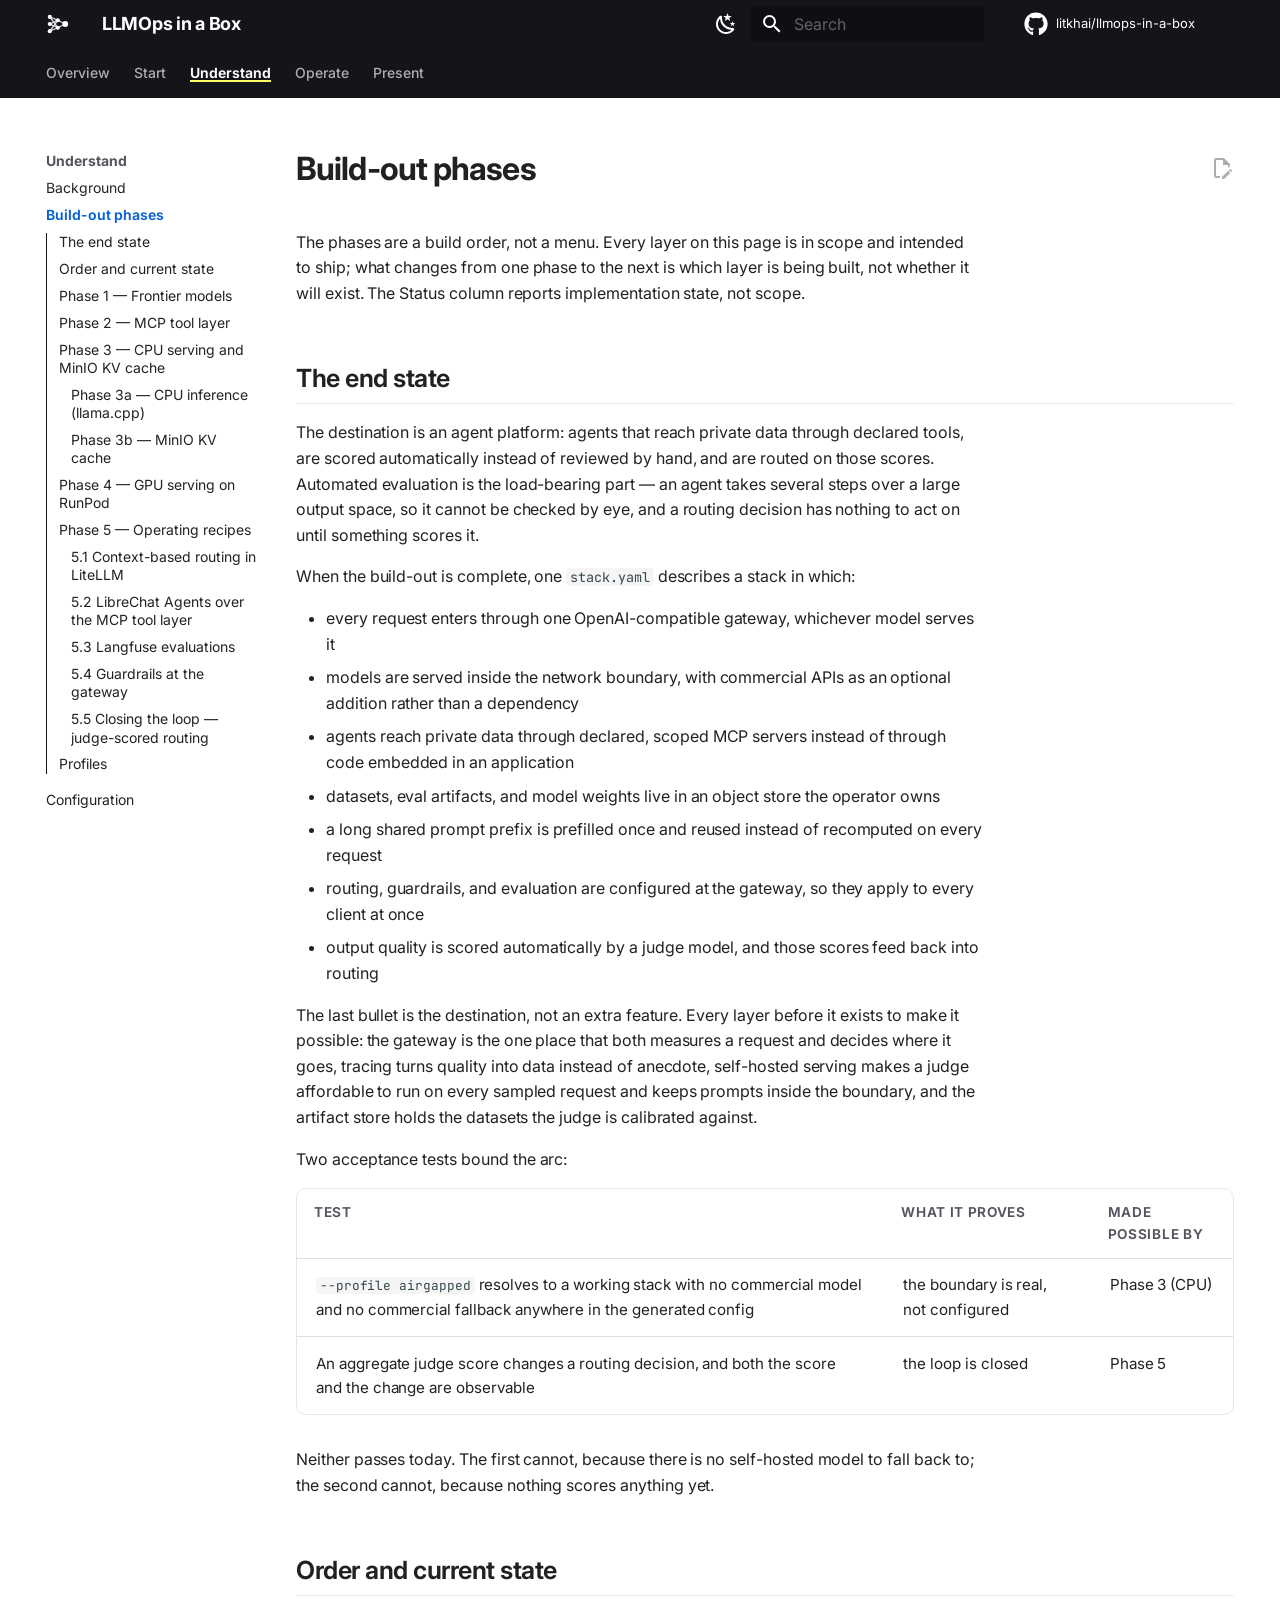
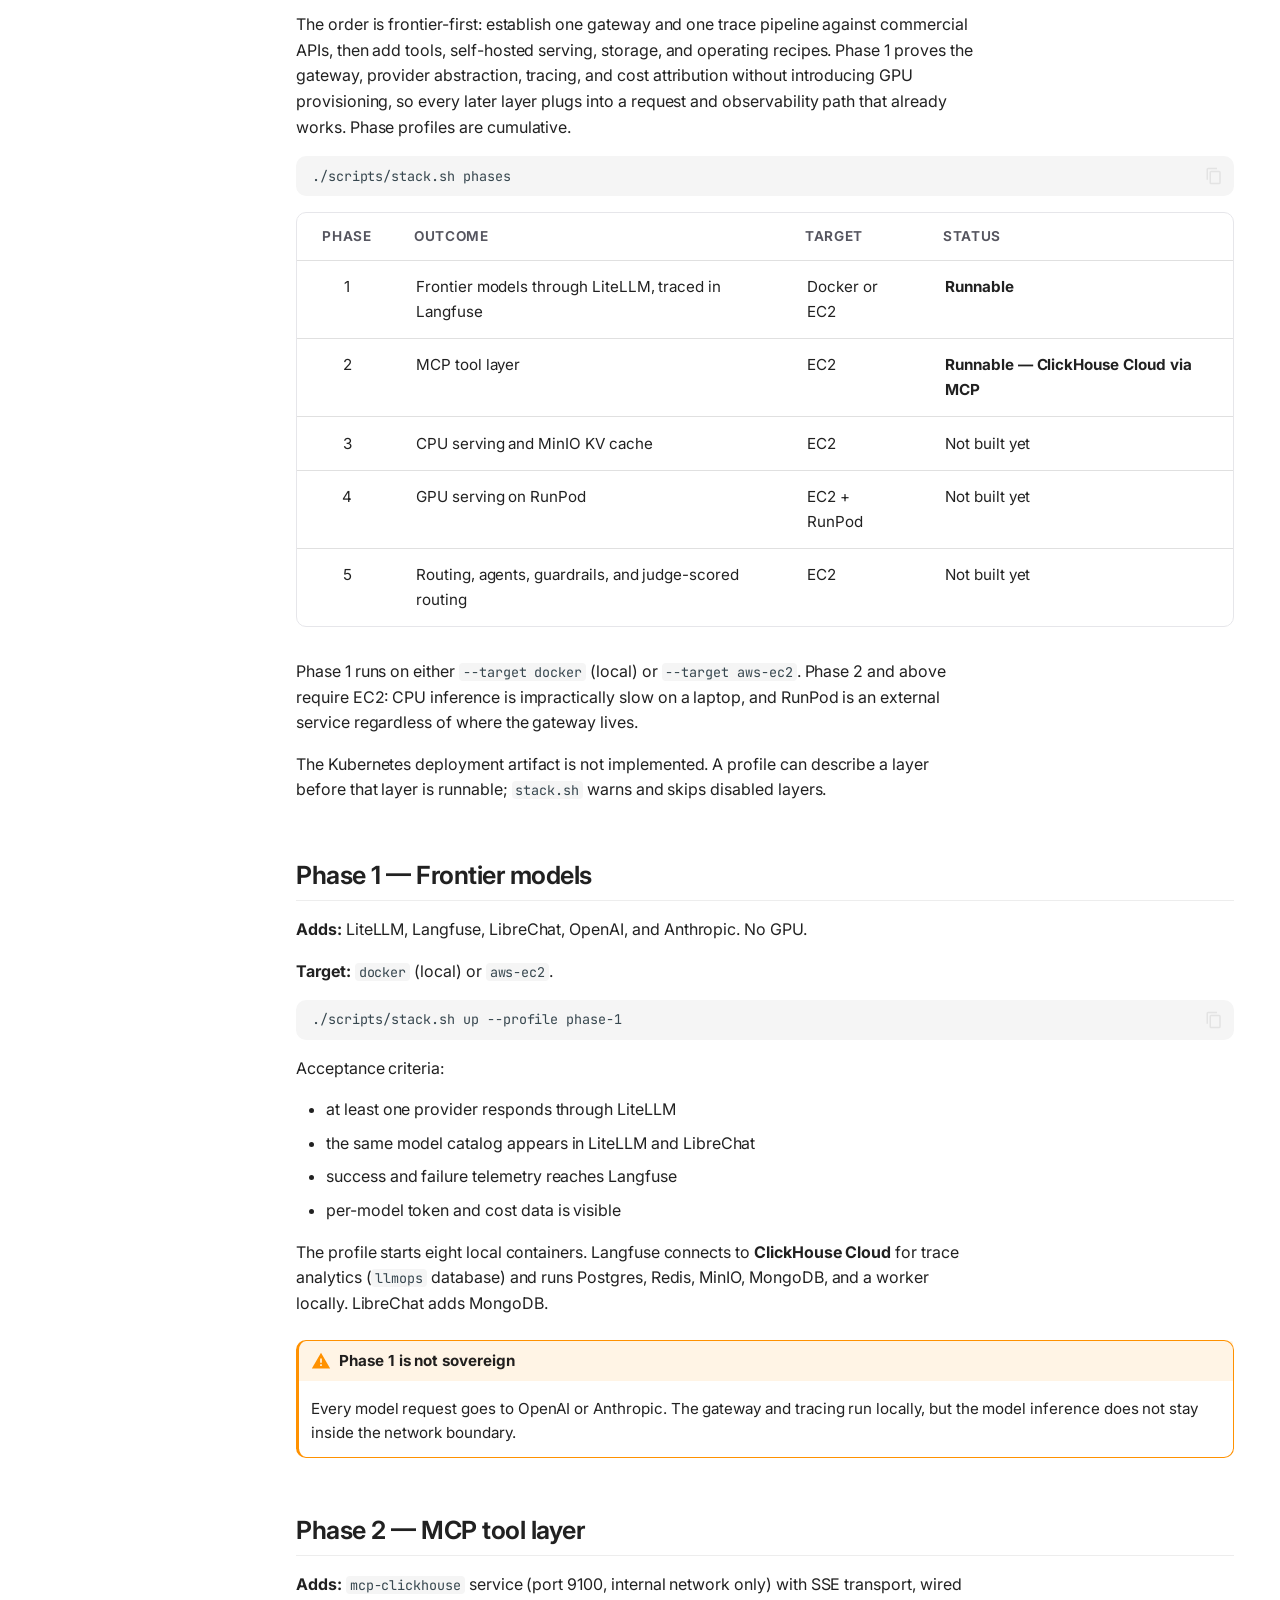
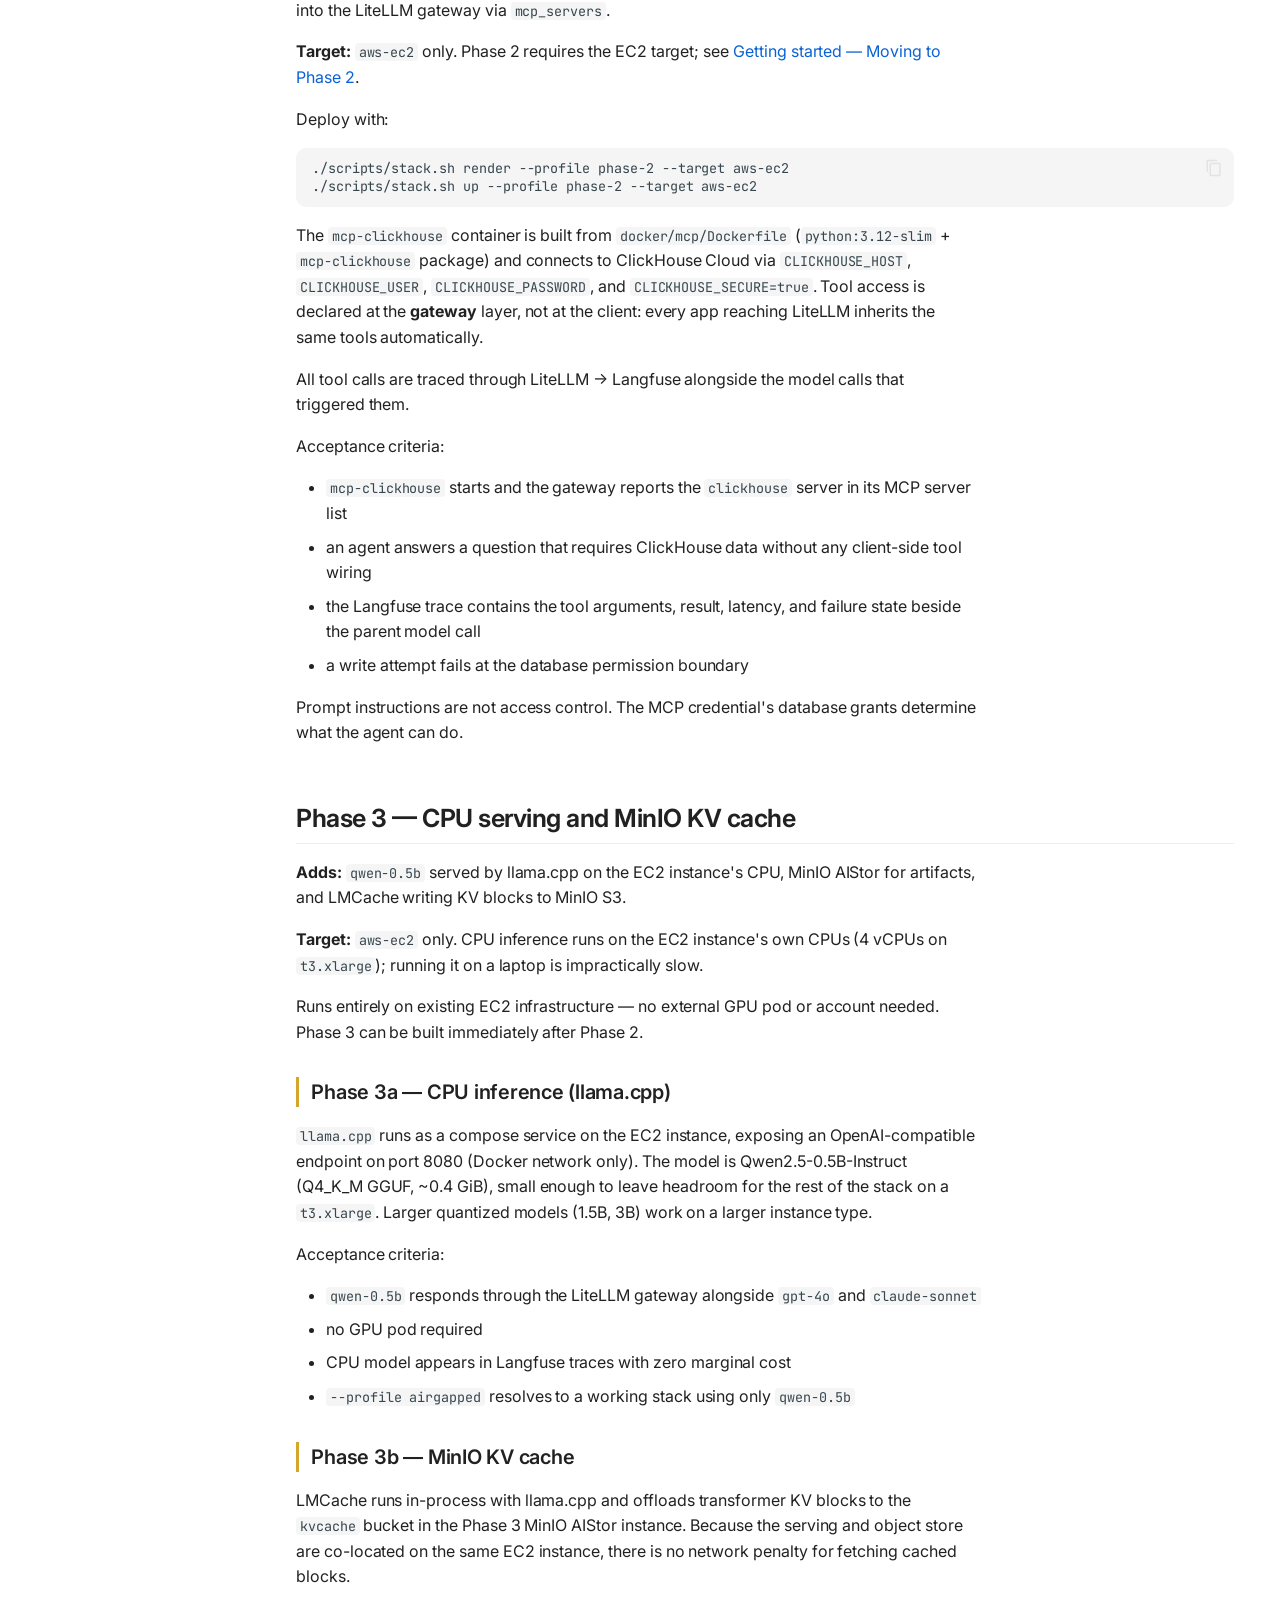
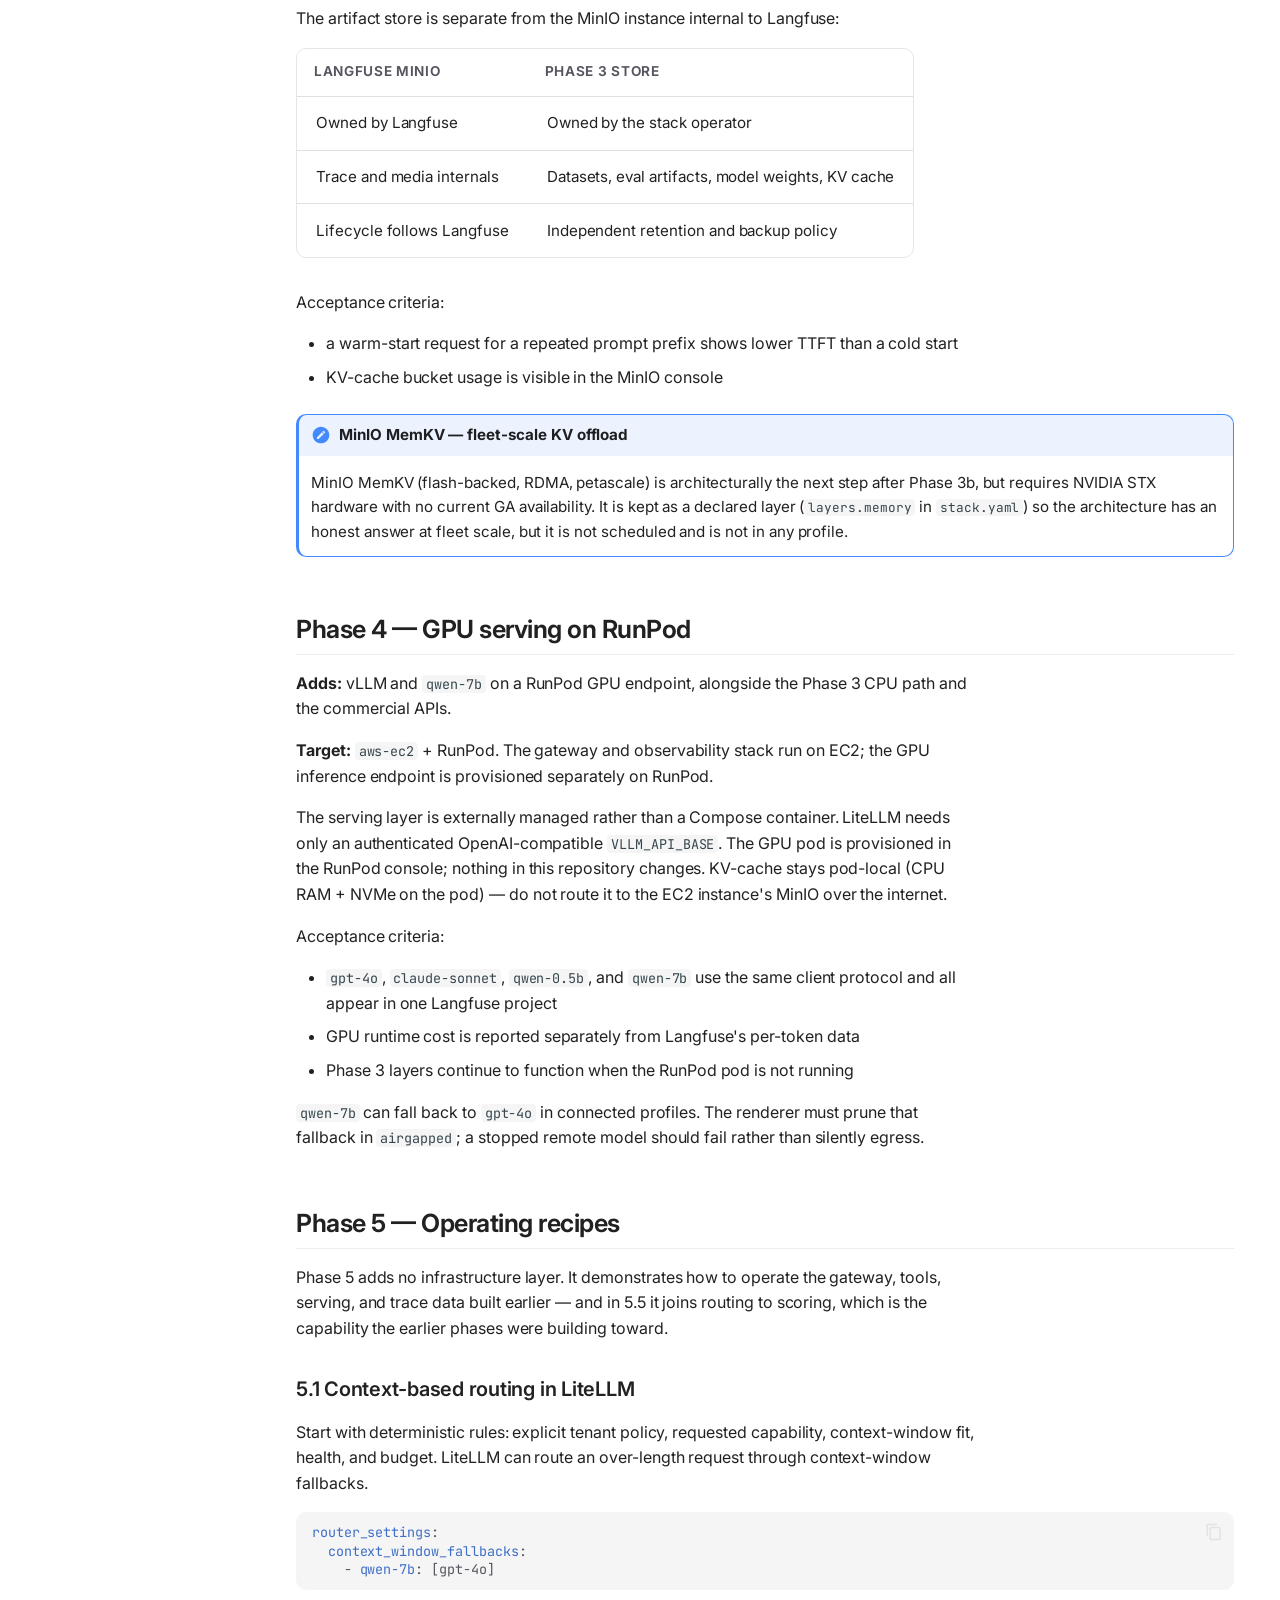
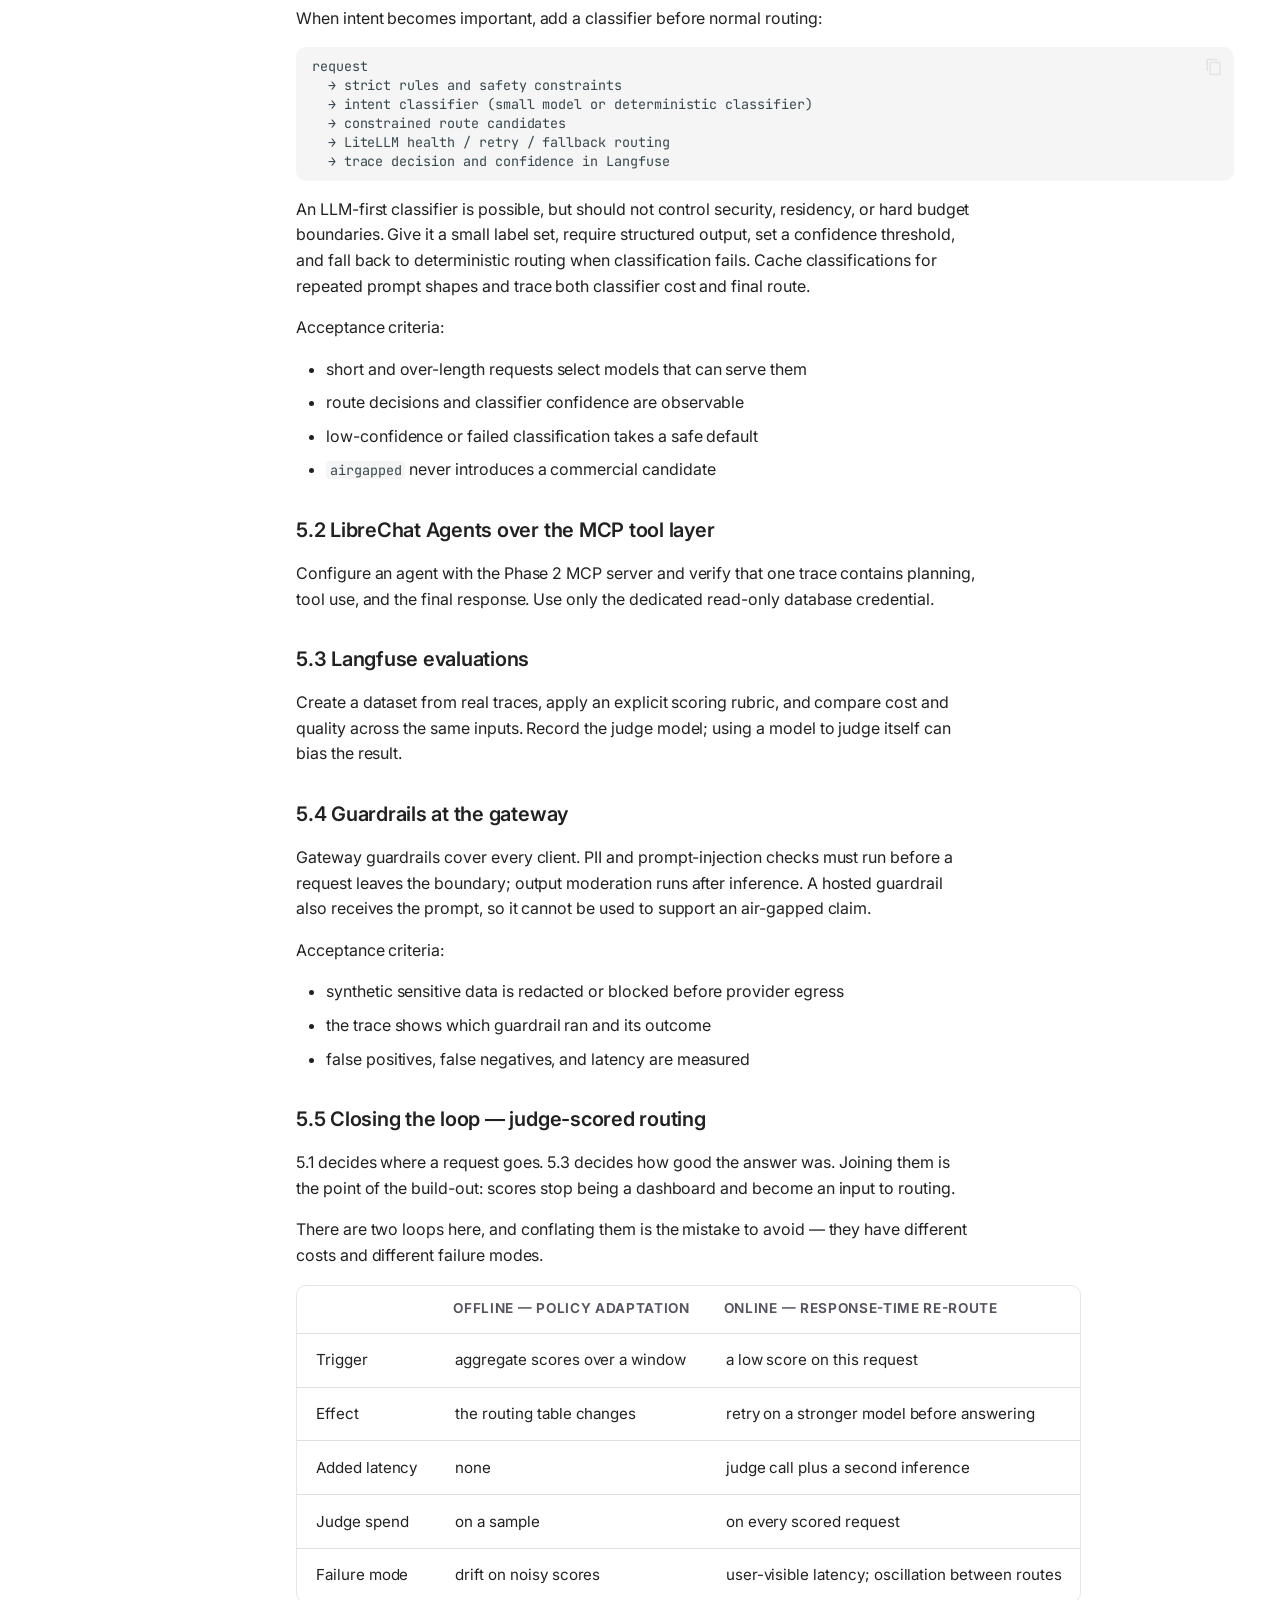
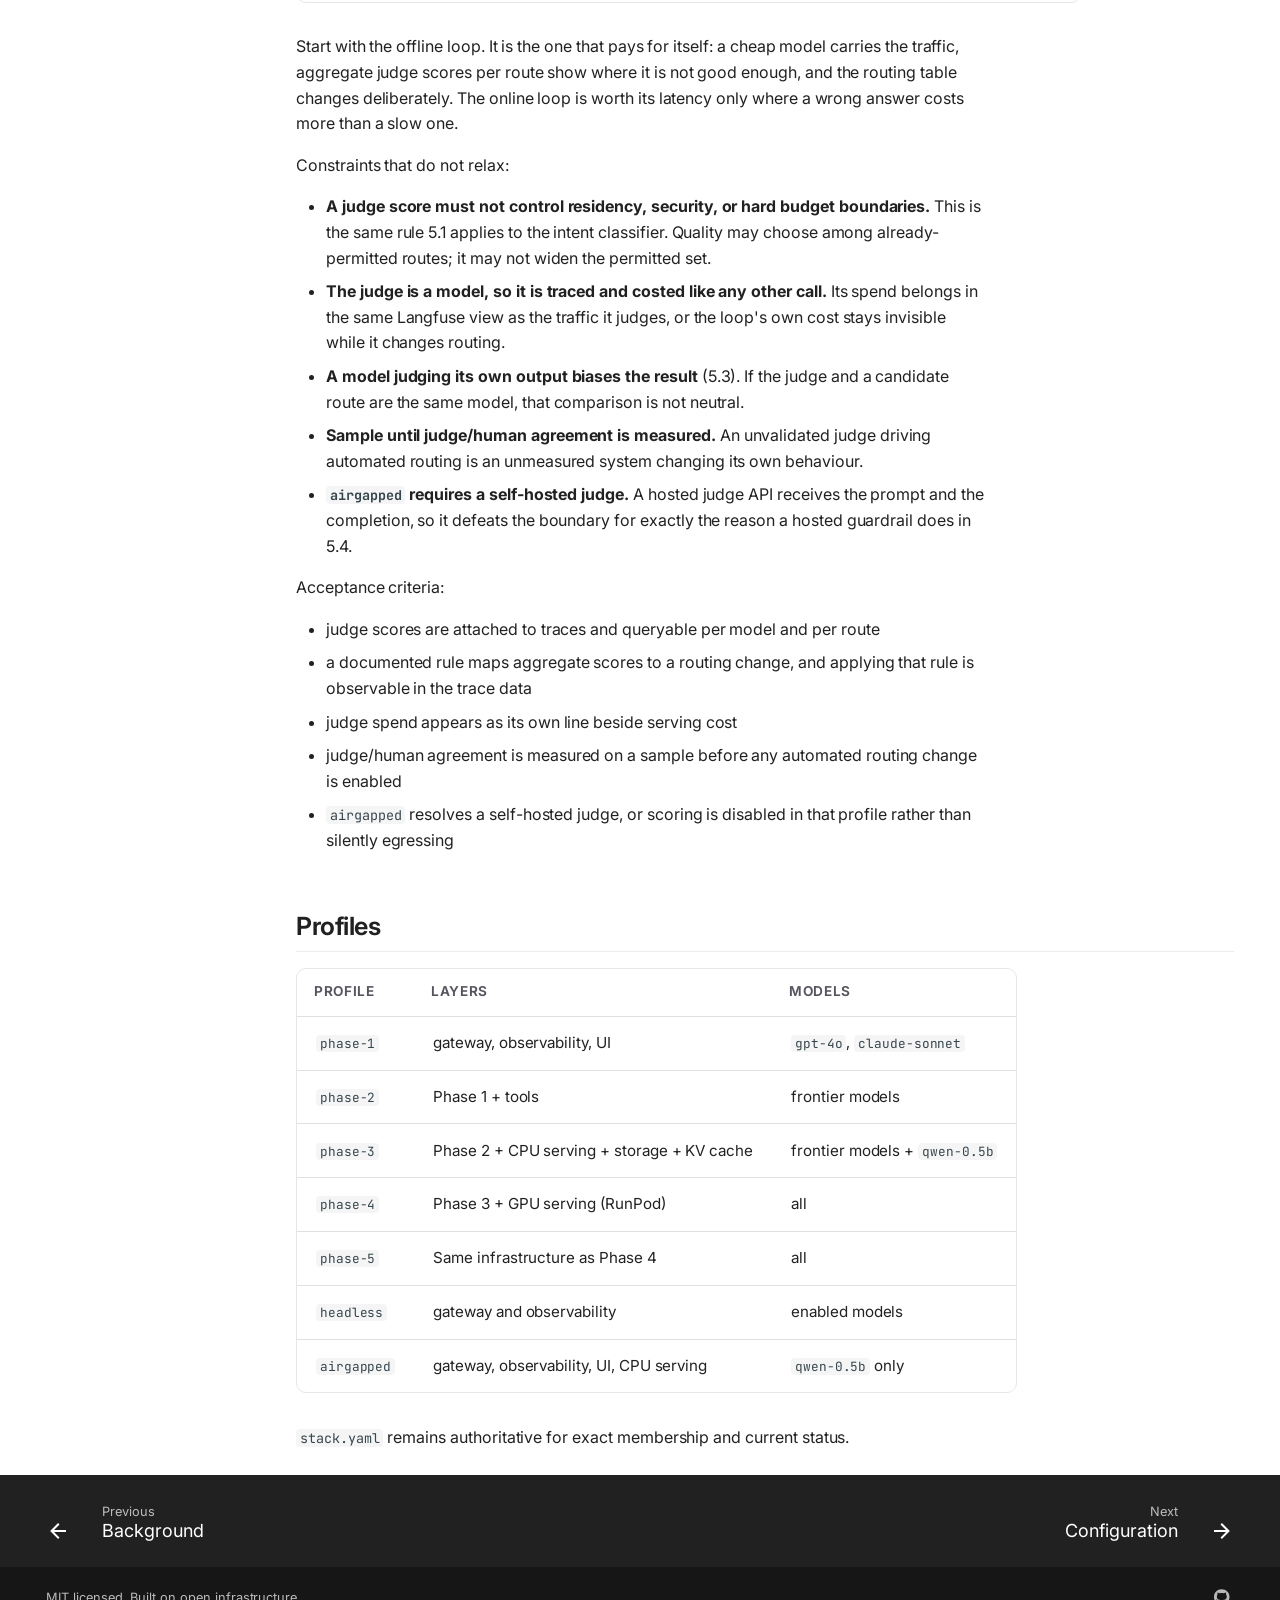
<file: phases/index.html>
<!doctype html>
<html lang="en" class="no-js">
  <head>
    
      <meta charset="utf-8">
      <meta name="viewport" content="width=device-width,initial-scale=1">
      
        <meta name="description" content="A composable LLMOps reference stack: one gateway for commercial and self-hosted models, full-stack tracing from the first request, and one declarative stack definition.">
      
      
        <meta name="author" content="Kee Hoon Lee">
      
      
        <link rel="canonical" href="https://litkhai.github.io/llmops-in-a-box/phases/">
      
      
        <link rel="prev" href="../background/">
      
      
        <link rel="next" href="../configuration/">
      
      
      <link rel="icon" href="../assets/favicon.svg">
      <meta name="generator" content="mkdocs-1.6.1, mkdocs-material-9.5.44">
    
    
      
        <title>Build-out phases - LLMOps in a Box</title>
      
    
    
      <link rel="stylesheet" href="../assets/stylesheets/main.0253249f.min.css">
      
        
        <link rel="stylesheet" href="../assets/stylesheets/palette.06af60db.min.css">
      
      


    
    
      
    
    
      
        
        
        <link rel="preconnect" href="https://fonts.gstatic.com" crossorigin>
        <link rel="stylesheet" href="https://fonts.googleapis.com/css?family=Inter:300,300i,400,400i,700,700i%7CJetBrains+Mono:400,400i,700,700i&display=fallback">
        <style>:root{--md-text-font:"Inter";--md-code-font:"JetBrains Mono"}</style>
      
    
    
      <link rel="stylesheet" href="../stylesheets/extra.css">
    
    <script>__md_scope=new URL("..",location),__md_hash=e=>[...e].reduce(((e,_)=>(e<<5)-e+_.charCodeAt(0)),0),__md_get=(e,_=localStorage,t=__md_scope)=>JSON.parse(_.getItem(t.pathname+"."+e)),__md_set=(e,_,t=localStorage,a=__md_scope)=>{try{t.setItem(a.pathname+"."+e,JSON.stringify(_))}catch(e){}}</script>
    
      

    
    
    
  </head>
  
  
    
    
      
    
    
    
    
    <body dir="ltr" data-md-color-scheme="slate" data-md-color-primary="black" data-md-color-accent="yellow">
  
    
    <input class="md-toggle" data-md-toggle="drawer" type="checkbox" id="__drawer" autocomplete="off">
    <input class="md-toggle" data-md-toggle="search" type="checkbox" id="__search" autocomplete="off">
    <label class="md-overlay" for="__drawer"></label>
    <div data-md-component="skip">
      
        
        <a href="#build-out-phases" class="md-skip">
          Skip to content
        </a>
      
    </div>
    <div data-md-component="announce">
      
    </div>
    
    
      

  

<header class="md-header md-header--shadow md-header--lifted" data-md-component="header">
  <nav class="md-header__inner md-grid" aria-label="Header">
    <a href=".." title="LLMOps in a Box" class="md-header__button md-logo" aria-label="LLMOps in a Box" data-md-component="logo">
      
  <img src="../assets/logo.svg" alt="logo">

    </a>
    <label class="md-header__button md-icon" for="__drawer">
      
      <svg xmlns="http://www.w3.org/2000/svg" viewBox="0 0 24 24"><path d="M3 6h18v2H3zm0 5h18v2H3zm0 5h18v2H3z"/></svg>
    </label>
    <div class="md-header__title" data-md-component="header-title">
      <div class="md-header__ellipsis">
        <div class="md-header__topic">
          <span class="md-ellipsis">
            LLMOps in a Box
          </span>
        </div>
        <div class="md-header__topic" data-md-component="header-topic">
          <span class="md-ellipsis">
            
              Build-out phases
            
          </span>
        </div>
      </div>
    </div>
    
      
        <form class="md-header__option" data-md-component="palette">
  
    
    
    
    <input class="md-option" data-md-color-media="(prefers-color-scheme: dark)" data-md-color-scheme="slate" data-md-color-primary="black" data-md-color-accent="yellow"  aria-label="Switch to light mode"  type="radio" name="__palette" id="__palette_0">
    
      <label class="md-header__button md-icon" title="Switch to light mode" for="__palette_1" hidden>
        <svg xmlns="http://www.w3.org/2000/svg" viewBox="0 0 24 24"><path d="M12 7a5 5 0 0 1 5 5 5 5 0 0 1-5 5 5 5 0 0 1-5-5 5 5 0 0 1 5-5m0 2a3 3 0 0 0-3 3 3 3 0 0 0 3 3 3 3 0 0 0 3-3 3 3 0 0 0-3-3m0-7 2.39 3.42C13.65 5.15 12.84 5 12 5s-1.65.15-2.39.42zM3.34 7l4.16-.35A7.2 7.2 0 0 0 5.94 8.5c-.44.74-.69 1.5-.83 2.29zm.02 10 1.76-3.77a7.131 7.131 0 0 0 2.38 4.14zM20.65 7l-1.77 3.79a7.02 7.02 0 0 0-2.38-4.15zm-.01 10-4.14.36c.59-.51 1.12-1.14 1.54-1.86.42-.73.69-1.5.83-2.29zM12 22l-2.41-3.44c.74.27 1.55.44 2.41.44.82 0 1.63-.17 2.37-.44z"/></svg>
      </label>
    
  
    
    
    
    <input class="md-option" data-md-color-media="(prefers-color-scheme: light)" data-md-color-scheme="default" data-md-color-primary="black" data-md-color-accent="yellow"  aria-label="Switch to dark mode"  type="radio" name="__palette" id="__palette_1">
    
      <label class="md-header__button md-icon" title="Switch to dark mode" for="__palette_0" hidden>
        <svg xmlns="http://www.w3.org/2000/svg" viewBox="0 0 24 24"><path d="m17.75 4.09-2.53 1.94.91 3.06-2.63-1.81-2.63 1.81.91-3.06-2.53-1.94L12.44 4l1.06-3 1.06 3zm3.5 6.91-1.64 1.25.59 1.98-1.7-1.17-1.7 1.17.59-1.98L15.75 11l2.06-.05L18.5 9l.69 1.95zm-2.28 4.95c.83-.08 1.72 1.1 1.19 1.85-.32.45-.66.87-1.08 1.27C15.17 23 8.84 23 4.94 19.07c-3.91-3.9-3.91-10.24 0-14.14.4-.4.82-.76 1.27-1.08.75-.53 1.93.36 1.85 1.19-.27 2.86.69 5.83 2.89 8.02a9.96 9.96 0 0 0 8.02 2.89m-1.64 2.02a12.08 12.08 0 0 1-7.8-3.47c-2.17-2.19-3.33-5-3.49-7.82-2.81 3.14-2.7 7.96.31 10.98 3.02 3.01 7.84 3.12 10.98.31"/></svg>
      </label>
    
  
</form>
      
    
    
      <script>var palette=__md_get("__palette");if(palette&&palette.color){if("(prefers-color-scheme)"===palette.color.media){var media=matchMedia("(prefers-color-scheme: light)"),input=document.querySelector(media.matches?"[data-md-color-media='(prefers-color-scheme: light)']":"[data-md-color-media='(prefers-color-scheme: dark)']");palette.color.media=input.getAttribute("data-md-color-media"),palette.color.scheme=input.getAttribute("data-md-color-scheme"),palette.color.primary=input.getAttribute("data-md-color-primary"),palette.color.accent=input.getAttribute("data-md-color-accent")}for(var[key,value]of Object.entries(palette.color))document.body.setAttribute("data-md-color-"+key,value)}</script>
    
    
    
      <label class="md-header__button md-icon" for="__search">
        
        <svg xmlns="http://www.w3.org/2000/svg" viewBox="0 0 24 24"><path d="M9.5 3A6.5 6.5 0 0 1 16 9.5c0 1.61-.59 3.09-1.56 4.23l.27.27h.79l5 5-1.5 1.5-5-5v-.79l-.27-.27A6.52 6.52 0 0 1 9.5 16 6.5 6.5 0 0 1 3 9.5 6.5 6.5 0 0 1 9.5 3m0 2C7 5 5 7 5 9.5S7 14 9.5 14 14 12 14 9.5 12 5 9.5 5"/></svg>
      </label>
      <div class="md-search" data-md-component="search" role="dialog">
  <label class="md-search__overlay" for="__search"></label>
  <div class="md-search__inner" role="search">
    <form class="md-search__form" name="search">
      <input type="text" class="md-search__input" name="query" aria-label="Search" placeholder="Search" autocapitalize="off" autocorrect="off" autocomplete="off" spellcheck="false" data-md-component="search-query" required>
      <label class="md-search__icon md-icon" for="__search">
        
        <svg xmlns="http://www.w3.org/2000/svg" viewBox="0 0 24 24"><path d="M9.5 3A6.5 6.5 0 0 1 16 9.5c0 1.61-.59 3.09-1.56 4.23l.27.27h.79l5 5-1.5 1.5-5-5v-.79l-.27-.27A6.52 6.52 0 0 1 9.5 16 6.5 6.5 0 0 1 3 9.5 6.5 6.5 0 0 1 9.5 3m0 2C7 5 5 7 5 9.5S7 14 9.5 14 14 12 14 9.5 12 5 9.5 5"/></svg>
        
        <svg xmlns="http://www.w3.org/2000/svg" viewBox="0 0 24 24"><path d="M20 11v2H8l5.5 5.5-1.42 1.42L4.16 12l7.92-7.92L13.5 5.5 8 11z"/></svg>
      </label>
      <nav class="md-search__options" aria-label="Search">
        
          <a href="javascript:void(0)" class="md-search__icon md-icon" title="Share" aria-label="Share" data-clipboard data-clipboard-text="" data-md-component="search-share" tabindex="-1">
            
            <svg xmlns="http://www.w3.org/2000/svg" viewBox="0 0 24 24"><path d="M18 16.08c-.76 0-1.44.3-1.96.77L8.91 12.7c.05-.23.09-.46.09-.7s-.04-.47-.09-.7l7.05-4.11c.54.5 1.25.81 2.04.81a3 3 0 0 0 3-3 3 3 0 0 0-3-3 3 3 0 0 0-3 3c0 .24.04.47.09.7L8.04 9.81C7.5 9.31 6.79 9 6 9a3 3 0 0 0-3 3 3 3 0 0 0 3 3c.79 0 1.5-.31 2.04-.81l7.12 4.15c-.05.21-.08.43-.08.66 0 1.61 1.31 2.91 2.92 2.91s2.92-1.3 2.92-2.91A2.92 2.92 0 0 0 18 16.08"/></svg>
          </a>
        
        <button type="reset" class="md-search__icon md-icon" title="Clear" aria-label="Clear" tabindex="-1">
          
          <svg xmlns="http://www.w3.org/2000/svg" viewBox="0 0 24 24"><path d="M19 6.41 17.59 5 12 10.59 6.41 5 5 6.41 10.59 12 5 17.59 6.41 19 12 13.41 17.59 19 19 17.59 13.41 12z"/></svg>
        </button>
      </nav>
      
        <div class="md-search__suggest" data-md-component="search-suggest"></div>
      
    </form>
    <div class="md-search__output">
      <div class="md-search__scrollwrap" tabindex="0" data-md-scrollfix>
        <div class="md-search-result" data-md-component="search-result">
          <div class="md-search-result__meta">
            Initializing search
          </div>
          <ol class="md-search-result__list" role="presentation"></ol>
        </div>
      </div>
    </div>
  </div>
</div>
    
    
      <div class="md-header__source">
        <a href="https://github.com/litkhai/llmops-in-a-box" title="Go to repository" class="md-source" data-md-component="source">
  <div class="md-source__icon md-icon">
    
    <svg xmlns="http://www.w3.org/2000/svg" viewBox="0 0 496 512"><!--! Font Awesome Free 6.6.0 by @fontawesome - https://fontawesome.com License - https://fontawesome.com/license/free (Icons: CC BY 4.0, Fonts: SIL OFL 1.1, Code: MIT License) Copyright 2024 Fonticons, Inc.--><path d="M165.9 397.4c0 2-2.3 3.6-5.2 3.6-3.3.3-5.6-1.3-5.6-3.6 0-2 2.3-3.6 5.2-3.6 3-.3 5.6 1.3 5.6 3.6m-31.1-4.5c-.7 2 1.3 4.3 4.3 4.9 2.6 1 5.6 0 6.2-2s-1.3-4.3-4.3-5.2c-2.6-.7-5.5.3-6.2 2.3m44.2-1.7c-2.9.7-4.9 2.6-4.6 4.9.3 2 2.9 3.3 5.9 2.6 2.9-.7 4.9-2.6 4.6-4.6-.3-1.9-3-3.2-5.9-2.9M244.8 8C106.1 8 0 113.3 0 252c0 110.9 69.8 205.8 169.5 239.2 12.8 2.3 17.3-5.6 17.3-12.1 0-6.2-.3-40.4-.3-61.4 0 0-70 15-84.7-29.8 0 0-11.4-29.1-27.8-36.6 0 0-22.9-15.7 1.6-15.4 0 0 24.9 2 38.6 25.8 21.9 38.6 58.6 27.5 72.9 20.9 2.3-16 8.8-27.1 16-33.7-55.9-6.2-112.3-14.3-112.3-110.5 0-27.5 7.6-41.3 23.6-58.9-2.6-6.5-11.1-33.3 2.6-67.9 20.9-6.5 69 27 69 27 20-5.6 41.5-8.5 62.8-8.5s42.8 2.9 62.8 8.5c0 0 48.1-33.6 69-27 13.7 34.7 5.2 61.4 2.6 67.9 16 17.7 25.8 31.5 25.8 58.9 0 96.5-58.9 104.2-114.8 110.5 9.2 7.9 17 22.9 17 46.4 0 33.7-.3 75.4-.3 83.6 0 6.5 4.6 14.4 17.3 12.1C428.2 457.8 496 362.9 496 252 496 113.3 383.5 8 244.8 8M97.2 352.9c-1.3 1-1 3.3.7 5.2 1.6 1.6 3.9 2.3 5.2 1 1.3-1 1-3.3-.7-5.2-1.6-1.6-3.9-2.3-5.2-1m-10.8-8.1c-.7 1.3.3 2.9 2.3 3.9 1.6 1 3.6.7 4.3-.7.7-1.3-.3-2.9-2.3-3.9-2-.6-3.6-.3-4.3.7m32.4 35.6c-1.6 1.3-1 4.3 1.3 6.2 2.3 2.3 5.2 2.6 6.5 1 1.3-1.3.7-4.3-1.3-6.2-2.2-2.3-5.2-2.6-6.5-1m-11.4-14.7c-1.6 1-1.6 3.6 0 5.9s4.3 3.3 5.6 2.3c1.6-1.3 1.6-3.9 0-6.2-1.4-2.3-4-3.3-5.6-2"/></svg>
  </div>
  <div class="md-source__repository">
    litkhai/llmops-in-a-box
  </div>
</a>
      </div>
    
  </nav>
  
    
      
<nav class="md-tabs" aria-label="Tabs" data-md-component="tabs">
  <div class="md-grid">
    <ul class="md-tabs__list">
      
        
  
  
  
    <li class="md-tabs__item">
      <a href=".." class="md-tabs__link">
        
  
    
  
  Overview

      </a>
    </li>
  

      
        
  
  
  
    
    
      <li class="md-tabs__item">
        <a href="../getting-started/" class="md-tabs__link">
          
  
  Start

        </a>
      </li>
    
  

      
        
  
  
    
  
  
    
    
      <li class="md-tabs__item md-tabs__item--active">
        <a href="../background/" class="md-tabs__link">
          
  
  Understand

        </a>
      </li>
    
  

      
        
  
  
  
    
    
      <li class="md-tabs__item">
        <a href="../deployment/" class="md-tabs__link">
          
  
  Operate

        </a>
      </li>
    
  

      
        
  
  
  
    
    
      <li class="md-tabs__item">
        <a href="../demo-flow/" class="md-tabs__link">
          
  
  Present

        </a>
      </li>
    
  

      
    </ul>
  </div>
</nav>
    
  
</header>
    
    <div class="md-container" data-md-component="container">
      
      
        
      
      <main class="md-main" data-md-component="main">
        <div class="md-main__inner md-grid">
          
            
              
              <div class="md-sidebar md-sidebar--primary" data-md-component="sidebar" data-md-type="navigation" >
                <div class="md-sidebar__scrollwrap">
                  <div class="md-sidebar__inner">
                    


  


  

<nav class="md-nav md-nav--primary md-nav--lifted md-nav--integrated" aria-label="Navigation" data-md-level="0">
  <label class="md-nav__title" for="__drawer">
    <a href=".." title="LLMOps in a Box" class="md-nav__button md-logo" aria-label="LLMOps in a Box" data-md-component="logo">
      
  <img src="../assets/logo.svg" alt="logo">

    </a>
    LLMOps in a Box
  </label>
  
    <div class="md-nav__source">
      <a href="https://github.com/litkhai/llmops-in-a-box" title="Go to repository" class="md-source" data-md-component="source">
  <div class="md-source__icon md-icon">
    
    <svg xmlns="http://www.w3.org/2000/svg" viewBox="0 0 496 512"><!--! Font Awesome Free 6.6.0 by @fontawesome - https://fontawesome.com License - https://fontawesome.com/license/free (Icons: CC BY 4.0, Fonts: SIL OFL 1.1, Code: MIT License) Copyright 2024 Fonticons, Inc.--><path d="M165.9 397.4c0 2-2.3 3.6-5.2 3.6-3.3.3-5.6-1.3-5.6-3.6 0-2 2.3-3.6 5.2-3.6 3-.3 5.6 1.3 5.6 3.6m-31.1-4.5c-.7 2 1.3 4.3 4.3 4.9 2.6 1 5.6 0 6.2-2s-1.3-4.3-4.3-5.2c-2.6-.7-5.5.3-6.2 2.3m44.2-1.7c-2.9.7-4.9 2.6-4.6 4.9.3 2 2.9 3.3 5.9 2.6 2.9-.7 4.9-2.6 4.6-4.6-.3-1.9-3-3.2-5.9-2.9M244.8 8C106.1 8 0 113.3 0 252c0 110.9 69.8 205.8 169.5 239.2 12.8 2.3 17.3-5.6 17.3-12.1 0-6.2-.3-40.4-.3-61.4 0 0-70 15-84.7-29.8 0 0-11.4-29.1-27.8-36.6 0 0-22.9-15.7 1.6-15.4 0 0 24.9 2 38.6 25.8 21.9 38.6 58.6 27.5 72.9 20.9 2.3-16 8.8-27.1 16-33.7-55.9-6.2-112.3-14.3-112.3-110.5 0-27.5 7.6-41.3 23.6-58.9-2.6-6.5-11.1-33.3 2.6-67.9 20.9-6.5 69 27 69 27 20-5.6 41.5-8.5 62.8-8.5s42.8 2.9 62.8 8.5c0 0 48.1-33.6 69-27 13.7 34.7 5.2 61.4 2.6 67.9 16 17.7 25.8 31.5 25.8 58.9 0 96.5-58.9 104.2-114.8 110.5 9.2 7.9 17 22.9 17 46.4 0 33.7-.3 75.4-.3 83.6 0 6.5 4.6 14.4 17.3 12.1C428.2 457.8 496 362.9 496 252 496 113.3 383.5 8 244.8 8M97.2 352.9c-1.3 1-1 3.3.7 5.2 1.6 1.6 3.9 2.3 5.2 1 1.3-1 1-3.3-.7-5.2-1.6-1.6-3.9-2.3-5.2-1m-10.8-8.1c-.7 1.3.3 2.9 2.3 3.9 1.6 1 3.6.7 4.3-.7.7-1.3-.3-2.9-2.3-3.9-2-.6-3.6-.3-4.3.7m32.4 35.6c-1.6 1.3-1 4.3 1.3 6.2 2.3 2.3 5.2 2.6 6.5 1 1.3-1.3.7-4.3-1.3-6.2-2.2-2.3-5.2-2.6-6.5-1m-11.4-14.7c-1.6 1-1.6 3.6 0 5.9s4.3 3.3 5.6 2.3c1.6-1.3 1.6-3.9 0-6.2-1.4-2.3-4-3.3-5.6-2"/></svg>
  </div>
  <div class="md-source__repository">
    litkhai/llmops-in-a-box
  </div>
</a>
    </div>
  
  <ul class="md-nav__list" data-md-scrollfix>
    
      
      
  
  
  
  
    <li class="md-nav__item">
      <a href=".." class="md-nav__link">
        
  
  <span class="md-ellipsis">
    Overview
  </span>
  

      </a>
    </li>
  

    
      
      
  
  
  
  
    
    
    
      
      
    
    
    <li class="md-nav__item md-nav__item--nested">
      
        
        
        <input class="md-nav__toggle md-toggle " type="checkbox" id="__nav_2" >
        
          
          <label class="md-nav__link" for="__nav_2" id="__nav_2_label" tabindex="0">
            
  
  <span class="md-ellipsis">
    Start
  </span>
  

            <span class="md-nav__icon md-icon"></span>
          </label>
        
        <nav class="md-nav" data-md-level="1" aria-labelledby="__nav_2_label" aria-expanded="false">
          <label class="md-nav__title" for="__nav_2">
            <span class="md-nav__icon md-icon"></span>
            Start
          </label>
          <ul class="md-nav__list" data-md-scrollfix>
            
              
                
  
  
  
  
    <li class="md-nav__item">
      <a href="../getting-started/" class="md-nav__link">
        
  
  <span class="md-ellipsis">
    Getting started
  </span>
  

      </a>
    </li>
  

              
            
              
                
  
  
  
  
    <li class="md-nav__item">
      <a href="../credentials/" class="md-nav__link">
        
  
  <span class="md-ellipsis">
    Credentials
  </span>
  

      </a>
    </li>
  

              
            
              
                
  
  
  
  
    <li class="md-nav__item">
      <a href="../workshop/" class="md-nav__link">
        
  
  <span class="md-ellipsis">
    Phase 1 workshop
  </span>
  

      </a>
    </li>
  

              
            
          </ul>
        </nav>
      
    </li>
  

    
      
      
  
  
    
  
  
  
    
    
    
      
        
        
      
      
    
    
    <li class="md-nav__item md-nav__item--active md-nav__item--section md-nav__item--nested">
      
        
        
        <input class="md-nav__toggle md-toggle " type="checkbox" id="__nav_3" checked>
        
          
          <label class="md-nav__link" for="__nav_3" id="__nav_3_label" tabindex="">
            
  
  <span class="md-ellipsis">
    Understand
  </span>
  

            <span class="md-nav__icon md-icon"></span>
          </label>
        
        <nav class="md-nav" data-md-level="1" aria-labelledby="__nav_3_label" aria-expanded="true">
          <label class="md-nav__title" for="__nav_3">
            <span class="md-nav__icon md-icon"></span>
            Understand
          </label>
          <ul class="md-nav__list" data-md-scrollfix>
            
              
                
  
  
  
  
    <li class="md-nav__item">
      <a href="../background/" class="md-nav__link">
        
  
  <span class="md-ellipsis">
    Background
  </span>
  

      </a>
    </li>
  

              
            
              
                
  
  
    
  
  
  
    <li class="md-nav__item md-nav__item--active">
      
      <input class="md-nav__toggle md-toggle" type="checkbox" id="__toc">
      
      
        
      
      
        <label class="md-nav__link md-nav__link--active" for="__toc">
          
  
  <span class="md-ellipsis">
    Build-out phases
  </span>
  

          <span class="md-nav__icon md-icon"></span>
        </label>
      
      <a href="./" class="md-nav__link md-nav__link--active">
        
  
  <span class="md-ellipsis">
    Build-out phases
  </span>
  

      </a>
      
        

<nav class="md-nav md-nav--secondary" aria-label="Table of contents">
  
  
  
    
  
  
    <label class="md-nav__title" for="__toc">
      <span class="md-nav__icon md-icon"></span>
      Table of contents
    </label>
    <ul class="md-nav__list" data-md-component="toc" data-md-scrollfix>
      
        <li class="md-nav__item">
  <a href="#the-end-state" class="md-nav__link">
    <span class="md-ellipsis">
      The end state
    </span>
  </a>
  
</li>
      
        <li class="md-nav__item">
  <a href="#order-and-current-state" class="md-nav__link">
    <span class="md-ellipsis">
      Order and current state
    </span>
  </a>
  
</li>
      
        <li class="md-nav__item">
  <a href="#phase-1-frontier-models" class="md-nav__link">
    <span class="md-ellipsis">
      Phase 1 — Frontier models
    </span>
  </a>
  
</li>
      
        <li class="md-nav__item">
  <a href="#phase-2-mcp-tool-layer" class="md-nav__link">
    <span class="md-ellipsis">
      Phase 2 — MCP tool layer
    </span>
  </a>
  
</li>
      
        <li class="md-nav__item">
  <a href="#phase-3-cpu-serving-and-minio-kv-cache" class="md-nav__link">
    <span class="md-ellipsis">
      Phase 3 — CPU serving and MinIO KV cache
    </span>
  </a>
  
    <nav class="md-nav" aria-label="Phase 3 — CPU serving and MinIO KV cache">
      <ul class="md-nav__list">
        
          <li class="md-nav__item">
  <a href="#phase-3a-cpu-inference-llamacpp" class="md-nav__link">
    <span class="md-ellipsis">
      Phase 3a — CPU inference (llama.cpp)
    </span>
  </a>
  
</li>
        
          <li class="md-nav__item">
  <a href="#phase-3b-minio-kv-cache" class="md-nav__link">
    <span class="md-ellipsis">
      Phase 3b — MinIO KV cache
    </span>
  </a>
  
</li>
        
      </ul>
    </nav>
  
</li>
      
        <li class="md-nav__item">
  <a href="#phase-4-gpu-serving-on-runpod" class="md-nav__link">
    <span class="md-ellipsis">
      Phase 4 — GPU serving on RunPod
    </span>
  </a>
  
</li>
      
        <li class="md-nav__item">
  <a href="#phase-5-operating-recipes" class="md-nav__link">
    <span class="md-ellipsis">
      Phase 5 — Operating recipes
    </span>
  </a>
  
    <nav class="md-nav" aria-label="Phase 5 — Operating recipes">
      <ul class="md-nav__list">
        
          <li class="md-nav__item">
  <a href="#51-context-based-routing-in-litellm" class="md-nav__link">
    <span class="md-ellipsis">
      5.1 Context-based routing in LiteLLM
    </span>
  </a>
  
</li>
        
          <li class="md-nav__item">
  <a href="#52-librechat-agents-over-the-mcp-tool-layer" class="md-nav__link">
    <span class="md-ellipsis">
      5.2 LibreChat Agents over the MCP tool layer
    </span>
  </a>
  
</li>
        
          <li class="md-nav__item">
  <a href="#53-langfuse-evaluations" class="md-nav__link">
    <span class="md-ellipsis">
      5.3 Langfuse evaluations
    </span>
  </a>
  
</li>
        
          <li class="md-nav__item">
  <a href="#54-guardrails-at-the-gateway" class="md-nav__link">
    <span class="md-ellipsis">
      5.4 Guardrails at the gateway
    </span>
  </a>
  
</li>
        
          <li class="md-nav__item">
  <a href="#55-closing-the-loop-judge-scored-routing" class="md-nav__link">
    <span class="md-ellipsis">
      5.5 Closing the loop — judge-scored routing
    </span>
  </a>
  
</li>
        
      </ul>
    </nav>
  
</li>
      
        <li class="md-nav__item">
  <a href="#profiles" class="md-nav__link">
    <span class="md-ellipsis">
      Profiles
    </span>
  </a>
  
</li>
      
    </ul>
  
</nav>
      
    </li>
  

              
            
              
                
  
  
  
  
    <li class="md-nav__item">
      <a href="../configuration/" class="md-nav__link">
        
  
  <span class="md-ellipsis">
    Configuration
  </span>
  

      </a>
    </li>
  

              
            
          </ul>
        </nav>
      
    </li>
  

    
      
      
  
  
  
  
    
    
    
      
      
    
    
    <li class="md-nav__item md-nav__item--nested">
      
        
        
        <input class="md-nav__toggle md-toggle " type="checkbox" id="__nav_4" >
        
          
          <label class="md-nav__link" for="__nav_4" id="__nav_4_label" tabindex="0">
            
  
  <span class="md-ellipsis">
    Operate
  </span>
  

            <span class="md-nav__icon md-icon"></span>
          </label>
        
        <nav class="md-nav" data-md-level="1" aria-labelledby="__nav_4_label" aria-expanded="false">
          <label class="md-nav__title" for="__nav_4">
            <span class="md-nav__icon md-icon"></span>
            Operate
          </label>
          <ul class="md-nav__list" data-md-scrollfix>
            
              
                
  
  
  
  
    <li class="md-nav__item">
      <a href="../deployment/" class="md-nav__link">
        
  
  <span class="md-ellipsis">
    Deployment targets
  </span>
  

      </a>
    </li>
  

              
            
              
                
  
  
  
  
    <li class="md-nav__item">
      <a href="../troubleshooting/" class="md-nav__link">
        
  
  <span class="md-ellipsis">
    Troubleshooting
  </span>
  

      </a>
    </li>
  

              
            
          </ul>
        </nav>
      
    </li>
  

    
      
      
  
  
  
  
    
    
    
      
      
    
    
    <li class="md-nav__item md-nav__item--nested">
      
        
        
        <input class="md-nav__toggle md-toggle " type="checkbox" id="__nav_5" >
        
          
          <label class="md-nav__link" for="__nav_5" id="__nav_5_label" tabindex="0">
            
  
  <span class="md-ellipsis">
    Present
  </span>
  

            <span class="md-nav__icon md-icon"></span>
          </label>
        
        <nav class="md-nav" data-md-level="1" aria-labelledby="__nav_5_label" aria-expanded="false">
          <label class="md-nav__title" for="__nav_5">
            <span class="md-nav__icon md-icon"></span>
            Present
          </label>
          <ul class="md-nav__list" data-md-scrollfix>
            
              
                
  
  
  
  
    <li class="md-nav__item">
      <a href="../demo-flow/" class="md-nav__link">
        
  
  <span class="md-ellipsis">
    Demo flow
  </span>
  

      </a>
    </li>
  

              
            
          </ul>
        </nav>
      
    </li>
  

    
  </ul>
</nav>
                  </div>
                </div>
              </div>
            
            
          
          
            <div class="md-content" data-md-component="content">
              <article class="md-content__inner md-typeset">
                
                  

  
    <a href="https://github.com/litkhai/llmops-in-a-box/edit/main/docs/phases.md" title="Edit this page" class="md-content__button md-icon">
      
      <svg xmlns="http://www.w3.org/2000/svg" viewBox="0 0 24 24"><path d="M10 20H6V4h7v5h5v3.1l2-2V8l-6-6H6c-1.1 0-2 .9-2 2v16c0 1.1.9 2 2 2h4zm10.2-7c.1 0 .3.1.4.2l1.3 1.3c.2.2.2.6 0 .8l-1 1-2.1-2.1 1-1c.1-.1.2-.2.4-.2m0 3.9L14.1 23H12v-2.1l6.1-6.1z"/></svg>
    </a>
  
  


<h1 id="build-out-phases">Build-out phases<a class="headerlink" href="#build-out-phases" title="Permanent link">&para;</a></h1>
<p>The phases are a build order, not a menu. Every layer on this page is in scope
and intended to ship; what changes from one phase to the next is which layer is
being built, not whether it will exist. The Status column reports implementation
state, not scope.</p>
<h2 id="the-end-state">The end state<a class="headerlink" href="#the-end-state" title="Permanent link">&para;</a></h2>
<p>The destination is an agent platform: agents that reach private data through
declared tools, are scored automatically instead of reviewed by hand, and are
routed on those scores. Automated evaluation is the load-bearing part — an agent
takes several steps over a large output space, so it cannot be checked by eye,
and a routing decision has nothing to act on until something scores it.</p>
<p>When the build-out is complete, one <code>stack.yaml</code> describes a stack in which:</p>
<ul>
<li>every request enters through one OpenAI-compatible gateway, whichever model
  serves it</li>
<li>models are served inside the network boundary, with commercial APIs as an
  optional addition rather than a dependency</li>
<li>agents reach private data through declared, scoped MCP servers instead of
  through code embedded in an application</li>
<li>datasets, eval artifacts, and model weights live in an object store the
  operator owns</li>
<li>a long shared prompt prefix is prefilled once and reused instead of
  recomputed on every request</li>
<li>routing, guardrails, and evaluation are configured at the gateway, so they
  apply to every client at once</li>
<li>output quality is scored automatically by a judge model, and those scores
  feed back into routing</li>
</ul>
<p>The last bullet is the destination, not an extra feature. Every layer before it
exists to make it possible: the gateway is the one place that both measures a
request and decides where it goes, tracing turns quality into data instead of
anecdote, self-hosted serving makes a judge affordable to run on every sampled
request and keeps prompts inside the boundary, and the artifact store holds the
datasets the judge is calibrated against.</p>
<p>Two acceptance tests bound the arc:</p>
<table>
<thead>
<tr>
<th>Test</th>
<th>What it proves</th>
<th>Made possible by</th>
</tr>
</thead>
<tbody>
<tr>
<td><code>--profile airgapped</code> resolves to a working stack with no commercial model and no commercial fallback anywhere in the generated config</td>
<td>the boundary is real, not configured</td>
<td>Phase 3 (CPU)</td>
</tr>
<tr>
<td>An aggregate judge score changes a routing decision, and both the score and the change are observable</td>
<td>the loop is closed</td>
<td>Phase 5</td>
</tr>
</tbody>
</table>
<p>Neither passes today. The first cannot, because there is no self-hosted model to
fall back to; the second cannot, because nothing scores anything yet.</p>
<h2 id="order-and-current-state">Order and current state<a class="headerlink" href="#order-and-current-state" title="Permanent link">&para;</a></h2>
<p>The order is frontier-first: establish one gateway and one trace pipeline
against commercial APIs, then add tools, self-hosted serving, storage, and
operating recipes. Phase 1 proves the gateway, provider abstraction, tracing,
and cost attribution without introducing GPU provisioning, so every later layer
plugs into a request and observability path that already works. Phase profiles
are cumulative.</p>
<div class="language-bash highlight"><pre><span></span><code><span id="__span-0-1"><a id="__codelineno-0-1" name="__codelineno-0-1" href="#__codelineno-0-1"></a>./scripts/stack.sh<span class="w"> </span>phases
</span></code></pre></div>
<table>
<thead>
<tr>
<th style="text-align: center;">Phase</th>
<th>Outcome</th>
<th>Target</th>
<th>Status</th>
</tr>
</thead>
<tbody>
<tr>
<td style="text-align: center;">1</td>
<td>Frontier models through LiteLLM, traced in Langfuse</td>
<td>Docker or EC2</td>
<td><strong>Runnable</strong></td>
</tr>
<tr>
<td style="text-align: center;">2</td>
<td>MCP tool layer</td>
<td>EC2</td>
<td><strong>Runnable — ClickHouse Cloud via MCP</strong></td>
</tr>
<tr>
<td style="text-align: center;">3</td>
<td>CPU serving and MinIO KV cache</td>
<td>EC2</td>
<td>Not built yet</td>
</tr>
<tr>
<td style="text-align: center;">4</td>
<td>GPU serving on RunPod</td>
<td>EC2 + RunPod</td>
<td>Not built yet</td>
</tr>
<tr>
<td style="text-align: center;">5</td>
<td>Routing, agents, guardrails, and judge-scored routing</td>
<td>EC2</td>
<td>Not built yet</td>
</tr>
</tbody>
</table>
<p>Phase 1 runs on either <code>--target docker</code> (local) or <code>--target aws-ec2</code>. Phase 2
and above require EC2: CPU inference is impractically slow on a laptop, and
RunPod is an external service regardless of where the gateway lives.</p>
<p>The Kubernetes deployment artifact is not implemented. A profile can describe a
layer before that layer is runnable; <code>stack.sh</code> warns and skips disabled layers.</p>
<h2 id="phase-1-frontier-models">Phase 1 — Frontier models<a class="headerlink" href="#phase-1-frontier-models" title="Permanent link">&para;</a></h2>
<p><strong>Adds:</strong> LiteLLM, Langfuse, LibreChat, OpenAI, and Anthropic. No GPU.</p>
<p><strong>Target:</strong> <code>docker</code> (local) or <code>aws-ec2</code>.</p>
<div class="language-bash highlight"><pre><span></span><code><span id="__span-1-1"><a id="__codelineno-1-1" name="__codelineno-1-1" href="#__codelineno-1-1"></a>./scripts/stack.sh<span class="w"> </span>up<span class="w"> </span>--profile<span class="w"> </span>phase-1
</span></code></pre></div>
<p>Acceptance criteria:</p>
<ul>
<li>at least one provider responds through LiteLLM</li>
<li>the same model catalog appears in LiteLLM and LibreChat</li>
<li>success and failure telemetry reaches Langfuse</li>
<li>per-model token and cost data is visible</li>
</ul>
<p>The profile starts eight local containers. Langfuse connects to <strong>ClickHouse Cloud</strong> for trace analytics (<code>llmops</code> database) and runs Postgres, Redis, MinIO, MongoDB, and a worker locally. LibreChat adds MongoDB.</p>
<div class="admonition warning">
<p class="admonition-title">Phase 1 is not sovereign</p>
<p>Every model request goes to OpenAI or Anthropic. The gateway and tracing
run locally, but the model inference does not stay inside the network
boundary.</p>
</div>
<h2 id="phase-2-mcp-tool-layer">Phase 2 — MCP tool layer<a class="headerlink" href="#phase-2-mcp-tool-layer" title="Permanent link">&para;</a></h2>
<p><strong>Adds:</strong> <code>mcp-clickhouse</code> service (port 9100, internal network only) with SSE
transport, wired into the LiteLLM gateway via <code>mcp_servers</code>.</p>
<p><strong>Target:</strong> <code>aws-ec2</code> only. Phase 2 requires the EC2 target; see
<a href="../getting-started/#moving-to-phase-2">Getting started — Moving to Phase 2</a>.</p>
<p>Deploy with:</p>
<div class="language-bash highlight"><pre><span></span><code><span id="__span-2-1"><a id="__codelineno-2-1" name="__codelineno-2-1" href="#__codelineno-2-1"></a>./scripts/stack.sh<span class="w"> </span>render<span class="w"> </span>--profile<span class="w"> </span>phase-2<span class="w"> </span>--target<span class="w"> </span>aws-ec2
</span><span id="__span-2-2"><a id="__codelineno-2-2" name="__codelineno-2-2" href="#__codelineno-2-2"></a>./scripts/stack.sh<span class="w"> </span>up<span class="w"> </span>--profile<span class="w"> </span>phase-2<span class="w"> </span>--target<span class="w"> </span>aws-ec2
</span></code></pre></div>
<p>The <code>mcp-clickhouse</code> container is built from <code>docker/mcp/Dockerfile</code>
(<code>python:3.12-slim</code> + <code>mcp-clickhouse</code> package) and connects to ClickHouse
Cloud via <code>CLICKHOUSE_HOST</code>, <code>CLICKHOUSE_USER</code>, <code>CLICKHOUSE_PASSWORD</code>, and
<code>CLICKHOUSE_SECURE=true</code>. Tool access is declared at the <strong>gateway</strong> layer, not
at the client: every app reaching LiteLLM inherits the same tools
automatically.</p>
<p>All tool calls are traced through LiteLLM → Langfuse alongside the model calls
that triggered them.</p>
<p>Acceptance criteria:</p>
<ul>
<li><code>mcp-clickhouse</code> starts and the gateway reports the <code>clickhouse</code> server in
  its MCP server list</li>
<li>an agent answers a question that requires ClickHouse data without any
  client-side tool wiring</li>
<li>the Langfuse trace contains the tool arguments, result, latency, and failure
  state beside the parent model call</li>
<li>a write attempt fails at the database permission boundary</li>
</ul>
<p>Prompt instructions are not access control. The MCP credential's database
grants determine what the agent can do.</p>
<h2 id="phase-3-cpu-serving-and-minio-kv-cache">Phase 3 — CPU serving and MinIO KV cache<a class="headerlink" href="#phase-3-cpu-serving-and-minio-kv-cache" title="Permanent link">&para;</a></h2>
<p><strong>Adds:</strong> <code>qwen-0.5b</code> served by llama.cpp on the EC2 instance's CPU, MinIO
AIStor for artifacts, and LMCache writing KV blocks to MinIO S3.</p>
<p><strong>Target:</strong> <code>aws-ec2</code> only. CPU inference runs on the EC2 instance's own CPUs
(4 vCPUs on <code>t3.xlarge</code>); running it on a laptop is impractically slow.</p>
<p>Runs entirely on existing EC2 infrastructure — no external GPU pod or account
needed. Phase 3 can be built immediately after Phase 2.</p>
<h3 id="phase-3a-cpu-inference-llamacpp">Phase 3a — CPU inference (llama.cpp)<a class="headerlink" href="#phase-3a-cpu-inference-llamacpp" title="Permanent link">&para;</a></h3>
<p><code>llama.cpp</code> runs as a compose service on the EC2 instance, exposing an
OpenAI-compatible endpoint on port 8080 (Docker network only). The model is
Qwen2.5-0.5B-Instruct (Q4_K_M GGUF, ~0.4 GiB), small enough to leave
headroom for the rest of the stack on a <code>t3.xlarge</code>. Larger quantized models
(1.5B, 3B) work on a larger instance type.</p>
<p>Acceptance criteria:</p>
<ul>
<li><code>qwen-0.5b</code> responds through the LiteLLM gateway alongside <code>gpt-4o</code> and
  <code>claude-sonnet</code></li>
<li>no GPU pod required</li>
<li>CPU model appears in Langfuse traces with zero marginal cost</li>
<li><code>--profile airgapped</code> resolves to a working stack using only <code>qwen-0.5b</code></li>
</ul>
<h3 id="phase-3b-minio-kv-cache">Phase 3b — MinIO KV cache<a class="headerlink" href="#phase-3b-minio-kv-cache" title="Permanent link">&para;</a></h3>
<p>LMCache runs in-process with llama.cpp and offloads transformer KV blocks to
the <code>kvcache</code> bucket in the Phase 3 MinIO AIStor instance. Because the serving
and object store are co-located on the same EC2 instance, there is no network
penalty for fetching cached blocks.</p>
<p>The artifact store is separate from the MinIO instance internal to Langfuse:</p>
<table>
<thead>
<tr>
<th>Langfuse MinIO</th>
<th>Phase 3 store</th>
</tr>
</thead>
<tbody>
<tr>
<td>Owned by Langfuse</td>
<td>Owned by the stack operator</td>
</tr>
<tr>
<td>Trace and media internals</td>
<td>Datasets, eval artifacts, model weights, KV cache</td>
</tr>
<tr>
<td>Lifecycle follows Langfuse</td>
<td>Independent retention and backup policy</td>
</tr>
</tbody>
</table>
<p>Acceptance criteria:</p>
<ul>
<li>a warm-start request for a repeated prompt prefix shows lower TTFT than a
  cold start</li>
<li>KV-cache bucket usage is visible in the MinIO console</li>
</ul>
<div class="admonition note">
<p class="admonition-title">MinIO MemKV — fleet-scale KV offload</p>
<p>MinIO MemKV (flash-backed, RDMA, petascale) is architecturally the next
step after Phase 3b, but requires NVIDIA STX hardware with no current GA
availability. It is kept as a declared layer (<code>layers.memory</code> in
<code>stack.yaml</code>) so the architecture has an honest answer at fleet scale, but
it is not scheduled and is not in any profile.</p>
</div>
<h2 id="phase-4-gpu-serving-on-runpod">Phase 4 — GPU serving on RunPod<a class="headerlink" href="#phase-4-gpu-serving-on-runpod" title="Permanent link">&para;</a></h2>
<p><strong>Adds:</strong> vLLM and <code>qwen-7b</code> on a RunPod GPU endpoint, alongside the Phase 3
CPU path and the commercial APIs.</p>
<p><strong>Target:</strong> <code>aws-ec2</code> + RunPod. The gateway and observability stack run on EC2;
the GPU inference endpoint is provisioned separately on RunPod.</p>
<p>The serving layer is externally managed rather than a Compose container.
LiteLLM needs only an authenticated OpenAI-compatible <code>VLLM_API_BASE</code>. The
GPU pod is provisioned in the RunPod console; nothing in this repository
changes. KV-cache stays pod-local (CPU RAM + NVMe on the pod) — do not
route it to the EC2 instance's MinIO over the internet.</p>
<p>Acceptance criteria:</p>
<ul>
<li><code>gpt-4o</code>, <code>claude-sonnet</code>, <code>qwen-0.5b</code>, and <code>qwen-7b</code> use the same client
  protocol and all appear in one Langfuse project</li>
<li>GPU runtime cost is reported separately from Langfuse's per-token data</li>
<li>Phase 3 layers continue to function when the RunPod pod is not running</li>
</ul>
<p><code>qwen-7b</code> can fall back to <code>gpt-4o</code> in connected profiles. The renderer must
prune that fallback in <code>airgapped</code>; a stopped remote model should fail rather
than silently egress.</p>
<h2 id="phase-5-operating-recipes">Phase 5 — Operating recipes<a class="headerlink" href="#phase-5-operating-recipes" title="Permanent link">&para;</a></h2>
<p>Phase 5 adds no infrastructure layer. It demonstrates how to operate the
gateway, tools, serving, and trace data built earlier — and in 5.5 it joins
routing to scoring, which is the capability the earlier phases were building
toward.</p>
<h3 id="51-context-based-routing-in-litellm">5.1 Context-based routing in LiteLLM<a class="headerlink" href="#51-context-based-routing-in-litellm" title="Permanent link">&para;</a></h3>
<p>Start with deterministic rules: explicit tenant policy, requested capability,
context-window fit, health, and budget. LiteLLM can route an over-length
request through context-window fallbacks.</p>
<div class="language-yaml highlight"><pre><span></span><code><span id="__span-3-1"><a id="__codelineno-3-1" name="__codelineno-3-1" href="#__codelineno-3-1"></a><span class="nt">router_settings</span><span class="p">:</span>
</span><span id="__span-3-2"><a id="__codelineno-3-2" name="__codelineno-3-2" href="#__codelineno-3-2"></a><span class="w">  </span><span class="nt">context_window_fallbacks</span><span class="p">:</span>
</span><span id="__span-3-3"><a id="__codelineno-3-3" name="__codelineno-3-3" href="#__codelineno-3-3"></a><span class="w">    </span><span class="p p-Indicator">-</span><span class="w"> </span><span class="nt">qwen-7b</span><span class="p">:</span><span class="w"> </span><span class="p p-Indicator">[</span><span class="nv">gpt-4o</span><span class="p p-Indicator">]</span>
</span></code></pre></div>
<p>When intent becomes important, add a classifier before normal routing:</p>
<div class="language-text highlight"><pre><span></span><code><span id="__span-4-1"><a id="__codelineno-4-1" name="__codelineno-4-1" href="#__codelineno-4-1"></a>request
</span><span id="__span-4-2"><a id="__codelineno-4-2" name="__codelineno-4-2" href="#__codelineno-4-2"></a>  → strict rules and safety constraints
</span><span id="__span-4-3"><a id="__codelineno-4-3" name="__codelineno-4-3" href="#__codelineno-4-3"></a>  → intent classifier (small model or deterministic classifier)
</span><span id="__span-4-4"><a id="__codelineno-4-4" name="__codelineno-4-4" href="#__codelineno-4-4"></a>  → constrained route candidates
</span><span id="__span-4-5"><a id="__codelineno-4-5" name="__codelineno-4-5" href="#__codelineno-4-5"></a>  → LiteLLM health / retry / fallback routing
</span><span id="__span-4-6"><a id="__codelineno-4-6" name="__codelineno-4-6" href="#__codelineno-4-6"></a>  → trace decision and confidence in Langfuse
</span></code></pre></div>
<p>An LLM-first classifier is possible, but should not control security,
residency, or hard budget boundaries. Give it a small label set, require
structured output, set a confidence threshold, and fall back to deterministic
routing when classification fails. Cache classifications for repeated prompt
shapes and trace both classifier cost and final route.</p>
<p>Acceptance criteria:</p>
<ul>
<li>short and over-length requests select models that can serve them</li>
<li>route decisions and classifier confidence are observable</li>
<li>low-confidence or failed classification takes a safe default</li>
<li><code>airgapped</code> never introduces a commercial candidate</li>
</ul>
<h3 id="52-librechat-agents-over-the-mcp-tool-layer">5.2 LibreChat Agents over the MCP tool layer<a class="headerlink" href="#52-librechat-agents-over-the-mcp-tool-layer" title="Permanent link">&para;</a></h3>
<p>Configure an agent with the Phase 2 MCP server and verify that one trace
contains planning, tool use, and the final response. Use only the dedicated
read-only database credential.</p>
<h3 id="53-langfuse-evaluations">5.3 Langfuse evaluations<a class="headerlink" href="#53-langfuse-evaluations" title="Permanent link">&para;</a></h3>
<p>Create a dataset from real traces, apply an explicit scoring rubric, and compare
cost and quality across the same inputs. Record the judge model; using a model
to judge itself can bias the result.</p>
<h3 id="54-guardrails-at-the-gateway">5.4 Guardrails at the gateway<a class="headerlink" href="#54-guardrails-at-the-gateway" title="Permanent link">&para;</a></h3>
<p>Gateway guardrails cover every client. PII and prompt-injection checks must run
before a request leaves the boundary; output moderation runs after inference.
A hosted guardrail also receives the prompt, so it cannot be used to support
an air-gapped claim.</p>
<p>Acceptance criteria:</p>
<ul>
<li>synthetic sensitive data is redacted or blocked before provider egress</li>
<li>the trace shows which guardrail ran and its outcome</li>
<li>false positives, false negatives, and latency are measured</li>
</ul>
<h3 id="55-closing-the-loop-judge-scored-routing">5.5 Closing the loop — judge-scored routing<a class="headerlink" href="#55-closing-the-loop-judge-scored-routing" title="Permanent link">&para;</a></h3>
<p>5.1 decides where a request goes. 5.3 decides how good the answer was. Joining
them is the point of the build-out: scores stop being a dashboard and become an
input to routing.</p>
<p>There are two loops here, and conflating them is the mistake to avoid — they
have different costs and different failure modes.</p>
<table>
<thead>
<tr>
<th></th>
<th>Offline — policy adaptation</th>
<th>Online — response-time re-route</th>
</tr>
</thead>
<tbody>
<tr>
<td>Trigger</td>
<td>aggregate scores over a window</td>
<td>a low score on this request</td>
</tr>
<tr>
<td>Effect</td>
<td>the routing table changes</td>
<td>retry on a stronger model before answering</td>
</tr>
<tr>
<td>Added latency</td>
<td>none</td>
<td>judge call plus a second inference</td>
</tr>
<tr>
<td>Judge spend</td>
<td>on a sample</td>
<td>on every scored request</td>
</tr>
<tr>
<td>Failure mode</td>
<td>drift on noisy scores</td>
<td>user-visible latency; oscillation between routes</td>
</tr>
</tbody>
</table>
<p>Start with the offline loop. It is the one that pays for itself: a cheap model
carries the traffic, aggregate judge scores per route show where it is not good
enough, and the routing table changes deliberately. The online loop is worth its
latency only where a wrong answer costs more than a slow one.</p>
<p>Constraints that do not relax:</p>
<ul>
<li><strong>A judge score must not control residency, security, or hard budget
  boundaries.</strong> This is the same rule 5.1 applies to the intent classifier.
  Quality may choose among already-permitted routes; it may not widen the
  permitted set.</li>
<li><strong>The judge is a model, so it is traced and costed like any other call.</strong> Its
  spend belongs in the same Langfuse view as the traffic it judges, or the
  loop's own cost stays invisible while it changes routing.</li>
<li><strong>A model judging its own output biases the result</strong> (5.3). If the judge and a
  candidate route are the same model, that comparison is not neutral.</li>
<li><strong>Sample until judge/human agreement is measured.</strong> An unvalidated judge
  driving automated routing is an unmeasured system changing its own behaviour.</li>
<li><strong><code>airgapped</code> requires a self-hosted judge.</strong> A hosted judge API receives the
  prompt and the completion, so it defeats the boundary for exactly the reason
  a hosted guardrail does in 5.4.</li>
</ul>
<p>Acceptance criteria:</p>
<ul>
<li>judge scores are attached to traces and queryable per model and per route</li>
<li>a documented rule maps aggregate scores to a routing change, and applying that
  rule is observable in the trace data</li>
<li>judge spend appears as its own line beside serving cost</li>
<li>judge/human agreement is measured on a sample before any automated routing
  change is enabled</li>
<li><code>airgapped</code> resolves a self-hosted judge, or scoring is disabled in that
  profile rather than silently egressing</li>
</ul>
<h2 id="profiles">Profiles<a class="headerlink" href="#profiles" title="Permanent link">&para;</a></h2>
<table>
<thead>
<tr>
<th>Profile</th>
<th>Layers</th>
<th>Models</th>
</tr>
</thead>
<tbody>
<tr>
<td><code>phase-1</code></td>
<td>gateway, observability, UI</td>
<td><code>gpt-4o</code>, <code>claude-sonnet</code></td>
</tr>
<tr>
<td><code>phase-2</code></td>
<td>Phase 1 + tools</td>
<td>frontier models</td>
</tr>
<tr>
<td><code>phase-3</code></td>
<td>Phase 2 + CPU serving + storage + KV cache</td>
<td>frontier models + <code>qwen-0.5b</code></td>
</tr>
<tr>
<td><code>phase-4</code></td>
<td>Phase 3 + GPU serving (RunPod)</td>
<td>all</td>
</tr>
<tr>
<td><code>phase-5</code></td>
<td>Same infrastructure as Phase 4</td>
<td>all</td>
</tr>
<tr>
<td><code>headless</code></td>
<td>gateway and observability</td>
<td>enabled models</td>
</tr>
<tr>
<td><code>airgapped</code></td>
<td>gateway, observability, UI, CPU serving</td>
<td><code>qwen-0.5b</code> only</td>
</tr>
</tbody>
</table>
<p><code>stack.yaml</code> remains authoritative for exact membership and current status.</p>












                
              </article>
            </div>
          
          
  <script>var tabs=__md_get("__tabs");if(Array.isArray(tabs))e:for(var set of document.querySelectorAll(".tabbed-set")){var labels=set.querySelector(".tabbed-labels");for(var tab of tabs)for(var label of labels.getElementsByTagName("label"))if(label.innerText.trim()===tab){var input=document.getElementById(label.htmlFor);input.checked=!0;continue e}}</script>

<script>var target=document.getElementById(location.hash.slice(1));target&&target.name&&(target.checked=target.name.startsWith("__tabbed_"))</script>
        </div>
        
          <button type="button" class="md-top md-icon" data-md-component="top" hidden>
  
  <svg xmlns="http://www.w3.org/2000/svg" viewBox="0 0 24 24"><path d="M13 20h-2V8l-5.5 5.5-1.42-1.42L12 4.16l7.92 7.92-1.42 1.42L13 8z"/></svg>
  Back to top
</button>
        
      </main>
      
        <footer class="md-footer">
  
    
      
      <nav class="md-footer__inner md-grid" aria-label="Footer" >
        
          
          <a href="../background/" class="md-footer__link md-footer__link--prev" aria-label="Previous: Background">
            <div class="md-footer__button md-icon">
              
              <svg xmlns="http://www.w3.org/2000/svg" viewBox="0 0 24 24"><path d="M20 11v2H8l5.5 5.5-1.42 1.42L4.16 12l7.92-7.92L13.5 5.5 8 11z"/></svg>
            </div>
            <div class="md-footer__title">
              <span class="md-footer__direction">
                Previous
              </span>
              <div class="md-ellipsis">
                Background
              </div>
            </div>
          </a>
        
        
          
          <a href="../configuration/" class="md-footer__link md-footer__link--next" aria-label="Next: Configuration">
            <div class="md-footer__title">
              <span class="md-footer__direction">
                Next
              </span>
              <div class="md-ellipsis">
                Configuration
              </div>
            </div>
            <div class="md-footer__button md-icon">
              
              <svg xmlns="http://www.w3.org/2000/svg" viewBox="0 0 24 24"><path d="M4 11v2h12l-5.5 5.5 1.42 1.42L19.84 12l-7.92-7.92L10.5 5.5 16 11z"/></svg>
            </div>
          </a>
        
      </nav>
    
  
  <div class="md-footer-meta md-typeset">
    <div class="md-footer-meta__inner md-grid">
      <div class="md-copyright">
  
    <div class="md-copyright__highlight">
      MIT licensed. Built on open infrastructure.
    </div>
  
  
</div>
      
        <div class="md-social">
  
    
    
    
    
    <a href="https://github.com/litkhai/llmops-in-a-box" target="_blank" rel="noopener" title="Source on GitHub" class="md-social__link">
      <svg xmlns="http://www.w3.org/2000/svg" viewBox="0 0 496 512"><!--! Font Awesome Free 6.6.0 by @fontawesome - https://fontawesome.com License - https://fontawesome.com/license/free (Icons: CC BY 4.0, Fonts: SIL OFL 1.1, Code: MIT License) Copyright 2024 Fonticons, Inc.--><path d="M165.9 397.4c0 2-2.3 3.6-5.2 3.6-3.3.3-5.6-1.3-5.6-3.6 0-2 2.3-3.6 5.2-3.6 3-.3 5.6 1.3 5.6 3.6m-31.1-4.5c-.7 2 1.3 4.3 4.3 4.9 2.6 1 5.6 0 6.2-2s-1.3-4.3-4.3-5.2c-2.6-.7-5.5.3-6.2 2.3m44.2-1.7c-2.9.7-4.9 2.6-4.6 4.9.3 2 2.9 3.3 5.9 2.6 2.9-.7 4.9-2.6 4.6-4.6-.3-1.9-3-3.2-5.9-2.9M244.8 8C106.1 8 0 113.3 0 252c0 110.9 69.8 205.8 169.5 239.2 12.8 2.3 17.3-5.6 17.3-12.1 0-6.2-.3-40.4-.3-61.4 0 0-70 15-84.7-29.8 0 0-11.4-29.1-27.8-36.6 0 0-22.9-15.7 1.6-15.4 0 0 24.9 2 38.6 25.8 21.9 38.6 58.6 27.5 72.9 20.9 2.3-16 8.8-27.1 16-33.7-55.9-6.2-112.3-14.3-112.3-110.5 0-27.5 7.6-41.3 23.6-58.9-2.6-6.5-11.1-33.3 2.6-67.9 20.9-6.5 69 27 69 27 20-5.6 41.5-8.5 62.8-8.5s42.8 2.9 62.8 8.5c0 0 48.1-33.6 69-27 13.7 34.7 5.2 61.4 2.6 67.9 16 17.7 25.8 31.5 25.8 58.9 0 96.5-58.9 104.2-114.8 110.5 9.2 7.9 17 22.9 17 46.4 0 33.7-.3 75.4-.3 83.6 0 6.5 4.6 14.4 17.3 12.1C428.2 457.8 496 362.9 496 252 496 113.3 383.5 8 244.8 8M97.2 352.9c-1.3 1-1 3.3.7 5.2 1.6 1.6 3.9 2.3 5.2 1 1.3-1 1-3.3-.7-5.2-1.6-1.6-3.9-2.3-5.2-1m-10.8-8.1c-.7 1.3.3 2.9 2.3 3.9 1.6 1 3.6.7 4.3-.7.7-1.3-.3-2.9-2.3-3.9-2-.6-3.6-.3-4.3.7m32.4 35.6c-1.6 1.3-1 4.3 1.3 6.2 2.3 2.3 5.2 2.6 6.5 1 1.3-1.3.7-4.3-1.3-6.2-2.2-2.3-5.2-2.6-6.5-1m-11.4-14.7c-1.6 1-1.6 3.6 0 5.9s4.3 3.3 5.6 2.3c1.6-1.3 1.6-3.9 0-6.2-1.4-2.3-4-3.3-5.6-2"/></svg>
    </a>
  
</div>
      
    </div>
  </div>
</footer>
      
    </div>
    <div class="md-dialog" data-md-component="dialog">
      <div class="md-dialog__inner md-typeset"></div>
    </div>
    
      <div class="md-progress" data-md-component="progress" role="progressbar"></div>
    
    
    <script id="__config" type="application/json">{"base": "..", "features": ["navigation.instant", "navigation.instant.progress", "navigation.tabs", "navigation.tabs.sticky", "navigation.tracking", "navigation.top", "navigation.footer", "content.code.copy", "content.code.annotate", "content.tabs.link", "content.action.edit", "content.tooltips", "search.highlight", "search.share", "search.suggest", "toc.follow", "toc.integrate"], "search": "../assets/javascripts/workers/search.6ce7567c.min.js", "translations": {"clipboard.copied": "Copied to clipboard", "clipboard.copy": "Copy to clipboard", "search.result.more.one": "1 more on this page", "search.result.more.other": "# more on this page", "search.result.none": "No matching documents", "search.result.one": "1 matching document", "search.result.other": "# matching documents", "search.result.placeholder": "Type to start searching", "search.result.term.missing": "Missing", "select.version": "Select version"}}</script>
    
    
      <script src="../assets/javascripts/bundle.83f73b43.min.js"></script>
      
    
  </body>
</html>
</file>
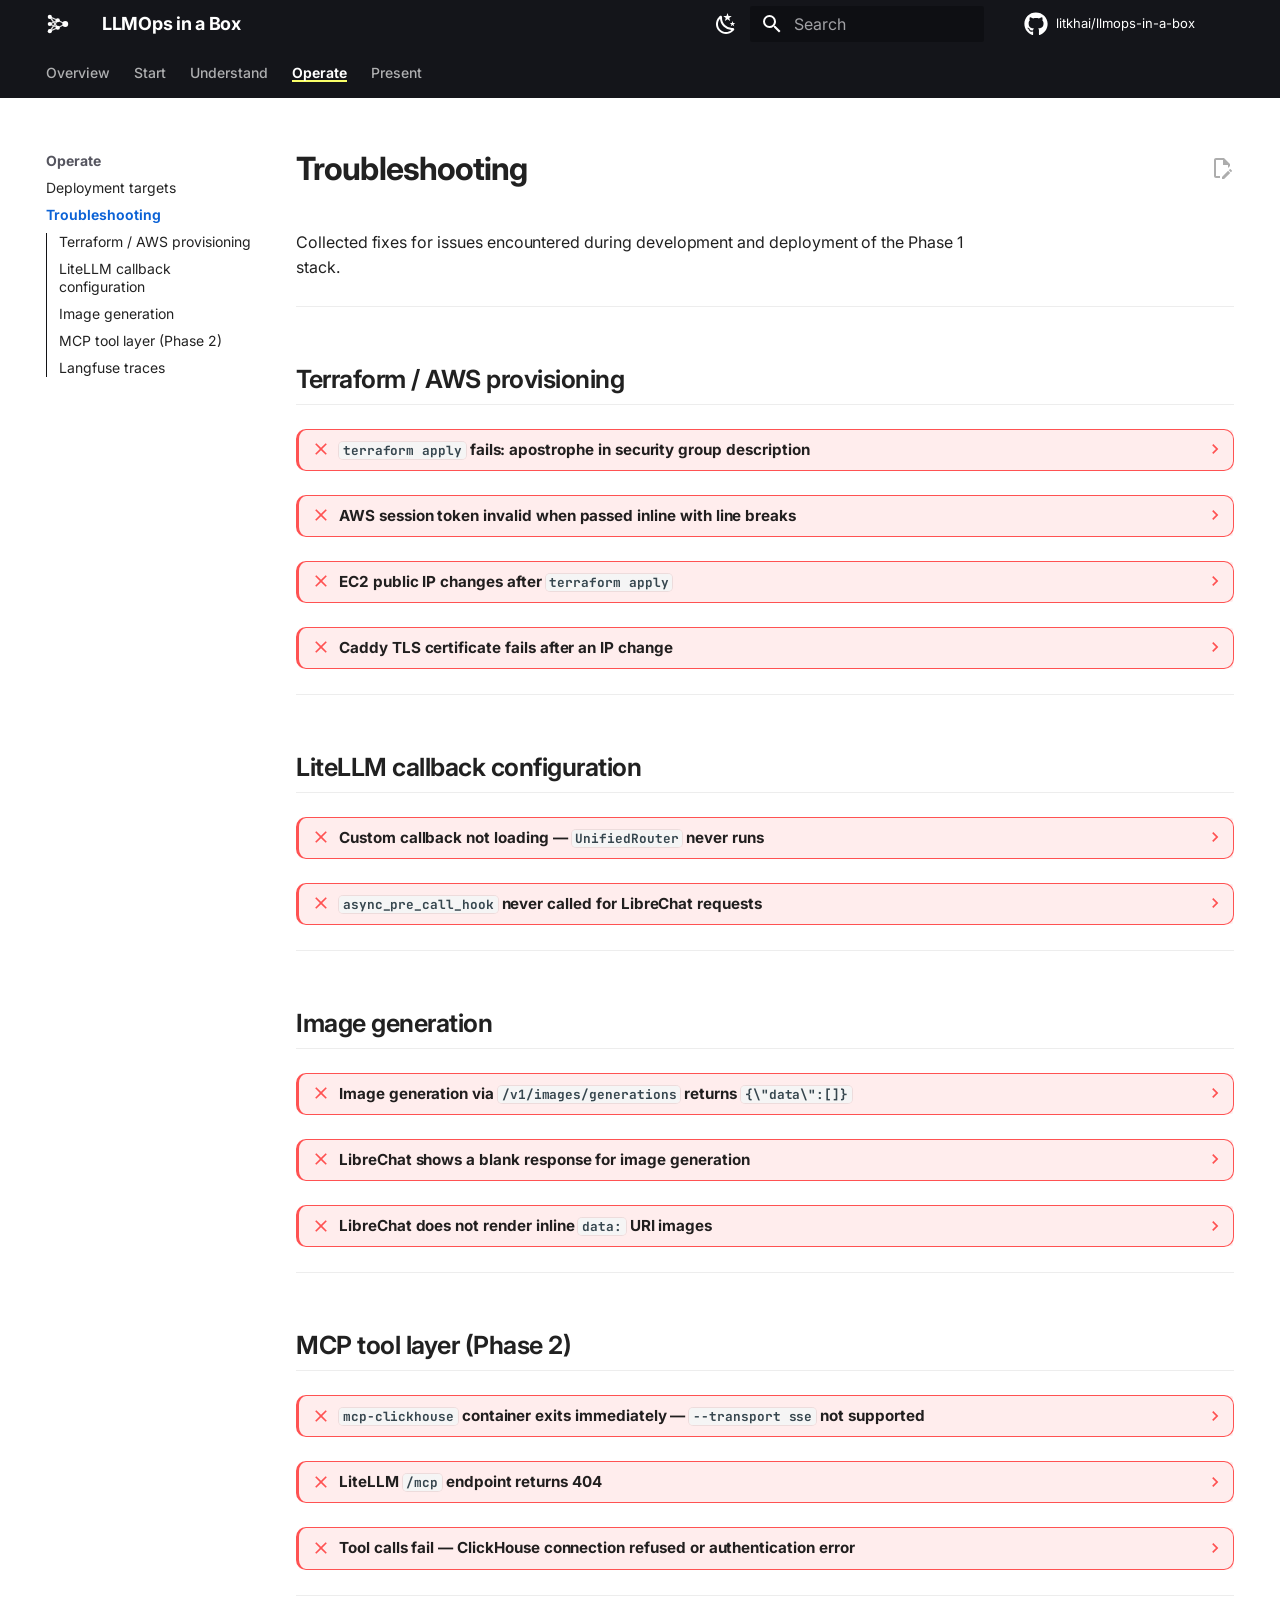
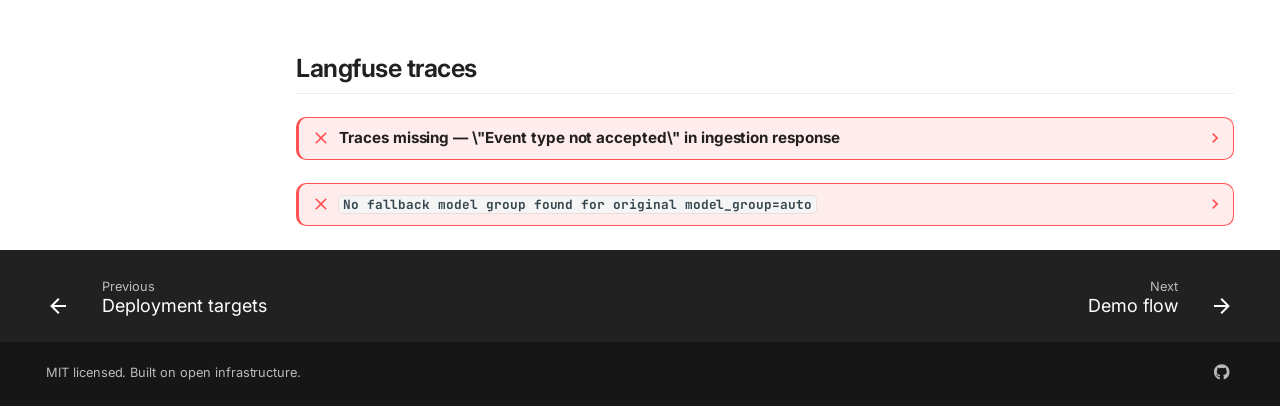
<file: troubleshooting/index.html>
<!doctype html>
<html lang="en" class="no-js">
  <head>
    
      <meta charset="utf-8">
      <meta name="viewport" content="width=device-width,initial-scale=1">
      
        <meta name="description" content="A composable LLMOps reference stack: one gateway for commercial and self-hosted models, full-stack tracing from the first request, and one declarative stack definition.">
      
      
        <meta name="author" content="Kee Hoon Lee">
      
      
        <link rel="canonical" href="https://litkhai.github.io/llmops-in-a-box/troubleshooting/">
      
      
        <link rel="prev" href="../deployment/">
      
      
        <link rel="next" href="../demo-flow/">
      
      
      <link rel="icon" href="../assets/favicon.svg">
      <meta name="generator" content="mkdocs-1.6.1, mkdocs-material-9.5.44">
    
    
      
        <title>Troubleshooting - LLMOps in a Box</title>
      
    
    
      <link rel="stylesheet" href="../assets/stylesheets/main.0253249f.min.css">
      
        
        <link rel="stylesheet" href="../assets/stylesheets/palette.06af60db.min.css">
      
      


    
    
      
    
    
      
        
        
        <link rel="preconnect" href="https://fonts.gstatic.com" crossorigin>
        <link rel="stylesheet" href="https://fonts.googleapis.com/css?family=Inter:300,300i,400,400i,700,700i%7CJetBrains+Mono:400,400i,700,700i&display=fallback">
        <style>:root{--md-text-font:"Inter";--md-code-font:"JetBrains Mono"}</style>
      
    
    
      <link rel="stylesheet" href="../stylesheets/extra.css">
    
    <script>__md_scope=new URL("..",location),__md_hash=e=>[...e].reduce(((e,_)=>(e<<5)-e+_.charCodeAt(0)),0),__md_get=(e,_=localStorage,t=__md_scope)=>JSON.parse(_.getItem(t.pathname+"."+e)),__md_set=(e,_,t=localStorage,a=__md_scope)=>{try{t.setItem(a.pathname+"."+e,JSON.stringify(_))}catch(e){}}</script>
    
      

    
    
    
  </head>
  
  
    
    
      
    
    
    
    
    <body dir="ltr" data-md-color-scheme="slate" data-md-color-primary="black" data-md-color-accent="yellow">
  
    
    <input class="md-toggle" data-md-toggle="drawer" type="checkbox" id="__drawer" autocomplete="off">
    <input class="md-toggle" data-md-toggle="search" type="checkbox" id="__search" autocomplete="off">
    <label class="md-overlay" for="__drawer"></label>
    <div data-md-component="skip">
      
        
        <a href="#troubleshooting" class="md-skip">
          Skip to content
        </a>
      
    </div>
    <div data-md-component="announce">
      
    </div>
    
    
      

  

<header class="md-header md-header--shadow md-header--lifted" data-md-component="header">
  <nav class="md-header__inner md-grid" aria-label="Header">
    <a href=".." title="LLMOps in a Box" class="md-header__button md-logo" aria-label="LLMOps in a Box" data-md-component="logo">
      
  <img src="../assets/logo.svg" alt="logo">

    </a>
    <label class="md-header__button md-icon" for="__drawer">
      
      <svg xmlns="http://www.w3.org/2000/svg" viewBox="0 0 24 24"><path d="M3 6h18v2H3zm0 5h18v2H3zm0 5h18v2H3z"/></svg>
    </label>
    <div class="md-header__title" data-md-component="header-title">
      <div class="md-header__ellipsis">
        <div class="md-header__topic">
          <span class="md-ellipsis">
            LLMOps in a Box
          </span>
        </div>
        <div class="md-header__topic" data-md-component="header-topic">
          <span class="md-ellipsis">
            
              Troubleshooting
            
          </span>
        </div>
      </div>
    </div>
    
      
        <form class="md-header__option" data-md-component="palette">
  
    
    
    
    <input class="md-option" data-md-color-media="(prefers-color-scheme: dark)" data-md-color-scheme="slate" data-md-color-primary="black" data-md-color-accent="yellow"  aria-label="Switch to light mode"  type="radio" name="__palette" id="__palette_0">
    
      <label class="md-header__button md-icon" title="Switch to light mode" for="__palette_1" hidden>
        <svg xmlns="http://www.w3.org/2000/svg" viewBox="0 0 24 24"><path d="M12 7a5 5 0 0 1 5 5 5 5 0 0 1-5 5 5 5 0 0 1-5-5 5 5 0 0 1 5-5m0 2a3 3 0 0 0-3 3 3 3 0 0 0 3 3 3 3 0 0 0 3-3 3 3 0 0 0-3-3m0-7 2.39 3.42C13.65 5.15 12.84 5 12 5s-1.65.15-2.39.42zM3.34 7l4.16-.35A7.2 7.2 0 0 0 5.94 8.5c-.44.74-.69 1.5-.83 2.29zm.02 10 1.76-3.77a7.131 7.131 0 0 0 2.38 4.14zM20.65 7l-1.77 3.79a7.02 7.02 0 0 0-2.38-4.15zm-.01 10-4.14.36c.59-.51 1.12-1.14 1.54-1.86.42-.73.69-1.5.83-2.29zM12 22l-2.41-3.44c.74.27 1.55.44 2.41.44.82 0 1.63-.17 2.37-.44z"/></svg>
      </label>
    
  
    
    
    
    <input class="md-option" data-md-color-media="(prefers-color-scheme: light)" data-md-color-scheme="default" data-md-color-primary="black" data-md-color-accent="yellow"  aria-label="Switch to dark mode"  type="radio" name="__palette" id="__palette_1">
    
      <label class="md-header__button md-icon" title="Switch to dark mode" for="__palette_0" hidden>
        <svg xmlns="http://www.w3.org/2000/svg" viewBox="0 0 24 24"><path d="m17.75 4.09-2.53 1.94.91 3.06-2.63-1.81-2.63 1.81.91-3.06-2.53-1.94L12.44 4l1.06-3 1.06 3zm3.5 6.91-1.64 1.25.59 1.98-1.7-1.17-1.7 1.17.59-1.98L15.75 11l2.06-.05L18.5 9l.69 1.95zm-2.28 4.95c.83-.08 1.72 1.1 1.19 1.85-.32.45-.66.87-1.08 1.27C15.17 23 8.84 23 4.94 19.07c-3.91-3.9-3.91-10.24 0-14.14.4-.4.82-.76 1.27-1.08.75-.53 1.93.36 1.85 1.19-.27 2.86.69 5.83 2.89 8.02a9.96 9.96 0 0 0 8.02 2.89m-1.64 2.02a12.08 12.08 0 0 1-7.8-3.47c-2.17-2.19-3.33-5-3.49-7.82-2.81 3.14-2.7 7.96.31 10.98 3.02 3.01 7.84 3.12 10.98.31"/></svg>
      </label>
    
  
</form>
      
    
    
      <script>var palette=__md_get("__palette");if(palette&&palette.color){if("(prefers-color-scheme)"===palette.color.media){var media=matchMedia("(prefers-color-scheme: light)"),input=document.querySelector(media.matches?"[data-md-color-media='(prefers-color-scheme: light)']":"[data-md-color-media='(prefers-color-scheme: dark)']");palette.color.media=input.getAttribute("data-md-color-media"),palette.color.scheme=input.getAttribute("data-md-color-scheme"),palette.color.primary=input.getAttribute("data-md-color-primary"),palette.color.accent=input.getAttribute("data-md-color-accent")}for(var[key,value]of Object.entries(palette.color))document.body.setAttribute("data-md-color-"+key,value)}</script>
    
    
    
      <label class="md-header__button md-icon" for="__search">
        
        <svg xmlns="http://www.w3.org/2000/svg" viewBox="0 0 24 24"><path d="M9.5 3A6.5 6.5 0 0 1 16 9.5c0 1.61-.59 3.09-1.56 4.23l.27.27h.79l5 5-1.5 1.5-5-5v-.79l-.27-.27A6.52 6.52 0 0 1 9.5 16 6.5 6.5 0 0 1 3 9.5 6.5 6.5 0 0 1 9.5 3m0 2C7 5 5 7 5 9.5S7 14 9.5 14 14 12 14 9.5 12 5 9.5 5"/></svg>
      </label>
      <div class="md-search" data-md-component="search" role="dialog">
  <label class="md-search__overlay" for="__search"></label>
  <div class="md-search__inner" role="search">
    <form class="md-search__form" name="search">
      <input type="text" class="md-search__input" name="query" aria-label="Search" placeholder="Search" autocapitalize="off" autocorrect="off" autocomplete="off" spellcheck="false" data-md-component="search-query" required>
      <label class="md-search__icon md-icon" for="__search">
        
        <svg xmlns="http://www.w3.org/2000/svg" viewBox="0 0 24 24"><path d="M9.5 3A6.5 6.5 0 0 1 16 9.5c0 1.61-.59 3.09-1.56 4.23l.27.27h.79l5 5-1.5 1.5-5-5v-.79l-.27-.27A6.52 6.52 0 0 1 9.5 16 6.5 6.5 0 0 1 3 9.5 6.5 6.5 0 0 1 9.5 3m0 2C7 5 5 7 5 9.5S7 14 9.5 14 14 12 14 9.5 12 5 9.5 5"/></svg>
        
        <svg xmlns="http://www.w3.org/2000/svg" viewBox="0 0 24 24"><path d="M20 11v2H8l5.5 5.5-1.42 1.42L4.16 12l7.92-7.92L13.5 5.5 8 11z"/></svg>
      </label>
      <nav class="md-search__options" aria-label="Search">
        
          <a href="javascript:void(0)" class="md-search__icon md-icon" title="Share" aria-label="Share" data-clipboard data-clipboard-text="" data-md-component="search-share" tabindex="-1">
            
            <svg xmlns="http://www.w3.org/2000/svg" viewBox="0 0 24 24"><path d="M18 16.08c-.76 0-1.44.3-1.96.77L8.91 12.7c.05-.23.09-.46.09-.7s-.04-.47-.09-.7l7.05-4.11c.54.5 1.25.81 2.04.81a3 3 0 0 0 3-3 3 3 0 0 0-3-3 3 3 0 0 0-3 3c0 .24.04.47.09.7L8.04 9.81C7.5 9.31 6.79 9 6 9a3 3 0 0 0-3 3 3 3 0 0 0 3 3c.79 0 1.5-.31 2.04-.81l7.12 4.15c-.05.21-.08.43-.08.66 0 1.61 1.31 2.91 2.92 2.91s2.92-1.3 2.92-2.91A2.92 2.92 0 0 0 18 16.08"/></svg>
          </a>
        
        <button type="reset" class="md-search__icon md-icon" title="Clear" aria-label="Clear" tabindex="-1">
          
          <svg xmlns="http://www.w3.org/2000/svg" viewBox="0 0 24 24"><path d="M19 6.41 17.59 5 12 10.59 6.41 5 5 6.41 10.59 12 5 17.59 6.41 19 12 13.41 17.59 19 19 17.59 13.41 12z"/></svg>
        </button>
      </nav>
      
        <div class="md-search__suggest" data-md-component="search-suggest"></div>
      
    </form>
    <div class="md-search__output">
      <div class="md-search__scrollwrap" tabindex="0" data-md-scrollfix>
        <div class="md-search-result" data-md-component="search-result">
          <div class="md-search-result__meta">
            Initializing search
          </div>
          <ol class="md-search-result__list" role="presentation"></ol>
        </div>
      </div>
    </div>
  </div>
</div>
    
    
      <div class="md-header__source">
        <a href="https://github.com/litkhai/llmops-in-a-box" title="Go to repository" class="md-source" data-md-component="source">
  <div class="md-source__icon md-icon">
    
    <svg xmlns="http://www.w3.org/2000/svg" viewBox="0 0 496 512"><!--! Font Awesome Free 6.6.0 by @fontawesome - https://fontawesome.com License - https://fontawesome.com/license/free (Icons: CC BY 4.0, Fonts: SIL OFL 1.1, Code: MIT License) Copyright 2024 Fonticons, Inc.--><path d="M165.9 397.4c0 2-2.3 3.6-5.2 3.6-3.3.3-5.6-1.3-5.6-3.6 0-2 2.3-3.6 5.2-3.6 3-.3 5.6 1.3 5.6 3.6m-31.1-4.5c-.7 2 1.3 4.3 4.3 4.9 2.6 1 5.6 0 6.2-2s-1.3-4.3-4.3-5.2c-2.6-.7-5.5.3-6.2 2.3m44.2-1.7c-2.9.7-4.9 2.6-4.6 4.9.3 2 2.9 3.3 5.9 2.6 2.9-.7 4.9-2.6 4.6-4.6-.3-1.9-3-3.2-5.9-2.9M244.8 8C106.1 8 0 113.3 0 252c0 110.9 69.8 205.8 169.5 239.2 12.8 2.3 17.3-5.6 17.3-12.1 0-6.2-.3-40.4-.3-61.4 0 0-70 15-84.7-29.8 0 0-11.4-29.1-27.8-36.6 0 0-22.9-15.7 1.6-15.4 0 0 24.9 2 38.6 25.8 21.9 38.6 58.6 27.5 72.9 20.9 2.3-16 8.8-27.1 16-33.7-55.9-6.2-112.3-14.3-112.3-110.5 0-27.5 7.6-41.3 23.6-58.9-2.6-6.5-11.1-33.3 2.6-67.9 20.9-6.5 69 27 69 27 20-5.6 41.5-8.5 62.8-8.5s42.8 2.9 62.8 8.5c0 0 48.1-33.6 69-27 13.7 34.7 5.2 61.4 2.6 67.9 16 17.7 25.8 31.5 25.8 58.9 0 96.5-58.9 104.2-114.8 110.5 9.2 7.9 17 22.9 17 46.4 0 33.7-.3 75.4-.3 83.6 0 6.5 4.6 14.4 17.3 12.1C428.2 457.8 496 362.9 496 252 496 113.3 383.5 8 244.8 8M97.2 352.9c-1.3 1-1 3.3.7 5.2 1.6 1.6 3.9 2.3 5.2 1 1.3-1 1-3.3-.7-5.2-1.6-1.6-3.9-2.3-5.2-1m-10.8-8.1c-.7 1.3.3 2.9 2.3 3.9 1.6 1 3.6.7 4.3-.7.7-1.3-.3-2.9-2.3-3.9-2-.6-3.6-.3-4.3.7m32.4 35.6c-1.6 1.3-1 4.3 1.3 6.2 2.3 2.3 5.2 2.6 6.5 1 1.3-1.3.7-4.3-1.3-6.2-2.2-2.3-5.2-2.6-6.5-1m-11.4-14.7c-1.6 1-1.6 3.6 0 5.9s4.3 3.3 5.6 2.3c1.6-1.3 1.6-3.9 0-6.2-1.4-2.3-4-3.3-5.6-2"/></svg>
  </div>
  <div class="md-source__repository">
    litkhai/llmops-in-a-box
  </div>
</a>
      </div>
    
  </nav>
  
    
      
<nav class="md-tabs" aria-label="Tabs" data-md-component="tabs">
  <div class="md-grid">
    <ul class="md-tabs__list">
      
        
  
  
  
    <li class="md-tabs__item">
      <a href=".." class="md-tabs__link">
        
  
    
  
  Overview

      </a>
    </li>
  

      
        
  
  
  
    
    
      <li class="md-tabs__item">
        <a href="../getting-started/" class="md-tabs__link">
          
  
  Start

        </a>
      </li>
    
  

      
        
  
  
  
    
    
      <li class="md-tabs__item">
        <a href="../background/" class="md-tabs__link">
          
  
  Understand

        </a>
      </li>
    
  

      
        
  
  
    
  
  
    
    
      <li class="md-tabs__item md-tabs__item--active">
        <a href="../deployment/" class="md-tabs__link">
          
  
  Operate

        </a>
      </li>
    
  

      
        
  
  
  
    
    
      <li class="md-tabs__item">
        <a href="../demo-flow/" class="md-tabs__link">
          
  
  Present

        </a>
      </li>
    
  

      
    </ul>
  </div>
</nav>
    
  
</header>
    
    <div class="md-container" data-md-component="container">
      
      
        
      
      <main class="md-main" data-md-component="main">
        <div class="md-main__inner md-grid">
          
            
              
              <div class="md-sidebar md-sidebar--primary" data-md-component="sidebar" data-md-type="navigation" >
                <div class="md-sidebar__scrollwrap">
                  <div class="md-sidebar__inner">
                    


  


  

<nav class="md-nav md-nav--primary md-nav--lifted md-nav--integrated" aria-label="Navigation" data-md-level="0">
  <label class="md-nav__title" for="__drawer">
    <a href=".." title="LLMOps in a Box" class="md-nav__button md-logo" aria-label="LLMOps in a Box" data-md-component="logo">
      
  <img src="../assets/logo.svg" alt="logo">

    </a>
    LLMOps in a Box
  </label>
  
    <div class="md-nav__source">
      <a href="https://github.com/litkhai/llmops-in-a-box" title="Go to repository" class="md-source" data-md-component="source">
  <div class="md-source__icon md-icon">
    
    <svg xmlns="http://www.w3.org/2000/svg" viewBox="0 0 496 512"><!--! Font Awesome Free 6.6.0 by @fontawesome - https://fontawesome.com License - https://fontawesome.com/license/free (Icons: CC BY 4.0, Fonts: SIL OFL 1.1, Code: MIT License) Copyright 2024 Fonticons, Inc.--><path d="M165.9 397.4c0 2-2.3 3.6-5.2 3.6-3.3.3-5.6-1.3-5.6-3.6 0-2 2.3-3.6 5.2-3.6 3-.3 5.6 1.3 5.6 3.6m-31.1-4.5c-.7 2 1.3 4.3 4.3 4.9 2.6 1 5.6 0 6.2-2s-1.3-4.3-4.3-5.2c-2.6-.7-5.5.3-6.2 2.3m44.2-1.7c-2.9.7-4.9 2.6-4.6 4.9.3 2 2.9 3.3 5.9 2.6 2.9-.7 4.9-2.6 4.6-4.6-.3-1.9-3-3.2-5.9-2.9M244.8 8C106.1 8 0 113.3 0 252c0 110.9 69.8 205.8 169.5 239.2 12.8 2.3 17.3-5.6 17.3-12.1 0-6.2-.3-40.4-.3-61.4 0 0-70 15-84.7-29.8 0 0-11.4-29.1-27.8-36.6 0 0-22.9-15.7 1.6-15.4 0 0 24.9 2 38.6 25.8 21.9 38.6 58.6 27.5 72.9 20.9 2.3-16 8.8-27.1 16-33.7-55.9-6.2-112.3-14.3-112.3-110.5 0-27.5 7.6-41.3 23.6-58.9-2.6-6.5-11.1-33.3 2.6-67.9 20.9-6.5 69 27 69 27 20-5.6 41.5-8.5 62.8-8.5s42.8 2.9 62.8 8.5c0 0 48.1-33.6 69-27 13.7 34.7 5.2 61.4 2.6 67.9 16 17.7 25.8 31.5 25.8 58.9 0 96.5-58.9 104.2-114.8 110.5 9.2 7.9 17 22.9 17 46.4 0 33.7-.3 75.4-.3 83.6 0 6.5 4.6 14.4 17.3 12.1C428.2 457.8 496 362.9 496 252 496 113.3 383.5 8 244.8 8M97.2 352.9c-1.3 1-1 3.3.7 5.2 1.6 1.6 3.9 2.3 5.2 1 1.3-1 1-3.3-.7-5.2-1.6-1.6-3.9-2.3-5.2-1m-10.8-8.1c-.7 1.3.3 2.9 2.3 3.9 1.6 1 3.6.7 4.3-.7.7-1.3-.3-2.9-2.3-3.9-2-.6-3.6-.3-4.3.7m32.4 35.6c-1.6 1.3-1 4.3 1.3 6.2 2.3 2.3 5.2 2.6 6.5 1 1.3-1.3.7-4.3-1.3-6.2-2.2-2.3-5.2-2.6-6.5-1m-11.4-14.7c-1.6 1-1.6 3.6 0 5.9s4.3 3.3 5.6 2.3c1.6-1.3 1.6-3.9 0-6.2-1.4-2.3-4-3.3-5.6-2"/></svg>
  </div>
  <div class="md-source__repository">
    litkhai/llmops-in-a-box
  </div>
</a>
    </div>
  
  <ul class="md-nav__list" data-md-scrollfix>
    
      
      
  
  
  
  
    <li class="md-nav__item">
      <a href=".." class="md-nav__link">
        
  
  <span class="md-ellipsis">
    Overview
  </span>
  

      </a>
    </li>
  

    
      
      
  
  
  
  
    
    
    
      
      
    
    
    <li class="md-nav__item md-nav__item--nested">
      
        
        
        <input class="md-nav__toggle md-toggle " type="checkbox" id="__nav_2" >
        
          
          <label class="md-nav__link" for="__nav_2" id="__nav_2_label" tabindex="0">
            
  
  <span class="md-ellipsis">
    Start
  </span>
  

            <span class="md-nav__icon md-icon"></span>
          </label>
        
        <nav class="md-nav" data-md-level="1" aria-labelledby="__nav_2_label" aria-expanded="false">
          <label class="md-nav__title" for="__nav_2">
            <span class="md-nav__icon md-icon"></span>
            Start
          </label>
          <ul class="md-nav__list" data-md-scrollfix>
            
              
                
  
  
  
  
    <li class="md-nav__item">
      <a href="../getting-started/" class="md-nav__link">
        
  
  <span class="md-ellipsis">
    Getting started
  </span>
  

      </a>
    </li>
  

              
            
              
                
  
  
  
  
    <li class="md-nav__item">
      <a href="../credentials/" class="md-nav__link">
        
  
  <span class="md-ellipsis">
    Credentials
  </span>
  

      </a>
    </li>
  

              
            
              
                
  
  
  
  
    <li class="md-nav__item">
      <a href="../workshop/" class="md-nav__link">
        
  
  <span class="md-ellipsis">
    Phase 1 workshop
  </span>
  

      </a>
    </li>
  

              
            
          </ul>
        </nav>
      
    </li>
  

    
      
      
  
  
  
  
    
    
    
      
      
    
    
    <li class="md-nav__item md-nav__item--nested">
      
        
        
        <input class="md-nav__toggle md-toggle " type="checkbox" id="__nav_3" >
        
          
          <label class="md-nav__link" for="__nav_3" id="__nav_3_label" tabindex="0">
            
  
  <span class="md-ellipsis">
    Understand
  </span>
  

            <span class="md-nav__icon md-icon"></span>
          </label>
        
        <nav class="md-nav" data-md-level="1" aria-labelledby="__nav_3_label" aria-expanded="false">
          <label class="md-nav__title" for="__nav_3">
            <span class="md-nav__icon md-icon"></span>
            Understand
          </label>
          <ul class="md-nav__list" data-md-scrollfix>
            
              
                
  
  
  
  
    <li class="md-nav__item">
      <a href="../background/" class="md-nav__link">
        
  
  <span class="md-ellipsis">
    Background
  </span>
  

      </a>
    </li>
  

              
            
              
                
  
  
  
  
    <li class="md-nav__item">
      <a href="../phases/" class="md-nav__link">
        
  
  <span class="md-ellipsis">
    Build-out phases
  </span>
  

      </a>
    </li>
  

              
            
              
                
  
  
  
  
    <li class="md-nav__item">
      <a href="../configuration/" class="md-nav__link">
        
  
  <span class="md-ellipsis">
    Configuration
  </span>
  

      </a>
    </li>
  

              
            
          </ul>
        </nav>
      
    </li>
  

    
      
      
  
  
    
  
  
  
    
    
    
      
        
        
      
      
    
    
    <li class="md-nav__item md-nav__item--active md-nav__item--section md-nav__item--nested">
      
        
        
        <input class="md-nav__toggle md-toggle " type="checkbox" id="__nav_4" checked>
        
          
          <label class="md-nav__link" for="__nav_4" id="__nav_4_label" tabindex="">
            
  
  <span class="md-ellipsis">
    Operate
  </span>
  

            <span class="md-nav__icon md-icon"></span>
          </label>
        
        <nav class="md-nav" data-md-level="1" aria-labelledby="__nav_4_label" aria-expanded="true">
          <label class="md-nav__title" for="__nav_4">
            <span class="md-nav__icon md-icon"></span>
            Operate
          </label>
          <ul class="md-nav__list" data-md-scrollfix>
            
              
                
  
  
  
  
    <li class="md-nav__item">
      <a href="../deployment/" class="md-nav__link">
        
  
  <span class="md-ellipsis">
    Deployment targets
  </span>
  

      </a>
    </li>
  

              
            
              
                
  
  
    
  
  
  
    <li class="md-nav__item md-nav__item--active">
      
      <input class="md-nav__toggle md-toggle" type="checkbox" id="__toc">
      
      
        
      
      
        <label class="md-nav__link md-nav__link--active" for="__toc">
          
  
  <span class="md-ellipsis">
    Troubleshooting
  </span>
  

          <span class="md-nav__icon md-icon"></span>
        </label>
      
      <a href="./" class="md-nav__link md-nav__link--active">
        
  
  <span class="md-ellipsis">
    Troubleshooting
  </span>
  

      </a>
      
        

<nav class="md-nav md-nav--secondary" aria-label="Table of contents">
  
  
  
    
  
  
    <label class="md-nav__title" for="__toc">
      <span class="md-nav__icon md-icon"></span>
      Table of contents
    </label>
    <ul class="md-nav__list" data-md-component="toc" data-md-scrollfix>
      
        <li class="md-nav__item">
  <a href="#terraform-aws-provisioning" class="md-nav__link">
    <span class="md-ellipsis">
      Terraform / AWS provisioning
    </span>
  </a>
  
</li>
      
        <li class="md-nav__item">
  <a href="#litellm-callback-configuration" class="md-nav__link">
    <span class="md-ellipsis">
      LiteLLM callback configuration
    </span>
  </a>
  
</li>
      
        <li class="md-nav__item">
  <a href="#image-generation" class="md-nav__link">
    <span class="md-ellipsis">
      Image generation
    </span>
  </a>
  
</li>
      
        <li class="md-nav__item">
  <a href="#mcp-tool-layer-phase-2" class="md-nav__link">
    <span class="md-ellipsis">
      MCP tool layer (Phase 2)
    </span>
  </a>
  
</li>
      
        <li class="md-nav__item">
  <a href="#langfuse-traces" class="md-nav__link">
    <span class="md-ellipsis">
      Langfuse traces
    </span>
  </a>
  
</li>
      
    </ul>
  
</nav>
      
    </li>
  

              
            
          </ul>
        </nav>
      
    </li>
  

    
      
      
  
  
  
  
    
    
    
      
      
    
    
    <li class="md-nav__item md-nav__item--nested">
      
        
        
        <input class="md-nav__toggle md-toggle " type="checkbox" id="__nav_5" >
        
          
          <label class="md-nav__link" for="__nav_5" id="__nav_5_label" tabindex="0">
            
  
  <span class="md-ellipsis">
    Present
  </span>
  

            <span class="md-nav__icon md-icon"></span>
          </label>
        
        <nav class="md-nav" data-md-level="1" aria-labelledby="__nav_5_label" aria-expanded="false">
          <label class="md-nav__title" for="__nav_5">
            <span class="md-nav__icon md-icon"></span>
            Present
          </label>
          <ul class="md-nav__list" data-md-scrollfix>
            
              
                
  
  
  
  
    <li class="md-nav__item">
      <a href="../demo-flow/" class="md-nav__link">
        
  
  <span class="md-ellipsis">
    Demo flow
  </span>
  

      </a>
    </li>
  

              
            
          </ul>
        </nav>
      
    </li>
  

    
  </ul>
</nav>
                  </div>
                </div>
              </div>
            
            
          
          
            <div class="md-content" data-md-component="content">
              <article class="md-content__inner md-typeset">
                
                  

  
    <a href="https://github.com/litkhai/llmops-in-a-box/edit/main/docs/troubleshooting.md" title="Edit this page" class="md-content__button md-icon">
      
      <svg xmlns="http://www.w3.org/2000/svg" viewBox="0 0 24 24"><path d="M10 20H6V4h7v5h5v3.1l2-2V8l-6-6H6c-1.1 0-2 .9-2 2v16c0 1.1.9 2 2 2h4zm10.2-7c.1 0 .3.1.4.2l1.3 1.3c.2.2.2.6 0 .8l-1 1-2.1-2.1 1-1c.1-.1.2-.2.4-.2m0 3.9L14.1 23H12v-2.1l6.1-6.1z"/></svg>
    </a>
  
  


<h1 id="troubleshooting">Troubleshooting<a class="headerlink" href="#troubleshooting" title="Permanent link">&para;</a></h1>
<p>Collected fixes for issues encountered during development and deployment of the
Phase 1 stack.</p>
<hr />
<h2 id="terraform-aws-provisioning">Terraform / AWS provisioning<a class="headerlink" href="#terraform-aws-provisioning" title="Permanent link">&para;</a></h2>
<details class="failure">
<summary><code>terraform apply</code> fails: apostrophe in security group description</summary>
<p><strong>Symptom:</strong>
<div class="language-text highlight"><pre><span></span><code><span id="__span-0-1"><a id="__codelineno-0-1" name="__codelineno-0-1" href="#__codelineno-0-1"></a>Error: &quot;description&quot; doesn&#39;t comply with restrictions
</span><span id="__span-0-2"><a id="__codelineno-0-2" name="__codelineno-0-2" href="#__codelineno-0-2"></a>(&quot;^[0-9A-Za-z_ .:/()#,@\[\]+=&amp;;{}!$*-]*$&quot;)
</span></code></pre></div></p>
<p><strong>Cause:</strong> AWS security group descriptions do not allow apostrophes. Any
description containing a <code>'</code> character (e.g. <code>"Let's Encrypt"</code>) will fail
AWS validation.</p>
<p><strong>Fix:</strong> Remove apostrophes from all <code>description</code> fields in <code>sg.tf</code>, then
re-run <code>terraform apply</code>.</p>
</details>
<details class="failure">
<summary>AWS session token invalid when passed inline with line breaks</summary>
<p><strong>Symptom:</strong>
<div class="language-text highlight"><pre><span></span><code><span id="__span-1-1"><a id="__codelineno-1-1" name="__codelineno-1-1" href="#__codelineno-1-1"></a>api error InvalidClientTokenId: The security token included in the request is invalid
</span></code></pre></div></p>
<p><strong>Cause:</strong> Pasting a multi-line <code>terraform apply</code> command in the terminal
(with environment variables inlined) can split the <code>AWS_SESSION_TOKEN</code> value
across shell lines, embedding newlines into the header value.</p>
<p><strong>Fix:</strong> <code>export</code> each variable separately first, then run <code>terraform apply</code>
on its own line:</p>
<div class="language-bash highlight"><pre><span></span><code><span id="__span-2-1"><a id="__codelineno-2-1" name="__codelineno-2-1" href="#__codelineno-2-1"></a><span class="nb">export</span><span class="w"> </span><span class="nv">AWS_ACCESS_KEY_ID</span><span class="o">=</span>...
</span><span id="__span-2-2"><a id="__codelineno-2-2" name="__codelineno-2-2" href="#__codelineno-2-2"></a><span class="nb">export</span><span class="w"> </span><span class="nv">AWS_SECRET_ACCESS_KEY</span><span class="o">=</span>...
</span><span id="__span-2-3"><a id="__codelineno-2-3" name="__codelineno-2-3" href="#__codelineno-2-3"></a><span class="nb">export</span><span class="w"> </span><span class="nv">AWS_SESSION_TOKEN</span><span class="o">=</span>...
</span><span id="__span-2-4"><a id="__codelineno-2-4" name="__codelineno-2-4" href="#__codelineno-2-4"></a>
</span><span id="__span-2-5"><a id="__codelineno-2-5" name="__codelineno-2-5" href="#__codelineno-2-5"></a>terraform<span class="w"> </span>apply
</span></code></pre></div>
</details>
<details class="failure">
<summary>EC2 public IP changes after <code>terraform apply</code></summary>
<p><strong>Symptom:</strong> The Terraform output shows a new <code>public_ip</code> after a re-apply
(e.g., when <code>user_data</code> changes). Services were reachable before but now
return certificate errors or fail to connect.</p>
<p><strong>Cause:</strong> EC2 instances with dynamic (non-Elastic IP) addresses are
assigned a new public IP when stopped and started. Any <code>user_data</code> change
forces an instance replacement, which triggers this.</p>
<p><strong>Fix:</strong></p>
<ol>
<li>Note the new <code>public_ip</code> from <code>terraform output</code>.</li>
<li>Update all four DNS <code>A</code> records (<code>chat</code>, <code>langfuse</code>, <code>litellm</code>, <code>media</code>)
   to the new IP.</li>
<li>Wait for DNS propagation, then restart Caddy so it re-issues TLS
   certificates against the new IP:
   <div class="language-bash highlight"><pre><span></span><code><span id="__span-3-1"><a id="__codelineno-3-1" name="__codelineno-3-1" href="#__codelineno-3-1"></a>docker<span class="w"> </span>restart<span class="w"> </span>sais-caddy-1
</span></code></pre></div></li>
</ol>
</details>
<details class="failure">
<summary>Caddy TLS certificate fails after an IP change</summary>
<p><strong>Symptom:</strong>
<div class="language-text highlight"><pre><span></span><code><span id="__span-4-1"><a id="__codelineno-4-1" name="__codelineno-4-1" href="#__codelineno-4-1"></a>challenge failed — &lt;ip&gt;: Timeout during connect (likely firewall problem)
</span></code></pre></div></p>
<p><strong>Cause:</strong> Let's Encrypt's validation servers still resolve the domain to
the old IP because DNS has not yet propagated.</p>
<p><strong>Fix:</strong> Wait for DNS propagation (usually a few minutes for TTL-1 records,
up to the TTL otherwise), then restart Caddy — it retries ACME automatically:</p>
<div class="language-bash highlight"><pre><span></span><code><span id="__span-5-1"><a id="__codelineno-5-1" name="__codelineno-5-1" href="#__codelineno-5-1"></a>docker<span class="w"> </span>restart<span class="w"> </span>sais-caddy-1
</span></code></pre></div>
<p>Do not restart repeatedly before DNS has propagated; Let's Encrypt rate-limits
failed certificate requests.</p>
</details>
<hr />
<h2 id="litellm-callback-configuration">LiteLLM callback configuration<a class="headerlink" href="#litellm-callback-configuration" title="Permanent link">&para;</a></h2>
<details class="failure">
<summary>Custom callback not loading — <code>UnifiedRouter</code> never runs</summary>
<p><strong>Symptom:</strong> LiteLLM startup log shows:
<div class="language-text highlight"><pre><span></span><code><span id="__span-6-1"><a id="__codelineno-6-1" name="__codelineno-6-1" href="#__codelineno-6-1"></a>Initialized Success Callbacks - [&#39;langfuse&#39;]
</span></code></pre></div>
The <code>UnifiedRouter</code> callback is never invoked.</p>
<p><strong>Cause:</strong> LiteLLM proxy silently ignores the <code>custom_callbacks</code> key in
<code>litellm_settings</code>. Only the <code>callbacks</code> key is honoured.</p>
<p><strong>Fix:</strong> Use <code>callbacks: [callbacks.language_router]</code> (a
<code>module.attribute</code> path), not <code>custom_callbacks</code>:</p>
<div class="language-yaml highlight"><span class="filename">docker/litellm_config.yaml</span><pre><span></span><code><span id="__span-7-1"><a id="__codelineno-7-1" name="__codelineno-7-1" href="#__codelineno-7-1"></a><span class="nt">litellm_settings</span><span class="p">:</span>
</span><span id="__span-7-2"><a id="__codelineno-7-2" name="__codelineno-7-2" href="#__codelineno-7-2"></a><span class="w">  </span><span class="nt">callbacks</span><span class="p">:</span><span class="w"> </span><span class="p p-Indicator">[</span><span class="nv">callbacks.language_router</span><span class="p p-Indicator">]</span>
</span></code></pre></div>
<p>The callback module is <code>callbacks.py</code> (mounted at <code>/app/callbacks.py</code>) and
<code>language_router</code> is the <code>UnifiedRouter()</code> instance at module level.</p>
</details>
<details class="failure">
<summary><code>async_pre_call_hook</code> never called for LibreChat requests</summary>
<p><strong>Symptom:</strong> The hook is defined and the module loads successfully, but the
hook body never executes for requests sent from LibreChat.</p>
<p><strong>Cause:</strong> LibreChat sends requests asynchronously. LiteLLM sets
<code>call_type = 'acompletion'</code>, not <code>'completion'</code>. A guard that checks only
for <code>'completion'</code> will skip all LibreChat traffic.</p>
<p><strong>Fix:</strong> Check for both call types:</p>
<div class="language-python highlight"><pre><span></span><code><span id="__span-8-1"><a id="__codelineno-8-1" name="__codelineno-8-1" href="#__codelineno-8-1"></a><span class="k">if</span> <span class="n">call_type</span> <span class="ow">not</span> <span class="ow">in</span> <span class="p">(</span><span class="s2">&quot;completion&quot;</span><span class="p">,</span> <span class="s2">&quot;acompletion&quot;</span><span class="p">):</span>
</span><span id="__span-8-2"><a id="__codelineno-8-2" name="__codelineno-8-2" href="#__codelineno-8-2"></a>    <span class="k">return</span> <span class="n">data</span>
</span></code></pre></div>
</details>
<hr />
<h2 id="image-generation">Image generation<a class="headerlink" href="#image-generation" title="Permanent link">&para;</a></h2>
<details class="failure">
<summary>Image generation via <code>/v1/images/generations</code> returns <code>{\"data\":[]}</code></summary>
<p><strong>Symptom:</strong> The LiteLLM image generation endpoint returns an empty <code>data</code>
array in ~17 ms. No image is produced and no error is logged.</p>
<p><strong>Cause:</strong> LiteLLM proxy does not natively support Cloudflare Workers AI as
an image generation backend. It returns an empty response without error.</p>
<p><strong>Fix:</strong> Call the provider APIs directly using <code>httpx</code> inside the callback.
Do not route image generation through LiteLLM's <code>/v1/images/generations</code>
endpoint. The <code>UnifiedRouter</code> callback handles this in the
<code>async_pre_call_hook</code> by dispatching an <code>asyncio.Task</code> that calls the
providers directly.</p>
</details>
<details class="failure">
<summary>LibreChat shows a blank response for image generation</summary>
<p><strong>Symptom:</strong> The API returns the correct <code>![generated image](https://...)</code>
markdown, but LibreChat displays an empty message bubble.</p>
<p><strong>Cause:</strong> Setting <code>data["stream"] = False</code> in <code>async_pre_call_hook</code> causes
LiteLLM to return a single non-streaming JSON response. LibreChat's stream
handler expects SSE events and silently discards the JSON body.</p>
<p><strong>Fix:</strong> Do not force <code>stream=False</code> in <code>async_pre_call_hook</code>. Instead,
implement <code>async_post_call_streaming_iterator_hook</code> to drain the 1-token
streaming response and yield new SSE chunks containing the image markdown.
The stream stays open from LibreChat's perspective; only the content changes.</p>
</details>
<details class="failure">
<summary>LibreChat does not render inline <code>data:</code> URI images</summary>
<p><strong>Symptom:</strong> A response containing <code>![img](data:image/jpeg;base64,...)</code>
appears as a blank image placeholder in LibreChat.</p>
<p><strong>Cause:</strong> Browser Content Security Policy blocks inline <code>data:</code> images
embedded in markdown rendered inside LibreChat.</p>
<p><strong>Fix:</strong> Upload the generated image to MinIO and return a public <code>https://</code>
URL instead (e.g. <code>https://media.&lt;domain&gt;/images/generated/&lt;id&gt;.jpg</code>). The
<code>UnifiedRouter</code> callback stores the image in MinIO before injecting the
markdown link.</p>
</details>
<hr />
<h2 id="mcp-tool-layer-phase-2">MCP tool layer (Phase 2)<a class="headerlink" href="#mcp-tool-layer-phase-2" title="Permanent link">&para;</a></h2>
<details class="failure">
<summary><code>mcp-clickhouse</code> container exits immediately — <code>--transport sse</code> not supported</summary>
<p><strong>Symptom:</strong> The container stops at startup. Logs show an error about an
unrecognised flag or unsupported transport.</p>
<p><strong>Cause:</strong> The installed <code>mcp-clickhouse</code> package version does not accept
<code>--transport sse</code> as a CLI argument.</p>
<p><strong>Fix:</strong> Use the <code>mcp-proxy</code> wrapper in <code>docker/mcp/Dockerfile</code> to expose
the stdio-only server over SSE:</p>
<div class="language-dockerfile highlight"><pre><span></span><code><span id="__span-9-1"><a id="__codelineno-9-1" name="__codelineno-9-1" href="#__codelineno-9-1"></a><span class="k">CMD</span><span class="w"> </span><span class="o">[</span><span class="s2">&quot;mcp-proxy&quot;</span>,<span class="w"> </span><span class="s2">&quot;--port&quot;</span>,<span class="w"> </span><span class="s2">&quot;9100&quot;</span>,<span class="w"> </span><span class="s2">&quot;--&quot;</span>,<span class="w"> </span><span class="se">\</span>
</span><span id="__span-9-2"><a id="__codelineno-9-2" name="__codelineno-9-2" href="#__codelineno-9-2"></a><span class="w">     </span><span class="s2">&quot;python&quot;</span>,<span class="w"> </span><span class="s2">&quot;-m&quot;</span>,<span class="w"> </span><span class="s2">&quot;mcp_clickhouse&quot;</span><span class="o">]</span>
</span></code></pre></div>
<p>Rebuild the image:</p>
<div class="language-bash highlight"><pre><span></span><code><span id="__span-10-1"><a id="__codelineno-10-1" name="__codelineno-10-1" href="#__codelineno-10-1"></a>docker<span class="w"> </span>compose<span class="w"> </span>build<span class="w"> </span>mcp-clickhouse
</span><span id="__span-10-2"><a id="__codelineno-10-2" name="__codelineno-10-2" href="#__codelineno-10-2"></a>docker<span class="w"> </span>compose<span class="w"> </span>up<span class="w"> </span>-d<span class="w"> </span>--no-deps<span class="w"> </span>mcp-clickhouse
</span></code></pre></div>
</details>
<details class="failure">
<summary>LiteLLM <code>/mcp</code> endpoint returns 404</summary>
<p><strong>Symptom:</strong> <code>curl http://localhost:4000/mcp</code> returns a 404 or empty
response.</p>
<p><strong>Cause:</strong> The stack was rendered without <code>--profile phase-2</code>, so the
<code>mcp_servers</code> block is absent from <code>docker/litellm_config.yaml</code>.</p>
<p><strong>Fix:</strong></p>
<div class="language-bash highlight"><pre><span></span><code><span id="__span-11-1"><a id="__codelineno-11-1" name="__codelineno-11-1" href="#__codelineno-11-1"></a>./scripts/stack.sh<span class="w"> </span>render<span class="w"> </span>--profile<span class="w"> </span>phase-2
</span><span id="__span-11-2"><a id="__codelineno-11-2" name="__codelineno-11-2" href="#__codelineno-11-2"></a>docker<span class="w"> </span>compose<span class="w"> </span>up<span class="w"> </span>-d<span class="w"> </span>--no-deps<span class="w"> </span>litellm
</span></code></pre></div>
<p>Confirm the block is present:</p>
<div class="language-bash highlight"><pre><span></span><code><span id="__span-12-1"><a id="__codelineno-12-1" name="__codelineno-12-1" href="#__codelineno-12-1"></a>grep<span class="w"> </span>-A5<span class="w"> </span>mcp_servers<span class="w"> </span>docker/litellm_config.yaml
</span></code></pre></div>
</details>
<details class="failure">
<summary>Tool calls fail — ClickHouse connection refused or authentication error</summary>
<p><strong>Symptom:</strong> The <code>/mcp</code> endpoint responds but tool calls return a
connection or authentication error. Container logs show <code>Connection refused</code>
or <code>Code: 516. DB::Exception: Authentication failed</code>.</p>
<p><strong>Cause:</strong> <code>CLICKHOUSE_HOST</code>, <code>CLICKHOUSE_USER</code>, or <code>CLICKHOUSE_PASSWORD</code>
is wrong, or <code>CLICKHOUSE_SECURE</code> is not set to <code>true</code> (required for
ClickHouse Cloud).</p>
<p><strong>Fix:</strong> Check the live environment variables:</p>
<div class="language-bash highlight"><pre><span></span><code><span id="__span-13-1"><a id="__codelineno-13-1" name="__codelineno-13-1" href="#__codelineno-13-1"></a>docker<span class="w"> </span>compose<span class="w"> </span><span class="nb">exec</span><span class="w"> </span>mcp-clickhouse<span class="w"> </span>env<span class="w"> </span><span class="p">|</span><span class="w"> </span>grep<span class="w"> </span>CLICKHOUSE
</span></code></pre></div>
<p>Update credentials and restart:</p>
<div class="language-bash highlight"><pre><span></span><code><span id="__span-14-1"><a id="__codelineno-14-1" name="__codelineno-14-1" href="#__codelineno-14-1"></a>./scripts/stack.sh<span class="w"> </span>secrets<span class="w"> </span>setup<span class="w"> </span>--phase<span class="w"> </span><span class="m">2</span>
</span><span id="__span-14-2"><a id="__codelineno-14-2" name="__codelineno-14-2" href="#__codelineno-14-2"></a>./scripts/stack.sh<span class="w"> </span>secrets<span class="w"> </span>write
</span><span id="__span-14-3"><a id="__codelineno-14-3" name="__codelineno-14-3" href="#__codelineno-14-3"></a>docker<span class="w"> </span>compose<span class="w"> </span>up<span class="w"> </span>-d<span class="w"> </span>--no-deps<span class="w"> </span>mcp-clickhouse
</span></code></pre></div>
</details>
<hr />
<h2 id="langfuse-traces">Langfuse traces<a class="headerlink" href="#langfuse-traces" title="Permanent link">&para;</a></h2>
<details class="failure">
<summary>Traces missing — \"Event type not accepted\" in ingestion response</summary>
<p>See <a href="../deployment/#troubleshooting">Deployment — Troubleshooting</a> for the
full fix. Short version: set <code>LANGFUSE_MIGRATION_V4_WRITE_MODE=dual</code> in
<code>docker-compose.yml</code> for the <code>langfuse-web</code> and <code>langfuse-worker</code> services,
then recreate the containers:</p>
<div class="language-bash highlight"><pre><span></span><code><span id="__span-15-1"><a id="__codelineno-15-1" name="__codelineno-15-1" href="#__codelineno-15-1"></a>docker<span class="w"> </span>compose<span class="w"> </span>up<span class="w"> </span>-d<span class="w"> </span>--no-deps<span class="w"> </span>langfuse-web<span class="w"> </span>langfuse-worker
</span></code></pre></div>
</details>
<details class="failure">
<summary><code>No fallback model group found for original model_group=auto</code></summary>
<p>See <a href="../deployment/#troubleshooting">Deployment — Troubleshooting</a> for the
full fix. Short version: add <code>auto</code> to the fallback list in <code>stack.yaml</code>
under <code>layers.gateway.options.routing.fallbacks</code>, then re-render.</p>
</details>












                
              </article>
            </div>
          
          
  <script>var tabs=__md_get("__tabs");if(Array.isArray(tabs))e:for(var set of document.querySelectorAll(".tabbed-set")){var labels=set.querySelector(".tabbed-labels");for(var tab of tabs)for(var label of labels.getElementsByTagName("label"))if(label.innerText.trim()===tab){var input=document.getElementById(label.htmlFor);input.checked=!0;continue e}}</script>

<script>var target=document.getElementById(location.hash.slice(1));target&&target.name&&(target.checked=target.name.startsWith("__tabbed_"))</script>
        </div>
        
          <button type="button" class="md-top md-icon" data-md-component="top" hidden>
  
  <svg xmlns="http://www.w3.org/2000/svg" viewBox="0 0 24 24"><path d="M13 20h-2V8l-5.5 5.5-1.42-1.42L12 4.16l7.92 7.92-1.42 1.42L13 8z"/></svg>
  Back to top
</button>
        
      </main>
      
        <footer class="md-footer">
  
    
      
      <nav class="md-footer__inner md-grid" aria-label="Footer" >
        
          
          <a href="../deployment/" class="md-footer__link md-footer__link--prev" aria-label="Previous: Deployment targets">
            <div class="md-footer__button md-icon">
              
              <svg xmlns="http://www.w3.org/2000/svg" viewBox="0 0 24 24"><path d="M20 11v2H8l5.5 5.5-1.42 1.42L4.16 12l7.92-7.92L13.5 5.5 8 11z"/></svg>
            </div>
            <div class="md-footer__title">
              <span class="md-footer__direction">
                Previous
              </span>
              <div class="md-ellipsis">
                Deployment targets
              </div>
            </div>
          </a>
        
        
          
          <a href="../demo-flow/" class="md-footer__link md-footer__link--next" aria-label="Next: Demo flow">
            <div class="md-footer__title">
              <span class="md-footer__direction">
                Next
              </span>
              <div class="md-ellipsis">
                Demo flow
              </div>
            </div>
            <div class="md-footer__button md-icon">
              
              <svg xmlns="http://www.w3.org/2000/svg" viewBox="0 0 24 24"><path d="M4 11v2h12l-5.5 5.5 1.42 1.42L19.84 12l-7.92-7.92L10.5 5.5 16 11z"/></svg>
            </div>
          </a>
        
      </nav>
    
  
  <div class="md-footer-meta md-typeset">
    <div class="md-footer-meta__inner md-grid">
      <div class="md-copyright">
  
    <div class="md-copyright__highlight">
      MIT licensed. Built on open infrastructure.
    </div>
  
  
</div>
      
        <div class="md-social">
  
    
    
    
    
    <a href="https://github.com/litkhai/llmops-in-a-box" target="_blank" rel="noopener" title="Source on GitHub" class="md-social__link">
      <svg xmlns="http://www.w3.org/2000/svg" viewBox="0 0 496 512"><!--! Font Awesome Free 6.6.0 by @fontawesome - https://fontawesome.com License - https://fontawesome.com/license/free (Icons: CC BY 4.0, Fonts: SIL OFL 1.1, Code: MIT License) Copyright 2024 Fonticons, Inc.--><path d="M165.9 397.4c0 2-2.3 3.6-5.2 3.6-3.3.3-5.6-1.3-5.6-3.6 0-2 2.3-3.6 5.2-3.6 3-.3 5.6 1.3 5.6 3.6m-31.1-4.5c-.7 2 1.3 4.3 4.3 4.9 2.6 1 5.6 0 6.2-2s-1.3-4.3-4.3-5.2c-2.6-.7-5.5.3-6.2 2.3m44.2-1.7c-2.9.7-4.9 2.6-4.6 4.9.3 2 2.9 3.3 5.9 2.6 2.9-.7 4.9-2.6 4.6-4.6-.3-1.9-3-3.2-5.9-2.9M244.8 8C106.1 8 0 113.3 0 252c0 110.9 69.8 205.8 169.5 239.2 12.8 2.3 17.3-5.6 17.3-12.1 0-6.2-.3-40.4-.3-61.4 0 0-70 15-84.7-29.8 0 0-11.4-29.1-27.8-36.6 0 0-22.9-15.7 1.6-15.4 0 0 24.9 2 38.6 25.8 21.9 38.6 58.6 27.5 72.9 20.9 2.3-16 8.8-27.1 16-33.7-55.9-6.2-112.3-14.3-112.3-110.5 0-27.5 7.6-41.3 23.6-58.9-2.6-6.5-11.1-33.3 2.6-67.9 20.9-6.5 69 27 69 27 20-5.6 41.5-8.5 62.8-8.5s42.8 2.9 62.8 8.5c0 0 48.1-33.6 69-27 13.7 34.7 5.2 61.4 2.6 67.9 16 17.7 25.8 31.5 25.8 58.9 0 96.5-58.9 104.2-114.8 110.5 9.2 7.9 17 22.9 17 46.4 0 33.7-.3 75.4-.3 83.6 0 6.5 4.6 14.4 17.3 12.1C428.2 457.8 496 362.9 496 252 496 113.3 383.5 8 244.8 8M97.2 352.9c-1.3 1-1 3.3.7 5.2 1.6 1.6 3.9 2.3 5.2 1 1.3-1 1-3.3-.7-5.2-1.6-1.6-3.9-2.3-5.2-1m-10.8-8.1c-.7 1.3.3 2.9 2.3 3.9 1.6 1 3.6.7 4.3-.7.7-1.3-.3-2.9-2.3-3.9-2-.6-3.6-.3-4.3.7m32.4 35.6c-1.6 1.3-1 4.3 1.3 6.2 2.3 2.3 5.2 2.6 6.5 1 1.3-1.3.7-4.3-1.3-6.2-2.2-2.3-5.2-2.6-6.5-1m-11.4-14.7c-1.6 1-1.6 3.6 0 5.9s4.3 3.3 5.6 2.3c1.6-1.3 1.6-3.9 0-6.2-1.4-2.3-4-3.3-5.6-2"/></svg>
    </a>
  
</div>
      
    </div>
  </div>
</footer>
      
    </div>
    <div class="md-dialog" data-md-component="dialog">
      <div class="md-dialog__inner md-typeset"></div>
    </div>
    
      <div class="md-progress" data-md-component="progress" role="progressbar"></div>
    
    
    <script id="__config" type="application/json">{"base": "..", "features": ["navigation.instant", "navigation.instant.progress", "navigation.tabs", "navigation.tabs.sticky", "navigation.tracking", "navigation.top", "navigation.footer", "content.code.copy", "content.code.annotate", "content.tabs.link", "content.action.edit", "content.tooltips", "search.highlight", "search.share", "search.suggest", "toc.follow", "toc.integrate"], "search": "../assets/javascripts/workers/search.6ce7567c.min.js", "translations": {"clipboard.copied": "Copied to clipboard", "clipboard.copy": "Copy to clipboard", "search.result.more.one": "1 more on this page", "search.result.more.other": "# more on this page", "search.result.none": "No matching documents", "search.result.one": "1 matching document", "search.result.other": "# matching documents", "search.result.placeholder": "Type to start searching", "search.result.term.missing": "Missing", "select.version": "Select version"}}</script>
    
    
      <script src="../assets/javascripts/bundle.83f73b43.min.js"></script>
      
    
  </body>
</html>
</file>
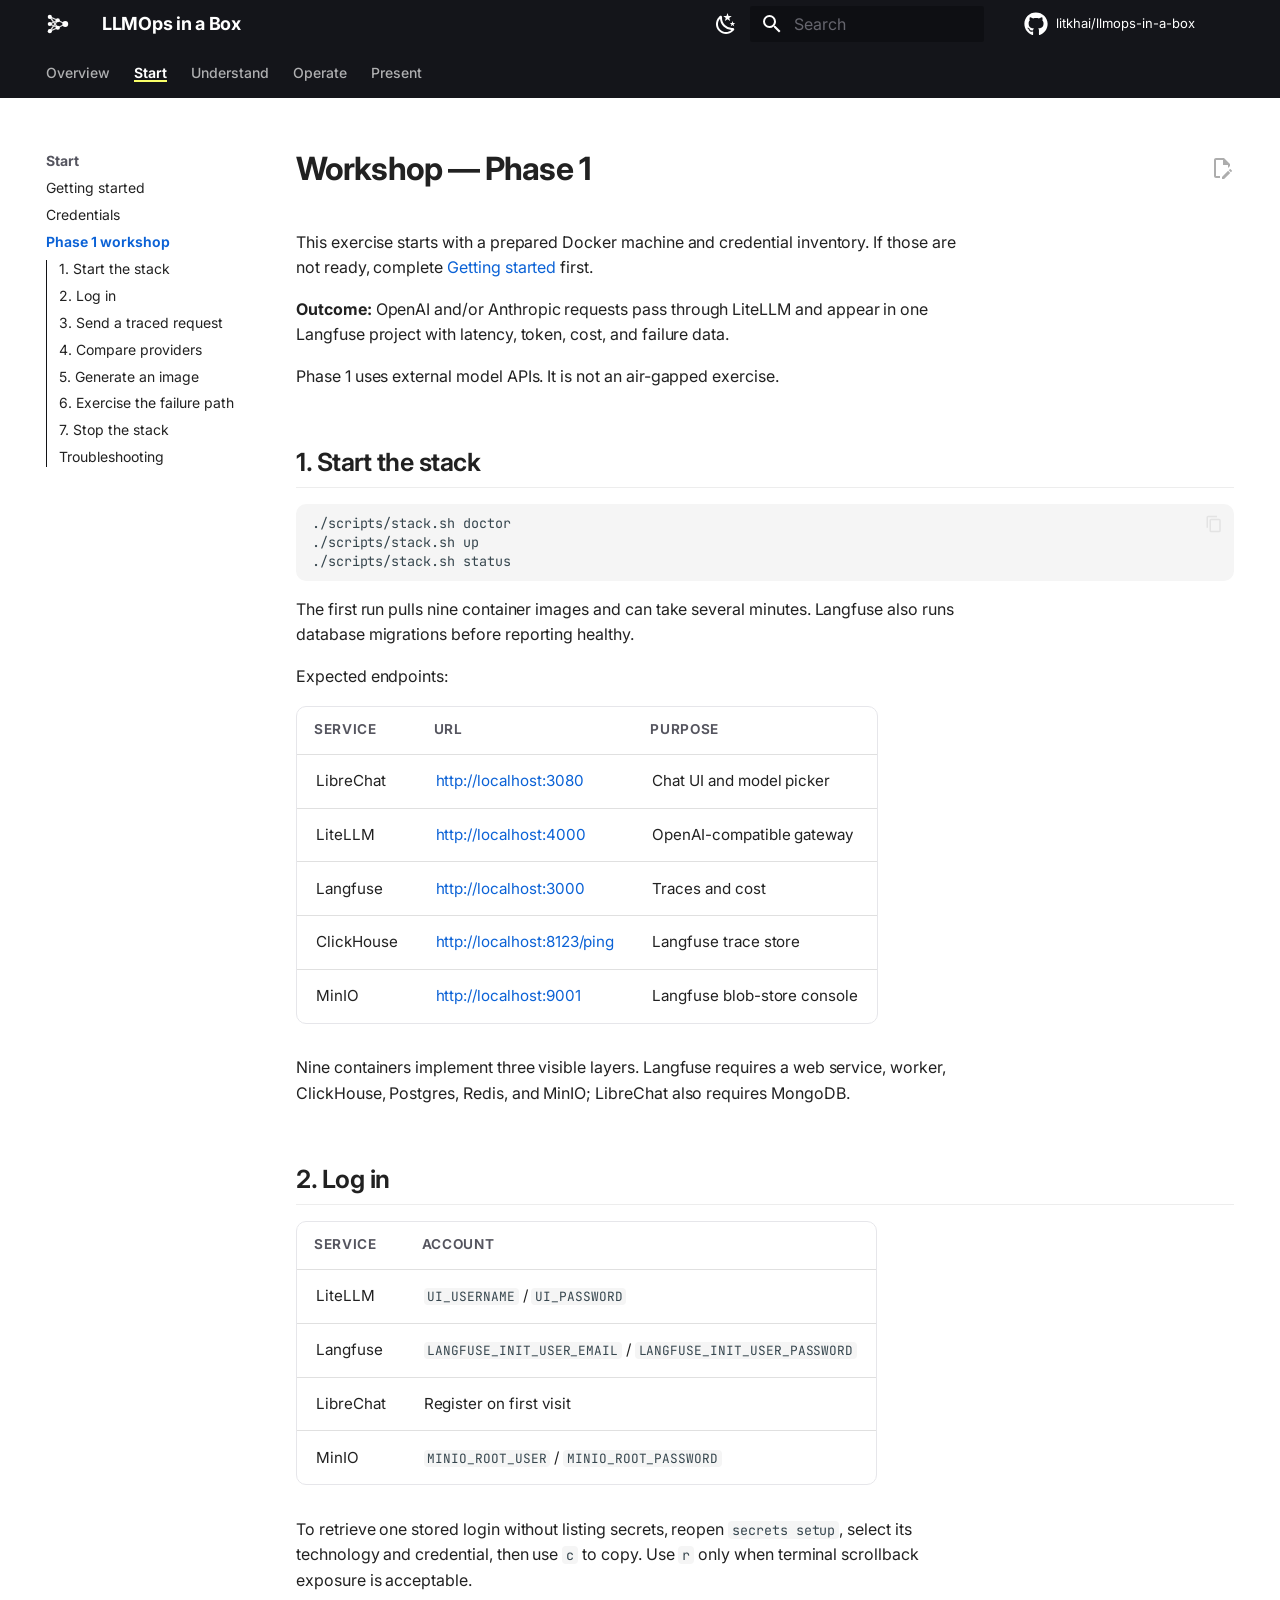
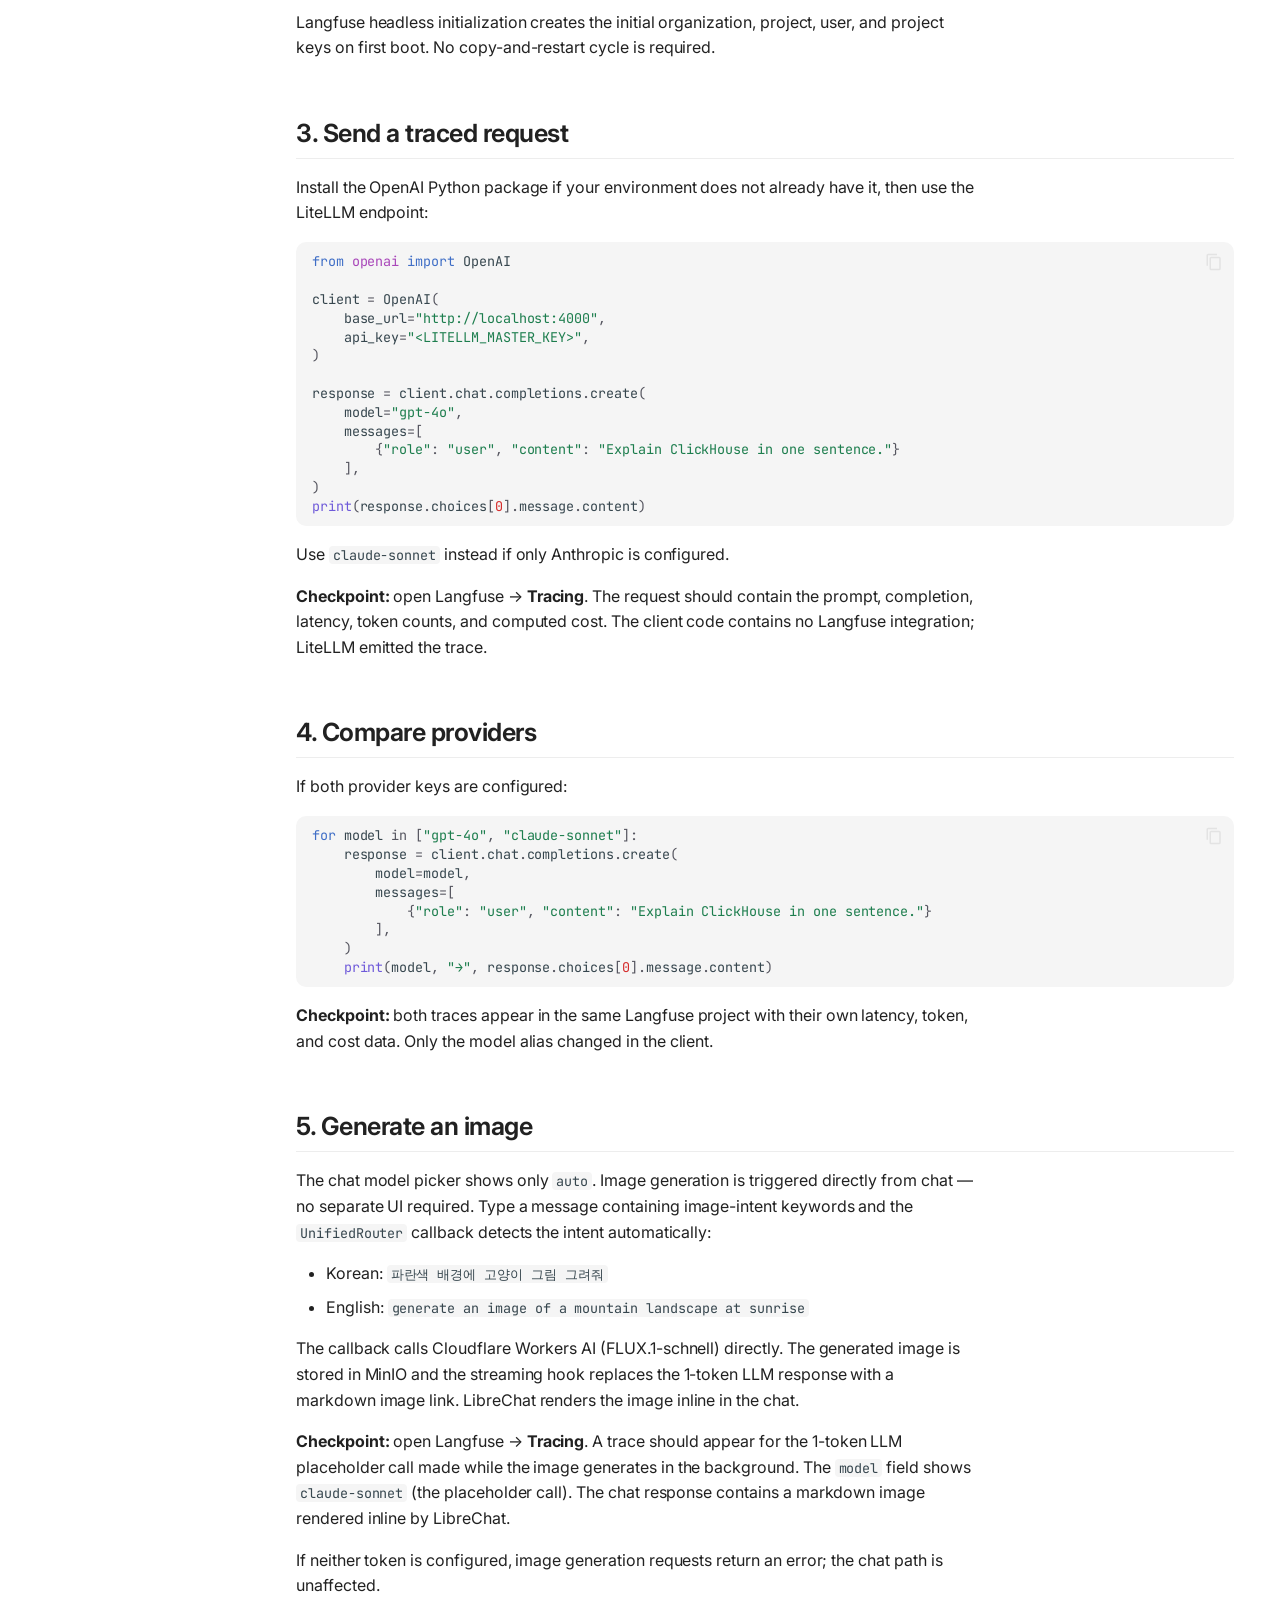
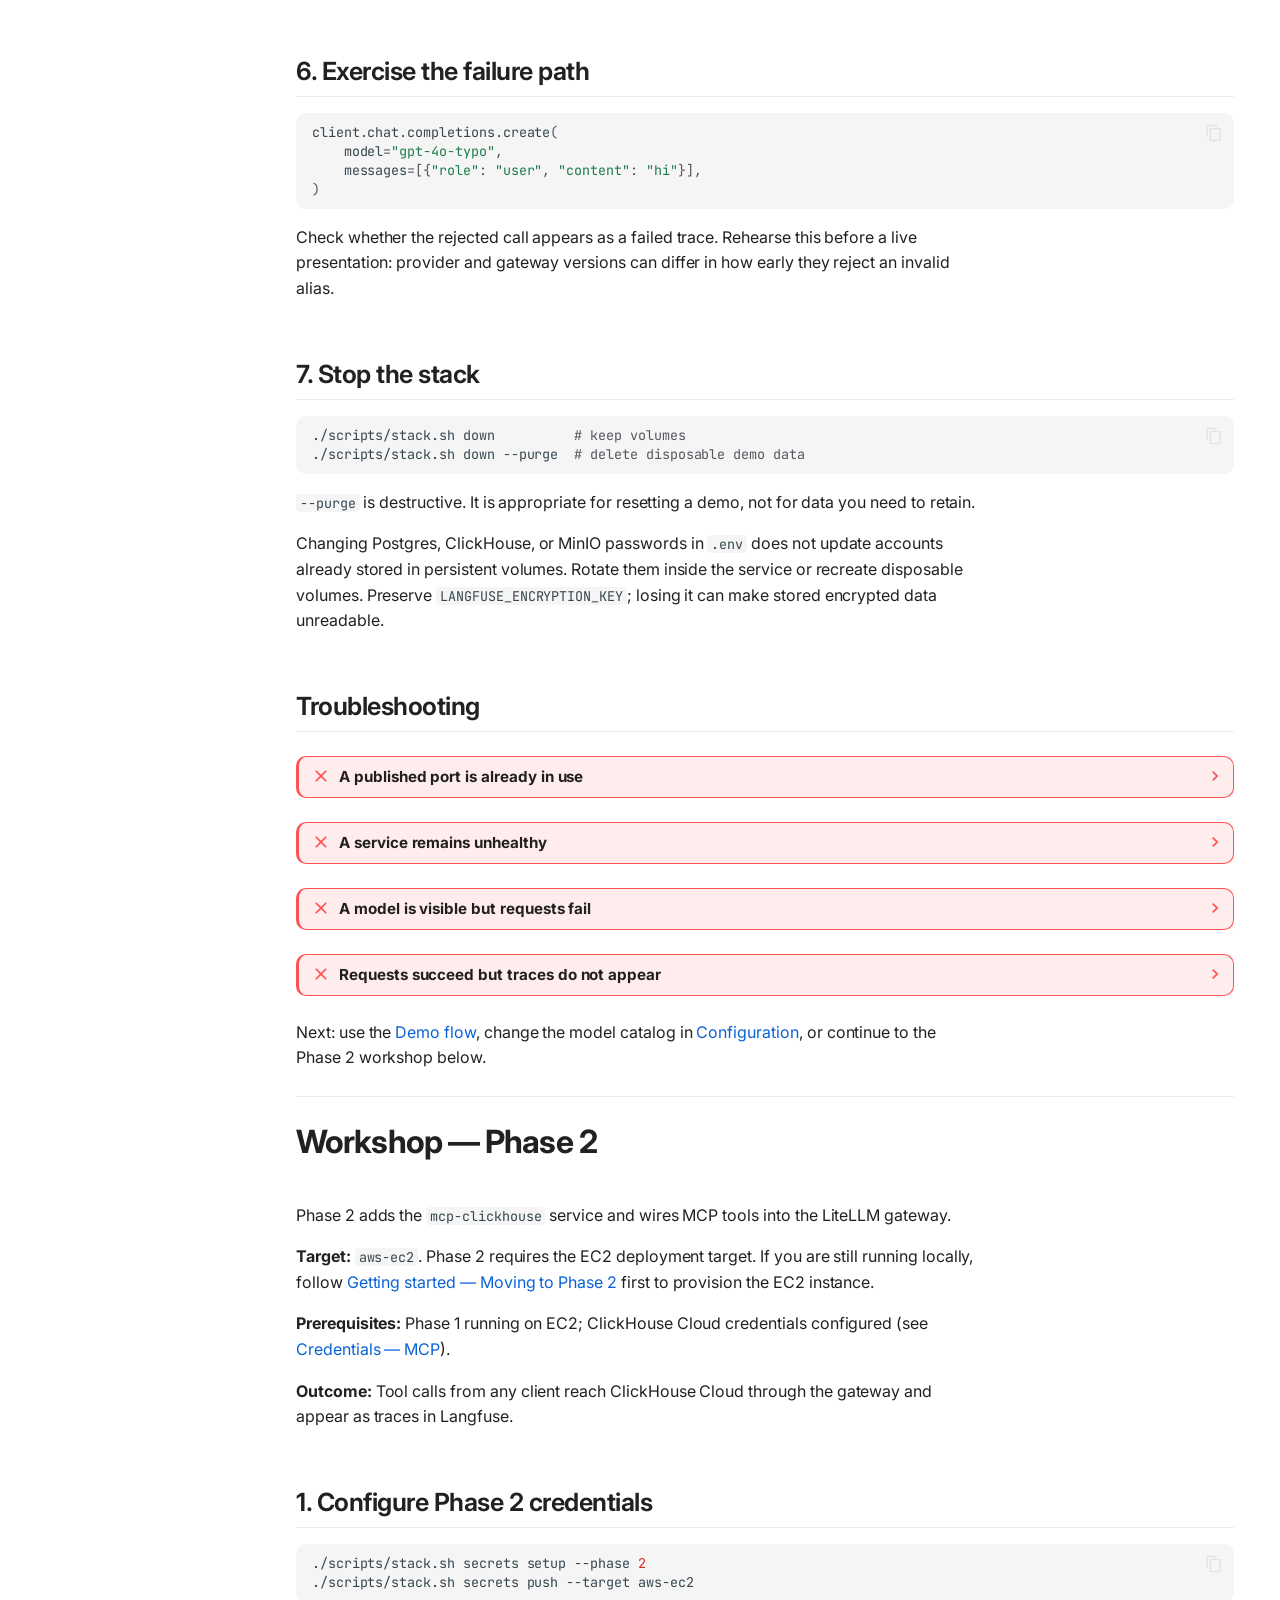
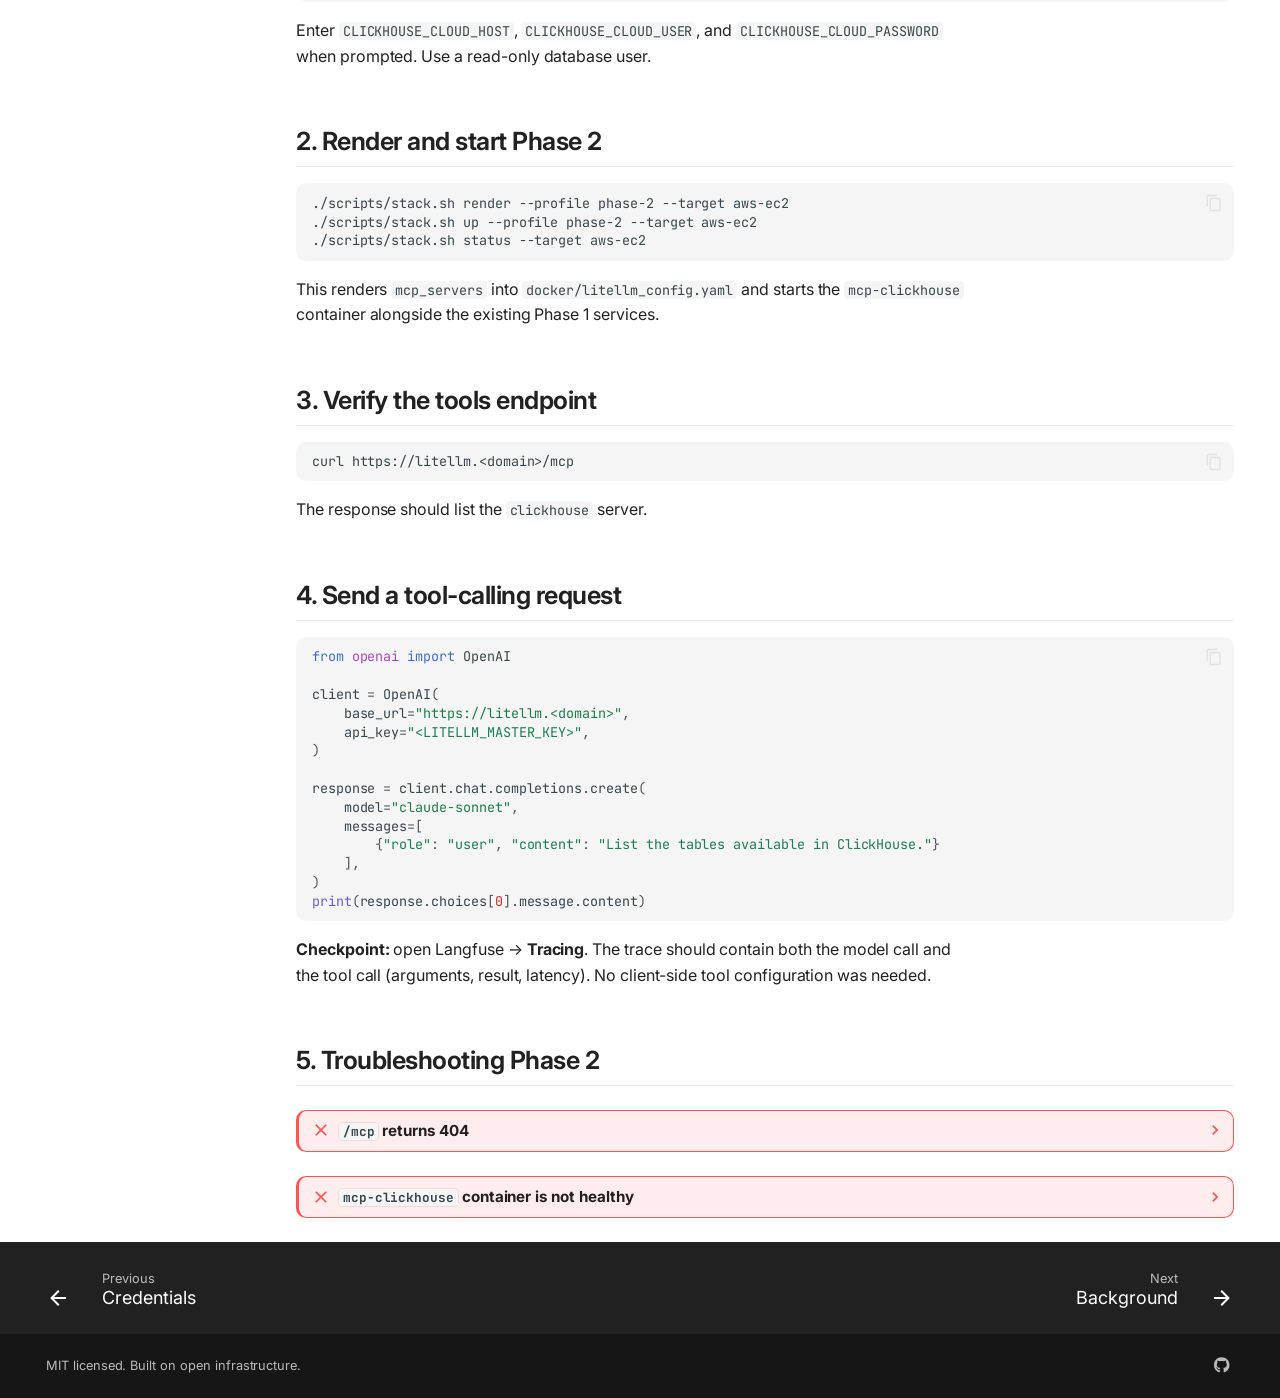
<file: workshop/index.html>
<!doctype html>
<html lang="en" class="no-js">
  <head>
    
      <meta charset="utf-8">
      <meta name="viewport" content="width=device-width,initial-scale=1">
      
        <meta name="description" content="A composable LLMOps reference stack: one gateway for commercial and self-hosted models, full-stack tracing from the first request, and one declarative stack definition.">
      
      
        <meta name="author" content="Kee Hoon Lee">
      
      
        <link rel="canonical" href="https://litkhai.github.io/llmops-in-a-box/workshop/">
      
      
        <link rel="prev" href="../credentials/">
      
      
        <link rel="next" href="../background/">
      
      
      <link rel="icon" href="../assets/favicon.svg">
      <meta name="generator" content="mkdocs-1.6.1, mkdocs-material-9.5.44">
    
    
      
        <title>Phase 1 workshop - LLMOps in a Box</title>
      
    
    
      <link rel="stylesheet" href="../assets/stylesheets/main.0253249f.min.css">
      
        
        <link rel="stylesheet" href="../assets/stylesheets/palette.06af60db.min.css">
      
      


    
    
      
    
    
      
        
        
        <link rel="preconnect" href="https://fonts.gstatic.com" crossorigin>
        <link rel="stylesheet" href="https://fonts.googleapis.com/css?family=Inter:300,300i,400,400i,700,700i%7CJetBrains+Mono:400,400i,700,700i&display=fallback">
        <style>:root{--md-text-font:"Inter";--md-code-font:"JetBrains Mono"}</style>
      
    
    
      <link rel="stylesheet" href="../stylesheets/extra.css">
    
    <script>__md_scope=new URL("..",location),__md_hash=e=>[...e].reduce(((e,_)=>(e<<5)-e+_.charCodeAt(0)),0),__md_get=(e,_=localStorage,t=__md_scope)=>JSON.parse(_.getItem(t.pathname+"."+e)),__md_set=(e,_,t=localStorage,a=__md_scope)=>{try{t.setItem(a.pathname+"."+e,JSON.stringify(_))}catch(e){}}</script>
    
      

    
    
    
  </head>
  
  
    
    
      
    
    
    
    
    <body dir="ltr" data-md-color-scheme="slate" data-md-color-primary="black" data-md-color-accent="yellow">
  
    
    <input class="md-toggle" data-md-toggle="drawer" type="checkbox" id="__drawer" autocomplete="off">
    <input class="md-toggle" data-md-toggle="search" type="checkbox" id="__search" autocomplete="off">
    <label class="md-overlay" for="__drawer"></label>
    <div data-md-component="skip">
      
        
        <a href="#workshop-phase-1" class="md-skip">
          Skip to content
        </a>
      
    </div>
    <div data-md-component="announce">
      
    </div>
    
    
      

  

<header class="md-header md-header--shadow md-header--lifted" data-md-component="header">
  <nav class="md-header__inner md-grid" aria-label="Header">
    <a href=".." title="LLMOps in a Box" class="md-header__button md-logo" aria-label="LLMOps in a Box" data-md-component="logo">
      
  <img src="../assets/logo.svg" alt="logo">

    </a>
    <label class="md-header__button md-icon" for="__drawer">
      
      <svg xmlns="http://www.w3.org/2000/svg" viewBox="0 0 24 24"><path d="M3 6h18v2H3zm0 5h18v2H3zm0 5h18v2H3z"/></svg>
    </label>
    <div class="md-header__title" data-md-component="header-title">
      <div class="md-header__ellipsis">
        <div class="md-header__topic">
          <span class="md-ellipsis">
            LLMOps in a Box
          </span>
        </div>
        <div class="md-header__topic" data-md-component="header-topic">
          <span class="md-ellipsis">
            
              Phase 1 workshop
            
          </span>
        </div>
      </div>
    </div>
    
      
        <form class="md-header__option" data-md-component="palette">
  
    
    
    
    <input class="md-option" data-md-color-media="(prefers-color-scheme: dark)" data-md-color-scheme="slate" data-md-color-primary="black" data-md-color-accent="yellow"  aria-label="Switch to light mode"  type="radio" name="__palette" id="__palette_0">
    
      <label class="md-header__button md-icon" title="Switch to light mode" for="__palette_1" hidden>
        <svg xmlns="http://www.w3.org/2000/svg" viewBox="0 0 24 24"><path d="M12 7a5 5 0 0 1 5 5 5 5 0 0 1-5 5 5 5 0 0 1-5-5 5 5 0 0 1 5-5m0 2a3 3 0 0 0-3 3 3 3 0 0 0 3 3 3 3 0 0 0 3-3 3 3 0 0 0-3-3m0-7 2.39 3.42C13.65 5.15 12.84 5 12 5s-1.65.15-2.39.42zM3.34 7l4.16-.35A7.2 7.2 0 0 0 5.94 8.5c-.44.74-.69 1.5-.83 2.29zm.02 10 1.76-3.77a7.131 7.131 0 0 0 2.38 4.14zM20.65 7l-1.77 3.79a7.02 7.02 0 0 0-2.38-4.15zm-.01 10-4.14.36c.59-.51 1.12-1.14 1.54-1.86.42-.73.69-1.5.83-2.29zM12 22l-2.41-3.44c.74.27 1.55.44 2.41.44.82 0 1.63-.17 2.37-.44z"/></svg>
      </label>
    
  
    
    
    
    <input class="md-option" data-md-color-media="(prefers-color-scheme: light)" data-md-color-scheme="default" data-md-color-primary="black" data-md-color-accent="yellow"  aria-label="Switch to dark mode"  type="radio" name="__palette" id="__palette_1">
    
      <label class="md-header__button md-icon" title="Switch to dark mode" for="__palette_0" hidden>
        <svg xmlns="http://www.w3.org/2000/svg" viewBox="0 0 24 24"><path d="m17.75 4.09-2.53 1.94.91 3.06-2.63-1.81-2.63 1.81.91-3.06-2.53-1.94L12.44 4l1.06-3 1.06 3zm3.5 6.91-1.64 1.25.59 1.98-1.7-1.17-1.7 1.17.59-1.98L15.75 11l2.06-.05L18.5 9l.69 1.95zm-2.28 4.95c.83-.08 1.72 1.1 1.19 1.85-.32.45-.66.87-1.08 1.27C15.17 23 8.84 23 4.94 19.07c-3.91-3.9-3.91-10.24 0-14.14.4-.4.82-.76 1.27-1.08.75-.53 1.93.36 1.85 1.19-.27 2.86.69 5.83 2.89 8.02a9.96 9.96 0 0 0 8.02 2.89m-1.64 2.02a12.08 12.08 0 0 1-7.8-3.47c-2.17-2.19-3.33-5-3.49-7.82-2.81 3.14-2.7 7.96.31 10.98 3.02 3.01 7.84 3.12 10.98.31"/></svg>
      </label>
    
  
</form>
      
    
    
      <script>var palette=__md_get("__palette");if(palette&&palette.color){if("(prefers-color-scheme)"===palette.color.media){var media=matchMedia("(prefers-color-scheme: light)"),input=document.querySelector(media.matches?"[data-md-color-media='(prefers-color-scheme: light)']":"[data-md-color-media='(prefers-color-scheme: dark)']");palette.color.media=input.getAttribute("data-md-color-media"),palette.color.scheme=input.getAttribute("data-md-color-scheme"),palette.color.primary=input.getAttribute("data-md-color-primary"),palette.color.accent=input.getAttribute("data-md-color-accent")}for(var[key,value]of Object.entries(palette.color))document.body.setAttribute("data-md-color-"+key,value)}</script>
    
    
    
      <label class="md-header__button md-icon" for="__search">
        
        <svg xmlns="http://www.w3.org/2000/svg" viewBox="0 0 24 24"><path d="M9.5 3A6.5 6.5 0 0 1 16 9.5c0 1.61-.59 3.09-1.56 4.23l.27.27h.79l5 5-1.5 1.5-5-5v-.79l-.27-.27A6.52 6.52 0 0 1 9.5 16 6.5 6.5 0 0 1 3 9.5 6.5 6.5 0 0 1 9.5 3m0 2C7 5 5 7 5 9.5S7 14 9.5 14 14 12 14 9.5 12 5 9.5 5"/></svg>
      </label>
      <div class="md-search" data-md-component="search" role="dialog">
  <label class="md-search__overlay" for="__search"></label>
  <div class="md-search__inner" role="search">
    <form class="md-search__form" name="search">
      <input type="text" class="md-search__input" name="query" aria-label="Search" placeholder="Search" autocapitalize="off" autocorrect="off" autocomplete="off" spellcheck="false" data-md-component="search-query" required>
      <label class="md-search__icon md-icon" for="__search">
        
        <svg xmlns="http://www.w3.org/2000/svg" viewBox="0 0 24 24"><path d="M9.5 3A6.5 6.5 0 0 1 16 9.5c0 1.61-.59 3.09-1.56 4.23l.27.27h.79l5 5-1.5 1.5-5-5v-.79l-.27-.27A6.52 6.52 0 0 1 9.5 16 6.5 6.5 0 0 1 3 9.5 6.5 6.5 0 0 1 9.5 3m0 2C7 5 5 7 5 9.5S7 14 9.5 14 14 12 14 9.5 12 5 9.5 5"/></svg>
        
        <svg xmlns="http://www.w3.org/2000/svg" viewBox="0 0 24 24"><path d="M20 11v2H8l5.5 5.5-1.42 1.42L4.16 12l7.92-7.92L13.5 5.5 8 11z"/></svg>
      </label>
      <nav class="md-search__options" aria-label="Search">
        
          <a href="javascript:void(0)" class="md-search__icon md-icon" title="Share" aria-label="Share" data-clipboard data-clipboard-text="" data-md-component="search-share" tabindex="-1">
            
            <svg xmlns="http://www.w3.org/2000/svg" viewBox="0 0 24 24"><path d="M18 16.08c-.76 0-1.44.3-1.96.77L8.91 12.7c.05-.23.09-.46.09-.7s-.04-.47-.09-.7l7.05-4.11c.54.5 1.25.81 2.04.81a3 3 0 0 0 3-3 3 3 0 0 0-3-3 3 3 0 0 0-3 3c0 .24.04.47.09.7L8.04 9.81C7.5 9.31 6.79 9 6 9a3 3 0 0 0-3 3 3 3 0 0 0 3 3c.79 0 1.5-.31 2.04-.81l7.12 4.15c-.05.21-.08.43-.08.66 0 1.61 1.31 2.91 2.92 2.91s2.92-1.3 2.92-2.91A2.92 2.92 0 0 0 18 16.08"/></svg>
          </a>
        
        <button type="reset" class="md-search__icon md-icon" title="Clear" aria-label="Clear" tabindex="-1">
          
          <svg xmlns="http://www.w3.org/2000/svg" viewBox="0 0 24 24"><path d="M19 6.41 17.59 5 12 10.59 6.41 5 5 6.41 10.59 12 5 17.59 6.41 19 12 13.41 17.59 19 19 17.59 13.41 12z"/></svg>
        </button>
      </nav>
      
        <div class="md-search__suggest" data-md-component="search-suggest"></div>
      
    </form>
    <div class="md-search__output">
      <div class="md-search__scrollwrap" tabindex="0" data-md-scrollfix>
        <div class="md-search-result" data-md-component="search-result">
          <div class="md-search-result__meta">
            Initializing search
          </div>
          <ol class="md-search-result__list" role="presentation"></ol>
        </div>
      </div>
    </div>
  </div>
</div>
    
    
      <div class="md-header__source">
        <a href="https://github.com/litkhai/llmops-in-a-box" title="Go to repository" class="md-source" data-md-component="source">
  <div class="md-source__icon md-icon">
    
    <svg xmlns="http://www.w3.org/2000/svg" viewBox="0 0 496 512"><!--! Font Awesome Free 6.6.0 by @fontawesome - https://fontawesome.com License - https://fontawesome.com/license/free (Icons: CC BY 4.0, Fonts: SIL OFL 1.1, Code: MIT License) Copyright 2024 Fonticons, Inc.--><path d="M165.9 397.4c0 2-2.3 3.6-5.2 3.6-3.3.3-5.6-1.3-5.6-3.6 0-2 2.3-3.6 5.2-3.6 3-.3 5.6 1.3 5.6 3.6m-31.1-4.5c-.7 2 1.3 4.3 4.3 4.9 2.6 1 5.6 0 6.2-2s-1.3-4.3-4.3-5.2c-2.6-.7-5.5.3-6.2 2.3m44.2-1.7c-2.9.7-4.9 2.6-4.6 4.9.3 2 2.9 3.3 5.9 2.6 2.9-.7 4.9-2.6 4.6-4.6-.3-1.9-3-3.2-5.9-2.9M244.8 8C106.1 8 0 113.3 0 252c0 110.9 69.8 205.8 169.5 239.2 12.8 2.3 17.3-5.6 17.3-12.1 0-6.2-.3-40.4-.3-61.4 0 0-70 15-84.7-29.8 0 0-11.4-29.1-27.8-36.6 0 0-22.9-15.7 1.6-15.4 0 0 24.9 2 38.6 25.8 21.9 38.6 58.6 27.5 72.9 20.9 2.3-16 8.8-27.1 16-33.7-55.9-6.2-112.3-14.3-112.3-110.5 0-27.5 7.6-41.3 23.6-58.9-2.6-6.5-11.1-33.3 2.6-67.9 20.9-6.5 69 27 69 27 20-5.6 41.5-8.5 62.8-8.5s42.8 2.9 62.8 8.5c0 0 48.1-33.6 69-27 13.7 34.7 5.2 61.4 2.6 67.9 16 17.7 25.8 31.5 25.8 58.9 0 96.5-58.9 104.2-114.8 110.5 9.2 7.9 17 22.9 17 46.4 0 33.7-.3 75.4-.3 83.6 0 6.5 4.6 14.4 17.3 12.1C428.2 457.8 496 362.9 496 252 496 113.3 383.5 8 244.8 8M97.2 352.9c-1.3 1-1 3.3.7 5.2 1.6 1.6 3.9 2.3 5.2 1 1.3-1 1-3.3-.7-5.2-1.6-1.6-3.9-2.3-5.2-1m-10.8-8.1c-.7 1.3.3 2.9 2.3 3.9 1.6 1 3.6.7 4.3-.7.7-1.3-.3-2.9-2.3-3.9-2-.6-3.6-.3-4.3.7m32.4 35.6c-1.6 1.3-1 4.3 1.3 6.2 2.3 2.3 5.2 2.6 6.5 1 1.3-1.3.7-4.3-1.3-6.2-2.2-2.3-5.2-2.6-6.5-1m-11.4-14.7c-1.6 1-1.6 3.6 0 5.9s4.3 3.3 5.6 2.3c1.6-1.3 1.6-3.9 0-6.2-1.4-2.3-4-3.3-5.6-2"/></svg>
  </div>
  <div class="md-source__repository">
    litkhai/llmops-in-a-box
  </div>
</a>
      </div>
    
  </nav>
  
    
      
<nav class="md-tabs" aria-label="Tabs" data-md-component="tabs">
  <div class="md-grid">
    <ul class="md-tabs__list">
      
        
  
  
  
    <li class="md-tabs__item">
      <a href=".." class="md-tabs__link">
        
  
    
  
  Overview

      </a>
    </li>
  

      
        
  
  
    
  
  
    
    
      <li class="md-tabs__item md-tabs__item--active">
        <a href="../getting-started/" class="md-tabs__link">
          
  
  Start

        </a>
      </li>
    
  

      
        
  
  
  
    
    
      <li class="md-tabs__item">
        <a href="../background/" class="md-tabs__link">
          
  
  Understand

        </a>
      </li>
    
  

      
        
  
  
  
    
    
      <li class="md-tabs__item">
        <a href="../deployment/" class="md-tabs__link">
          
  
  Operate

        </a>
      </li>
    
  

      
        
  
  
  
    
    
      <li class="md-tabs__item">
        <a href="../demo-flow/" class="md-tabs__link">
          
  
  Present

        </a>
      </li>
    
  

      
    </ul>
  </div>
</nav>
    
  
</header>
    
    <div class="md-container" data-md-component="container">
      
      
        
      
      <main class="md-main" data-md-component="main">
        <div class="md-main__inner md-grid">
          
            
              
              <div class="md-sidebar md-sidebar--primary" data-md-component="sidebar" data-md-type="navigation" >
                <div class="md-sidebar__scrollwrap">
                  <div class="md-sidebar__inner">
                    


  


  

<nav class="md-nav md-nav--primary md-nav--lifted md-nav--integrated" aria-label="Navigation" data-md-level="0">
  <label class="md-nav__title" for="__drawer">
    <a href=".." title="LLMOps in a Box" class="md-nav__button md-logo" aria-label="LLMOps in a Box" data-md-component="logo">
      
  <img src="../assets/logo.svg" alt="logo">

    </a>
    LLMOps in a Box
  </label>
  
    <div class="md-nav__source">
      <a href="https://github.com/litkhai/llmops-in-a-box" title="Go to repository" class="md-source" data-md-component="source">
  <div class="md-source__icon md-icon">
    
    <svg xmlns="http://www.w3.org/2000/svg" viewBox="0 0 496 512"><!--! Font Awesome Free 6.6.0 by @fontawesome - https://fontawesome.com License - https://fontawesome.com/license/free (Icons: CC BY 4.0, Fonts: SIL OFL 1.1, Code: MIT License) Copyright 2024 Fonticons, Inc.--><path d="M165.9 397.4c0 2-2.3 3.6-5.2 3.6-3.3.3-5.6-1.3-5.6-3.6 0-2 2.3-3.6 5.2-3.6 3-.3 5.6 1.3 5.6 3.6m-31.1-4.5c-.7 2 1.3 4.3 4.3 4.9 2.6 1 5.6 0 6.2-2s-1.3-4.3-4.3-5.2c-2.6-.7-5.5.3-6.2 2.3m44.2-1.7c-2.9.7-4.9 2.6-4.6 4.9.3 2 2.9 3.3 5.9 2.6 2.9-.7 4.9-2.6 4.6-4.6-.3-1.9-3-3.2-5.9-2.9M244.8 8C106.1 8 0 113.3 0 252c0 110.9 69.8 205.8 169.5 239.2 12.8 2.3 17.3-5.6 17.3-12.1 0-6.2-.3-40.4-.3-61.4 0 0-70 15-84.7-29.8 0 0-11.4-29.1-27.8-36.6 0 0-22.9-15.7 1.6-15.4 0 0 24.9 2 38.6 25.8 21.9 38.6 58.6 27.5 72.9 20.9 2.3-16 8.8-27.1 16-33.7-55.9-6.2-112.3-14.3-112.3-110.5 0-27.5 7.6-41.3 23.6-58.9-2.6-6.5-11.1-33.3 2.6-67.9 20.9-6.5 69 27 69 27 20-5.6 41.5-8.5 62.8-8.5s42.8 2.9 62.8 8.5c0 0 48.1-33.6 69-27 13.7 34.7 5.2 61.4 2.6 67.9 16 17.7 25.8 31.5 25.8 58.9 0 96.5-58.9 104.2-114.8 110.5 9.2 7.9 17 22.9 17 46.4 0 33.7-.3 75.4-.3 83.6 0 6.5 4.6 14.4 17.3 12.1C428.2 457.8 496 362.9 496 252 496 113.3 383.5 8 244.8 8M97.2 352.9c-1.3 1-1 3.3.7 5.2 1.6 1.6 3.9 2.3 5.2 1 1.3-1 1-3.3-.7-5.2-1.6-1.6-3.9-2.3-5.2-1m-10.8-8.1c-.7 1.3.3 2.9 2.3 3.9 1.6 1 3.6.7 4.3-.7.7-1.3-.3-2.9-2.3-3.9-2-.6-3.6-.3-4.3.7m32.4 35.6c-1.6 1.3-1 4.3 1.3 6.2 2.3 2.3 5.2 2.6 6.5 1 1.3-1.3.7-4.3-1.3-6.2-2.2-2.3-5.2-2.6-6.5-1m-11.4-14.7c-1.6 1-1.6 3.6 0 5.9s4.3 3.3 5.6 2.3c1.6-1.3 1.6-3.9 0-6.2-1.4-2.3-4-3.3-5.6-2"/></svg>
  </div>
  <div class="md-source__repository">
    litkhai/llmops-in-a-box
  </div>
</a>
    </div>
  
  <ul class="md-nav__list" data-md-scrollfix>
    
      
      
  
  
  
  
    <li class="md-nav__item">
      <a href=".." class="md-nav__link">
        
  
  <span class="md-ellipsis">
    Overview
  </span>
  

      </a>
    </li>
  

    
      
      
  
  
    
  
  
  
    
    
    
      
        
        
      
      
    
    
    <li class="md-nav__item md-nav__item--active md-nav__item--section md-nav__item--nested">
      
        
        
        <input class="md-nav__toggle md-toggle " type="checkbox" id="__nav_2" checked>
        
          
          <label class="md-nav__link" for="__nav_2" id="__nav_2_label" tabindex="">
            
  
  <span class="md-ellipsis">
    Start
  </span>
  

            <span class="md-nav__icon md-icon"></span>
          </label>
        
        <nav class="md-nav" data-md-level="1" aria-labelledby="__nav_2_label" aria-expanded="true">
          <label class="md-nav__title" for="__nav_2">
            <span class="md-nav__icon md-icon"></span>
            Start
          </label>
          <ul class="md-nav__list" data-md-scrollfix>
            
              
                
  
  
  
  
    <li class="md-nav__item">
      <a href="../getting-started/" class="md-nav__link">
        
  
  <span class="md-ellipsis">
    Getting started
  </span>
  

      </a>
    </li>
  

              
            
              
                
  
  
  
  
    <li class="md-nav__item">
      <a href="../credentials/" class="md-nav__link">
        
  
  <span class="md-ellipsis">
    Credentials
  </span>
  

      </a>
    </li>
  

              
            
              
                
  
  
    
  
  
  
    <li class="md-nav__item md-nav__item--active">
      
      <input class="md-nav__toggle md-toggle" type="checkbox" id="__toc">
      
      
        
      
      
        <label class="md-nav__link md-nav__link--active" for="__toc">
          
  
  <span class="md-ellipsis">
    Phase 1 workshop
  </span>
  

          <span class="md-nav__icon md-icon"></span>
        </label>
      
      <a href="./" class="md-nav__link md-nav__link--active">
        
  
  <span class="md-ellipsis">
    Phase 1 workshop
  </span>
  

      </a>
      
        

<nav class="md-nav md-nav--secondary" aria-label="Table of contents">
  
  
  
    
  
  
    <label class="md-nav__title" for="__toc">
      <span class="md-nav__icon md-icon"></span>
      Table of contents
    </label>
    <ul class="md-nav__list" data-md-component="toc" data-md-scrollfix>
      
        <li class="md-nav__item">
  <a href="#1-start-the-stack" class="md-nav__link">
    <span class="md-ellipsis">
      1. Start the stack
    </span>
  </a>
  
</li>
      
        <li class="md-nav__item">
  <a href="#2-log-in" class="md-nav__link">
    <span class="md-ellipsis">
      2. Log in
    </span>
  </a>
  
</li>
      
        <li class="md-nav__item">
  <a href="#3-send-a-traced-request" class="md-nav__link">
    <span class="md-ellipsis">
      3. Send a traced request
    </span>
  </a>
  
</li>
      
        <li class="md-nav__item">
  <a href="#4-compare-providers" class="md-nav__link">
    <span class="md-ellipsis">
      4. Compare providers
    </span>
  </a>
  
</li>
      
        <li class="md-nav__item">
  <a href="#5-generate-an-image" class="md-nav__link">
    <span class="md-ellipsis">
      5. Generate an image
    </span>
  </a>
  
</li>
      
        <li class="md-nav__item">
  <a href="#6-exercise-the-failure-path" class="md-nav__link">
    <span class="md-ellipsis">
      6. Exercise the failure path
    </span>
  </a>
  
</li>
      
        <li class="md-nav__item">
  <a href="#7-stop-the-stack" class="md-nav__link">
    <span class="md-ellipsis">
      7. Stop the stack
    </span>
  </a>
  
</li>
      
        <li class="md-nav__item">
  <a href="#troubleshooting" class="md-nav__link">
    <span class="md-ellipsis">
      Troubleshooting
    </span>
  </a>
  
</li>
      
    </ul>
  
</nav>
      
    </li>
  

              
            
          </ul>
        </nav>
      
    </li>
  

    
      
      
  
  
  
  
    
    
    
      
      
    
    
    <li class="md-nav__item md-nav__item--nested">
      
        
        
        <input class="md-nav__toggle md-toggle " type="checkbox" id="__nav_3" >
        
          
          <label class="md-nav__link" for="__nav_3" id="__nav_3_label" tabindex="0">
            
  
  <span class="md-ellipsis">
    Understand
  </span>
  

            <span class="md-nav__icon md-icon"></span>
          </label>
        
        <nav class="md-nav" data-md-level="1" aria-labelledby="__nav_3_label" aria-expanded="false">
          <label class="md-nav__title" for="__nav_3">
            <span class="md-nav__icon md-icon"></span>
            Understand
          </label>
          <ul class="md-nav__list" data-md-scrollfix>
            
              
                
  
  
  
  
    <li class="md-nav__item">
      <a href="../background/" class="md-nav__link">
        
  
  <span class="md-ellipsis">
    Background
  </span>
  

      </a>
    </li>
  

              
            
              
                
  
  
  
  
    <li class="md-nav__item">
      <a href="../phases/" class="md-nav__link">
        
  
  <span class="md-ellipsis">
    Build-out phases
  </span>
  

      </a>
    </li>
  

              
            
              
                
  
  
  
  
    <li class="md-nav__item">
      <a href="../configuration/" class="md-nav__link">
        
  
  <span class="md-ellipsis">
    Configuration
  </span>
  

      </a>
    </li>
  

              
            
          </ul>
        </nav>
      
    </li>
  

    
      
      
  
  
  
  
    
    
    
      
      
    
    
    <li class="md-nav__item md-nav__item--nested">
      
        
        
        <input class="md-nav__toggle md-toggle " type="checkbox" id="__nav_4" >
        
          
          <label class="md-nav__link" for="__nav_4" id="__nav_4_label" tabindex="0">
            
  
  <span class="md-ellipsis">
    Operate
  </span>
  

            <span class="md-nav__icon md-icon"></span>
          </label>
        
        <nav class="md-nav" data-md-level="1" aria-labelledby="__nav_4_label" aria-expanded="false">
          <label class="md-nav__title" for="__nav_4">
            <span class="md-nav__icon md-icon"></span>
            Operate
          </label>
          <ul class="md-nav__list" data-md-scrollfix>
            
              
                
  
  
  
  
    <li class="md-nav__item">
      <a href="../deployment/" class="md-nav__link">
        
  
  <span class="md-ellipsis">
    Deployment targets
  </span>
  

      </a>
    </li>
  

              
            
              
                
  
  
  
  
    <li class="md-nav__item">
      <a href="../troubleshooting/" class="md-nav__link">
        
  
  <span class="md-ellipsis">
    Troubleshooting
  </span>
  

      </a>
    </li>
  

              
            
          </ul>
        </nav>
      
    </li>
  

    
      
      
  
  
  
  
    
    
    
      
      
    
    
    <li class="md-nav__item md-nav__item--nested">
      
        
        
        <input class="md-nav__toggle md-toggle " type="checkbox" id="__nav_5" >
        
          
          <label class="md-nav__link" for="__nav_5" id="__nav_5_label" tabindex="0">
            
  
  <span class="md-ellipsis">
    Present
  </span>
  

            <span class="md-nav__icon md-icon"></span>
          </label>
        
        <nav class="md-nav" data-md-level="1" aria-labelledby="__nav_5_label" aria-expanded="false">
          <label class="md-nav__title" for="__nav_5">
            <span class="md-nav__icon md-icon"></span>
            Present
          </label>
          <ul class="md-nav__list" data-md-scrollfix>
            
              
                
  
  
  
  
    <li class="md-nav__item">
      <a href="../demo-flow/" class="md-nav__link">
        
  
  <span class="md-ellipsis">
    Demo flow
  </span>
  

      </a>
    </li>
  

              
            
          </ul>
        </nav>
      
    </li>
  

    
  </ul>
</nav>
                  </div>
                </div>
              </div>
            
            
          
          
            <div class="md-content" data-md-component="content">
              <article class="md-content__inner md-typeset">
                
                  

  
    <a href="https://github.com/litkhai/llmops-in-a-box/edit/main/docs/workshop.md" title="Edit this page" class="md-content__button md-icon">
      
      <svg xmlns="http://www.w3.org/2000/svg" viewBox="0 0 24 24"><path d="M10 20H6V4h7v5h5v3.1l2-2V8l-6-6H6c-1.1 0-2 .9-2 2v16c0 1.1.9 2 2 2h4zm10.2-7c.1 0 .3.1.4.2l1.3 1.3c.2.2.2.6 0 .8l-1 1-2.1-2.1 1-1c.1-.1.2-.2.4-.2m0 3.9L14.1 23H12v-2.1l6.1-6.1z"/></svg>
    </a>
  
  


<h1 id="workshop-phase-1">Workshop — Phase 1<a class="headerlink" href="#workshop-phase-1" title="Permanent link">&para;</a></h1>
<p>This exercise starts with a prepared Docker machine and credential inventory.
If those are not ready, complete <a href="../getting-started/">Getting started</a> first.</p>
<p><strong>Outcome:</strong> OpenAI and/or Anthropic requests pass through LiteLLM and appear
in one Langfuse project with latency, token, cost, and failure data.</p>
<p>Phase 1 uses external model APIs. It is not an air-gapped exercise.</p>
<h2 id="1-start-the-stack">1. Start the stack<a class="headerlink" href="#1-start-the-stack" title="Permanent link">&para;</a></h2>
<div class="language-bash highlight"><pre><span></span><code><span id="__span-0-1"><a id="__codelineno-0-1" name="__codelineno-0-1" href="#__codelineno-0-1"></a>./scripts/stack.sh<span class="w"> </span>doctor
</span><span id="__span-0-2"><a id="__codelineno-0-2" name="__codelineno-0-2" href="#__codelineno-0-2"></a>./scripts/stack.sh<span class="w"> </span>up
</span><span id="__span-0-3"><a id="__codelineno-0-3" name="__codelineno-0-3" href="#__codelineno-0-3"></a>./scripts/stack.sh<span class="w"> </span>status
</span></code></pre></div>
<p>The first run pulls nine container images and can take several minutes.
Langfuse also runs database migrations before reporting healthy.</p>
<p>Expected endpoints:</p>
<table>
<thead>
<tr>
<th>Service</th>
<th>URL</th>
<th>Purpose</th>
</tr>
</thead>
<tbody>
<tr>
<td>LibreChat</td>
<td><a href="http://localhost:3080">http://localhost:3080</a></td>
<td>Chat UI and model picker</td>
</tr>
<tr>
<td>LiteLLM</td>
<td><a href="http://localhost:4000">http://localhost:4000</a></td>
<td>OpenAI-compatible gateway</td>
</tr>
<tr>
<td>Langfuse</td>
<td><a href="http://localhost:3000">http://localhost:3000</a></td>
<td>Traces and cost</td>
</tr>
<tr>
<td>ClickHouse</td>
<td><a href="http://localhost:8123/ping">http://localhost:8123/ping</a></td>
<td>Langfuse trace store</td>
</tr>
<tr>
<td>MinIO</td>
<td><a href="http://localhost:9001">http://localhost:9001</a></td>
<td>Langfuse blob-store console</td>
</tr>
</tbody>
</table>
<p>Nine containers implement three visible layers. Langfuse requires a web
service, worker, ClickHouse, Postgres, Redis, and MinIO; LibreChat also requires
MongoDB.</p>
<h2 id="2-log-in">2. Log in<a class="headerlink" href="#2-log-in" title="Permanent link">&para;</a></h2>
<table>
<thead>
<tr>
<th>Service</th>
<th>Account</th>
</tr>
</thead>
<tbody>
<tr>
<td>LiteLLM</td>
<td><code>UI_USERNAME</code> / <code>UI_PASSWORD</code></td>
</tr>
<tr>
<td>Langfuse</td>
<td><code>LANGFUSE_INIT_USER_EMAIL</code> / <code>LANGFUSE_INIT_USER_PASSWORD</code></td>
</tr>
<tr>
<td>LibreChat</td>
<td>Register on first visit</td>
</tr>
<tr>
<td>MinIO</td>
<td><code>MINIO_ROOT_USER</code> / <code>MINIO_ROOT_PASSWORD</code></td>
</tr>
</tbody>
</table>
<p>To retrieve one stored login without listing secrets, reopen
<code>secrets setup</code>, select its technology and credential, then use <code>c</code> to copy.
Use <code>r</code> only when terminal scrollback exposure is acceptable.</p>
<p>Langfuse headless initialization creates the initial organization, project,
user, and project keys on first boot. No copy-and-restart cycle is required.</p>
<h2 id="3-send-a-traced-request">3. Send a traced request<a class="headerlink" href="#3-send-a-traced-request" title="Permanent link">&para;</a></h2>
<p>Install the OpenAI Python package if your environment does not already have it,
then use the LiteLLM endpoint:</p>
<div class="language-python highlight"><pre><span></span><code><span id="__span-1-1"><a id="__codelineno-1-1" name="__codelineno-1-1" href="#__codelineno-1-1"></a><span class="kn">from</span><span class="w"> </span><span class="nn">openai</span><span class="w"> </span><span class="kn">import</span> <span class="n">OpenAI</span>
</span><span id="__span-1-2"><a id="__codelineno-1-2" name="__codelineno-1-2" href="#__codelineno-1-2"></a>
</span><span id="__span-1-3"><a id="__codelineno-1-3" name="__codelineno-1-3" href="#__codelineno-1-3"></a><span class="n">client</span> <span class="o">=</span> <span class="n">OpenAI</span><span class="p">(</span>
</span><span id="__span-1-4"><a id="__codelineno-1-4" name="__codelineno-1-4" href="#__codelineno-1-4"></a>    <span class="n">base_url</span><span class="o">=</span><span class="s2">&quot;http://localhost:4000&quot;</span><span class="p">,</span>
</span><span id="__span-1-5"><a id="__codelineno-1-5" name="__codelineno-1-5" href="#__codelineno-1-5"></a>    <span class="n">api_key</span><span class="o">=</span><span class="s2">&quot;&lt;LITELLM_MASTER_KEY&gt;&quot;</span><span class="p">,</span>
</span><span id="__span-1-6"><a id="__codelineno-1-6" name="__codelineno-1-6" href="#__codelineno-1-6"></a><span class="p">)</span>
</span><span id="__span-1-7"><a id="__codelineno-1-7" name="__codelineno-1-7" href="#__codelineno-1-7"></a>
</span><span id="__span-1-8"><a id="__codelineno-1-8" name="__codelineno-1-8" href="#__codelineno-1-8"></a><span class="n">response</span> <span class="o">=</span> <span class="n">client</span><span class="o">.</span><span class="n">chat</span><span class="o">.</span><span class="n">completions</span><span class="o">.</span><span class="n">create</span><span class="p">(</span>
</span><span id="__span-1-9"><a id="__codelineno-1-9" name="__codelineno-1-9" href="#__codelineno-1-9"></a>    <span class="n">model</span><span class="o">=</span><span class="s2">&quot;gpt-4o&quot;</span><span class="p">,</span>
</span><span id="__span-1-10"><a id="__codelineno-1-10" name="__codelineno-1-10" href="#__codelineno-1-10"></a>    <span class="n">messages</span><span class="o">=</span><span class="p">[</span>
</span><span id="__span-1-11"><a id="__codelineno-1-11" name="__codelineno-1-11" href="#__codelineno-1-11"></a>        <span class="p">{</span><span class="s2">&quot;role&quot;</span><span class="p">:</span> <span class="s2">&quot;user&quot;</span><span class="p">,</span> <span class="s2">&quot;content&quot;</span><span class="p">:</span> <span class="s2">&quot;Explain ClickHouse in one sentence.&quot;</span><span class="p">}</span>
</span><span id="__span-1-12"><a id="__codelineno-1-12" name="__codelineno-1-12" href="#__codelineno-1-12"></a>    <span class="p">],</span>
</span><span id="__span-1-13"><a id="__codelineno-1-13" name="__codelineno-1-13" href="#__codelineno-1-13"></a><span class="p">)</span>
</span><span id="__span-1-14"><a id="__codelineno-1-14" name="__codelineno-1-14" href="#__codelineno-1-14"></a><span class="nb">print</span><span class="p">(</span><span class="n">response</span><span class="o">.</span><span class="n">choices</span><span class="p">[</span><span class="mi">0</span><span class="p">]</span><span class="o">.</span><span class="n">message</span><span class="o">.</span><span class="n">content</span><span class="p">)</span>
</span></code></pre></div>
<p>Use <code>claude-sonnet</code> instead if only Anthropic is configured.</p>
<p><strong>Checkpoint:</strong> open Langfuse → <strong>Tracing</strong>. The request should contain the
prompt, completion, latency, token counts, and computed cost. The client code
contains no Langfuse integration; LiteLLM emitted the trace.</p>
<h2 id="4-compare-providers">4. Compare providers<a class="headerlink" href="#4-compare-providers" title="Permanent link">&para;</a></h2>
<p>If both provider keys are configured:</p>
<div class="language-python highlight"><pre><span></span><code><span id="__span-2-1"><a id="__codelineno-2-1" name="__codelineno-2-1" href="#__codelineno-2-1"></a><span class="k">for</span> <span class="n">model</span> <span class="ow">in</span> <span class="p">[</span><span class="s2">&quot;gpt-4o&quot;</span><span class="p">,</span> <span class="s2">&quot;claude-sonnet&quot;</span><span class="p">]:</span>
</span><span id="__span-2-2"><a id="__codelineno-2-2" name="__codelineno-2-2" href="#__codelineno-2-2"></a>    <span class="n">response</span> <span class="o">=</span> <span class="n">client</span><span class="o">.</span><span class="n">chat</span><span class="o">.</span><span class="n">completions</span><span class="o">.</span><span class="n">create</span><span class="p">(</span>
</span><span id="__span-2-3"><a id="__codelineno-2-3" name="__codelineno-2-3" href="#__codelineno-2-3"></a>        <span class="n">model</span><span class="o">=</span><span class="n">model</span><span class="p">,</span>
</span><span id="__span-2-4"><a id="__codelineno-2-4" name="__codelineno-2-4" href="#__codelineno-2-4"></a>        <span class="n">messages</span><span class="o">=</span><span class="p">[</span>
</span><span id="__span-2-5"><a id="__codelineno-2-5" name="__codelineno-2-5" href="#__codelineno-2-5"></a>            <span class="p">{</span><span class="s2">&quot;role&quot;</span><span class="p">:</span> <span class="s2">&quot;user&quot;</span><span class="p">,</span> <span class="s2">&quot;content&quot;</span><span class="p">:</span> <span class="s2">&quot;Explain ClickHouse in one sentence.&quot;</span><span class="p">}</span>
</span><span id="__span-2-6"><a id="__codelineno-2-6" name="__codelineno-2-6" href="#__codelineno-2-6"></a>        <span class="p">],</span>
</span><span id="__span-2-7"><a id="__codelineno-2-7" name="__codelineno-2-7" href="#__codelineno-2-7"></a>    <span class="p">)</span>
</span><span id="__span-2-8"><a id="__codelineno-2-8" name="__codelineno-2-8" href="#__codelineno-2-8"></a>    <span class="nb">print</span><span class="p">(</span><span class="n">model</span><span class="p">,</span> <span class="s2">&quot;→&quot;</span><span class="p">,</span> <span class="n">response</span><span class="o">.</span><span class="n">choices</span><span class="p">[</span><span class="mi">0</span><span class="p">]</span><span class="o">.</span><span class="n">message</span><span class="o">.</span><span class="n">content</span><span class="p">)</span>
</span></code></pre></div>
<p><strong>Checkpoint:</strong> both traces appear in the same Langfuse project with their own
latency, token, and cost data. Only the model alias changed in the client.</p>
<h2 id="5-generate-an-image">5. Generate an image<a class="headerlink" href="#5-generate-an-image" title="Permanent link">&para;</a></h2>
<p>The chat model picker shows only <code>auto</code>. Image generation is triggered directly from chat — no separate UI required. Type a message containing image-intent keywords and the <code>UnifiedRouter</code> callback detects the intent automatically:</p>
<ul>
<li>Korean: <code>파란색 배경에 고양이 그림 그려줘</code></li>
<li>English: <code>generate an image of a mountain landscape at sunrise</code></li>
</ul>
<p>The callback calls Cloudflare Workers AI (FLUX.1-schnell) directly. The generated image is stored in MinIO and the streaming hook replaces the 1-token LLM response with a markdown image link. LibreChat renders the image inline in the chat.</p>
<p><strong>Checkpoint:</strong> open Langfuse → <strong>Tracing</strong>. A trace should appear for the 1-token LLM placeholder call made while the image generates in the background. The <code>model</code> field shows <code>claude-sonnet</code> (the placeholder call). The chat response contains a markdown image rendered inline by LibreChat.</p>
<p>If neither token is configured, image generation requests return an error;
the chat path is unaffected.</p>
<h2 id="6-exercise-the-failure-path">6. Exercise the failure path<a class="headerlink" href="#6-exercise-the-failure-path" title="Permanent link">&para;</a></h2>
<div class="language-python highlight"><pre><span></span><code><span id="__span-3-1"><a id="__codelineno-3-1" name="__codelineno-3-1" href="#__codelineno-3-1"></a><span class="n">client</span><span class="o">.</span><span class="n">chat</span><span class="o">.</span><span class="n">completions</span><span class="o">.</span><span class="n">create</span><span class="p">(</span>
</span><span id="__span-3-2"><a id="__codelineno-3-2" name="__codelineno-3-2" href="#__codelineno-3-2"></a>    <span class="n">model</span><span class="o">=</span><span class="s2">&quot;gpt-4o-typo&quot;</span><span class="p">,</span>
</span><span id="__span-3-3"><a id="__codelineno-3-3" name="__codelineno-3-3" href="#__codelineno-3-3"></a>    <span class="n">messages</span><span class="o">=</span><span class="p">[{</span><span class="s2">&quot;role&quot;</span><span class="p">:</span> <span class="s2">&quot;user&quot;</span><span class="p">,</span> <span class="s2">&quot;content&quot;</span><span class="p">:</span> <span class="s2">&quot;hi&quot;</span><span class="p">}],</span>
</span><span id="__span-3-4"><a id="__codelineno-3-4" name="__codelineno-3-4" href="#__codelineno-3-4"></a><span class="p">)</span>
</span></code></pre></div>
<p>Check whether the rejected call appears as a failed trace. Rehearse this before
a live presentation: provider and gateway versions can differ in how early
they reject an invalid alias.</p>
<h2 id="7-stop-the-stack">7. Stop the stack<a class="headerlink" href="#7-stop-the-stack" title="Permanent link">&para;</a></h2>
<div class="language-bash highlight"><pre><span></span><code><span id="__span-4-1"><a id="__codelineno-4-1" name="__codelineno-4-1" href="#__codelineno-4-1"></a>./scripts/stack.sh<span class="w"> </span>down<span class="w">          </span><span class="c1"># keep volumes</span>
</span><span id="__span-4-2"><a id="__codelineno-4-2" name="__codelineno-4-2" href="#__codelineno-4-2"></a>./scripts/stack.sh<span class="w"> </span>down<span class="w"> </span>--purge<span class="w">  </span><span class="c1"># delete disposable demo data</span>
</span></code></pre></div>
<p><code>--purge</code> is destructive. It is appropriate for resetting a demo, not for
data you need to retain.</p>
<p>Changing Postgres, ClickHouse, or MinIO passwords in <code>.env</code> does not update
accounts already stored in persistent volumes. Rotate them inside the service
or recreate disposable volumes. Preserve <code>LANGFUSE_ENCRYPTION_KEY</code>; losing it
can make stored encrypted data unreadable.</p>
<h2 id="troubleshooting">Troubleshooting<a class="headerlink" href="#troubleshooting" title="Permanent link">&para;</a></h2>
<details class="failure">
<summary>A published port is already in use</summary>
<p>Override it for the process:</p>
<div class="language-bash highlight"><pre><span></span><code><span id="__span-5-1"><a id="__codelineno-5-1" name="__codelineno-5-1" href="#__codelineno-5-1"></a><span class="nv">LANGFUSE_PORT</span><span class="o">=</span><span class="m">3100</span><span class="w"> </span><span class="nv">CLICKHOUSE_HTTP_PORT</span><span class="o">=</span><span class="m">8124</span><span class="w"> </span>./scripts/stack.sh<span class="w"> </span>up
</span></code></pre></div>
</details>
<details class="failure">
<summary>A service remains unhealthy</summary>
<p>First boot may take a minute or two. If it persists:</p>
<div class="language-bash highlight"><pre><span></span><code><span id="__span-6-1"><a id="__codelineno-6-1" name="__codelineno-6-1" href="#__codelineno-6-1"></a>./scripts/stack.sh<span class="w"> </span>logs
</span></code></pre></div>
</details>
<details class="failure">
<summary>A model is visible but requests fail</summary>
<p>Its provider key may be missing or invalid. Run:</p>
<div class="language-bash highlight"><pre><span></span><code><span id="__span-7-1"><a id="__codelineno-7-1" name="__codelineno-7-1" href="#__codelineno-7-1"></a>./scripts/stack.sh<span class="w"> </span>secrets<span class="w"> </span>validate<span class="w"> </span>--phase<span class="w"> </span><span class="m">1</span>
</span><span id="__span-7-2"><a id="__codelineno-7-2" name="__codelineno-7-2" href="#__codelineno-7-2"></a>./scripts/stack.sh<span class="w"> </span>doctor
</span></code></pre></div>
</details>
<details class="failure">
<summary>Requests succeed but traces do not appear</summary>
<p>Confirm the Langfuse public and secret keys are present with <code>doctor</code>, then
run <code>./scripts/stack.sh up</code> again so LiteLLM reloads them.</p>
</details>
<p>Next: use the <a href="../demo-flow/">Demo flow</a>, change the model catalog in
<a href="../configuration/">Configuration</a>, or continue to the Phase 2 workshop below.</p>
<hr />
<h1 id="workshop-phase-2">Workshop — Phase 2<a class="headerlink" href="#workshop-phase-2" title="Permanent link">&para;</a></h1>
<p>Phase 2 adds the <code>mcp-clickhouse</code> service and wires MCP tools into the LiteLLM
gateway.</p>
<p><strong>Target:</strong> <code>aws-ec2</code>. Phase 2 requires the EC2 deployment target. If you are
still running locally, follow
<a href="../getting-started/#moving-to-phase-2">Getting started — Moving to Phase 2</a>
first to provision the EC2 instance.</p>
<p><strong>Prerequisites:</strong> Phase 1 running on EC2; ClickHouse Cloud credentials
configured (see <a href="../credentials/#mcp-clickhouse-cloud">Credentials — MCP</a>).</p>
<p><strong>Outcome:</strong> Tool calls from any client reach ClickHouse Cloud through the
gateway and appear as traces in Langfuse.</p>
<h2 id="1-configure-phase-2-credentials">1. Configure Phase 2 credentials<a class="headerlink" href="#1-configure-phase-2-credentials" title="Permanent link">&para;</a></h2>
<div class="language-bash highlight"><pre><span></span><code><span id="__span-8-1"><a id="__codelineno-8-1" name="__codelineno-8-1" href="#__codelineno-8-1"></a>./scripts/stack.sh<span class="w"> </span>secrets<span class="w"> </span>setup<span class="w"> </span>--phase<span class="w"> </span><span class="m">2</span>
</span><span id="__span-8-2"><a id="__codelineno-8-2" name="__codelineno-8-2" href="#__codelineno-8-2"></a>./scripts/stack.sh<span class="w"> </span>secrets<span class="w"> </span>push<span class="w"> </span>--target<span class="w"> </span>aws-ec2
</span></code></pre></div>
<p>Enter <code>CLICKHOUSE_CLOUD_HOST</code>, <code>CLICKHOUSE_CLOUD_USER</code>, and
<code>CLICKHOUSE_CLOUD_PASSWORD</code> when prompted. Use a read-only database user.</p>
<h2 id="2-render-and-start-phase-2">2. Render and start Phase 2<a class="headerlink" href="#2-render-and-start-phase-2" title="Permanent link">&para;</a></h2>
<div class="language-bash highlight"><pre><span></span><code><span id="__span-9-1"><a id="__codelineno-9-1" name="__codelineno-9-1" href="#__codelineno-9-1"></a>./scripts/stack.sh<span class="w"> </span>render<span class="w"> </span>--profile<span class="w"> </span>phase-2<span class="w"> </span>--target<span class="w"> </span>aws-ec2
</span><span id="__span-9-2"><a id="__codelineno-9-2" name="__codelineno-9-2" href="#__codelineno-9-2"></a>./scripts/stack.sh<span class="w"> </span>up<span class="w"> </span>--profile<span class="w"> </span>phase-2<span class="w"> </span>--target<span class="w"> </span>aws-ec2
</span><span id="__span-9-3"><a id="__codelineno-9-3" name="__codelineno-9-3" href="#__codelineno-9-3"></a>./scripts/stack.sh<span class="w"> </span>status<span class="w"> </span>--target<span class="w"> </span>aws-ec2
</span></code></pre></div>
<p>This renders <code>mcp_servers</code> into <code>docker/litellm_config.yaml</code> and starts the
<code>mcp-clickhouse</code> container alongside the existing Phase 1 services.</p>
<h2 id="3-verify-the-tools-endpoint">3. Verify the tools endpoint<a class="headerlink" href="#3-verify-the-tools-endpoint" title="Permanent link">&para;</a></h2>
<div class="language-bash highlight"><pre><span></span><code><span id="__span-10-1"><a id="__codelineno-10-1" name="__codelineno-10-1" href="#__codelineno-10-1"></a>curl<span class="w"> </span>https://litellm.&lt;domain&gt;/mcp
</span></code></pre></div>
<p>The response should list the <code>clickhouse</code> server.</p>
<h2 id="4-send-a-tool-calling-request">4. Send a tool-calling request<a class="headerlink" href="#4-send-a-tool-calling-request" title="Permanent link">&para;</a></h2>
<div class="language-python highlight"><pre><span></span><code><span id="__span-11-1"><a id="__codelineno-11-1" name="__codelineno-11-1" href="#__codelineno-11-1"></a><span class="kn">from</span><span class="w"> </span><span class="nn">openai</span><span class="w"> </span><span class="kn">import</span> <span class="n">OpenAI</span>
</span><span id="__span-11-2"><a id="__codelineno-11-2" name="__codelineno-11-2" href="#__codelineno-11-2"></a>
</span><span id="__span-11-3"><a id="__codelineno-11-3" name="__codelineno-11-3" href="#__codelineno-11-3"></a><span class="n">client</span> <span class="o">=</span> <span class="n">OpenAI</span><span class="p">(</span>
</span><span id="__span-11-4"><a id="__codelineno-11-4" name="__codelineno-11-4" href="#__codelineno-11-4"></a>    <span class="n">base_url</span><span class="o">=</span><span class="s2">&quot;https://litellm.&lt;domain&gt;&quot;</span><span class="p">,</span>
</span><span id="__span-11-5"><a id="__codelineno-11-5" name="__codelineno-11-5" href="#__codelineno-11-5"></a>    <span class="n">api_key</span><span class="o">=</span><span class="s2">&quot;&lt;LITELLM_MASTER_KEY&gt;&quot;</span><span class="p">,</span>
</span><span id="__span-11-6"><a id="__codelineno-11-6" name="__codelineno-11-6" href="#__codelineno-11-6"></a><span class="p">)</span>
</span><span id="__span-11-7"><a id="__codelineno-11-7" name="__codelineno-11-7" href="#__codelineno-11-7"></a>
</span><span id="__span-11-8"><a id="__codelineno-11-8" name="__codelineno-11-8" href="#__codelineno-11-8"></a><span class="n">response</span> <span class="o">=</span> <span class="n">client</span><span class="o">.</span><span class="n">chat</span><span class="o">.</span><span class="n">completions</span><span class="o">.</span><span class="n">create</span><span class="p">(</span>
</span><span id="__span-11-9"><a id="__codelineno-11-9" name="__codelineno-11-9" href="#__codelineno-11-9"></a>    <span class="n">model</span><span class="o">=</span><span class="s2">&quot;claude-sonnet&quot;</span><span class="p">,</span>
</span><span id="__span-11-10"><a id="__codelineno-11-10" name="__codelineno-11-10" href="#__codelineno-11-10"></a>    <span class="n">messages</span><span class="o">=</span><span class="p">[</span>
</span><span id="__span-11-11"><a id="__codelineno-11-11" name="__codelineno-11-11" href="#__codelineno-11-11"></a>        <span class="p">{</span><span class="s2">&quot;role&quot;</span><span class="p">:</span> <span class="s2">&quot;user&quot;</span><span class="p">,</span> <span class="s2">&quot;content&quot;</span><span class="p">:</span> <span class="s2">&quot;List the tables available in ClickHouse.&quot;</span><span class="p">}</span>
</span><span id="__span-11-12"><a id="__codelineno-11-12" name="__codelineno-11-12" href="#__codelineno-11-12"></a>    <span class="p">],</span>
</span><span id="__span-11-13"><a id="__codelineno-11-13" name="__codelineno-11-13" href="#__codelineno-11-13"></a><span class="p">)</span>
</span><span id="__span-11-14"><a id="__codelineno-11-14" name="__codelineno-11-14" href="#__codelineno-11-14"></a><span class="nb">print</span><span class="p">(</span><span class="n">response</span><span class="o">.</span><span class="n">choices</span><span class="p">[</span><span class="mi">0</span><span class="p">]</span><span class="o">.</span><span class="n">message</span><span class="o">.</span><span class="n">content</span><span class="p">)</span>
</span></code></pre></div>
<p><strong>Checkpoint:</strong> open Langfuse → <strong>Tracing</strong>. The trace should contain both the
model call and the tool call (arguments, result, latency). No client-side
tool configuration was needed.</p>
<h2 id="5-troubleshooting-phase-2">5. Troubleshooting Phase 2<a class="headerlink" href="#5-troubleshooting-phase-2" title="Permanent link">&para;</a></h2>
<details class="failure">
<summary><code>/mcp</code> returns 404</summary>
<p>Render with <code>--profile phase-2</code> and restart LiteLLM. See
<a href="../deployment/#troubleshooting">Deployment troubleshooting</a> for details.</p>
</details>
<details class="failure">
<summary><code>mcp-clickhouse</code> container is not healthy</summary>
<p>Check credentials and transport support. See
<a href="../deployment/#troubleshooting">Deployment troubleshooting</a> for details.</p>
</details>












                
              </article>
            </div>
          
          
  <script>var tabs=__md_get("__tabs");if(Array.isArray(tabs))e:for(var set of document.querySelectorAll(".tabbed-set")){var labels=set.querySelector(".tabbed-labels");for(var tab of tabs)for(var label of labels.getElementsByTagName("label"))if(label.innerText.trim()===tab){var input=document.getElementById(label.htmlFor);input.checked=!0;continue e}}</script>

<script>var target=document.getElementById(location.hash.slice(1));target&&target.name&&(target.checked=target.name.startsWith("__tabbed_"))</script>
        </div>
        
          <button type="button" class="md-top md-icon" data-md-component="top" hidden>
  
  <svg xmlns="http://www.w3.org/2000/svg" viewBox="0 0 24 24"><path d="M13 20h-2V8l-5.5 5.5-1.42-1.42L12 4.16l7.92 7.92-1.42 1.42L13 8z"/></svg>
  Back to top
</button>
        
      </main>
      
        <footer class="md-footer">
  
    
      
      <nav class="md-footer__inner md-grid" aria-label="Footer" >
        
          
          <a href="../credentials/" class="md-footer__link md-footer__link--prev" aria-label="Previous: Credentials">
            <div class="md-footer__button md-icon">
              
              <svg xmlns="http://www.w3.org/2000/svg" viewBox="0 0 24 24"><path d="M20 11v2H8l5.5 5.5-1.42 1.42L4.16 12l7.92-7.92L13.5 5.5 8 11z"/></svg>
            </div>
            <div class="md-footer__title">
              <span class="md-footer__direction">
                Previous
              </span>
              <div class="md-ellipsis">
                Credentials
              </div>
            </div>
          </a>
        
        
          
          <a href="../background/" class="md-footer__link md-footer__link--next" aria-label="Next: Background">
            <div class="md-footer__title">
              <span class="md-footer__direction">
                Next
              </span>
              <div class="md-ellipsis">
                Background
              </div>
            </div>
            <div class="md-footer__button md-icon">
              
              <svg xmlns="http://www.w3.org/2000/svg" viewBox="0 0 24 24"><path d="M4 11v2h12l-5.5 5.5 1.42 1.42L19.84 12l-7.92-7.92L10.5 5.5 16 11z"/></svg>
            </div>
          </a>
        
      </nav>
    
  
  <div class="md-footer-meta md-typeset">
    <div class="md-footer-meta__inner md-grid">
      <div class="md-copyright">
  
    <div class="md-copyright__highlight">
      MIT licensed. Built on open infrastructure.
    </div>
  
  
</div>
      
        <div class="md-social">
  
    
    
    
    
    <a href="https://github.com/litkhai/llmops-in-a-box" target="_blank" rel="noopener" title="Source on GitHub" class="md-social__link">
      <svg xmlns="http://www.w3.org/2000/svg" viewBox="0 0 496 512"><!--! Font Awesome Free 6.6.0 by @fontawesome - https://fontawesome.com License - https://fontawesome.com/license/free (Icons: CC BY 4.0, Fonts: SIL OFL 1.1, Code: MIT License) Copyright 2024 Fonticons, Inc.--><path d="M165.9 397.4c0 2-2.3 3.6-5.2 3.6-3.3.3-5.6-1.3-5.6-3.6 0-2 2.3-3.6 5.2-3.6 3-.3 5.6 1.3 5.6 3.6m-31.1-4.5c-.7 2 1.3 4.3 4.3 4.9 2.6 1 5.6 0 6.2-2s-1.3-4.3-4.3-5.2c-2.6-.7-5.5.3-6.2 2.3m44.2-1.7c-2.9.7-4.9 2.6-4.6 4.9.3 2 2.9 3.3 5.9 2.6 2.9-.7 4.9-2.6 4.6-4.6-.3-1.9-3-3.2-5.9-2.9M244.8 8C106.1 8 0 113.3 0 252c0 110.9 69.8 205.8 169.5 239.2 12.8 2.3 17.3-5.6 17.3-12.1 0-6.2-.3-40.4-.3-61.4 0 0-70 15-84.7-29.8 0 0-11.4-29.1-27.8-36.6 0 0-22.9-15.7 1.6-15.4 0 0 24.9 2 38.6 25.8 21.9 38.6 58.6 27.5 72.9 20.9 2.3-16 8.8-27.1 16-33.7-55.9-6.2-112.3-14.3-112.3-110.5 0-27.5 7.6-41.3 23.6-58.9-2.6-6.5-11.1-33.3 2.6-67.9 20.9-6.5 69 27 69 27 20-5.6 41.5-8.5 62.8-8.5s42.8 2.9 62.8 8.5c0 0 48.1-33.6 69-27 13.7 34.7 5.2 61.4 2.6 67.9 16 17.7 25.8 31.5 25.8 58.9 0 96.5-58.9 104.2-114.8 110.5 9.2 7.9 17 22.9 17 46.4 0 33.7-.3 75.4-.3 83.6 0 6.5 4.6 14.4 17.3 12.1C428.2 457.8 496 362.9 496 252 496 113.3 383.5 8 244.8 8M97.2 352.9c-1.3 1-1 3.3.7 5.2 1.6 1.6 3.9 2.3 5.2 1 1.3-1 1-3.3-.7-5.2-1.6-1.6-3.9-2.3-5.2-1m-10.8-8.1c-.7 1.3.3 2.9 2.3 3.9 1.6 1 3.6.7 4.3-.7.7-1.3-.3-2.9-2.3-3.9-2-.6-3.6-.3-4.3.7m32.4 35.6c-1.6 1.3-1 4.3 1.3 6.2 2.3 2.3 5.2 2.6 6.5 1 1.3-1.3.7-4.3-1.3-6.2-2.2-2.3-5.2-2.6-6.5-1m-11.4-14.7c-1.6 1-1.6 3.6 0 5.9s4.3 3.3 5.6 2.3c1.6-1.3 1.6-3.9 0-6.2-1.4-2.3-4-3.3-5.6-2"/></svg>
    </a>
  
</div>
      
    </div>
  </div>
</footer>
      
    </div>
    <div class="md-dialog" data-md-component="dialog">
      <div class="md-dialog__inner md-typeset"></div>
    </div>
    
      <div class="md-progress" data-md-component="progress" role="progressbar"></div>
    
    
    <script id="__config" type="application/json">{"base": "..", "features": ["navigation.instant", "navigation.instant.progress", "navigation.tabs", "navigation.tabs.sticky", "navigation.tracking", "navigation.top", "navigation.footer", "content.code.copy", "content.code.annotate", "content.tabs.link", "content.action.edit", "content.tooltips", "search.highlight", "search.share", "search.suggest", "toc.follow", "toc.integrate"], "search": "../assets/javascripts/workers/search.6ce7567c.min.js", "translations": {"clipboard.copied": "Copied to clipboard", "clipboard.copy": "Copy to clipboard", "search.result.more.one": "1 more on this page", "search.result.more.other": "# more on this page", "search.result.none": "No matching documents", "search.result.one": "1 matching document", "search.result.other": "# matching documents", "search.result.placeholder": "Type to start searching", "search.result.term.missing": "Missing", "select.version": "Select version"}}</script>
    
    
      <script src="../assets/javascripts/bundle.83f73b43.min.js"></script>
      
    
  </body>
</html>
</file>
<file: stylesheets/extra.css>
/* ══════════════════════════════════════════════════════════════════════════
   LLMOps in a Box — theme
   ══════════════════════════════════════════════════════════════════════════
   Palette is ClickHouse-adjacent: signature yellow on near-black, with a
   blue reserved for links so the yellow stays meaningful (CTAs, accents,
   active state) instead of becoming wallpaper.

   Swap the --ch-* tokens below if you have the official brand values.
   ══════════════════════════════════════════════════════════════════════════ */

:root {
  --ch-yellow:      #faff69;
  --ch-yellow-deep: #e8ee45;
  --ch-yellow-dim:  #b9bf3d;
  --ch-ink:         #131316;
  --ch-ink-soft:    #1c1c21;
  --ch-ink-line:    #2c2c34;
  --ch-blue:        #4c8dff;
  --ch-red:         #ff5a5a;

  --ch-p1: #2ea043;  /* phase 1 — frontier      */
  --ch-p2: #a371f7;  /* phase 2 — MCP tools     */
  --ch-p3: #d4a72c;  /* phase 3 — self-hosted   */
  --ch-p4: #4c8dff;  /* phase 4 — artifact store*/
  --ch-p5: #f778ba;  /* phase 5 — operating recipes. Pink rather than another
                        cool hue: Phase 5 adds no layers, so it should not
                        read as one more infrastructure tier. */

  --md-code-font: "JetBrains Mono", ui-monospace, monospace;
}

/* ── Light scheme ─────────────────────────────────────────────────────── */
[data-md-color-scheme="default"] {
  --md-primary-fg-color:        var(--ch-ink);
  --md-primary-fg-color--light: #35353d;
  --md-primary-fg-color--dark:  #000;
  --md-accent-fg-color:         #8a8f00;
  --md-typeset-a-color:         #0b62d6;
  --md-default-fg-color--light: #55555f;
}

/* ── Dark scheme ──────────────────────────────────────────────────────── */
[data-md-color-scheme="slate"] {
  --md-default-bg-color:         var(--ch-ink);
  --md-default-bg-color--light:  var(--ch-ink-soft);
  --md-default-fg-color:         #e9e9ee;
  --md-default-fg-color--light:  #a8a8b5;
  --md-default-fg-color--lighter:#6e6e7c;

  --md-primary-fg-color:         var(--ch-ink);
  --md-accent-fg-color:          var(--ch-yellow);
  --md-typeset-a-color:          var(--ch-blue);

  --md-code-bg-color:            #17171c;
  --md-code-fg-color:            #dcdce4;

  --md-footer-bg-color:          #0e0e11;
  --md-footer-bg-color--dark:    #0a0a0c;
}

/* ══ Typography ════════════════════════════════════════════════════════ */

.md-typeset {
  font-feature-settings: "kern" 1, "liga" 1, "calt" 1;
  letter-spacing: -0.003em;
}

.md-typeset h1 {
  font-weight: 700;
  letter-spacing: -0.028em;
  color: var(--md-default-fg-color);
}

.md-typeset h2 {
  font-weight: 650;
  letter-spacing: -0.02em;
  margin-top: 2.2em;
  padding-bottom: 0.28em;
  border-bottom: 1px solid var(--md-default-fg-color--lightest);
}

.md-typeset h3 { font-weight: 600; letter-spacing: -0.012em; }

/* Tabular figures so cost/port columns line up */
.md-typeset table code,
.md-typeset td:has(code) { font-variant-numeric: tabular-nums; }

/* ══ Header ════════════════════════════════════════════════════════════ */

.md-header {
  border-bottom: 1px solid transparent;
  box-shadow: none;
  backdrop-filter: blur(12px);
}
[data-md-color-scheme="slate"] .md-header {
  background-color: rgba(19, 19, 22, 0.85);
  border-bottom-color: var(--ch-ink-line);
}
.md-header__title { font-weight: 650; letter-spacing: -0.015em; }

/* Yellow underline on the active top-level tab */
.md-tabs { border-bottom: 1px solid transparent; }
[data-md-color-scheme="slate"] .md-tabs {
  background-color: rgba(19, 19, 22, 0.85);
  border-bottom-color: var(--ch-ink-line);
}
.md-tabs__link { opacity: 0.66; font-weight: 500; transition: opacity 120ms; }
.md-tabs__link:hover { opacity: 1; }
.md-tabs__item--active .md-tabs__link {
  opacity: 1;
  font-weight: 650;
  box-shadow: inset 0 -2px 0 var(--ch-yellow);
}

/* ══ Reading measure ═══════════════════════════════════════════════════
   Hiding the duplicated left nav gave the content box back 242px, taking
   prose from ~736px to 938px — about 111 characters a line, well past the
   60-80 that reads comfortably.

   Capped on text blocks only. Tables, code, Mermaid diagrams and the hero
   keep the full column, because that is where the extra width earns its
   keep; a 6-column table does not want to be 34rem wide. Headings keep it
   too, so their rules still span the section.

   Note root font-size is 125% (20px), so 34rem is 680px, not 544px. */
.md-typeset > p,
.md-typeset > ul,
.md-typeset > ol,
.md-typeset > dl,
.md-typeset > blockquote {
  max-width: 34rem;
}

/* ══ Hero (landing page) ═══════════════════════════════════════════════ */

/* Material's "edit this page" pencil is the first child of the content and is
   floated right. `.hero` sets overflow:hidden, which makes it a block
   formatting context — and a BFC box shrinks to avoid a float instead of
   flowing under it. That is why the hero measured 906px inside a 938px content
   box and its right edge sat exactly 32px (the pencil plus its margin) short
   of every rule and card below it.

   Removing overflow:hidden would fix the width but let the pencil render on
   top of the hero's corner. Dropping the pencil on the hero page instead: an
   "edit this page" affordance on a landing page is noise anyway, and with no
   float there is nothing for the BFC to avoid. Scoped by :has() so every other
   page keeps its edit link. */
.md-content__inner:has(> .hero) > .md-content__button {
  display: none;
}

.hero {
  position: relative;
  /* Horizontal margin is 0, not the -0.8rem it used to be: with the float gone
     the hero fills the content box exactly, which is what lines it up with the
     rules and cards below. A negative margin here would overhang them. */
  margin: -1rem 0 2.6rem;
  padding: 3.2rem 2rem 2.2rem;
  border-radius: 14px;
  overflow: hidden;
  border: 1px solid var(--ch-ink-line);
  background:
    radial-gradient(1100px 380px at 12% -12%, rgba(250, 255, 105, 0.11), transparent 62%),
    radial-gradient(760px 300px at 92% 8%, rgba(76, 141, 255, 0.10), transparent 60%),
    linear-gradient(175deg, #1a1a20 0%, #131316 100%);
}
[data-md-color-scheme="default"] .hero {
  border-color: #e6e6ea;
  background:
    radial-gradient(1000px 340px at 10% -14%, rgba(200, 208, 40, 0.16), transparent 60%),
    radial-gradient(700px 280px at 92% 6%, rgba(76, 141, 255, 0.10), transparent 58%),
    linear-gradient(175deg, #fcfcfd 0%, #f4f4f6 100%);
}

/* hairline of brand yellow across the top */
.hero::before {
  content: "";
  position: absolute; inset: 0 0 auto 0; height: 2px;
  background: linear-gradient(90deg, var(--ch-yellow), rgba(250,255,105,0) 68%);
}

.hero .hero-eyebrow {
  display: inline-block;
  margin: 0 0 0.85rem;
  padding: 0.24rem 0.66rem;
  font-size: 0.66rem;
  font-weight: 650;
  letter-spacing: 0.1em;
  text-transform: uppercase;
  color: var(--ch-yellow-dim);
  border: 1px solid rgba(250, 255, 105, 0.3);
  border-radius: 999px;
  background: rgba(250, 255, 105, 0.06);
}
[data-md-color-scheme="default"] .hero .hero-eyebrow {
  color: #6c7000;
  border-color: rgba(140, 148, 0, 0.32);
  background: rgba(200, 208, 40, 0.1);
}

.hero h1 {
  margin: 0 0 0.5rem;
  font-size: 2.9rem;
  line-height: 1.05;
  font-weight: 750;
  letter-spacing: -0.038em;
}
.hero .hero-sub {
  max-width: 46rem;
  margin: 0 0 0.9rem;
  font-size: 1.06rem;
  line-height: 1.6;
  color: var(--md-default-fg-color--light);
}
.hero .hero-stack {
  font-family: var(--md-code-font);
  font-size: 0.74rem;
  letter-spacing: 0.01em;
  color: var(--md-default-fg-color--lighter);
}
.hero .md-button {
  margin: 1.2rem 0.45rem 0 0;
  border-radius: 8px;
  font-weight: 600;
}
/* Markdown wraps the buttons in a <p>; its trailing margin plus the hero
   padding left a dead band under the CTAs. */
.hero > :last-child { margin-bottom: 0; }
.hero .md-button--primary {
  background: var(--ch-yellow);
  border-color: var(--ch-yellow);
  color: #14140f;
}
.hero .md-button--primary:hover {
  background: var(--ch-yellow-deep);
  border-color: var(--ch-yellow-deep);
  color: #14140f;
}

@media screen and (max-width: 44.9em) {
  .hero { padding: 2.2rem 1.2rem 2rem; }
  .hero h1 { font-size: 2.05rem; }
}

/* ══ Cards ═════════════════════════════════════════════════════════════ */

.md-typeset .grid.cards > ul > li {
  border-radius: 12px;
  border-color: var(--ch-ink-line);
  transition: border-color 140ms, transform 140ms, box-shadow 140ms;
}
[data-md-color-scheme="default"] .md-typeset .grid.cards > ul > li {
  border-color: #e6e6ea;
}
.md-typeset .grid.cards > ul > li:hover {
  transform: translateY(-2px);
  border-color: rgba(250, 255, 105, 0.42);
  box-shadow: 0 8px 26px rgba(0, 0, 0, 0.22);
}
.md-typeset .grid.cards > ul > li > hr { display: none; }
.md-typeset .grid.cards .twemoji,
.md-typeset .grid.cards .md-icon { color: var(--ch-yellow-dim); }

/* ══ Phase badges ══════════════════════════════════════════════════════ */

.phase {
  display: inline-block;
  padding: 0.1rem 0.46rem;
  border-radius: 5px;
  font-family: var(--md-code-font);
  font-size: 0.68rem;
  font-weight: 700;
  line-height: 1.5;
  white-space: nowrap;
}
.phase-1 { background: rgba(46,160,67,.15);  color: var(--ch-p1); border: 1px solid rgba(46,160,67,.4); }
.phase-2 { background: rgba(163,113,247,.15);color: var(--ch-p2); border: 1px solid rgba(163,113,247,.4); }
.phase-3 { background: rgba(212,167,44,.15); color: var(--ch-p3); border: 1px solid rgba(212,167,44,.4); }
.phase-4 { background: rgba(76,141,255,.15); color: var(--ch-p4); border: 1px solid rgba(76,141,255,.4); }
.phase-5 { background: rgba(247,120,186,.15);color: var(--ch-p5); border: 1px solid rgba(247,120,186,.4); }

/* Colour-code the h3 of each phase section on phases.md */
.md-typeset h3[id^="phase-"] { padding-left: 0.62rem; border-left: 3px solid var(--ch-ink-line); }
.md-typeset h3[id^="phase-1"] { border-left-color: var(--ch-p1); }
.md-typeset h3[id^="phase-2"] { border-left-color: var(--ch-p2); }
.md-typeset h3[id^="phase-3"] { border-left-color: var(--ch-p3); }
.md-typeset h3[id^="phase-4"] { border-left-color: var(--ch-p4); }
.md-typeset h3[id^="phase-5"] { border-left-color: var(--ch-p5); }

/* ══ Tables ════════════════════════════════════════════════════════════ */

.md-typeset table:not([class]) {
  border-radius: 10px;
  border: 1px solid var(--ch-ink-line);
  font-size: 0.76rem;
  overflow: hidden;
}
[data-md-color-scheme="default"] .md-typeset table:not([class]) { border-color: #e6e6ea; }
.md-typeset table:not([class]) th {
  font-weight: 650;
  font-size: 0.68rem;
  letter-spacing: 0.05em;
  text-transform: uppercase;
  color: var(--md-default-fg-color--light);
}
[data-md-color-scheme="slate"] .md-typeset table:not([class]) th { background: #1b1b21; }
[data-md-color-scheme="slate"] .md-typeset table:not([class]) tr:hover { background: rgba(255,255,255,.022); }

/* ══ Code ══════════════════════════════════════════════════════════════ */

.md-typeset pre > code { border-radius: 10px; }
.md-typeset .highlight > pre { border-radius: 10px; }
[data-md-color-scheme="slate"] .md-typeset .highlight > pre > code {
  border: 1px solid var(--ch-ink-line);
}
.md-typeset code { border-radius: 4px; font-size: 0.84em; }

/* Console prompts should not be selectable as part of a copy */
.md-typeset .language-console .go { color: var(--md-default-fg-color--light); }

/* ══ Admonitions ═══════════════════════════════════════════════════════ */

.md-typeset .admonition,
.md-typeset details {
  border-radius: 10px;
  border-width: 1px;
  border-left-width: 3px;
  font-size: 0.76rem;
  box-shadow: none;
}

/* ══ Mermaid ═══════════════════════════════════════════════════════════
   Material themes Mermaid through these tokens, so tuning them here keeps
   diagrams consistent with the rest of the page and avoids a custom JS
   init (which would fight Material's own mermaid.initialize call). */

[data-md-color-scheme="slate"] {
  --md-mermaid-font-family:     "Inter", var(--md-text-font-family), sans-serif;
  --md-mermaid-bg-color:        transparent;
  --md-mermaid-node-bg-color:   #21212a;
  --md-mermaid-node-fg-color:   #3a3a46;
  --md-mermaid-label-bg-color:  #21212a;
  --md-mermaid-label-fg-color:  #e9e9ee;
  --md-mermaid-edge-color:      #5d5d6b;
}
[data-md-color-scheme="default"] {
  --md-mermaid-font-family:     "Inter", var(--md-text-font-family), sans-serif;
  --md-mermaid-bg-color:        transparent;
  --md-mermaid-node-bg-color:   #f2f2f5;
  --md-mermaid-node-fg-color:   #d3d3da;
  --md-mermaid-label-bg-color:  #ffffff;
  --md-mermaid-label-fg-color:  #131316;
  --md-mermaid-edge-color:      #8b8b98;
}

/* Mermaid renders edge labels ("Phase 1", "traces: ...") into a foreignObject
   whose colour Material does not map from the tokens above — they came out
   near-unreadable on the dark surface. */
[data-md-color-scheme="slate"] .md-typeset .mermaid .edgeLabel,
[data-md-color-scheme="slate"] .md-typeset .mermaid .edgeLabel span,
[data-md-color-scheme="slate"] .md-typeset .mermaid .edgeLabel p {
  color: #cfcfda !important;
  fill: #cfcfda !important;
  background-color: #1a1a20 !important;
}
[data-md-color-scheme="slate"] .md-typeset .mermaid .edgeLabel rect { fill: #1a1a20 !important; }

.md-typeset .mermaid {
  margin: 1.6rem 0;
  padding: 1.2rem 0.8rem;
  border: 1px solid var(--ch-ink-line);
  border-radius: 12px;
  background: rgba(255, 255, 255, 0.014);
  text-align: center;
}
[data-md-color-scheme="default"] .md-typeset .mermaid {
  border-color: #e6e6ea;
  background: #fbfbfc;
}

/* ══ Nav / TOC ═════════════════════════════════════════════════════════ */

.md-nav__title { font-weight: 650; font-size: 0.7rem; letter-spacing: 0.05em; text-transform: uppercase; }
.md-nav__link--active { font-weight: 650; }
.md-nav__item .md-nav__link--active { color: var(--ch-yellow-dim); }
[data-md-color-scheme="default"] .md-nav__item .md-nav__link--active { color: #0b62d6; }

.md-typeset .headerlink { transition: opacity 120ms; }

/* ══ Footer ════════════════════════════════════════════════════════════ */

.md-footer-meta { font-size: 0.72rem; }

/* ══ Scrollbar (dark only) ═════════════════════════════════════════════ */

[data-md-color-scheme="slate"] * { scrollbar-color: #34343d transparent; scrollbar-width: thin; }
[data-md-color-scheme="slate"] ::-webkit-scrollbar { width: 10px; height: 10px; }
[data-md-color-scheme="slate"] ::-webkit-scrollbar-track { background: transparent; }
[data-md-color-scheme="slate"] ::-webkit-scrollbar-thumb {
  background: #34343d; border-radius: 6px; border: 2px solid var(--ch-ink);
}
[data-md-color-scheme="slate"] ::-webkit-scrollbar-thumb:hover { background: #45454f; }

/* ══ Selection ═════════════════════════════════════════════════════════ */

::selection { background: rgba(250, 255, 105, 0.26); }

/* ══ Reduced motion ════════════════════════════════════════════════════ */

@media (prefers-reduced-motion: reduce) {
  .md-typeset .grid.cards > ul > li:hover { transform: none; }
  * { transition: none !important; }
}
</file>
<file: assets/stylesheets/main.0253249f.min.css>
@charset "UTF-8";html{-webkit-text-size-adjust:none;-moz-text-size-adjust:none;text-size-adjust:none;box-sizing:border-box}*,:after,:before{box-sizing:inherit}@media (prefers-reduced-motion){*,:after,:before{transition:none!important}}body{margin:0}a,button,input,label{-webkit-tap-highlight-color:transparent}a{color:inherit;text-decoration:none}hr{border:0;box-sizing:initial;display:block;height:.05rem;overflow:visible;padding:0}small{font-size:80%}sub,sup{line-height:1em}img{border-style:none}table{border-collapse:initial;border-spacing:0}td,th{font-weight:400;vertical-align:top}button{background:#0000;border:0;font-family:inherit;font-size:inherit;margin:0;padding:0}input{border:0;outline:none}:root{--md-primary-fg-color:#4051b5;--md-primary-fg-color--light:#5d6cc0;--md-primary-fg-color--dark:#303fa1;--md-primary-bg-color:#fff;--md-primary-bg-color--light:#ffffffb3;--md-accent-fg-color:#526cfe;--md-accent-fg-color--transparent:#526cfe1a;--md-accent-bg-color:#fff;--md-accent-bg-color--light:#ffffffb3}[data-md-color-scheme=default]{color-scheme:light}[data-md-color-scheme=default] img[src$="#gh-dark-mode-only"],[data-md-color-scheme=default] img[src$="#only-dark"]{display:none}:root,[data-md-color-scheme=default]{--md-hue:225deg;--md-default-fg-color:#000000de;--md-default-fg-color--light:#0000008a;--md-default-fg-color--lighter:#00000052;--md-default-fg-color--lightest:#00000012;--md-default-bg-color:#fff;--md-default-bg-color--light:#ffffffb3;--md-default-bg-color--lighter:#ffffff4d;--md-default-bg-color--lightest:#ffffff1f;--md-code-fg-color:#36464e;--md-code-bg-color:#f5f5f5;--md-code-hl-color:#4287ff;--md-code-hl-color--light:#4287ff1a;--md-code-hl-number-color:#d52a2a;--md-code-hl-special-color:#db1457;--md-code-hl-function-color:#a846b9;--md-code-hl-constant-color:#6e59d9;--md-code-hl-keyword-color:#3f6ec6;--md-code-hl-string-color:#1c7d4d;--md-code-hl-name-color:var(--md-code-fg-color);--md-code-hl-operator-color:var(--md-default-fg-color--light);--md-code-hl-punctuation-color:var(--md-default-fg-color--light);--md-code-hl-comment-color:var(--md-default-fg-color--light);--md-code-hl-generic-color:var(--md-default-fg-color--light);--md-code-hl-variable-color:var(--md-default-fg-color--light);--md-typeset-color:var(--md-default-fg-color);--md-typeset-a-color:var(--md-primary-fg-color);--md-typeset-del-color:#f5503d26;--md-typeset-ins-color:#0bd57026;--md-typeset-kbd-color:#fafafa;--md-typeset-kbd-accent-color:#fff;--md-typeset-kbd-border-color:#b8b8b8;--md-typeset-mark-color:#ffff0080;--md-typeset-table-color:#0000001f;--md-typeset-table-color--light:rgba(0,0,0,.035);--md-admonition-fg-color:var(--md-default-fg-color);--md-admonition-bg-color:var(--md-default-bg-color);--md-warning-fg-color:#000000de;--md-warning-bg-color:#ff9;--md-footer-fg-color:#fff;--md-footer-fg-color--light:#ffffffb3;--md-footer-fg-color--lighter:#ffffff73;--md-footer-bg-color:#000000de;--md-footer-bg-color--dark:#00000052;--md-shadow-z1:0 0.2rem 0.5rem #0000000d,0 0 0.05rem #0000001a;--md-shadow-z2:0 0.2rem 0.5rem #0000001a,0 0 0.05rem #00000040;--md-shadow-z3:0 0.2rem 0.5rem #0003,0 0 0.05rem #00000059}.md-icon svg{fill:currentcolor;display:block;height:1.2rem;width:1.2rem}body{-webkit-font-smoothing:antialiased;-moz-osx-font-smoothing:grayscale;--md-text-font-family:var(--md-text-font,_),-apple-system,BlinkMacSystemFont,Helvetica,Arial,sans-serif;--md-code-font-family:var(--md-code-font,_),SFMono-Regular,Consolas,Menlo,monospace}aside,body,input{font-feature-settings:"kern","liga";color:var(--md-typeset-color);font-family:var(--md-text-font-family)}code,kbd,pre{font-feature-settings:"kern";font-family:var(--md-code-font-family)}:root{--md-typeset-table-sort-icon:url('data:image/svg+xml;charset=utf-8,<svg xmlns="http://www.w3.org/2000/svg" viewBox="0 0 24 24"><path d="m18 21-4-4h3V7h-3l4-4 4 4h-3v10h3M2 19v-2h10v2M2 13v-2h7v2M2 7V5h4v2z"/></svg>');--md-typeset-table-sort-icon--asc:url('data:image/svg+xml;charset=utf-8,<svg xmlns="http://www.w3.org/2000/svg" viewBox="0 0 24 24"><path d="M19 17h3l-4 4-4-4h3V3h2M2 17h10v2H2M6 5v2H2V5m0 6h7v2H2z"/></svg>');--md-typeset-table-sort-icon--desc:url('data:image/svg+xml;charset=utf-8,<svg xmlns="http://www.w3.org/2000/svg" viewBox="0 0 24 24"><path d="M19 7h3l-4-4-4 4h3v14h2M2 17h10v2H2M6 5v2H2V5m0 6h7v2H2z"/></svg>')}.md-typeset{-webkit-print-color-adjust:exact;color-adjust:exact;font-size:.8rem;line-height:1.6}@media print{.md-typeset{font-size:.68rem}}.md-typeset blockquote,.md-typeset dl,.md-typeset figure,.md-typeset ol,.md-typeset pre,.md-typeset ul{margin-bottom:1em;margin-top:1em}.md-typeset h1{color:var(--md-default-fg-color--light);font-size:2em;line-height:1.3;margin:0 0 1.25em}.md-typeset h1,.md-typeset h2{font-weight:300;letter-spacing:-.01em}.md-typeset h2{font-size:1.5625em;line-height:1.4;margin:1.6em 0 .64em}.md-typeset h3{font-size:1.25em;font-weight:400;letter-spacing:-.01em;line-height:1.5;margin:1.6em 0 .8em}.md-typeset h2+h3{margin-top:.8em}.md-typeset h4{font-weight:700;letter-spacing:-.01em;margin:1em 0}.md-typeset h5,.md-typeset h6{color:var(--md-default-fg-color--light);font-size:.8em;font-weight:700;letter-spacing:-.01em;margin:1.25em 0}.md-typeset h5{text-transform:uppercase}.md-typeset hr{border-bottom:.05rem solid var(--md-default-fg-color--lightest);display:flow-root;margin:1.5em 0}.md-typeset a{color:var(--md-typeset-a-color);word-break:break-word}.md-typeset a,.md-typeset a:before{transition:color 125ms}.md-typeset a:focus,.md-typeset a:hover{color:var(--md-accent-fg-color)}.md-typeset a:focus code,.md-typeset a:hover code{background-color:var(--md-accent-fg-color--transparent)}.md-typeset a code{color:currentcolor;transition:background-color 125ms}.md-typeset a.focus-visible{outline-color:var(--md-accent-fg-color);outline-offset:.2rem}.md-typeset code,.md-typeset kbd,.md-typeset pre{color:var(--md-code-fg-color);direction:ltr;font-variant-ligatures:none}@media print{.md-typeset code,.md-typeset kbd,.md-typeset pre{white-space:pre-wrap}}.md-typeset code{background-color:var(--md-code-bg-color);border-radius:.1rem;-webkit-box-decoration-break:clone;box-decoration-break:clone;font-size:.85em;padding:0 .2941176471em;word-break:break-word}.md-typeset code:not(.focus-visible){-webkit-tap-highlight-color:transparent;outline:none}.md-typeset pre{display:flow-root;line-height:1.4;position:relative}.md-typeset pre>code{-webkit-box-decoration-break:slice;box-decoration-break:slice;box-shadow:none;display:block;margin:0;outline-color:var(--md-accent-fg-color);overflow:auto;padding:.7720588235em 1.1764705882em;scrollbar-color:var(--md-default-fg-color--lighter) #0000;scrollbar-width:thin;touch-action:auto;word-break:normal}.md-typeset pre>code:hover{scrollbar-color:var(--md-accent-fg-color) #0000}.md-typeset pre>code::-webkit-scrollbar{height:.2rem;width:.2rem}.md-typeset pre>code::-webkit-scrollbar-thumb{background-color:var(--md-default-fg-color--lighter)}.md-typeset pre>code::-webkit-scrollbar-thumb:hover{background-color:var(--md-accent-fg-color)}.md-typeset kbd{background-color:var(--md-typeset-kbd-color);border-radius:.1rem;box-shadow:0 .1rem 0 .05rem var(--md-typeset-kbd-border-color),0 .1rem 0 var(--md-typeset-kbd-border-color),0 -.1rem .2rem var(--md-typeset-kbd-accent-color) inset;color:var(--md-default-fg-color);display:inline-block;font-size:.75em;padding:0 .6666666667em;vertical-align:text-top;word-break:break-word}.md-typeset mark{background-color:var(--md-typeset-mark-color);-webkit-box-decoration-break:clone;box-decoration-break:clone;color:inherit;word-break:break-word}.md-typeset abbr{border-bottom:.05rem dotted var(--md-default-fg-color--light);cursor:help;text-decoration:none}.md-typeset small{opacity:.75}[dir=ltr] .md-typeset sub,[dir=ltr] .md-typeset sup{margin-left:.078125em}[dir=rtl] .md-typeset sub,[dir=rtl] .md-typeset sup{margin-right:.078125em}[dir=ltr] .md-typeset blockquote{padding-left:.6rem}[dir=rtl] .md-typeset blockquote{padding-right:.6rem}[dir=ltr] .md-typeset blockquote{border-left:.2rem solid var(--md-default-fg-color--lighter)}[dir=rtl] .md-typeset blockquote{border-right:.2rem solid var(--md-default-fg-color--lighter)}.md-typeset blockquote{color:var(--md-default-fg-color--light);margin-left:0;margin-right:0}.md-typeset ul{list-style-type:disc}.md-typeset ul[type]{list-style-type:revert-layer}[dir=ltr] .md-typeset ol,[dir=ltr] .md-typeset ul{margin-left:.625em}[dir=rtl] .md-typeset ol,[dir=rtl] .md-typeset ul{margin-right:.625em}.md-typeset ol,.md-typeset ul{padding:0}.md-typeset ol:not([hidden]),.md-typeset ul:not([hidden]){display:flow-root}.md-typeset ol ol,.md-typeset ul ol{list-style-type:lower-alpha}.md-typeset ol ol ol,.md-typeset ul ol ol{list-style-type:lower-roman}.md-typeset ol ol ol ol,.md-typeset ul ol ol ol{list-style-type:upper-alpha}.md-typeset ol ol ol ol ol,.md-typeset ul ol ol ol ol{list-style-type:upper-roman}.md-typeset ol[type],.md-typeset ul[type]{list-style-type:revert-layer}[dir=ltr] .md-typeset ol li,[dir=ltr] .md-typeset ul li{margin-left:1.25em}[dir=rtl] .md-typeset ol li,[dir=rtl] .md-typeset ul li{margin-right:1.25em}.md-typeset ol li,.md-typeset ul li{margin-bottom:.5em}.md-typeset ol li blockquote,.md-typeset ol li p,.md-typeset ul li blockquote,.md-typeset ul li p{margin:.5em 0}.md-typeset ol li:last-child,.md-typeset ul li:last-child{margin-bottom:0}[dir=ltr] .md-typeset ol li ol,[dir=ltr] .md-typeset ol li ul,[dir=ltr] .md-typeset ul li ol,[dir=ltr] .md-typeset ul li ul{margin-left:.625em}[dir=rtl] .md-typeset ol li ol,[dir=rtl] .md-typeset ol li ul,[dir=rtl] .md-typeset ul li ol,[dir=rtl] .md-typeset ul li ul{margin-right:.625em}.md-typeset ol li ol,.md-typeset ol li ul,.md-typeset ul li ol,.md-typeset ul li ul{margin-bottom:.5em;margin-top:.5em}[dir=ltr] .md-typeset dd{margin-left:1.875em}[dir=rtl] .md-typeset dd{margin-right:1.875em}.md-typeset dd{margin-bottom:1.5em;margin-top:1em}.md-typeset img,.md-typeset svg,.md-typeset video{height:auto;max-width:100%}.md-typeset img[align=left]{margin:1em 1em 1em 0}.md-typeset img[align=right]{margin:1em 0 1em 1em}.md-typeset img[align]:only-child{margin-top:0}.md-typeset figure{display:flow-root;margin:1em auto;max-width:100%;text-align:center;width:-moz-fit-content;width:fit-content}.md-typeset figure img{display:block;margin:0 auto}.md-typeset figcaption{font-style:italic;margin:1em auto;max-width:24rem}.md-typeset iframe{max-width:100%}.md-typeset table:not([class]){background-color:var(--md-default-bg-color);border:.05rem solid var(--md-typeset-table-color);border-radius:.1rem;display:inline-block;font-size:.64rem;max-width:100%;overflow:auto;touch-action:auto}@media print{.md-typeset table:not([class]){display:table}}.md-typeset table:not([class])+*{margin-top:1.5em}.md-typeset table:not([class]) td>:first-child,.md-typeset table:not([class]) th>:first-child{margin-top:0}.md-typeset table:not([class]) td>:last-child,.md-typeset table:not([class]) th>:last-child{margin-bottom:0}.md-typeset table:not([class]) td:not([align]),.md-typeset table:not([class]) th:not([align]){text-align:left}[dir=rtl] .md-typeset table:not([class]) td:not([align]),[dir=rtl] .md-typeset table:not([class]) th:not([align]){text-align:right}.md-typeset table:not([class]) th{font-weight:700;min-width:5rem;padding:.9375em 1.25em;vertical-align:top}.md-typeset table:not([class]) td{border-top:.05rem solid var(--md-typeset-table-color);padding:.9375em 1.25em;vertical-align:top}.md-typeset table:not([class]) tbody tr{transition:background-color 125ms}.md-typeset table:not([class]) tbody tr:hover{background-color:var(--md-typeset-table-color--light);box-shadow:0 .05rem 0 var(--md-default-bg-color) inset}.md-typeset table:not([class]) a{word-break:normal}.md-typeset table th[role=columnheader]{cursor:pointer}[dir=ltr] .md-typeset table th[role=columnheader]:after{margin-left:.5em}[dir=rtl] .md-typeset table th[role=columnheader]:after{margin-right:.5em}.md-typeset table th[role=columnheader]:after{content:"";display:inline-block;height:1.2em;-webkit-mask-image:var(--md-typeset-table-sort-icon);mask-image:var(--md-typeset-table-sort-icon);-webkit-mask-repeat:no-repeat;mask-repeat:no-repeat;-webkit-mask-size:contain;mask-size:contain;transition:background-color 125ms;vertical-align:text-bottom;width:1.2em}.md-typeset table th[role=columnheader]:hover:after{background-color:var(--md-default-fg-color--lighter)}.md-typeset table th[role=columnheader][aria-sort=ascending]:after{background-color:var(--md-default-fg-color--light);-webkit-mask-image:var(--md-typeset-table-sort-icon--asc);mask-image:var(--md-typeset-table-sort-icon--asc)}.md-typeset table th[role=columnheader][aria-sort=descending]:after{background-color:var(--md-default-fg-color--light);-webkit-mask-image:var(--md-typeset-table-sort-icon--desc);mask-image:var(--md-typeset-table-sort-icon--desc)}.md-typeset__scrollwrap{margin:1em -.8rem;overflow-x:auto;touch-action:auto}.md-typeset__table{display:inline-block;margin-bottom:.5em;padding:0 .8rem}@media print{.md-typeset__table{display:block}}html .md-typeset__table table{display:table;margin:0;overflow:hidden;width:100%}@media screen and (max-width:44.984375em){.md-content__inner>pre{margin:1em -.8rem}.md-content__inner>pre code{border-radius:0}}.md-typeset .md-author{border-radius:100%;display:block;flex-shrink:0;height:1.6rem;overflow:hidden;position:relative;transition:color 125ms,transform 125ms;width:1.6rem}.md-typeset .md-author img{display:block}.md-typeset .md-author--more{background:var(--md-default-fg-color--lightest);color:var(--md-default-fg-color--lighter);font-size:.6rem;font-weight:700;line-height:1.6rem;text-align:center}.md-typeset .md-author--long{height:2.4rem;width:2.4rem}.md-typeset a.md-author{transform:scale(1)}.md-typeset a.md-author img{border-radius:100%;filter:grayscale(100%) opacity(75%);transition:filter 125ms}.md-typeset a.md-author:focus,.md-typeset a.md-author:hover{transform:scale(1.1);z-index:1}.md-typeset a.md-author:focus img,.md-typeset a.md-author:hover img{filter:grayscale(0)}.md-banner{background-color:var(--md-footer-bg-color);color:var(--md-footer-fg-color);overflow:auto}@media print{.md-banner{display:none}}.md-banner--warning{background-color:var(--md-warning-bg-color);color:var(--md-warning-fg-color)}.md-banner__inner{font-size:.7rem;margin:.6rem auto;padding:0 .8rem}[dir=ltr] .md-banner__button{float:right}[dir=rtl] .md-banner__button{float:left}.md-banner__button{color:inherit;cursor:pointer;transition:opacity .25s}.no-js .md-banner__button{display:none}.md-banner__button:hover{opacity:.7}html{font-size:125%;height:100%;overflow-x:hidden}@media screen and (min-width:100em){html{font-size:137.5%}}@media screen and (min-width:125em){html{font-size:150%}}body{background-color:var(--md-default-bg-color);display:flex;flex-direction:column;font-size:.5rem;min-height:100%;position:relative;width:100%}@media print{body{display:block}}@media screen and (max-width:59.984375em){body[data-md-scrolllock]{position:fixed}}.md-grid{margin-left:auto;margin-right:auto;max-width:61rem}.md-container{display:flex;flex-direction:column;flex-grow:1}@media print{.md-container{display:block}}.md-main{flex-grow:1}.md-main__inner{display:flex;height:100%;margin-top:1.5rem}.md-ellipsis{overflow:hidden;text-overflow:ellipsis}.md-toggle{display:none}.md-option{height:0;opacity:0;position:absolute;width:0}.md-option:checked+label:not([hidden]){display:block}.md-option.focus-visible+label{outline-color:var(--md-accent-fg-color);outline-style:auto}.md-skip{background-color:var(--md-default-fg-color);border-radius:.1rem;color:var(--md-default-bg-color);font-size:.64rem;margin:.5rem;opacity:0;outline-color:var(--md-accent-fg-color);padding:.3rem .5rem;position:fixed;transform:translateY(.4rem);z-index:-1}.md-skip:focus{opacity:1;transform:translateY(0);transition:transform .25s cubic-bezier(.4,0,.2,1),opacity 175ms 75ms;z-index:10}@page{margin:25mm}:root{--md-clipboard-icon:url('data:image/svg+xml;charset=utf-8,<svg xmlns="http://www.w3.org/2000/svg" viewBox="0 0 24 24"><path d="M19 21H8V7h11m0-2H8a2 2 0 0 0-2 2v14a2 2 0 0 0 2 2h11a2 2 0 0 0 2-2V7a2 2 0 0 0-2-2m-3-4H4a2 2 0 0 0-2 2v14h2V3h12z"/></svg>')}.md-clipboard{border-radius:.1rem;color:var(--md-default-fg-color--lightest);cursor:pointer;height:1.5em;outline-color:var(--md-accent-fg-color);outline-offset:.1rem;position:absolute;right:.5em;top:.5em;transition:color .25s;width:1.5em;z-index:1}@media print{.md-clipboard{display:none}}.md-clipboard:not(.focus-visible){-webkit-tap-highlight-color:transparent;outline:none}:hover>.md-clipboard{color:var(--md-default-fg-color--light)}.md-clipboard:focus,.md-clipboard:hover{color:var(--md-accent-fg-color)}.md-clipboard:after{background-color:currentcolor;content:"";display:block;height:1.125em;margin:0 auto;-webkit-mask-image:var(--md-clipboard-icon);mask-image:var(--md-clipboard-icon);-webkit-mask-position:center;mask-position:center;-webkit-mask-repeat:no-repeat;mask-repeat:no-repeat;-webkit-mask-size:contain;mask-size:contain;width:1.125em}.md-clipboard--inline{cursor:pointer}.md-clipboard--inline code{transition:color .25s,background-color .25s}.md-clipboard--inline:focus code,.md-clipboard--inline:hover code{background-color:var(--md-accent-fg-color--transparent);color:var(--md-accent-fg-color)}.md-typeset .md-code__content{display:grid}@keyframes consent{0%{opacity:0;transform:translateY(100%)}to{opacity:1;transform:translateY(0)}}@keyframes overlay{0%{opacity:0}to{opacity:1}}.md-consent__overlay{animation:overlay .25s both;-webkit-backdrop-filter:blur(.1rem);backdrop-filter:blur(.1rem);background-color:#0000008a;height:100%;opacity:1;position:fixed;top:0;width:100%;z-index:5}.md-consent__inner{animation:consent .5s cubic-bezier(.1,.7,.1,1) both;background-color:var(--md-default-bg-color);border:0;border-radius:.1rem;bottom:0;box-shadow:0 0 .2rem #0000001a,0 .2rem .4rem #0003;max-height:100%;overflow:auto;padding:0;position:fixed;width:100%;z-index:5}.md-consent__form{padding:.8rem}.md-consent__settings{display:none;margin:1em 0}input:checked+.md-consent__settings{display:block}.md-consent__controls{margin-bottom:.8rem}.md-typeset .md-consent__controls .md-button{display:inline}@media screen and (max-width:44.984375em){.md-typeset .md-consent__controls .md-button{display:block;margin-top:.4rem;text-align:center;width:100%}}.md-consent label{cursor:pointer}.md-content{flex-grow:1;min-width:0}.md-content__inner{margin:0 .8rem 1.2rem;padding-top:.6rem}@media screen and (min-width:76.25em){[dir=ltr] .md-sidebar--primary:not([hidden])~.md-content>.md-content__inner{margin-left:1.2rem}[dir=ltr] .md-sidebar--secondary:not([hidden])~.md-content>.md-content__inner,[dir=rtl] .md-sidebar--primary:not([hidden])~.md-content>.md-content__inner{margin-right:1.2rem}[dir=rtl] .md-sidebar--secondary:not([hidden])~.md-content>.md-content__inner{margin-left:1.2rem}}.md-content__inner:before{content:"";display:block;height:.4rem}.md-content__inner>:last-child{margin-bottom:0}[dir=ltr] .md-content__button{float:right}[dir=rtl] .md-content__button{float:left}[dir=ltr] .md-content__button{margin-left:.4rem}[dir=rtl] .md-content__button{margin-right:.4rem}.md-content__button{margin:.4rem 0;padding:0}@media print{.md-content__button{display:none}}.md-typeset .md-content__button{color:var(--md-default-fg-color--lighter)}.md-content__button svg{display:inline;vertical-align:top}[dir=rtl] .md-content__button svg{transform:scaleX(-1)}[dir=ltr] .md-dialog{right:.8rem}[dir=rtl] .md-dialog{left:.8rem}.md-dialog{background-color:var(--md-default-fg-color);border-radius:.1rem;bottom:.8rem;box-shadow:var(--md-shadow-z3);min-width:11.1rem;opacity:0;padding:.4rem .6rem;pointer-events:none;position:fixed;transform:translateY(100%);transition:transform 0ms .4s,opacity .4s;z-index:4}@media print{.md-dialog{display:none}}.md-dialog--active{opacity:1;pointer-events:auto;transform:translateY(0);transition:transform .4s cubic-bezier(.075,.85,.175,1),opacity .4s}.md-dialog__inner{color:var(--md-default-bg-color);font-size:.7rem}.md-feedback{margin:2em 0 1em;text-align:center}.md-feedback fieldset{border:none;margin:0;padding:0}.md-feedback__title{font-weight:700;margin:1em auto}.md-feedback__inner{position:relative}.md-feedback__list{display:flex;flex-wrap:wrap;place-content:baseline center;position:relative}.md-feedback__list:hover .md-icon:not(:disabled){color:var(--md-default-fg-color--lighter)}:disabled .md-feedback__list{min-height:1.8rem}.md-feedback__icon{color:var(--md-default-fg-color--light);cursor:pointer;flex-shrink:0;margin:0 .1rem;transition:color 125ms}.md-feedback__icon:not(:disabled).md-icon:hover{color:var(--md-accent-fg-color)}.md-feedback__icon:disabled{color:var(--md-default-fg-color--lightest);pointer-events:none}.md-feedback__note{opacity:0;position:relative;transform:translateY(.4rem);transition:transform .4s cubic-bezier(.1,.7,.1,1),opacity .15s}.md-feedback__note>*{margin:0 auto;max-width:16rem}:disabled .md-feedback__note{opacity:1;transform:translateY(0)}@media print{.md-feedback{display:none}}.md-footer{background-color:var(--md-footer-bg-color);color:var(--md-footer-fg-color)}@media print{.md-footer{display:none}}.md-footer__inner{justify-content:space-between;overflow:auto;padding:.2rem}.md-footer__inner:not([hidden]){display:flex}.md-footer__link{align-items:end;display:flex;flex-grow:0.01;margin-bottom:.4rem;margin-top:1rem;max-width:100%;outline-color:var(--md-accent-fg-color);overflow:hidden;transition:opacity .25s}.md-footer__link:focus,.md-footer__link:hover{opacity:.7}[dir=rtl] .md-footer__link svg{transform:scaleX(-1)}@media screen and (max-width:44.984375em){.md-footer__link--prev{flex-shrink:0}.md-footer__link--prev .md-footer__title{display:none}}[dir=ltr] .md-footer__link--next{margin-left:auto}[dir=rtl] .md-footer__link--next{margin-right:auto}.md-footer__link--next{text-align:right}[dir=rtl] .md-footer__link--next{text-align:left}.md-footer__title{flex-grow:1;font-size:.9rem;margin-bottom:.7rem;max-width:calc(100% - 2.4rem);padding:0 1rem;white-space:nowrap}.md-footer__button{margin:.2rem;padding:.4rem}.md-footer__direction{font-size:.64rem;opacity:.7}.md-footer-meta{background-color:var(--md-footer-bg-color--dark)}.md-footer-meta__inner{display:flex;flex-wrap:wrap;justify-content:space-between;padding:.2rem}html .md-footer-meta.md-typeset a{color:var(--md-footer-fg-color--light)}html .md-footer-meta.md-typeset a:focus,html .md-footer-meta.md-typeset a:hover{color:var(--md-footer-fg-color)}.md-copyright{color:var(--md-footer-fg-color--lighter);font-size:.64rem;margin:auto .6rem;padding:.4rem 0;width:100%}@media screen and (min-width:45em){.md-copyright{width:auto}}.md-copyright__highlight{color:var(--md-footer-fg-color--light)}.md-social{display:inline-flex;gap:.2rem;margin:0 .4rem;padding:.2rem 0 .6rem}@media screen and (min-width:45em){.md-social{padding:.6rem 0}}.md-social__link{display:inline-block;height:1.6rem;text-align:center;width:1.6rem}.md-social__link:before{line-height:1.9}.md-social__link svg{fill:currentcolor;max-height:.8rem;vertical-align:-25%}.md-typeset .md-button{border:.1rem solid;border-radius:.1rem;color:var(--md-primary-fg-color);cursor:pointer;display:inline-block;font-weight:700;padding:.625em 2em;transition:color 125ms,background-color 125ms,border-color 125ms}.md-typeset .md-button--primary{background-color:var(--md-primary-fg-color);border-color:var(--md-primary-fg-color);color:var(--md-primary-bg-color)}.md-typeset .md-button:focus,.md-typeset .md-button:hover{background-color:var(--md-accent-fg-color);border-color:var(--md-accent-fg-color);color:var(--md-accent-bg-color)}[dir=ltr] .md-typeset .md-input{border-top-left-radius:.1rem}[dir=ltr] .md-typeset .md-input,[dir=rtl] .md-typeset .md-input{border-top-right-radius:.1rem}[dir=rtl] .md-typeset .md-input{border-top-left-radius:.1rem}.md-typeset .md-input{border-bottom:.1rem solid var(--md-default-fg-color--lighter);box-shadow:var(--md-shadow-z1);font-size:.8rem;height:1.8rem;padding:0 .6rem;transition:border .25s,box-shadow .25s}.md-typeset .md-input:focus,.md-typeset .md-input:hover{border-bottom-color:var(--md-accent-fg-color);box-shadow:var(--md-shadow-z2)}.md-typeset .md-input--stretch{width:100%}.md-header{background-color:var(--md-primary-fg-color);box-shadow:0 0 .2rem #0000,0 .2rem .4rem #0000;color:var(--md-primary-bg-color);display:block;left:0;position:sticky;right:0;top:0;z-index:4}@media print{.md-header{display:none}}.md-header[hidden]{transform:translateY(-100%);transition:transform .25s cubic-bezier(.8,0,.6,1),box-shadow .25s}.md-header--shadow{box-shadow:0 0 .2rem #0000001a,0 .2rem .4rem #0003;transition:transform .25s cubic-bezier(.1,.7,.1,1),box-shadow .25s}.md-header__inner{align-items:center;display:flex;padding:0 .2rem}.md-header__button{color:currentcolor;cursor:pointer;margin:.2rem;outline-color:var(--md-accent-fg-color);padding:.4rem;position:relative;transition:opacity .25s;vertical-align:middle;z-index:1}.md-header__button:hover{opacity:.7}.md-header__button:not([hidden]){display:inline-block}.md-header__button:not(.focus-visible){-webkit-tap-highlight-color:transparent;outline:none}.md-header__button.md-logo{margin:.2rem;padding:.4rem}@media screen and (max-width:76.234375em){.md-header__button.md-logo{display:none}}.md-header__button.md-logo img,.md-header__button.md-logo svg{fill:currentcolor;display:block;height:1.2rem;width:auto}@media screen and (min-width:60em){.md-header__button[for=__search]{display:none}}.no-js .md-header__button[for=__search]{display:none}[dir=rtl] .md-header__button[for=__search] svg{transform:scaleX(-1)}@media screen and (min-width:76.25em){.md-header__button[for=__drawer]{display:none}}.md-header__topic{display:flex;max-width:100%;position:absolute;transition:transform .4s cubic-bezier(.1,.7,.1,1),opacity .15s;white-space:nowrap}.md-header__topic+.md-header__topic{opacity:0;pointer-events:none;transform:translateX(1.25rem);transition:transform .4s cubic-bezier(1,.7,.1,.1),opacity .15s;z-index:-1}[dir=rtl] .md-header__topic+.md-header__topic{transform:translateX(-1.25rem)}.md-header__topic:first-child{font-weight:700}[dir=ltr] .md-header__title{margin-left:1rem;margin-right:.4rem}[dir=rtl] .md-header__title{margin-left:.4rem;margin-right:1rem}.md-header__title{flex-grow:1;font-size:.9rem;height:2.4rem;line-height:2.4rem}.md-header__title--active .md-header__topic{opacity:0;pointer-events:none;transform:translateX(-1.25rem);transition:transform .4s cubic-bezier(1,.7,.1,.1),opacity .15s;z-index:-1}[dir=rtl] .md-header__title--active .md-header__topic{transform:translateX(1.25rem)}.md-header__title--active .md-header__topic+.md-header__topic{opacity:1;pointer-events:auto;transform:translateX(0);transition:transform .4s cubic-bezier(.1,.7,.1,1),opacity .15s;z-index:0}.md-header__title>.md-header__ellipsis{height:100%;position:relative;width:100%}.md-header__option{display:flex;flex-shrink:0;max-width:100%;transition:max-width 0ms .25s,opacity .25s .25s;white-space:nowrap}[data-md-toggle=search]:checked~.md-header .md-header__option{max-width:0;opacity:0;transition:max-width 0ms,opacity 0ms}.md-header__option>input{bottom:0}.md-header__source{display:none}@media screen and (min-width:60em){[dir=ltr] .md-header__source{margin-left:1rem}[dir=rtl] .md-header__source{margin-right:1rem}.md-header__source{display:block;max-width:11.7rem;width:11.7rem}}@media screen and (min-width:76.25em){[dir=ltr] .md-header__source{margin-left:1.4rem}[dir=rtl] .md-header__source{margin-right:1.4rem}}.md-meta{color:var(--md-default-fg-color--light);font-size:.7rem;line-height:1.3}.md-meta__list{display:inline-flex;flex-wrap:wrap;list-style:none;margin:0;padding:0}.md-meta__item:not(:last-child):after{content:"·";margin-left:.2rem;margin-right:.2rem}.md-meta__link{color:var(--md-typeset-a-color)}.md-meta__link:focus,.md-meta__link:hover{color:var(--md-accent-fg-color)}.md-draft{background-color:#ff1744;border-radius:.125em;color:#fff;display:inline-block;font-weight:700;padding-left:.5714285714em;padding-right:.5714285714em}:root{--md-nav-icon--prev:url('data:image/svg+xml;charset=utf-8,<svg xmlns="http://www.w3.org/2000/svg" viewBox="0 0 24 24"><path d="M20 11v2H8l5.5 5.5-1.42 1.42L4.16 12l7.92-7.92L13.5 5.5 8 11z"/></svg>');--md-nav-icon--next:url('data:image/svg+xml;charset=utf-8,<svg xmlns="http://www.w3.org/2000/svg" viewBox="0 0 24 24"><path d="M8.59 16.58 13.17 12 8.59 7.41 10 6l6 6-6 6z"/></svg>');--md-toc-icon:url('data:image/svg+xml;charset=utf-8,<svg xmlns="http://www.w3.org/2000/svg" viewBox="0 0 24 24"><path d="M3 9h14V7H3zm0 4h14v-2H3zm0 4h14v-2H3zm16 0h2v-2h-2zm0-10v2h2V7zm0 6h2v-2h-2z"/></svg>')}.md-nav{font-size:.7rem;line-height:1.3}.md-nav__title{color:var(--md-default-fg-color--light);display:block;font-weight:700;overflow:hidden;padding:0 .6rem;text-overflow:ellipsis}.md-nav__title .md-nav__button{display:none}.md-nav__title .md-nav__button img{height:100%;width:auto}.md-nav__title .md-nav__button.md-logo img,.md-nav__title .md-nav__button.md-logo svg{fill:currentcolor;display:block;height:2.4rem;max-width:100%;object-fit:contain;width:auto}.md-nav__list{list-style:none;margin:0;padding:0}.md-nav__link{align-items:flex-start;display:flex;gap:.4rem;margin-top:.625em;scroll-snap-align:start;transition:color 125ms}.md-nav__link--passed{color:var(--md-default-fg-color--light)}.md-nav__item .md-nav__link--active,.md-nav__item .md-nav__link--active code{color:var(--md-typeset-a-color)}.md-nav__link .md-ellipsis{position:relative}[dir=ltr] .md-nav__link .md-icon:last-child{margin-left:auto}[dir=rtl] .md-nav__link .md-icon:last-child{margin-right:auto}.md-nav__link svg{fill:currentcolor;flex-shrink:0;height:1.3em;position:relative}.md-nav__link[for]:focus,.md-nav__link[for]:hover,.md-nav__link[href]:focus,.md-nav__link[href]:hover{color:var(--md-accent-fg-color);cursor:pointer}.md-nav__link.focus-visible{outline-color:var(--md-accent-fg-color);outline-offset:.2rem}.md-nav--primary .md-nav__link[for=__toc]{display:none}.md-nav--primary .md-nav__link[for=__toc] .md-icon:after{background-color:currentcolor;display:block;height:100%;-webkit-mask-image:var(--md-toc-icon);mask-image:var(--md-toc-icon);width:100%}.md-nav--primary .md-nav__link[for=__toc]~.md-nav{display:none}.md-nav__container>.md-nav__link{margin-top:0}.md-nav__container>.md-nav__link:first-child{flex-grow:1;min-width:0}.md-nav__icon{flex-shrink:0}.md-nav__source{display:none}@media screen and (max-width:76.234375em){.md-nav--primary,.md-nav--primary .md-nav{background-color:var(--md-default-bg-color);display:flex;flex-direction:column;height:100%;left:0;position:absolute;right:0;top:0;z-index:1}.md-nav--primary .md-nav__item,.md-nav--primary .md-nav__title{font-size:.8rem;line-height:1.5}.md-nav--primary .md-nav__title{background-color:var(--md-default-fg-color--lightest);color:var(--md-default-fg-color--light);cursor:pointer;height:5.6rem;line-height:2.4rem;padding:3rem .8rem .2rem;position:relative;white-space:nowrap}[dir=ltr] .md-nav--primary .md-nav__title .md-nav__icon{left:.4rem}[dir=rtl] .md-nav--primary .md-nav__title .md-nav__icon{right:.4rem}.md-nav--primary .md-nav__title .md-nav__icon{display:block;height:1.2rem;margin:.2rem;position:absolute;top:.4rem;width:1.2rem}.md-nav--primary .md-nav__title .md-nav__icon:after{background-color:currentcolor;content:"";display:block;height:100%;-webkit-mask-image:var(--md-nav-icon--prev);mask-image:var(--md-nav-icon--prev);-webkit-mask-position:center;mask-position:center;-webkit-mask-repeat:no-repeat;mask-repeat:no-repeat;-webkit-mask-size:contain;mask-size:contain;width:100%}.md-nav--primary .md-nav__title~.md-nav__list{background-color:var(--md-default-bg-color);box-shadow:0 .05rem 0 var(--md-default-fg-color--lightest) inset;overflow-y:auto;scroll-snap-type:y mandatory;touch-action:pan-y}.md-nav--primary .md-nav__title~.md-nav__list>:first-child{border-top:0}.md-nav--primary .md-nav__title[for=__drawer]{background-color:var(--md-primary-fg-color);color:var(--md-primary-bg-color);font-weight:700}.md-nav--primary .md-nav__title .md-logo{display:block;left:.2rem;margin:.2rem;padding:.4rem;position:absolute;right:.2rem;top:.2rem}.md-nav--primary .md-nav__list{flex:1}.md-nav--primary .md-nav__item{border-top:.05rem solid var(--md-default-fg-color--lightest)}.md-nav--primary .md-nav__item--active>.md-nav__link{color:var(--md-typeset-a-color)}.md-nav--primary .md-nav__item--active>.md-nav__link:focus,.md-nav--primary .md-nav__item--active>.md-nav__link:hover{color:var(--md-accent-fg-color)}.md-nav--primary .md-nav__link{margin-top:0;padding:.6rem .8rem}.md-nav--primary .md-nav__link svg{margin-top:.1em}.md-nav--primary .md-nav__link>.md-nav__link{padding:0}[dir=ltr] .md-nav--primary .md-nav__link .md-nav__icon{margin-right:-.2rem}[dir=rtl] .md-nav--primary .md-nav__link .md-nav__icon{margin-left:-.2rem}.md-nav--primary .md-nav__link .md-nav__icon{font-size:1.2rem;height:1.2rem;width:1.2rem}.md-nav--primary .md-nav__link .md-nav__icon:after{background-color:currentcolor;content:"";display:block;height:100%;-webkit-mask-image:var(--md-nav-icon--next);mask-image:var(--md-nav-icon--next);-webkit-mask-position:center;mask-position:center;-webkit-mask-repeat:no-repeat;mask-repeat:no-repeat;-webkit-mask-size:contain;mask-size:contain;width:100%}[dir=rtl] .md-nav--primary .md-nav__icon:after{transform:scale(-1)}.md-nav--primary .md-nav--secondary .md-nav{background-color:initial;position:static}[dir=ltr] .md-nav--primary .md-nav--secondary .md-nav .md-nav__link{padding-left:1.4rem}[dir=rtl] .md-nav--primary .md-nav--secondary .md-nav .md-nav__link{padding-right:1.4rem}[dir=ltr] .md-nav--primary .md-nav--secondary .md-nav .md-nav .md-nav__link{padding-left:2rem}[dir=rtl] .md-nav--primary .md-nav--secondary .md-nav .md-nav .md-nav__link{padding-right:2rem}[dir=ltr] .md-nav--primary .md-nav--secondary .md-nav .md-nav .md-nav .md-nav__link{padding-left:2.6rem}[dir=rtl] .md-nav--primary .md-nav--secondary .md-nav .md-nav .md-nav .md-nav__link{padding-right:2.6rem}[dir=ltr] .md-nav--primary .md-nav--secondary .md-nav .md-nav .md-nav .md-nav .md-nav__link{padding-left:3.2rem}[dir=rtl] .md-nav--primary .md-nav--secondary .md-nav .md-nav .md-nav .md-nav .md-nav__link{padding-right:3.2rem}.md-nav--secondary{background-color:initial}.md-nav__toggle~.md-nav{display:flex;opacity:0;transform:translateX(100%);transition:transform .25s cubic-bezier(.8,0,.6,1),opacity 125ms 50ms}[dir=rtl] .md-nav__toggle~.md-nav{transform:translateX(-100%)}.md-nav__toggle:checked~.md-nav{opacity:1;transform:translateX(0);transition:transform .25s cubic-bezier(.4,0,.2,1),opacity 125ms 125ms}.md-nav__toggle:checked~.md-nav>.md-nav__list{-webkit-backface-visibility:hidden;backface-visibility:hidden}}@media screen and (max-width:59.984375em){.md-nav--primary .md-nav__link[for=__toc]{display:flex}.md-nav--primary .md-nav__link[for=__toc] .md-icon:after{content:""}.md-nav--primary .md-nav__link[for=__toc]+.md-nav__link{display:none}.md-nav--primary .md-nav__link[for=__toc]~.md-nav{display:flex}.md-nav__source{background-color:var(--md-primary-fg-color--dark);color:var(--md-primary-bg-color);display:block;padding:0 .2rem}}@media screen and (min-width:60em) and (max-width:76.234375em){.md-nav--integrated .md-nav__link[for=__toc]{display:flex}.md-nav--integrated .md-nav__link[for=__toc] .md-icon:after{content:""}.md-nav--integrated .md-nav__link[for=__toc]+.md-nav__link{display:none}.md-nav--integrated .md-nav__link[for=__toc]~.md-nav{display:flex}}@media screen and (min-width:60em){.md-nav{margin-bottom:-.4rem}.md-nav--secondary .md-nav__title{background:var(--md-default-bg-color);box-shadow:0 0 .4rem .4rem var(--md-default-bg-color);position:sticky;top:0;z-index:1}.md-nav--secondary .md-nav__title[for=__toc]{scroll-snap-align:start}.md-nav--secondary .md-nav__title .md-nav__icon{display:none}[dir=ltr] .md-nav--secondary .md-nav__list{padding-left:.6rem}[dir=rtl] .md-nav--secondary .md-nav__list{padding-right:.6rem}.md-nav--secondary .md-nav__list{padding-bottom:.4rem}[dir=ltr] .md-nav--secondary .md-nav__item>.md-nav__link{margin-right:.4rem}[dir=rtl] .md-nav--secondary .md-nav__item>.md-nav__link{margin-left:.4rem}}@media screen and (min-width:76.25em){.md-nav{margin-bottom:-.4rem;transition:max-height .25s cubic-bezier(.86,0,.07,1)}.md-nav--primary .md-nav__title{background:var(--md-default-bg-color);box-shadow:0 0 .4rem .4rem var(--md-default-bg-color);position:sticky;top:0;z-index:1}.md-nav--primary .md-nav__title[for=__drawer]{scroll-snap-align:start}.md-nav--primary .md-nav__title .md-nav__icon{display:none}[dir=ltr] .md-nav--primary .md-nav__list{padding-left:.6rem}[dir=rtl] .md-nav--primary .md-nav__list{padding-right:.6rem}.md-nav--primary .md-nav__list{padding-bottom:.4rem}[dir=ltr] .md-nav--primary .md-nav__item>.md-nav__link{margin-right:.4rem}[dir=rtl] .md-nav--primary .md-nav__item>.md-nav__link{margin-left:.4rem}.md-nav__toggle~.md-nav{display:grid;grid-template-rows:0fr;opacity:0;transition:grid-template-rows .25s cubic-bezier(.86,0,.07,1),opacity .25s,visibility 0ms .25s;visibility:collapse}.md-nav__toggle~.md-nav>.md-nav__list{overflow:hidden}.md-nav__toggle.md-toggle--indeterminate~.md-nav,.md-nav__toggle:checked~.md-nav{grid-template-rows:1fr;opacity:1;transition:grid-template-rows .25s cubic-bezier(.86,0,.07,1),opacity .15s .1s,visibility 0ms;visibility:visible}.md-nav__toggle.md-toggle--indeterminate~.md-nav{transition:none}.md-nav__item--nested>.md-nav>.md-nav__title{display:none}.md-nav__item--section{display:block;margin:1.25em 0}.md-nav__item--section:last-child{margin-bottom:0}.md-nav__item--section>.md-nav__link{font-weight:700}.md-nav__item--section>.md-nav__link[for]{color:var(--md-default-fg-color--light)}.md-nav__item--section>.md-nav__link:not(.md-nav__container){pointer-events:none}.md-nav__item--section>.md-nav__link .md-icon,.md-nav__item--section>.md-nav__link>[for]{display:none}[dir=ltr] .md-nav__item--section>.md-nav{margin-left:-.6rem}[dir=rtl] .md-nav__item--section>.md-nav{margin-right:-.6rem}.md-nav__item--section>.md-nav{display:block;opacity:1;visibility:visible}.md-nav__item--section>.md-nav>.md-nav__list>.md-nav__item{padding:0}.md-nav__icon{border-radius:100%;height:.9rem;transition:background-color .25s;width:.9rem}.md-nav__icon:hover{background-color:var(--md-accent-fg-color--transparent)}.md-nav__icon:after{background-color:currentcolor;border-radius:100%;content:"";display:inline-block;height:100%;-webkit-mask-image:var(--md-nav-icon--next);mask-image:var(--md-nav-icon--next);-webkit-mask-position:center;mask-position:center;-webkit-mask-repeat:no-repeat;mask-repeat:no-repeat;-webkit-mask-size:contain;mask-size:contain;transition:transform .25s;vertical-align:-.1rem;width:100%}[dir=rtl] .md-nav__icon:after{transform:rotate(180deg)}.md-nav__item--nested .md-nav__toggle:checked~.md-nav__link .md-nav__icon:after,.md-nav__item--nested .md-toggle--indeterminate~.md-nav__link .md-nav__icon:after{transform:rotate(90deg)}.md-nav--lifted>.md-nav__list>.md-nav__item,.md-nav--lifted>.md-nav__title{display:none}.md-nav--lifted>.md-nav__list>.md-nav__item--active{display:block}.md-nav--lifted>.md-nav__list>.md-nav__item--active>.md-nav__link{background:var(--md-default-bg-color);box-shadow:0 0 .4rem .4rem var(--md-default-bg-color);margin-top:0;position:sticky;top:0;z-index:1}.md-nav--lifted>.md-nav__list>.md-nav__item--active>.md-nav__link:not(.md-nav__container){pointer-events:none}.md-nav--lifted>.md-nav__list>.md-nav__item--active.md-nav__item--section{margin:0}[dir=ltr] .md-nav--lifted>.md-nav__list>.md-nav__item>.md-nav:not(.md-nav--secondary){margin-left:-.6rem}[dir=rtl] .md-nav--lifted>.md-nav__list>.md-nav__item>.md-nav:not(.md-nav--secondary){margin-right:-.6rem}.md-nav--lifted>.md-nav__list>.md-nav__item>[for]{color:var(--md-default-fg-color--light)}.md-nav--lifted .md-nav[data-md-level="1"]{grid-template-rows:1fr;opacity:1;visibility:visible}[dir=ltr] .md-nav--integrated>.md-nav__list>.md-nav__item--active .md-nav--secondary{border-left:.05rem solid var(--md-primary-fg-color)}[dir=rtl] .md-nav--integrated>.md-nav__list>.md-nav__item--active .md-nav--secondary{border-right:.05rem solid var(--md-primary-fg-color)}.md-nav--integrated>.md-nav__list>.md-nav__item--active .md-nav--secondary{display:block;margin-bottom:1.25em;opacity:1;visibility:visible}.md-nav--integrated>.md-nav__list>.md-nav__item--active .md-nav--secondary>.md-nav__list{overflow:visible;padding-bottom:0}.md-nav--integrated>.md-nav__list>.md-nav__item--active .md-nav--secondary>.md-nav__title{display:none}}.md-pagination{font-size:.8rem;font-weight:700;gap:.4rem}.md-pagination,.md-pagination>*{align-items:center;display:flex;justify-content:center}.md-pagination>*{border-radius:.2rem;height:1.8rem;min-width:1.8rem;text-align:center}.md-pagination__current{background-color:var(--md-default-fg-color--lightest);color:var(--md-default-fg-color--light)}.md-pagination__link{transition:color 125ms,background-color 125ms}.md-pagination__link:focus,.md-pagination__link:hover{background-color:var(--md-accent-fg-color--transparent);color:var(--md-accent-fg-color)}.md-pagination__link:focus svg,.md-pagination__link:hover svg{color:var(--md-accent-fg-color)}.md-pagination__link.focus-visible{outline-color:var(--md-accent-fg-color);outline-offset:.2rem}.md-pagination__link svg{fill:currentcolor;color:var(--md-default-fg-color--lighter);display:block;max-height:100%;width:1.2rem}.md-post__back{border-bottom:.05rem solid var(--md-default-fg-color--lightest);margin-bottom:1.2rem;padding-bottom:1.2rem}@media screen and (max-width:76.234375em){.md-post__back{display:none}}[dir=rtl] .md-post__back svg{transform:scaleX(-1)}.md-post__authors{display:flex;flex-direction:column;gap:.6rem;margin:0 .6rem 1.2rem}.md-post .md-post__meta a{transition:color 125ms}.md-post .md-post__meta a:focus,.md-post .md-post__meta a:hover{color:var(--md-accent-fg-color)}.md-post__title{color:var(--md-default-fg-color--light);font-weight:700}.md-post--excerpt{margin-bottom:3.2rem}.md-post--excerpt .md-post__header{align-items:center;display:flex;gap:.6rem;min-height:1.6rem}.md-post--excerpt .md-post__authors{align-items:center;display:inline-flex;flex-direction:row;gap:.2rem;margin:0;min-height:2.4rem}[dir=ltr] .md-post--excerpt .md-post__meta .md-meta__list{margin-right:.4rem}[dir=rtl] .md-post--excerpt .md-post__meta .md-meta__list{margin-left:.4rem}.md-post--excerpt .md-post__content>:first-child{--md-scroll-margin:6rem;margin-top:0}.md-post>.md-nav--secondary{margin:1em 0}.md-profile{align-items:center;display:flex;font-size:.7rem;gap:.6rem;line-height:1.4;width:100%}.md-profile__description{flex-grow:1}.md-content--post{display:flex}@media screen and (max-width:76.234375em){.md-content--post{flex-flow:column-reverse}}.md-content--post>.md-content__inner{min-width:0}@media screen and (min-width:76.25em){[dir=ltr] .md-content--post>.md-content__inner{margin-left:1.2rem}[dir=rtl] .md-content--post>.md-content__inner{margin-right:1.2rem}}@media screen and (max-width:76.234375em){.md-sidebar.md-sidebar--post{padding:0;position:static;width:100%}.md-sidebar.md-sidebar--post .md-sidebar__scrollwrap{overflow:visible}.md-sidebar.md-sidebar--post .md-sidebar__inner{padding:0}.md-sidebar.md-sidebar--post .md-post__meta{margin-left:.6rem;margin-right:.6rem}.md-sidebar.md-sidebar--post .md-nav__item{border:none;display:inline}.md-sidebar.md-sidebar--post .md-nav__list{display:inline-flex;flex-wrap:wrap;gap:.6rem;padding-bottom:.6rem;padding-top:.6rem}.md-sidebar.md-sidebar--post .md-nav__link{padding:0}.md-sidebar.md-sidebar--post .md-nav{height:auto;margin-bottom:0;position:static}}:root{--md-progress-value:0;--md-progress-delay:400ms}.md-progress{background:var(--md-primary-bg-color);height:.075rem;opacity:min(clamp(0,var(--md-progress-value),1),clamp(0,100 - var(--md-progress-value),1));position:fixed;top:0;transform:scaleX(calc(var(--md-progress-value)*1%));transform-origin:left;transition:transform .5s cubic-bezier(.19,1,.22,1),opacity .25s var(--md-progress-delay);width:100%;z-index:4}:root{--md-search-result-icon:url('data:image/svg+xml;charset=utf-8,<svg xmlns="http://www.w3.org/2000/svg" viewBox="0 0 24 24"><path d="M14 2H6a2 2 0 0 0-2 2v16a2 2 0 0 0 2 2h7c-.41-.25-.8-.56-1.14-.9-.33-.33-.61-.7-.86-1.1H6V4h7v5h5v1.18c.71.16 1.39.43 2 .82V8zm6.31 16.9c1.33-2.11.69-4.9-1.4-6.22-2.11-1.33-4.91-.68-6.22 1.4-1.34 2.11-.69 4.89 1.4 6.22 1.46.93 3.32.93 4.79.02L22 23.39 23.39 22zm-3.81.1a2.5 2.5 0 0 1-2.5-2.5 2.5 2.5 0 0 1 2.5-2.5 2.5 2.5 0 0 1 2.5 2.5 2.5 2.5 0 0 1-2.5 2.5"/></svg>')}.md-search{position:relative}@media screen and (min-width:60em){.md-search{padding:.2rem 0}}.no-js .md-search{display:none}.md-search__overlay{opacity:0;z-index:1}@media screen and (max-width:59.984375em){[dir=ltr] .md-search__overlay{left:-2.2rem}[dir=rtl] .md-search__overlay{right:-2.2rem}.md-search__overlay{background-color:var(--md-default-bg-color);border-radius:1rem;height:2rem;overflow:hidden;pointer-events:none;position:absolute;top:-1rem;transform-origin:center;transition:transform .3s .1s,opacity .2s .2s;width:2rem}[data-md-toggle=search]:checked~.md-header .md-search__overlay{opacity:1;transition:transform .4s,opacity .1s}}@media screen and (min-width:60em){[dir=ltr] .md-search__overlay{left:0}[dir=rtl] .md-search__overlay{right:0}.md-search__overlay{background-color:#0000008a;cursor:pointer;height:0;position:fixed;top:0;transition:width 0ms .25s,height 0ms .25s,opacity .25s;width:0}[data-md-toggle=search]:checked~.md-header .md-search__overlay{height:200vh;opacity:1;transition:width 0ms,height 0ms,opacity .25s;width:100%}}@media screen and (max-width:29.984375em){[data-md-toggle=search]:checked~.md-header .md-search__overlay{transform:scale(45)}}@media screen and (min-width:30em) and (max-width:44.984375em){[data-md-toggle=search]:checked~.md-header .md-search__overlay{transform:scale(60)}}@media screen and (min-width:45em) and (max-width:59.984375em){[data-md-toggle=search]:checked~.md-header .md-search__overlay{transform:scale(75)}}.md-search__inner{-webkit-backface-visibility:hidden;backface-visibility:hidden}@media screen and (max-width:59.984375em){[dir=ltr] .md-search__inner{left:0}[dir=rtl] .md-search__inner{right:0}.md-search__inner{height:0;opacity:0;overflow:hidden;position:fixed;top:0;transform:translateX(5%);transition:width 0ms .3s,height 0ms .3s,transform .15s cubic-bezier(.4,0,.2,1) .15s,opacity .15s .15s;width:0;z-index:2}[dir=rtl] .md-search__inner{transform:translateX(-5%)}[data-md-toggle=search]:checked~.md-header .md-search__inner{height:100%;opacity:1;transform:translateX(0);transition:width 0ms 0ms,height 0ms 0ms,transform .15s cubic-bezier(.1,.7,.1,1) .15s,opacity .15s .15s;width:100%}}@media screen and (min-width:60em){[dir=ltr] .md-search__inner{float:right}[dir=rtl] .md-search__inner{float:left}.md-search__inner{padding:.1rem 0;position:relative;transition:width .25s cubic-bezier(.1,.7,.1,1);width:11.7rem}}@media screen and (min-width:60em) and (max-width:76.234375em){[data-md-toggle=search]:checked~.md-header .md-search__inner{width:23.4rem}}@media screen and (min-width:76.25em){[data-md-toggle=search]:checked~.md-header .md-search__inner{width:34.4rem}}.md-search__form{background-color:var(--md-default-bg-color);box-shadow:0 0 .6rem #0000;height:2.4rem;position:relative;transition:color .25s,background-color .25s;z-index:2}@media screen and (min-width:60em){.md-search__form{background-color:#00000042;border-radius:.1rem;height:1.8rem}.md-search__form:hover{background-color:#ffffff1f}}[data-md-toggle=search]:checked~.md-header .md-search__form{background-color:var(--md-default-bg-color);border-radius:.1rem .1rem 0 0;box-shadow:0 0 .6rem #00000012;color:var(--md-default-fg-color)}[dir=ltr] .md-search__input{padding-left:3.6rem;padding-right:2.2rem}[dir=rtl] .md-search__input{padding-left:2.2rem;padding-right:3.6rem}.md-search__input{background:#0000;font-size:.9rem;height:100%;position:relative;text-overflow:ellipsis;width:100%;z-index:2}.md-search__input::placeholder{transition:color .25s}.md-search__input::placeholder,.md-search__input~.md-search__icon{color:var(--md-default-fg-color--light)}.md-search__input::-ms-clear{display:none}@media screen and (max-width:59.984375em){.md-search__input{font-size:.9rem;height:2.4rem;width:100%}}@media screen and (min-width:60em){[dir=ltr] .md-search__input{padding-left:2.2rem}[dir=rtl] .md-search__input{padding-right:2.2rem}.md-search__input{color:inherit;font-size:.8rem}.md-search__input::placeholder{color:var(--md-primary-bg-color--light)}.md-search__input+.md-search__icon{color:var(--md-primary-bg-color)}[data-md-toggle=search]:checked~.md-header .md-search__input{text-overflow:clip}[data-md-toggle=search]:checked~.md-header .md-search__input+.md-search__icon{color:var(--md-default-fg-color--light)}[data-md-toggle=search]:checked~.md-header .md-search__input::placeholder{color:#0000}}.md-search__icon{cursor:pointer;display:inline-block;height:1.2rem;transition:color .25s,opacity .25s;width:1.2rem}.md-search__icon:hover{opacity:.7}[dir=ltr] .md-search__icon[for=__search]{left:.5rem}[dir=rtl] .md-search__icon[for=__search]{right:.5rem}.md-search__icon[for=__search]{position:absolute;top:.3rem;z-index:2}[dir=rtl] .md-search__icon[for=__search] svg{transform:scaleX(-1)}@media screen and (max-width:59.984375em){[dir=ltr] .md-search__icon[for=__search]{left:.8rem}[dir=rtl] .md-search__icon[for=__search]{right:.8rem}.md-search__icon[for=__search]{top:.6rem}.md-search__icon[for=__search] svg:first-child{display:none}}@media screen and (min-width:60em){.md-search__icon[for=__search]{pointer-events:none}.md-search__icon[for=__search] svg:last-child{display:none}}[dir=ltr] .md-search__options{right:.5rem}[dir=rtl] .md-search__options{left:.5rem}.md-search__options{pointer-events:none;position:absolute;top:.3rem;z-index:2}@media screen and (max-width:59.984375em){[dir=ltr] .md-search__options{right:.8rem}[dir=rtl] .md-search__options{left:.8rem}.md-search__options{top:.6rem}}[dir=ltr] .md-search__options>.md-icon{margin-left:.2rem}[dir=rtl] .md-search__options>.md-icon{margin-right:.2rem}.md-search__options>.md-icon{color:var(--md-default-fg-color--light);opacity:0;transform:scale(.75);transition:transform .15s cubic-bezier(.1,.7,.1,1),opacity .15s}.md-search__options>.md-icon:not(.focus-visible){-webkit-tap-highlight-color:transparent;outline:none}[data-md-toggle=search]:checked~.md-header .md-search__input:valid~.md-search__options>.md-icon{opacity:1;pointer-events:auto;transform:scale(1)}[data-md-toggle=search]:checked~.md-header .md-search__input:valid~.md-search__options>.md-icon:hover{opacity:.7}[dir=ltr] .md-search__suggest{padding-left:3.6rem;padding-right:2.2rem}[dir=rtl] .md-search__suggest{padding-left:2.2rem;padding-right:3.6rem}.md-search__suggest{align-items:center;color:var(--md-default-fg-color--lighter);display:flex;font-size:.9rem;height:100%;opacity:0;position:absolute;top:0;transition:opacity 50ms;white-space:nowrap;width:100%}@media screen and (min-width:60em){[dir=ltr] .md-search__suggest{padding-left:2.2rem}[dir=rtl] .md-search__suggest{padding-right:2.2rem}.md-search__suggest{font-size:.8rem}}[data-md-toggle=search]:checked~.md-header .md-search__suggest{opacity:1;transition:opacity .3s .1s}[dir=ltr] .md-search__output{border-bottom-left-radius:.1rem}[dir=ltr] .md-search__output,[dir=rtl] .md-search__output{border-bottom-right-radius:.1rem}[dir=rtl] .md-search__output{border-bottom-left-radius:.1rem}.md-search__output{overflow:hidden;position:absolute;width:100%;z-index:1}@media screen and (max-width:59.984375em){.md-search__output{bottom:0;top:2.4rem}}@media screen and (min-width:60em){.md-search__output{opacity:0;top:1.9rem;transition:opacity .4s}[data-md-toggle=search]:checked~.md-header .md-search__output{box-shadow:var(--md-shadow-z3);opacity:1}}.md-search__scrollwrap{-webkit-backface-visibility:hidden;backface-visibility:hidden;background-color:var(--md-default-bg-color);height:100%;overflow-y:auto;touch-action:pan-y}@media (-webkit-max-device-pixel-ratio:1),(max-resolution:1dppx){.md-search__scrollwrap{transform:translateZ(0)}}@media screen and (min-width:60em) and (max-width:76.234375em){.md-search__scrollwrap{width:23.4rem}}@media screen and (min-width:76.25em){.md-search__scrollwrap{width:34.4rem}}@media screen and (min-width:60em){.md-search__scrollwrap{max-height:0;scrollbar-color:var(--md-default-fg-color--lighter) #0000;scrollbar-width:thin}[data-md-toggle=search]:checked~.md-header .md-search__scrollwrap{max-height:75vh}.md-search__scrollwrap:hover{scrollbar-color:var(--md-accent-fg-color) #0000}.md-search__scrollwrap::-webkit-scrollbar{height:.2rem;width:.2rem}.md-search__scrollwrap::-webkit-scrollbar-thumb{background-color:var(--md-default-fg-color--lighter)}.md-search__scrollwrap::-webkit-scrollbar-thumb:hover{background-color:var(--md-accent-fg-color)}}.md-search-result{color:var(--md-default-fg-color);word-break:break-word}.md-search-result__meta{background-color:var(--md-default-fg-color--lightest);color:var(--md-default-fg-color--light);font-size:.64rem;line-height:1.8rem;padding:0 .8rem;scroll-snap-align:start}@media screen and (min-width:60em){[dir=ltr] .md-search-result__meta{padding-left:2.2rem}[dir=rtl] .md-search-result__meta{padding-right:2.2rem}}.md-search-result__list{list-style:none;margin:0;padding:0;-webkit-user-select:none;user-select:none}.md-search-result__item{box-shadow:0 -.05rem var(--md-default-fg-color--lightest)}.md-search-result__item:first-child{box-shadow:none}.md-search-result__link{display:block;outline:none;scroll-snap-align:start;transition:background-color .25s}.md-search-result__link:focus,.md-search-result__link:hover{background-color:var(--md-accent-fg-color--transparent)}.md-search-result__link:last-child p:last-child{margin-bottom:.6rem}.md-search-result__more>summary{cursor:pointer;display:block;outline:none;position:sticky;scroll-snap-align:start;top:0;z-index:1}.md-search-result__more>summary::marker{display:none}.md-search-result__more>summary::-webkit-details-marker{display:none}.md-search-result__more>summary>div{color:var(--md-typeset-a-color);font-size:.64rem;padding:.75em .8rem;transition:color .25s,background-color .25s}@media screen and (min-width:60em){[dir=ltr] .md-search-result__more>summary>div{padding-left:2.2rem}[dir=rtl] .md-search-result__more>summary>div{padding-right:2.2rem}}.md-search-result__more>summary:focus>div,.md-search-result__more>summary:hover>div{background-color:var(--md-accent-fg-color--transparent);color:var(--md-accent-fg-color)}.md-search-result__more[open]>summary{background-color:var(--md-default-bg-color)}.md-search-result__article{overflow:hidden;padding:0 .8rem;position:relative}@media screen and (min-width:60em){[dir=ltr] .md-search-result__article{padding-left:2.2rem}[dir=rtl] .md-search-result__article{padding-right:2.2rem}}[dir=ltr] .md-search-result__icon{left:0}[dir=rtl] .md-search-result__icon{right:0}.md-search-result__icon{color:var(--md-default-fg-color--light);height:1.2rem;margin:.5rem;position:absolute;width:1.2rem}@media screen and (max-width:59.984375em){.md-search-result__icon{display:none}}.md-search-result__icon:after{background-color:currentcolor;content:"";display:inline-block;height:100%;-webkit-mask-image:var(--md-search-result-icon);mask-image:var(--md-search-result-icon);-webkit-mask-position:center;mask-position:center;-webkit-mask-repeat:no-repeat;mask-repeat:no-repeat;-webkit-mask-size:contain;mask-size:contain;width:100%}[dir=rtl] .md-search-result__icon:after{transform:scaleX(-1)}.md-search-result .md-typeset{color:var(--md-default-fg-color--light);font-size:.64rem;line-height:1.6}.md-search-result .md-typeset h1{color:var(--md-default-fg-color);font-size:.8rem;font-weight:400;line-height:1.4;margin:.55rem 0}.md-search-result .md-typeset h1 mark{text-decoration:none}.md-search-result .md-typeset h2{color:var(--md-default-fg-color);font-size:.64rem;font-weight:700;line-height:1.6;margin:.5em 0}.md-search-result .md-typeset h2 mark{text-decoration:none}.md-search-result__terms{color:var(--md-default-fg-color);display:block;font-size:.64rem;font-style:italic;margin:.5em 0}.md-search-result mark{background-color:initial;color:var(--md-accent-fg-color);text-decoration:underline}.md-select{position:relative;z-index:1}.md-select__inner{background-color:var(--md-default-bg-color);border-radius:.1rem;box-shadow:var(--md-shadow-z2);color:var(--md-default-fg-color);left:50%;margin-top:.2rem;max-height:0;opacity:0;position:absolute;top:calc(100% - .2rem);transform:translate3d(-50%,.3rem,0);transition:transform .25s 375ms,opacity .25s .25s,max-height 0ms .5s}.md-select:focus-within .md-select__inner,.md-select:hover .md-select__inner{max-height:10rem;opacity:1;transform:translate3d(-50%,0,0);transition:transform .25s cubic-bezier(.1,.7,.1,1),opacity .25s,max-height 0ms}.md-select__inner:after{border-bottom:.2rem solid #0000;border-bottom-color:var(--md-default-bg-color);border-left:.2rem solid #0000;border-right:.2rem solid #0000;border-top:0;content:"";height:0;left:50%;margin-left:-.2rem;margin-top:-.2rem;position:absolute;top:0;width:0}.md-select__list{border-radius:.1rem;font-size:.8rem;list-style-type:none;margin:0;max-height:inherit;overflow:auto;padding:0}.md-select__item{line-height:1.8rem}[dir=ltr] .md-select__link{padding-left:.6rem;padding-right:1.2rem}[dir=rtl] .md-select__link{padding-left:1.2rem;padding-right:.6rem}.md-select__link{cursor:pointer;display:block;outline:none;scroll-snap-align:start;transition:background-color .25s,color .25s;width:100%}.md-select__link:focus,.md-select__link:hover{color:var(--md-accent-fg-color)}.md-select__link:focus{background-color:var(--md-default-fg-color--lightest)}.md-sidebar{align-self:flex-start;flex-shrink:0;padding:1.2rem 0;position:sticky;top:2.4rem;width:12.1rem}@media print{.md-sidebar{display:none}}@media screen and (max-width:76.234375em){[dir=ltr] .md-sidebar--primary{left:-12.1rem}[dir=rtl] .md-sidebar--primary{right:-12.1rem}.md-sidebar--primary{background-color:var(--md-default-bg-color);display:block;height:100%;position:fixed;top:0;transform:translateX(0);transition:transform .25s cubic-bezier(.4,0,.2,1),box-shadow .25s;width:12.1rem;z-index:5}[data-md-toggle=drawer]:checked~.md-container .md-sidebar--primary{box-shadow:var(--md-shadow-z3);transform:translateX(12.1rem)}[dir=rtl] [data-md-toggle=drawer]:checked~.md-container .md-sidebar--primary{transform:translateX(-12.1rem)}.md-sidebar--primary .md-sidebar__scrollwrap{bottom:0;left:0;margin:0;overflow:hidden;position:absolute;right:0;scroll-snap-type:none;top:0}}@media screen and (min-width:76.25em){.md-sidebar{height:0}.no-js .md-sidebar{height:auto}.md-header--lifted~.md-container .md-sidebar{top:4.8rem}}.md-sidebar--secondary{display:none;order:2}@media screen and (min-width:60em){.md-sidebar--secondary{height:0}.no-js .md-sidebar--secondary{height:auto}.md-sidebar--secondary:not([hidden]){display:block}.md-sidebar--secondary .md-sidebar__scrollwrap{touch-action:pan-y}}.md-sidebar__scrollwrap{scrollbar-gutter:stable;-webkit-backface-visibility:hidden;backface-visibility:hidden;margin:0 .2rem;overflow-y:auto;scrollbar-color:var(--md-default-fg-color--lighter) #0000;scrollbar-width:thin}.md-sidebar__scrollwrap::-webkit-scrollbar{height:.2rem;width:.2rem}.md-sidebar__scrollwrap:focus-within,.md-sidebar__scrollwrap:hover{scrollbar-color:var(--md-accent-fg-color) #0000}.md-sidebar__scrollwrap:focus-within::-webkit-scrollbar-thumb,.md-sidebar__scrollwrap:hover::-webkit-scrollbar-thumb{background-color:var(--md-default-fg-color--lighter)}.md-sidebar__scrollwrap:focus-within::-webkit-scrollbar-thumb:hover,.md-sidebar__scrollwrap:hover::-webkit-scrollbar-thumb:hover{background-color:var(--md-accent-fg-color)}@supports selector(::-webkit-scrollbar){.md-sidebar__scrollwrap{scrollbar-gutter:auto}[dir=ltr] .md-sidebar__inner{padding-right:calc(100% - 11.5rem)}[dir=rtl] .md-sidebar__inner{padding-left:calc(100% - 11.5rem)}}@media screen and (max-width:76.234375em){.md-overlay{background-color:#0000008a;height:0;opacity:0;position:fixed;top:0;transition:width 0ms .25s,height 0ms .25s,opacity .25s;width:0;z-index:5}[data-md-toggle=drawer]:checked~.md-overlay{height:100%;opacity:1;transition:width 0ms,height 0ms,opacity .25s;width:100%}}@keyframes facts{0%{height:0}to{height:.65rem}}@keyframes fact{0%{opacity:0;transform:translateY(100%)}50%{opacity:0}to{opacity:1;transform:translateY(0)}}:root{--md-source-forks-icon:url('data:image/svg+xml;charset=utf-8,<svg xmlns="http://www.w3.org/2000/svg" viewBox="0 0 16 16"><path d="M5 5.372v.878c0 .414.336.75.75.75h4.5a.75.75 0 0 0 .75-.75v-.878a2.25 2.25 0 1 1 1.5 0v.878a2.25 2.25 0 0 1-2.25 2.25h-1.5v2.128a2.251 2.251 0 1 1-1.5 0V8.5h-1.5A2.25 2.25 0 0 1 3.5 6.25v-.878a2.25 2.25 0 1 1 1.5 0M5 3.25a.75.75 0 1 0-1.5 0 .75.75 0 0 0 1.5 0m6.75.75a.75.75 0 1 0 0-1.5.75.75 0 0 0 0 1.5m-3 8.75a.75.75 0 1 0-1.5 0 .75.75 0 0 0 1.5 0"/></svg>');--md-source-repositories-icon:url('data:image/svg+xml;charset=utf-8,<svg xmlns="http://www.w3.org/2000/svg" viewBox="0 0 16 16"><path d="M2 2.5A2.5 2.5 0 0 1 4.5 0h8.75a.75.75 0 0 1 .75.75v12.5a.75.75 0 0 1-.75.75h-2.5a.75.75 0 0 1 0-1.5h1.75v-2h-8a1 1 0 0 0-.714 1.7.75.75 0 1 1-1.072 1.05A2.5 2.5 0 0 1 2 11.5Zm10.5-1h-8a1 1 0 0 0-1 1v6.708A2.5 2.5 0 0 1 4.5 9h8ZM5 12.25a.25.25 0 0 1 .25-.25h3.5a.25.25 0 0 1 .25.25v3.25a.25.25 0 0 1-.4.2l-1.45-1.087a.25.25 0 0 0-.3 0L5.4 15.7a.25.25 0 0 1-.4-.2Z"/></svg>');--md-source-stars-icon:url('data:image/svg+xml;charset=utf-8,<svg xmlns="http://www.w3.org/2000/svg" viewBox="0 0 16 16"><path d="M8 .25a.75.75 0 0 1 .673.418l1.882 3.815 4.21.612a.75.75 0 0 1 .416 1.279l-3.046 2.97.719 4.192a.751.751 0 0 1-1.088.791L8 12.347l-3.766 1.98a.75.75 0 0 1-1.088-.79l.72-4.194L.818 6.374a.75.75 0 0 1 .416-1.28l4.21-.611L7.327.668A.75.75 0 0 1 8 .25m0 2.445L6.615 5.5a.75.75 0 0 1-.564.41l-3.097.45 2.24 2.184a.75.75 0 0 1 .216.664l-.528 3.084 2.769-1.456a.75.75 0 0 1 .698 0l2.77 1.456-.53-3.084a.75.75 0 0 1 .216-.664l2.24-2.183-3.096-.45a.75.75 0 0 1-.564-.41z"/></svg>');--md-source-version-icon:url('data:image/svg+xml;charset=utf-8,<svg xmlns="http://www.w3.org/2000/svg" viewBox="0 0 16 16"><path d="M1 7.775V2.75C1 1.784 1.784 1 2.75 1h5.025c.464 0 .91.184 1.238.513l6.25 6.25a1.75 1.75 0 0 1 0 2.474l-5.026 5.026a1.75 1.75 0 0 1-2.474 0l-6.25-6.25A1.75 1.75 0 0 1 1 7.775m1.5 0c0 .066.026.13.073.177l6.25 6.25a.25.25 0 0 0 .354 0l5.025-5.025a.25.25 0 0 0 0-.354l-6.25-6.25a.25.25 0 0 0-.177-.073H2.75a.25.25 0 0 0-.25.25ZM6 5a1 1 0 1 1 0 2 1 1 0 0 1 0-2"/></svg>')}.md-source{-webkit-backface-visibility:hidden;backface-visibility:hidden;display:block;font-size:.65rem;line-height:1.2;outline-color:var(--md-accent-fg-color);transition:opacity .25s;white-space:nowrap}.md-source:hover{opacity:.7}.md-source__icon{display:inline-block;height:2.4rem;vertical-align:middle;width:2rem}[dir=ltr] .md-source__icon svg{margin-left:.6rem}[dir=rtl] .md-source__icon svg{margin-right:.6rem}.md-source__icon svg{margin-top:.6rem}[dir=ltr] .md-source__icon+.md-source__repository{padding-left:2rem}[dir=rtl] .md-source__icon+.md-source__repository{padding-right:2rem}[dir=ltr] .md-source__icon+.md-source__repository{margin-left:-2rem}[dir=rtl] .md-source__icon+.md-source__repository{margin-right:-2rem}[dir=ltr] .md-source__repository{margin-left:.6rem}[dir=rtl] .md-source__repository{margin-right:.6rem}.md-source__repository{display:inline-block;max-width:calc(100% - 1.2rem);overflow:hidden;text-overflow:ellipsis;vertical-align:middle}.md-source__facts{display:flex;font-size:.55rem;gap:.4rem;list-style-type:none;margin:.1rem 0 0;opacity:.75;overflow:hidden;padding:0;width:100%}.md-source__repository--active .md-source__facts{animation:facts .25s ease-in}.md-source__fact{overflow:hidden;text-overflow:ellipsis}.md-source__repository--active .md-source__fact{animation:fact .4s ease-out}[dir=ltr] .md-source__fact:before{margin-right:.1rem}[dir=rtl] .md-source__fact:before{margin-left:.1rem}.md-source__fact:before{background-color:currentcolor;content:"";display:inline-block;height:.6rem;-webkit-mask-position:center;mask-position:center;-webkit-mask-repeat:no-repeat;mask-repeat:no-repeat;-webkit-mask-size:contain;mask-size:contain;vertical-align:text-top;width:.6rem}.md-source__fact:nth-child(1n+2){flex-shrink:0}.md-source__fact--version:before{-webkit-mask-image:var(--md-source-version-icon);mask-image:var(--md-source-version-icon)}.md-source__fact--stars:before{-webkit-mask-image:var(--md-source-stars-icon);mask-image:var(--md-source-stars-icon)}.md-source__fact--forks:before{-webkit-mask-image:var(--md-source-forks-icon);mask-image:var(--md-source-forks-icon)}.md-source__fact--repositories:before{-webkit-mask-image:var(--md-source-repositories-icon);mask-image:var(--md-source-repositories-icon)}.md-source-file{margin:1em 0}[dir=ltr] .md-source-file__fact{margin-right:.6rem}[dir=rtl] .md-source-file__fact{margin-left:.6rem}.md-source-file__fact{align-items:center;color:var(--md-default-fg-color--light);display:inline-flex;font-size:.68rem;gap:.3rem}.md-source-file__fact .md-icon{flex-shrink:0;margin-bottom:.05rem}[dir=ltr] .md-source-file__fact .md-author{float:left}[dir=rtl] .md-source-file__fact .md-author{float:right}.md-source-file__fact .md-author{margin-right:.2rem}.md-source-file__fact svg{width:.9rem}:root{--md-status:url('data:image/svg+xml;charset=utf-8,<svg xmlns="http://www.w3.org/2000/svg" viewBox="0 0 24 24"><path d="M11 9h2V7h-2m1 13c-4.41 0-8-3.59-8-8s3.59-8 8-8 8 3.59 8 8-3.59 8-8 8m0-18A10 10 0 0 0 2 12a10 10 0 0 0 10 10 10 10 0 0 0 10-10A10 10 0 0 0 12 2m-1 15h2v-6h-2z"/></svg>');--md-status--new:url('data:image/svg+xml;charset=utf-8,<svg xmlns="http://www.w3.org/2000/svg" viewBox="0 0 24 24"><path d="m23 12-2.44-2.78.34-3.68-3.61-.82-1.89-3.18L12 3 8.6 1.54 6.71 4.72l-3.61.81.34 3.68L1 12l2.44 2.78-.34 3.69 3.61.82 1.89 3.18L12 21l3.4 1.46 1.89-3.18 3.61-.82-.34-3.68zm-10 5h-2v-2h2zm0-4h-2V7h2z"/></svg>');--md-status--deprecated:url('data:image/svg+xml;charset=utf-8,<svg xmlns="http://www.w3.org/2000/svg" viewBox="0 0 24 24"><path d="M9 3v1H4v2h1v13a2 2 0 0 0 2 2h10a2 2 0 0 0 2-2V6h1V4h-5V3zm0 5h2v9H9zm4 0h2v9h-2z"/></svg>');--md-status--encrypted:url('data:image/svg+xml;charset=utf-8,<svg xmlns="http://www.w3.org/2000/svg" viewBox="0 0 24 24"><path d="M12 1 3 5v6c0 5.55 3.84 10.74 9 12 5.16-1.26 9-6.45 9-12V5zm0 6c1.4 0 2.8 1.1 2.8 2.5V11c.6 0 1.2.6 1.2 1.3v3.5c0 .6-.6 1.2-1.3 1.2H9.2c-.6 0-1.2-.6-1.2-1.3v-3.5c0-.6.6-1.2 1.2-1.2V9.5C9.2 8.1 10.6 7 12 7m0 1.2c-.8 0-1.5.5-1.5 1.3V11h3V9.5c0-.8-.7-1.3-1.5-1.3"/></svg>')}.md-status:after{background-color:var(--md-default-fg-color--light);content:"";display:inline-block;height:1.125em;-webkit-mask-image:var(--md-status);mask-image:var(--md-status);-webkit-mask-position:center;mask-position:center;-webkit-mask-repeat:no-repeat;mask-repeat:no-repeat;-webkit-mask-size:contain;mask-size:contain;vertical-align:text-bottom;width:1.125em}.md-status:hover:after{background-color:currentcolor}.md-status--new:after{-webkit-mask-image:var(--md-status--new);mask-image:var(--md-status--new)}.md-status--deprecated:after{-webkit-mask-image:var(--md-status--deprecated);mask-image:var(--md-status--deprecated)}.md-status--encrypted:after{-webkit-mask-image:var(--md-status--encrypted);mask-image:var(--md-status--encrypted)}.md-tabs{background-color:var(--md-primary-fg-color);color:var(--md-primary-bg-color);display:block;line-height:1.3;overflow:auto;width:100%;z-index:3}@media print{.md-tabs{display:none}}@media screen and (max-width:76.234375em){.md-tabs{display:none}}.md-tabs[hidden]{pointer-events:none}[dir=ltr] .md-tabs__list{margin-left:.2rem}[dir=rtl] .md-tabs__list{margin-right:.2rem}.md-tabs__list{contain:content;display:flex;list-style:none;margin:0;overflow:auto;padding:0;scrollbar-width:none;white-space:nowrap}.md-tabs__list::-webkit-scrollbar{display:none}.md-tabs__item{height:2.4rem;padding-left:.6rem;padding-right:.6rem}.md-tabs__item--active .md-tabs__link{color:inherit;opacity:1}.md-tabs__link{-webkit-backface-visibility:hidden;backface-visibility:hidden;display:flex;font-size:.7rem;margin-top:.8rem;opacity:.7;outline-color:var(--md-accent-fg-color);outline-offset:.2rem;transition:transform .4s cubic-bezier(.1,.7,.1,1),opacity .25s}.md-tabs__link:focus,.md-tabs__link:hover{color:inherit;opacity:1}[dir=ltr] .md-tabs__link svg{margin-right:.4rem}[dir=rtl] .md-tabs__link svg{margin-left:.4rem}.md-tabs__link svg{fill:currentcolor;height:1.3em}.md-tabs__item:nth-child(2) .md-tabs__link{transition-delay:20ms}.md-tabs__item:nth-child(3) .md-tabs__link{transition-delay:40ms}.md-tabs__item:nth-child(4) .md-tabs__link{transition-delay:60ms}.md-tabs__item:nth-child(5) .md-tabs__link{transition-delay:80ms}.md-tabs__item:nth-child(6) .md-tabs__link{transition-delay:.1s}.md-tabs__item:nth-child(7) .md-tabs__link{transition-delay:.12s}.md-tabs__item:nth-child(8) .md-tabs__link{transition-delay:.14s}.md-tabs__item:nth-child(9) .md-tabs__link{transition-delay:.16s}.md-tabs__item:nth-child(10) .md-tabs__link{transition-delay:.18s}.md-tabs__item:nth-child(11) .md-tabs__link{transition-delay:.2s}.md-tabs__item:nth-child(12) .md-tabs__link{transition-delay:.22s}.md-tabs__item:nth-child(13) .md-tabs__link{transition-delay:.24s}.md-tabs__item:nth-child(14) .md-tabs__link{transition-delay:.26s}.md-tabs__item:nth-child(15) .md-tabs__link{transition-delay:.28s}.md-tabs__item:nth-child(16) .md-tabs__link{transition-delay:.3s}.md-tabs[hidden] .md-tabs__link{opacity:0;transform:translateY(50%);transition:transform 0ms .1s,opacity .1s}:root{--md-tag-icon:url('data:image/svg+xml;charset=utf-8,<svg xmlns="http://www.w3.org/2000/svg" viewBox="0 0 24 24"><path d="m5.41 21 .71-4h-4l.35-2h4l1.06-6h-4l.35-2h4l.71-4h2l-.71 4h6l.71-4h2l-.71 4h4l-.35 2h-4l-1.06 6h4l-.35 2h-4l-.71 4h-2l.71-4h-6l-.71 4zM9.53 9l-1.06 6h6l1.06-6z"/></svg>')}.md-typeset .md-tags:not([hidden]){display:inline-flex;flex-wrap:wrap;gap:.5em;margin-bottom:.75em;margin-top:-.125em}.md-typeset .md-tag{align-items:center;background:var(--md-default-fg-color--lightest);border-radius:2.4rem;display:inline-flex;font-size:.64rem;font-size:min(.8em,.64rem);font-weight:700;gap:.5em;letter-spacing:normal;line-height:1.6;padding:.3125em .78125em}.md-typeset .md-tag[href]{-webkit-tap-highlight-color:transparent;color:inherit;outline:none;transition:color 125ms,background-color 125ms}.md-typeset .md-tag[href]:focus,.md-typeset .md-tag[href]:hover{background-color:var(--md-accent-fg-color);color:var(--md-accent-bg-color)}[id]>.md-typeset .md-tag{vertical-align:text-top}.md-typeset .md-tag-icon:before{background-color:var(--md-default-fg-color--lighter);content:"";display:inline-block;height:1.2em;-webkit-mask-image:var(--md-tag-icon);mask-image:var(--md-tag-icon);-webkit-mask-position:center;mask-position:center;-webkit-mask-repeat:no-repeat;mask-repeat:no-repeat;-webkit-mask-size:contain;mask-size:contain;transition:background-color 125ms;vertical-align:text-bottom;width:1.2em}.md-typeset .md-tag-icon[href]:focus:before,.md-typeset .md-tag-icon[href]:hover:before{background-color:var(--md-accent-bg-color)}@keyframes pulse{0%{transform:scale(.95)}75%{transform:scale(1)}to{transform:scale(.95)}}:root{--md-annotation-bg-icon:url('data:image/svg+xml;charset=utf-8,<svg xmlns="http://www.w3.org/2000/svg" viewBox="0 0 24 24"><path d="M12 2A10 10 0 0 0 2 12a10 10 0 0 0 10 10 10 10 0 0 0 10-10A10 10 0 0 0 12 2"/></svg>');--md-annotation-icon:url('data:image/svg+xml;charset=utf-8,<svg xmlns="http://www.w3.org/2000/svg" viewBox="0 0 24 24"><path d="M17 13h-4v4h-2v-4H7v-2h4V7h2v4h4m-5-9A10 10 0 0 0 2 12a10 10 0 0 0 10 10 10 10 0 0 0 10-10A10 10 0 0 0 12 2"/></svg>')}.md-tooltip{-webkit-backface-visibility:hidden;backface-visibility:hidden;background-color:var(--md-default-bg-color);border-radius:.1rem;box-shadow:var(--md-shadow-z2);color:var(--md-default-fg-color);font-family:var(--md-text-font-family);left:clamp(var(--md-tooltip-0,0rem) + .8rem,var(--md-tooltip-x),100vw + var(--md-tooltip-0,0rem) + .8rem - var(--md-tooltip-width) - 2 * .8rem);max-width:calc(100vw - 1.6rem);opacity:0;position:absolute;top:var(--md-tooltip-y);transform:translateY(-.4rem);transition:transform 0ms .25s,opacity .25s,z-index .25s;width:var(--md-tooltip-width);z-index:0}.md-tooltip--active{opacity:1;transform:translateY(0);transition:transform .25s cubic-bezier(.1,.7,.1,1),opacity .25s,z-index 0ms;z-index:2}.md-tooltip--inline{font-weight:700;-webkit-user-select:none;user-select:none;width:auto}.md-tooltip--inline:not(.md-tooltip--active){transform:translateY(.2rem) scale(.9)}.md-tooltip--inline .md-tooltip__inner{font-size:.5rem;padding:.2rem .4rem}[hidden]+.md-tooltip--inline{display:none}.focus-visible>.md-tooltip,.md-tooltip:target{outline:var(--md-accent-fg-color) auto}.md-tooltip__inner{font-size:.64rem;padding:.8rem}.md-tooltip__inner.md-typeset>:first-child{margin-top:0}.md-tooltip__inner.md-typeset>:last-child{margin-bottom:0}.md-annotation{font-style:normal;font-weight:400;outline:none;text-align:initial;vertical-align:text-bottom;white-space:normal}[dir=rtl] .md-annotation{direction:rtl}code .md-annotation{font-family:var(--md-code-font-family);font-size:inherit}.md-annotation:not([hidden]){display:inline-block;line-height:1.25}.md-annotation__index{border-radius:.01px;cursor:pointer;display:inline-block;margin-left:.4ch;margin-right:.4ch;outline:none;overflow:hidden;position:relative;-webkit-user-select:none;user-select:none;vertical-align:text-top;z-index:0}.md-annotation .md-annotation__index{transition:z-index .25s}@media screen{.md-annotation__index{width:2.2ch}[data-md-visible]>.md-annotation__index{animation:pulse 2s infinite}.md-annotation__index:before{background:var(--md-default-bg-color);-webkit-mask-image:var(--md-annotation-bg-icon);mask-image:var(--md-annotation-bg-icon)}.md-annotation__index:after,.md-annotation__index:before{content:"";height:2.2ch;-webkit-mask-position:center;mask-position:center;-webkit-mask-repeat:no-repeat;mask-repeat:no-repeat;-webkit-mask-size:contain;mask-size:contain;position:absolute;top:-.1ch;width:2.2ch;z-index:-1}.md-annotation__index:after{background-color:var(--md-default-fg-color--lighter);-webkit-mask-image:var(--md-annotation-icon);mask-image:var(--md-annotation-icon);transform:scale(1.0001);transition:background-color .25s,transform .25s}.md-tooltip--active+.md-annotation__index:after{transform:rotate(45deg)}.md-tooltip--active+.md-annotation__index:after,:hover>.md-annotation__index:after{background-color:var(--md-accent-fg-color)}}.md-tooltip--active+.md-annotation__index{animation-play-state:paused;transition-duration:0ms;z-index:2}.md-annotation__index [data-md-annotation-id]{display:inline-block}@media print{.md-annotation__index [data-md-annotation-id]{background:var(--md-default-fg-color--lighter);border-radius:2ch;color:var(--md-default-bg-color);font-weight:700;padding:0 .6ch;white-space:nowrap}.md-annotation__index [data-md-annotation-id]:after{content:attr(data-md-annotation-id)}}.md-typeset .md-annotation-list{counter-reset:xxx;list-style:none}.md-typeset .md-annotation-list li{position:relative}[dir=ltr] .md-typeset .md-annotation-list li:before{left:-2.125em}[dir=rtl] .md-typeset .md-annotation-list li:before{right:-2.125em}.md-typeset .md-annotation-list li:before{background:var(--md-default-fg-color--lighter);border-radius:2ch;color:var(--md-default-bg-color);content:counter(xxx);counter-increment:xxx;font-size:.8875em;font-weight:700;height:2ch;line-height:1.25;min-width:2ch;padding:0 .6ch;position:absolute;text-align:center;top:.25em}:root{--md-tooltip-width:20rem;--md-tooltip-tail:0.3rem}.md-tooltip2{-webkit-backface-visibility:hidden;backface-visibility:hidden;color:var(--md-default-fg-color);font-family:var(--md-text-font-family);opacity:0;pointer-events:none;position:absolute;top:calc(var(--md-tooltip-host-y) + var(--md-tooltip-y));transform:translateY(-.4rem);transform-origin:calc(var(--md-tooltip-host-x) + var(--md-tooltip-x)) 0;transition:transform 0ms .25s,opacity .25s,z-index .25s;width:100%;z-index:0}.md-tooltip2:before{border-left:var(--md-tooltip-tail) solid #0000;border-right:var(--md-tooltip-tail) solid #0000;content:"";display:block;left:clamp(1.5 * .8rem,var(--md-tooltip-host-x) + var(--md-tooltip-x) - var(--md-tooltip-tail),100vw - 2 * var(--md-tooltip-tail) - 1.5 * .8rem);position:absolute;z-index:1}.md-tooltip2--top:before{border-top:var(--md-tooltip-tail) solid var(--md-default-bg-color);bottom:calc(var(--md-tooltip-tail)*-1 + .025rem);filter:drop-shadow(0 1px 0 hsla(0,0%,0%,.05))}.md-tooltip2--bottom:before{border-bottom:var(--md-tooltip-tail) solid var(--md-default-bg-color);filter:drop-shadow(0 -1px 0 hsla(0,0%,0%,.05));top:calc(var(--md-tooltip-tail)*-1 + .025rem)}.md-tooltip2--active{opacity:1;transform:translateY(0);transition:transform .4s cubic-bezier(0,1,.5,1),opacity .25s,z-index 0ms;z-index:2}.md-tooltip2__inner{scrollbar-gutter:stable;background-color:var(--md-default-bg-color);border-radius:.1rem;box-shadow:var(--md-shadow-z2);left:clamp(.8rem,var(--md-tooltip-host-x) - .8rem,100vw - var(--md-tooltip-width) - .8rem);max-height:40vh;max-width:calc(100vw - 1.6rem);position:relative;scrollbar-width:thin}.md-tooltip2__inner::-webkit-scrollbar{height:.2rem;width:.2rem}.md-tooltip2__inner::-webkit-scrollbar-thumb{background-color:var(--md-default-fg-color--lighter)}.md-tooltip2__inner::-webkit-scrollbar-thumb:hover{background-color:var(--md-accent-fg-color)}[role=tooltip]>.md-tooltip2__inner{font-size:.5rem;font-weight:700;left:clamp(.8rem,var(--md-tooltip-host-x) + var(--md-tooltip-x) - var(--md-tooltip-width)/2,100vw - var(--md-tooltip-width) - .8rem);max-width:min(100vw - 2 * .8rem,400px);padding:.2rem .4rem;-webkit-user-select:none;user-select:none;width:-moz-fit-content;width:fit-content}.md-tooltip2__inner.md-typeset>:first-child{margin-top:0}.md-tooltip2__inner.md-typeset>:last-child{margin-bottom:0}[dir=ltr] .md-top{margin-left:50%}[dir=rtl] .md-top{margin-right:50%}.md-top{background-color:var(--md-default-bg-color);border-radius:1.6rem;box-shadow:var(--md-shadow-z2);color:var(--md-default-fg-color--light);cursor:pointer;display:block;font-size:.7rem;outline:none;padding:.4rem .8rem;position:fixed;top:3.2rem;transform:translate(-50%);transition:color 125ms,background-color 125ms,transform 125ms cubic-bezier(.4,0,.2,1),opacity 125ms;z-index:2}@media print{.md-top{display:none}}[dir=rtl] .md-top{transform:translate(50%)}.md-top[hidden]{opacity:0;pointer-events:none;transform:translate(-50%,.2rem);transition-duration:0ms}[dir=rtl] .md-top[hidden]{transform:translate(50%,.2rem)}.md-top:focus,.md-top:hover{background-color:var(--md-accent-fg-color);color:var(--md-accent-bg-color)}.md-top svg{display:inline-block;vertical-align:-.5em}@keyframes hoverfix{0%{pointer-events:none}}:root{--md-version-icon:url('data:image/svg+xml;charset=utf-8,<svg xmlns="http://www.w3.org/2000/svg" viewBox="0 0 320 512"><!--! Font Awesome Free 6.6.0 by @fontawesome - https://fontawesome.com License - https://fontawesome.com/license/free (Icons: CC BY 4.0, Fonts: SIL OFL 1.1, Code: MIT License) Copyright 2024 Fonticons, Inc.--><path d="M137.4 374.6c12.5 12.5 32.8 12.5 45.3 0l128-128c9.2-9.2 11.9-22.9 6.9-34.9S301 191.9 288 191.9L32 192c-12.9 0-24.6 7.8-29.6 19.8s-2.2 25.7 6.9 34.9l128 128z"/></svg>')}.md-version{flex-shrink:0;font-size:.8rem;height:2.4rem}[dir=ltr] .md-version__current{margin-left:1.4rem;margin-right:.4rem}[dir=rtl] .md-version__current{margin-left:.4rem;margin-right:1.4rem}.md-version__current{color:inherit;cursor:pointer;outline:none;position:relative;top:.05rem}[dir=ltr] .md-version__current:after{margin-left:.4rem}[dir=rtl] .md-version__current:after{margin-right:.4rem}.md-version__current:after{background-color:currentcolor;content:"";display:inline-block;height:.6rem;-webkit-mask-image:var(--md-version-icon);mask-image:var(--md-version-icon);-webkit-mask-position:center;mask-position:center;-webkit-mask-repeat:no-repeat;mask-repeat:no-repeat;-webkit-mask-size:contain;mask-size:contain;width:.4rem}.md-version__alias{margin-left:.3rem;opacity:.7}.md-version__list{background-color:var(--md-default-bg-color);border-radius:.1rem;box-shadow:var(--md-shadow-z2);color:var(--md-default-fg-color);list-style-type:none;margin:.2rem .8rem;max-height:0;opacity:0;overflow:auto;padding:0;position:absolute;scroll-snap-type:y mandatory;top:.15rem;transition:max-height 0ms .5s,opacity .25s .25s;z-index:3}.md-version:focus-within .md-version__list,.md-version:hover .md-version__list{max-height:10rem;opacity:1;transition:max-height 0ms,opacity .25s}@media (hover:none),(pointer:coarse){.md-version:hover .md-version__list{animation:hoverfix .25s forwards}.md-version:focus-within .md-version__list{animation:none}}.md-version__item{line-height:1.8rem}[dir=ltr] .md-version__link{padding-left:.6rem;padding-right:1.2rem}[dir=rtl] .md-version__link{padding-left:1.2rem;padding-right:.6rem}.md-version__link{cursor:pointer;display:block;outline:none;scroll-snap-align:start;transition:color .25s,background-color .25s;white-space:nowrap;width:100%}.md-version__link:focus,.md-version__link:hover{color:var(--md-accent-fg-color)}.md-version__link:focus{background-color:var(--md-default-fg-color--lightest)}:root{--md-admonition-icon--note:url('data:image/svg+xml;charset=utf-8,<svg xmlns="http://www.w3.org/2000/svg" viewBox="0 0 24 24"><path d="M12 2C6.47 2 2 6.47 2 12s4.47 10 10 10 10-4.47 10-10S17.53 2 12 2m3.1 5.07c.14 0 .28.05.4.16l1.27 1.27c.23.22.23.57 0 .78l-1 1-2.05-2.05 1-1c.1-.11.24-.16.38-.16m-1.97 1.74 2.06 2.06-6.06 6.06H7.07v-2.06z"/></svg>');--md-admonition-icon--abstract:url('data:image/svg+xml;charset=utf-8,<svg xmlns="http://www.w3.org/2000/svg" viewBox="0 0 24 24"><path d="M17 9H7V7h10m0 6H7v-2h10m-3 6H7v-2h7M12 3a1 1 0 0 1 1 1 1 1 0 0 1-1 1 1 1 0 0 1-1-1 1 1 0 0 1 1-1m7 0h-4.18C14.4 1.84 13.3 1 12 1s-2.4.84-2.82 2H5a2 2 0 0 0-2 2v14a2 2 0 0 0 2 2h14a2 2 0 0 0 2-2V5a2 2 0 0 0-2-2"/></svg>');--md-admonition-icon--info:url('data:image/svg+xml;charset=utf-8,<svg xmlns="http://www.w3.org/2000/svg" viewBox="0 0 24 24"><path d="M13 9h-2V7h2m0 10h-2v-6h2m-1-9A10 10 0 0 0 2 12a10 10 0 0 0 10 10 10 10 0 0 0 10-10A10 10 0 0 0 12 2"/></svg>');--md-admonition-icon--tip:url('data:image/svg+xml;charset=utf-8,<svg xmlns="http://www.w3.org/2000/svg" viewBox="0 0 24 24"><path d="M17.66 11.2c-.23-.3-.51-.56-.77-.82-.67-.6-1.43-1.03-2.07-1.66C13.33 7.26 13 4.85 13.95 3c-.95.23-1.78.75-2.49 1.32-2.59 2.08-3.61 5.75-2.39 8.9.04.1.08.2.08.33 0 .22-.15.42-.35.5-.23.1-.47.04-.66-.12a.6.6 0 0 1-.14-.17c-1.13-1.43-1.31-3.48-.55-5.12C5.78 10 4.87 12.3 5 14.47c.06.5.12 1 .29 1.5.14.6.41 1.2.71 1.73 1.08 1.73 2.95 2.97 4.96 3.22 2.14.27 4.43-.12 6.07-1.6 1.83-1.66 2.47-4.32 1.53-6.6l-.13-.26c-.21-.46-.77-1.26-.77-1.26m-3.16 6.3c-.28.24-.74.5-1.1.6-1.12.4-2.24-.16-2.9-.82 1.19-.28 1.9-1.16 2.11-2.05.17-.8-.15-1.46-.28-2.23-.12-.74-.1-1.37.17-2.06.19.38.39.76.63 1.06.77 1 1.98 1.44 2.24 2.8.04.14.06.28.06.43.03.82-.33 1.72-.93 2.27"/></svg>');--md-admonition-icon--success:url('data:image/svg+xml;charset=utf-8,<svg xmlns="http://www.w3.org/2000/svg" viewBox="0 0 24 24"><path d="M21 7 9 19l-5.5-5.5 1.41-1.41L9 16.17 19.59 5.59z"/></svg>');--md-admonition-icon--question:url('data:image/svg+xml;charset=utf-8,<svg xmlns="http://www.w3.org/2000/svg" viewBox="0 0 24 24"><path d="m15.07 11.25-.9.92C13.45 12.89 13 13.5 13 15h-2v-.5c0-1.11.45-2.11 1.17-2.83l1.24-1.26c.37-.36.59-.86.59-1.41a2 2 0 0 0-2-2 2 2 0 0 0-2 2H8a4 4 0 0 1 4-4 4 4 0 0 1 4 4 3.2 3.2 0 0 1-.93 2.25M13 19h-2v-2h2M12 2A10 10 0 0 0 2 12a10 10 0 0 0 10 10 10 10 0 0 0 10-10c0-5.53-4.5-10-10-10"/></svg>');--md-admonition-icon--warning:url('data:image/svg+xml;charset=utf-8,<svg xmlns="http://www.w3.org/2000/svg" viewBox="0 0 24 24"><path d="M13 14h-2V9h2m0 9h-2v-2h2M1 21h22L12 2z"/></svg>');--md-admonition-icon--failure:url('data:image/svg+xml;charset=utf-8,<svg xmlns="http://www.w3.org/2000/svg" viewBox="0 0 24 24"><path d="M19 6.41 17.59 5 12 10.59 6.41 5 5 6.41 10.59 12 5 17.59 6.41 19 12 13.41 17.59 19 19 17.59 13.41 12z"/></svg>');--md-admonition-icon--danger:url('data:image/svg+xml;charset=utf-8,<svg xmlns="http://www.w3.org/2000/svg" viewBox="0 0 24 24"><path d="m11.5 20 4.86-9.73H13V4l-5 9.73h3.5zM12 2c2.75 0 5.1 1 7.05 2.95S22 9.25 22 12s-1 5.1-2.95 7.05S14.75 22 12 22s-5.1-1-7.05-2.95S2 14.75 2 12s1-5.1 2.95-7.05S9.25 2 12 2"/></svg>');--md-admonition-icon--bug:url('data:image/svg+xml;charset=utf-8,<svg xmlns="http://www.w3.org/2000/svg" viewBox="0 0 24 24"><path d="M11 13h2v1h-2zm10-8v6c0 5.5-3.8 10.7-9 12-5.2-1.3-9-6.5-9-12V5l9-4zm-4 5h-2.2c-.2-.6-.6-1.1-1.1-1.5l1.2-1.2-.7-.7L12.8 8H12c-.2 0-.5 0-.7.1L9.9 6.6l-.8.8 1.2 1.2c-.5.3-.9.8-1.1 1.4H7v1h2v1H7v1h2v1H7v1h2.2c.4 1.2 1.5 2 2.8 2s2.4-.8 2.8-2H17v-1h-2v-1h2v-1h-2v-1h2zm-6 2h2v-1h-2z"/></svg>');--md-admonition-icon--example:url('data:image/svg+xml;charset=utf-8,<svg xmlns="http://www.w3.org/2000/svg" viewBox="0 0 24 24"><path d="M7 2v2h1v14a4 4 0 0 0 4 4 4 4 0 0 0 4-4V4h1V2zm4 14c-.6 0-1-.4-1-1s.4-1 1-1 1 .4 1 1-.4 1-1 1m2-4c-.6 0-1-.4-1-1s.4-1 1-1 1 .4 1 1-.4 1-1 1m1-5h-4V4h4z"/></svg>');--md-admonition-icon--quote:url('data:image/svg+xml;charset=utf-8,<svg xmlns="http://www.w3.org/2000/svg" viewBox="0 0 24 24"><path d="M14 17h3l2-4V7h-6v6h3M6 17h3l2-4V7H5v6h3z"/></svg>')}.md-typeset .admonition,.md-typeset details{background-color:var(--md-admonition-bg-color);border:.075rem solid #448aff;border-radius:.2rem;box-shadow:var(--md-shadow-z1);color:var(--md-admonition-fg-color);display:flow-root;font-size:.64rem;margin:1.5625em 0;padding:0 .6rem;page-break-inside:avoid;transition:box-shadow 125ms}@media print{.md-typeset .admonition,.md-typeset details{box-shadow:none}}.md-typeset .admonition:focus-within,.md-typeset details:focus-within{box-shadow:0 0 0 .2rem #448aff1a}.md-typeset .admonition>*,.md-typeset details>*{box-sizing:border-box}.md-typeset .admonition .admonition,.md-typeset .admonition details,.md-typeset details .admonition,.md-typeset details details{margin-bottom:1em;margin-top:1em}.md-typeset .admonition .md-typeset__scrollwrap,.md-typeset details .md-typeset__scrollwrap{margin:1em -.6rem}.md-typeset .admonition .md-typeset__table,.md-typeset details .md-typeset__table{padding:0 .6rem}.md-typeset .admonition>.tabbed-set:only-child,.md-typeset details>.tabbed-set:only-child{margin-top:0}html .md-typeset .admonition>:last-child,html .md-typeset details>:last-child{margin-bottom:.6rem}[dir=ltr] .md-typeset .admonition-title,[dir=ltr] .md-typeset summary{padding-left:2rem;padding-right:.6rem}[dir=rtl] .md-typeset .admonition-title,[dir=rtl] .md-typeset summary{padding-left:.6rem;padding-right:2rem}[dir=ltr] .md-typeset .admonition-title,[dir=ltr] .md-typeset summary{border-left-width:.2rem}[dir=rtl] .md-typeset .admonition-title,[dir=rtl] .md-typeset summary{border-right-width:.2rem}[dir=ltr] .md-typeset .admonition-title,[dir=ltr] .md-typeset summary{border-top-left-radius:.1rem}[dir=ltr] .md-typeset .admonition-title,[dir=ltr] .md-typeset summary,[dir=rtl] .md-typeset .admonition-title,[dir=rtl] .md-typeset summary{border-top-right-radius:.1rem}[dir=rtl] .md-typeset .admonition-title,[dir=rtl] .md-typeset summary{border-top-left-radius:.1rem}.md-typeset .admonition-title,.md-typeset summary{background-color:#448aff1a;border:none;font-weight:700;margin:0 -.6rem;padding-bottom:.4rem;padding-top:.4rem;position:relative}html .md-typeset .admonition-title:last-child,html .md-typeset summary:last-child{margin-bottom:0}[dir=ltr] .md-typeset .admonition-title:before,[dir=ltr] .md-typeset summary:before{left:.6rem}[dir=rtl] .md-typeset .admonition-title:before,[dir=rtl] .md-typeset summary:before{right:.6rem}.md-typeset .admonition-title:before,.md-typeset summary:before{background-color:#448aff;content:"";height:1rem;-webkit-mask-image:var(--md-admonition-icon--note);mask-image:var(--md-admonition-icon--note);-webkit-mask-position:center;mask-position:center;-webkit-mask-repeat:no-repeat;mask-repeat:no-repeat;-webkit-mask-size:contain;mask-size:contain;position:absolute;top:.625em;width:1rem}.md-typeset .admonition-title code,.md-typeset summary code{box-shadow:0 0 0 .05rem var(--md-default-fg-color--lightest)}.md-typeset .admonition.note,.md-typeset details.note{border-color:#448aff}.md-typeset .admonition.note:focus-within,.md-typeset details.note:focus-within{box-shadow:0 0 0 .2rem #448aff1a}.md-typeset .note>.admonition-title,.md-typeset .note>summary{background-color:#448aff1a}.md-typeset .note>.admonition-title:before,.md-typeset .note>summary:before{background-color:#448aff;-webkit-mask-image:var(--md-admonition-icon--note);mask-image:var(--md-admonition-icon--note)}.md-typeset .note>.admonition-title:after,.md-typeset .note>summary:after{color:#448aff}.md-typeset .admonition.abstract,.md-typeset details.abstract{border-color:#00b0ff}.md-typeset .admonition.abstract:focus-within,.md-typeset details.abstract:focus-within{box-shadow:0 0 0 .2rem #00b0ff1a}.md-typeset .abstract>.admonition-title,.md-typeset .abstract>summary{background-color:#00b0ff1a}.md-typeset .abstract>.admonition-title:before,.md-typeset .abstract>summary:before{background-color:#00b0ff;-webkit-mask-image:var(--md-admonition-icon--abstract);mask-image:var(--md-admonition-icon--abstract)}.md-typeset .abstract>.admonition-title:after,.md-typeset .abstract>summary:after{color:#00b0ff}.md-typeset .admonition.info,.md-typeset details.info{border-color:#00b8d4}.md-typeset .admonition.info:focus-within,.md-typeset details.info:focus-within{box-shadow:0 0 0 .2rem #00b8d41a}.md-typeset .info>.admonition-title,.md-typeset .info>summary{background-color:#00b8d41a}.md-typeset .info>.admonition-title:before,.md-typeset .info>summary:before{background-color:#00b8d4;-webkit-mask-image:var(--md-admonition-icon--info);mask-image:var(--md-admonition-icon--info)}.md-typeset .info>.admonition-title:after,.md-typeset .info>summary:after{color:#00b8d4}.md-typeset .admonition.tip,.md-typeset details.tip{border-color:#00bfa5}.md-typeset .admonition.tip:focus-within,.md-typeset details.tip:focus-within{box-shadow:0 0 0 .2rem #00bfa51a}.md-typeset .tip>.admonition-title,.md-typeset .tip>summary{background-color:#00bfa51a}.md-typeset .tip>.admonition-title:before,.md-typeset .tip>summary:before{background-color:#00bfa5;-webkit-mask-image:var(--md-admonition-icon--tip);mask-image:var(--md-admonition-icon--tip)}.md-typeset .tip>.admonition-title:after,.md-typeset .tip>summary:after{color:#00bfa5}.md-typeset .admonition.success,.md-typeset details.success{border-color:#00c853}.md-typeset .admonition.success:focus-within,.md-typeset details.success:focus-within{box-shadow:0 0 0 .2rem #00c8531a}.md-typeset .success>.admonition-title,.md-typeset .success>summary{background-color:#00c8531a}.md-typeset .success>.admonition-title:before,.md-typeset .success>summary:before{background-color:#00c853;-webkit-mask-image:var(--md-admonition-icon--success);mask-image:var(--md-admonition-icon--success)}.md-typeset .success>.admonition-title:after,.md-typeset .success>summary:after{color:#00c853}.md-typeset .admonition.question,.md-typeset details.question{border-color:#64dd17}.md-typeset .admonition.question:focus-within,.md-typeset details.question:focus-within{box-shadow:0 0 0 .2rem #64dd171a}.md-typeset .question>.admonition-title,.md-typeset .question>summary{background-color:#64dd171a}.md-typeset .question>.admonition-title:before,.md-typeset .question>summary:before{background-color:#64dd17;-webkit-mask-image:var(--md-admonition-icon--question);mask-image:var(--md-admonition-icon--question)}.md-typeset .question>.admonition-title:after,.md-typeset .question>summary:after{color:#64dd17}.md-typeset .admonition.warning,.md-typeset details.warning{border-color:#ff9100}.md-typeset .admonition.warning:focus-within,.md-typeset details.warning:focus-within{box-shadow:0 0 0 .2rem #ff91001a}.md-typeset .warning>.admonition-title,.md-typeset .warning>summary{background-color:#ff91001a}.md-typeset .warning>.admonition-title:before,.md-typeset .warning>summary:before{background-color:#ff9100;-webkit-mask-image:var(--md-admonition-icon--warning);mask-image:var(--md-admonition-icon--warning)}.md-typeset .warning>.admonition-title:after,.md-typeset .warning>summary:after{color:#ff9100}.md-typeset .admonition.failure,.md-typeset details.failure{border-color:#ff5252}.md-typeset .admonition.failure:focus-within,.md-typeset details.failure:focus-within{box-shadow:0 0 0 .2rem #ff52521a}.md-typeset .failure>.admonition-title,.md-typeset .failure>summary{background-color:#ff52521a}.md-typeset .failure>.admonition-title:before,.md-typeset .failure>summary:before{background-color:#ff5252;-webkit-mask-image:var(--md-admonition-icon--failure);mask-image:var(--md-admonition-icon--failure)}.md-typeset .failure>.admonition-title:after,.md-typeset .failure>summary:after{color:#ff5252}.md-typeset .admonition.danger,.md-typeset details.danger{border-color:#ff1744}.md-typeset .admonition.danger:focus-within,.md-typeset details.danger:focus-within{box-shadow:0 0 0 .2rem #ff17441a}.md-typeset .danger>.admonition-title,.md-typeset .danger>summary{background-color:#ff17441a}.md-typeset .danger>.admonition-title:before,.md-typeset .danger>summary:before{background-color:#ff1744;-webkit-mask-image:var(--md-admonition-icon--danger);mask-image:var(--md-admonition-icon--danger)}.md-typeset .danger>.admonition-title:after,.md-typeset .danger>summary:after{color:#ff1744}.md-typeset .admonition.bug,.md-typeset details.bug{border-color:#f50057}.md-typeset .admonition.bug:focus-within,.md-typeset details.bug:focus-within{box-shadow:0 0 0 .2rem #f500571a}.md-typeset .bug>.admonition-title,.md-typeset .bug>summary{background-color:#f500571a}.md-typeset .bug>.admonition-title:before,.md-typeset .bug>summary:before{background-color:#f50057;-webkit-mask-image:var(--md-admonition-icon--bug);mask-image:var(--md-admonition-icon--bug)}.md-typeset .bug>.admonition-title:after,.md-typeset .bug>summary:after{color:#f50057}.md-typeset .admonition.example,.md-typeset details.example{border-color:#7c4dff}.md-typeset .admonition.example:focus-within,.md-typeset details.example:focus-within{box-shadow:0 0 0 .2rem #7c4dff1a}.md-typeset .example>.admonition-title,.md-typeset .example>summary{background-color:#7c4dff1a}.md-typeset .example>.admonition-title:before,.md-typeset .example>summary:before{background-color:#7c4dff;-webkit-mask-image:var(--md-admonition-icon--example);mask-image:var(--md-admonition-icon--example)}.md-typeset .example>.admonition-title:after,.md-typeset .example>summary:after{color:#7c4dff}.md-typeset .admonition.quote,.md-typeset details.quote{border-color:#9e9e9e}.md-typeset .admonition.quote:focus-within,.md-typeset details.quote:focus-within{box-shadow:0 0 0 .2rem #9e9e9e1a}.md-typeset .quote>.admonition-title,.md-typeset .quote>summary{background-color:#9e9e9e1a}.md-typeset .quote>.admonition-title:before,.md-typeset .quote>summary:before{background-color:#9e9e9e;-webkit-mask-image:var(--md-admonition-icon--quote);mask-image:var(--md-admonition-icon--quote)}.md-typeset .quote>.admonition-title:after,.md-typeset .quote>summary:after{color:#9e9e9e}:root{--md-footnotes-icon:url('data:image/svg+xml;charset=utf-8,<svg xmlns="http://www.w3.org/2000/svg" viewBox="0 0 24 24"><path d="M19 7v4H5.83l3.58-3.59L8 6l-6 6 6 6 1.41-1.42L5.83 13H21V7z"/></svg>')}.md-typeset .footnote{color:var(--md-default-fg-color--light);font-size:.64rem}[dir=ltr] .md-typeset .footnote>ol{margin-left:0}[dir=rtl] .md-typeset .footnote>ol{margin-right:0}.md-typeset .footnote>ol>li{transition:color 125ms}.md-typeset .footnote>ol>li:target{color:var(--md-default-fg-color)}.md-typeset .footnote>ol>li:focus-within .footnote-backref{opacity:1;transform:translateX(0);transition:none}.md-typeset .footnote>ol>li:hover .footnote-backref,.md-typeset .footnote>ol>li:target .footnote-backref{opacity:1;transform:translateX(0)}.md-typeset .footnote>ol>li>:first-child{margin-top:0}.md-typeset .footnote-ref{font-size:.75em;font-weight:700}html .md-typeset .footnote-ref{outline-offset:.1rem}.md-typeset [id^="fnref:"]:target>.footnote-ref{outline:auto}.md-typeset .footnote-backref{color:var(--md-typeset-a-color);display:inline-block;font-size:0;opacity:0;transform:translateX(.25rem);transition:color .25s,transform .25s .25s,opacity 125ms .25s;vertical-align:text-bottom}@media print{.md-typeset .footnote-backref{color:var(--md-typeset-a-color);opacity:1;transform:translateX(0)}}[dir=rtl] .md-typeset .footnote-backref{transform:translateX(-.25rem)}.md-typeset .footnote-backref:hover{color:var(--md-accent-fg-color)}.md-typeset .footnote-backref:before{background-color:currentcolor;content:"";display:inline-block;height:.8rem;-webkit-mask-image:var(--md-footnotes-icon);mask-image:var(--md-footnotes-icon);-webkit-mask-position:center;mask-position:center;-webkit-mask-repeat:no-repeat;mask-repeat:no-repeat;-webkit-mask-size:contain;mask-size:contain;width:.8rem}[dir=rtl] .md-typeset .footnote-backref:before svg{transform:scaleX(-1)}[dir=ltr] .md-typeset .headerlink{margin-left:.5rem}[dir=rtl] .md-typeset .headerlink{margin-right:.5rem}.md-typeset .headerlink{color:var(--md-default-fg-color--lighter);display:inline-block;opacity:0;transition:color .25s,opacity 125ms}@media print{.md-typeset .headerlink{display:none}}.md-typeset .headerlink:focus,.md-typeset :hover>.headerlink,.md-typeset :target>.headerlink{opacity:1;transition:color .25s,opacity 125ms}.md-typeset .headerlink:focus,.md-typeset .headerlink:hover,.md-typeset :target>.headerlink{color:var(--md-accent-fg-color)}.md-typeset :target{--md-scroll-margin:3.6rem;--md-scroll-offset:0rem;scroll-margin-top:calc(var(--md-scroll-margin) - var(--md-scroll-offset))}@media screen and (min-width:76.25em){.md-header--lifted~.md-container .md-typeset :target{--md-scroll-margin:6rem}}.md-typeset h1:target,.md-typeset h2:target,.md-typeset h3:target{--md-scroll-offset:0.2rem}.md-typeset h4:target{--md-scroll-offset:0.15rem}.md-typeset div.arithmatex{overflow:auto}@media screen and (max-width:44.984375em){.md-typeset div.arithmatex{margin:0 -.8rem}.md-typeset div.arithmatex>*{width:min-content}}.md-typeset div.arithmatex>*{margin-left:auto!important;margin-right:auto!important;padding:0 .8rem;touch-action:auto}.md-typeset div.arithmatex>* mjx-container{margin:0!important}.md-typeset div.arithmatex mjx-assistive-mml{height:0}.md-typeset del.critic{background-color:var(--md-typeset-del-color)}.md-typeset del.critic,.md-typeset ins.critic{-webkit-box-decoration-break:clone;box-decoration-break:clone}.md-typeset ins.critic{background-color:var(--md-typeset-ins-color)}.md-typeset .critic.comment{-webkit-box-decoration-break:clone;box-decoration-break:clone;color:var(--md-code-hl-comment-color)}.md-typeset .critic.comment:before{content:"/* "}.md-typeset .critic.comment:after{content:" */"}.md-typeset .critic.block{box-shadow:none;display:block;margin:1em 0;overflow:auto;padding-left:.8rem;padding-right:.8rem}.md-typeset .critic.block>:first-child{margin-top:.5em}.md-typeset .critic.block>:last-child{margin-bottom:.5em}:root{--md-details-icon:url('data:image/svg+xml;charset=utf-8,<svg xmlns="http://www.w3.org/2000/svg" viewBox="0 0 24 24"><path d="M8.59 16.58 13.17 12 8.59 7.41 10 6l6 6-6 6z"/></svg>')}.md-typeset details{display:flow-root;overflow:visible;padding-top:0}.md-typeset details[open]>summary:after{transform:rotate(90deg)}.md-typeset details:not([open]){box-shadow:none;padding-bottom:0}.md-typeset details:not([open])>summary{border-radius:.1rem}[dir=ltr] .md-typeset summary{padding-right:1.8rem}[dir=rtl] .md-typeset summary{padding-left:1.8rem}[dir=ltr] .md-typeset summary{border-top-left-radius:.1rem}[dir=ltr] .md-typeset summary,[dir=rtl] .md-typeset summary{border-top-right-radius:.1rem}[dir=rtl] .md-typeset summary{border-top-left-radius:.1rem}.md-typeset summary{cursor:pointer;display:block;min-height:1rem;overflow:hidden}.md-typeset summary.focus-visible{outline-color:var(--md-accent-fg-color);outline-offset:.2rem}.md-typeset summary:not(.focus-visible){-webkit-tap-highlight-color:transparent;outline:none}[dir=ltr] .md-typeset summary:after{right:.4rem}[dir=rtl] .md-typeset summary:after{left:.4rem}.md-typeset summary:after{background-color:currentcolor;content:"";height:1rem;-webkit-mask-image:var(--md-details-icon);mask-image:var(--md-details-icon);-webkit-mask-position:center;mask-position:center;-webkit-mask-repeat:no-repeat;mask-repeat:no-repeat;-webkit-mask-size:contain;mask-size:contain;position:absolute;top:.625em;transform:rotate(0deg);transition:transform .25s;width:1rem}[dir=rtl] .md-typeset summary:after{transform:rotate(180deg)}.md-typeset summary::marker{display:none}.md-typeset summary::-webkit-details-marker{display:none}.md-typeset .emojione,.md-typeset .gemoji,.md-typeset .twemoji{--md-icon-size:1.125em;display:inline-flex;height:var(--md-icon-size);vertical-align:text-top}.md-typeset .emojione svg,.md-typeset .gemoji svg,.md-typeset .twemoji svg{fill:currentcolor;max-height:100%;width:var(--md-icon-size)}.md-typeset .lg,.md-typeset .xl,.md-typeset .xxl,.md-typeset .xxxl{vertical-align:text-bottom}.md-typeset .middle{vertical-align:middle}.md-typeset .lg{--md-icon-size:1.5em}.md-typeset .xl{--md-icon-size:2.25em}.md-typeset .xxl{--md-icon-size:3em}.md-typeset .xxxl{--md-icon-size:4em}.highlight .o,.highlight .ow{color:var(--md-code-hl-operator-color)}.highlight .p{color:var(--md-code-hl-punctuation-color)}.highlight .cpf,.highlight .l,.highlight .s,.highlight .s1,.highlight .s2,.highlight .sb,.highlight .sc,.highlight .si,.highlight .ss{color:var(--md-code-hl-string-color)}.highlight .cp,.highlight .se,.highlight .sh,.highlight .sr,.highlight .sx{color:var(--md-code-hl-special-color)}.highlight .il,.highlight .m,.highlight .mb,.highlight .mf,.highlight .mh,.highlight .mi,.highlight .mo{color:var(--md-code-hl-number-color)}.highlight .k,.highlight .kd,.highlight .kn,.highlight .kp,.highlight .kr,.highlight .kt{color:var(--md-code-hl-keyword-color)}.highlight .kc,.highlight .n{color:var(--md-code-hl-name-color)}.highlight .bp,.highlight .nb,.highlight .no{color:var(--md-code-hl-constant-color)}.highlight .nc,.highlight .ne,.highlight .nf,.highlight .nn{color:var(--md-code-hl-function-color)}.highlight .nd,.highlight .ni,.highlight .nl,.highlight .nt{color:var(--md-code-hl-keyword-color)}.highlight .c,.highlight .c1,.highlight .ch,.highlight .cm,.highlight .cs,.highlight .sd{color:var(--md-code-hl-comment-color)}.highlight .na,.highlight .nv,.highlight .vc,.highlight .vg,.highlight .vi{color:var(--md-code-hl-variable-color)}.highlight .ge,.highlight .gh,.highlight .go,.highlight .gp,.highlight .gr,.highlight .gs,.highlight .gt,.highlight .gu{color:var(--md-code-hl-generic-color)}.highlight .gd,.highlight .gi{border-radius:.1rem;margin:0 -.125em;padding:0 .125em}.highlight .gd{background-color:var(--md-typeset-del-color)}.highlight .gi{background-color:var(--md-typeset-ins-color)}.highlight .hll{background-color:var(--md-code-hl-color--light);box-shadow:2px 0 0 0 var(--md-code-hl-color) inset;display:block;margin:0 -1.1764705882em;padding:0 1.1764705882em}.highlight span.filename{background-color:var(--md-code-bg-color);border-bottom:.05rem solid var(--md-default-fg-color--lightest);border-top-left-radius:.1rem;border-top-right-radius:.1rem;display:flow-root;font-size:.85em;font-weight:700;margin-top:1em;padding:.6617647059em 1.1764705882em;position:relative}.highlight span.filename+pre{margin-top:0}.highlight span.filename+pre>code{border-top-left-radius:0;border-top-right-radius:0}.highlight [data-linenos]:before{background-color:var(--md-code-bg-color);box-shadow:-.05rem 0 var(--md-default-fg-color--lightest) inset;color:var(--md-default-fg-color--light);content:attr(data-linenos);float:left;left:-1.1764705882em;margin-left:-1.1764705882em;margin-right:1.1764705882em;padding-left:1.1764705882em;position:sticky;-webkit-user-select:none;user-select:none;z-index:3}.highlight code a[id]{position:absolute;visibility:hidden}.highlight code[data-md-copying]{display:initial}.highlight code[data-md-copying] .hll{display:contents}.highlight code[data-md-copying] .md-annotation{display:none}.highlighttable{display:flow-root}.highlighttable tbody,.highlighttable td{display:block;padding:0}.highlighttable tr{display:flex}.highlighttable pre{margin:0}.highlighttable th.filename{flex-grow:1;padding:0;text-align:left}.highlighttable th.filename span.filename{margin-top:0}.highlighttable .linenos{background-color:var(--md-code-bg-color);border-bottom-left-radius:.1rem;border-top-left-radius:.1rem;font-size:.85em;padding:.7720588235em 0 .7720588235em 1.1764705882em;-webkit-user-select:none;user-select:none}.highlighttable .linenodiv{box-shadow:-.05rem 0 var(--md-default-fg-color--lightest) inset;padding-right:.5882352941em}.highlighttable .linenodiv pre{color:var(--md-default-fg-color--light);text-align:right}.highlighttable .code{flex:1;min-width:0}.linenodiv a{color:inherit}.md-typeset .highlighttable{direction:ltr;margin:1em 0}.md-typeset .highlighttable>tbody>tr>.code>div>pre>code{border-bottom-left-radius:0;border-top-left-radius:0}.md-typeset .highlight+.result{border:.05rem solid var(--md-code-bg-color);border-bottom-left-radius:.1rem;border-bottom-right-radius:.1rem;border-top-width:.1rem;margin-top:-1.125em;overflow:visible;padding:0 1em}.md-typeset .highlight+.result:after{clear:both;content:"";display:block}@media screen and (max-width:44.984375em){.md-content__inner>.highlight{margin:1em -.8rem}.md-content__inner>.highlight>.filename,.md-content__inner>.highlight>.highlighttable>tbody>tr>.code>div>pre>code,.md-content__inner>.highlight>.highlighttable>tbody>tr>.filename span.filename,.md-content__inner>.highlight>.highlighttable>tbody>tr>.linenos,.md-content__inner>.highlight>pre>code{border-radius:0}.md-content__inner>.highlight+.result{border-left-width:0;border-radius:0;border-right-width:0;margin-left:-.8rem;margin-right:-.8rem}}.md-typeset .keys kbd:after,.md-typeset .keys kbd:before{-moz-osx-font-smoothing:initial;-webkit-font-smoothing:initial;color:inherit;margin:0;position:relative}.md-typeset .keys span{color:var(--md-default-fg-color--light);padding:0 .2em}.md-typeset .keys .key-alt:before,.md-typeset .keys .key-left-alt:before,.md-typeset .keys .key-right-alt:before{content:"⎇";padding-right:.4em}.md-typeset .keys .key-command:before,.md-typeset .keys .key-left-command:before,.md-typeset .keys .key-right-command:before{content:"⌘";padding-right:.4em}.md-typeset .keys .key-control:before,.md-typeset .keys .key-left-control:before,.md-typeset .keys .key-right-control:before{content:"⌃";padding-right:.4em}.md-typeset .keys .key-left-meta:before,.md-typeset .keys .key-meta:before,.md-typeset .keys .key-right-meta:before{content:"◆";padding-right:.4em}.md-typeset .keys .key-left-option:before,.md-typeset .keys .key-option:before,.md-typeset .keys .key-right-option:before{content:"⌥";padding-right:.4em}.md-typeset .keys .key-left-shift:before,.md-typeset .keys .key-right-shift:before,.md-typeset .keys .key-shift:before{content:"⇧";padding-right:.4em}.md-typeset .keys .key-left-super:before,.md-typeset .keys .key-right-super:before,.md-typeset .keys .key-super:before{content:"❖";padding-right:.4em}.md-typeset .keys .key-left-windows:before,.md-typeset .keys .key-right-windows:before,.md-typeset .keys .key-windows:before{content:"⊞";padding-right:.4em}.md-typeset .keys .key-arrow-down:before{content:"↓";padding-right:.4em}.md-typeset .keys .key-arrow-left:before{content:"←";padding-right:.4em}.md-typeset .keys .key-arrow-right:before{content:"→";padding-right:.4em}.md-typeset .keys .key-arrow-up:before{content:"↑";padding-right:.4em}.md-typeset .keys .key-backspace:before{content:"⌫";padding-right:.4em}.md-typeset .keys .key-backtab:before{content:"⇤";padding-right:.4em}.md-typeset .keys .key-caps-lock:before{content:"⇪";padding-right:.4em}.md-typeset .keys .key-clear:before{content:"⌧";padding-right:.4em}.md-typeset .keys .key-context-menu:before{content:"☰";padding-right:.4em}.md-typeset .keys .key-delete:before{content:"⌦";padding-right:.4em}.md-typeset .keys .key-eject:before{content:"⏏";padding-right:.4em}.md-typeset .keys .key-end:before{content:"⤓";padding-right:.4em}.md-typeset .keys .key-escape:before{content:"⎋";padding-right:.4em}.md-typeset .keys .key-home:before{content:"⤒";padding-right:.4em}.md-typeset .keys .key-insert:before{content:"⎀";padding-right:.4em}.md-typeset .keys .key-page-down:before{content:"⇟";padding-right:.4em}.md-typeset .keys .key-page-up:before{content:"⇞";padding-right:.4em}.md-typeset .keys .key-print-screen:before{content:"⎙";padding-right:.4em}.md-typeset .keys .key-tab:after{content:"⇥";padding-left:.4em}.md-typeset .keys .key-num-enter:after{content:"⌤";padding-left:.4em}.md-typeset .keys .key-enter:after{content:"⏎";padding-left:.4em}:root{--md-tabbed-icon--prev:url('data:image/svg+xml;charset=utf-8,<svg xmlns="http://www.w3.org/2000/svg" viewBox="0 0 24 24"><path d="M15.41 16.58 10.83 12l4.58-4.59L14 6l-6 6 6 6z"/></svg>');--md-tabbed-icon--next:url('data:image/svg+xml;charset=utf-8,<svg xmlns="http://www.w3.org/2000/svg" viewBox="0 0 24 24"><path d="M8.59 16.58 13.17 12 8.59 7.41 10 6l6 6-6 6z"/></svg>')}.md-typeset .tabbed-set{border-radius:.1rem;display:flex;flex-flow:column wrap;margin:1em 0;position:relative}.md-typeset .tabbed-set>input{height:0;opacity:0;position:absolute;width:0}.md-typeset .tabbed-set>input:target{--md-scroll-offset:0.625em}.md-typeset .tabbed-set>input.focus-visible~.tabbed-labels:before{background-color:var(--md-accent-fg-color)}.md-typeset .tabbed-labels{-ms-overflow-style:none;box-shadow:0 -.05rem var(--md-default-fg-color--lightest) inset;display:flex;max-width:100%;overflow:auto;scrollbar-width:none}@media print{.md-typeset .tabbed-labels{display:contents}}@media screen{.js .md-typeset .tabbed-labels{position:relative}.js .md-typeset .tabbed-labels:before{background:var(--md-default-fg-color);bottom:0;content:"";display:block;height:2px;left:0;position:absolute;transform:translateX(var(--md-indicator-x));transition:width 225ms,background-color .25s,transform .25s;transition-timing-function:cubic-bezier(.4,0,.2,1);width:var(--md-indicator-width)}}.md-typeset .tabbed-labels::-webkit-scrollbar{display:none}.md-typeset .tabbed-labels>label{border-bottom:.1rem solid #0000;border-radius:.1rem .1rem 0 0;color:var(--md-default-fg-color--light);cursor:pointer;flex-shrink:0;font-size:.64rem;font-weight:700;padding:.78125em 1.25em .625em;scroll-margin-inline-start:1rem;transition:background-color .25s,color .25s;white-space:nowrap;width:auto}@media print{.md-typeset .tabbed-labels>label:first-child{order:1}.md-typeset .tabbed-labels>label:nth-child(2){order:2}.md-typeset .tabbed-labels>label:nth-child(3){order:3}.md-typeset .tabbed-labels>label:nth-child(4){order:4}.md-typeset .tabbed-labels>label:nth-child(5){order:5}.md-typeset .tabbed-labels>label:nth-child(6){order:6}.md-typeset .tabbed-labels>label:nth-child(7){order:7}.md-typeset .tabbed-labels>label:nth-child(8){order:8}.md-typeset .tabbed-labels>label:nth-child(9){order:9}.md-typeset .tabbed-labels>label:nth-child(10){order:10}.md-typeset .tabbed-labels>label:nth-child(11){order:11}.md-typeset .tabbed-labels>label:nth-child(12){order:12}.md-typeset .tabbed-labels>label:nth-child(13){order:13}.md-typeset .tabbed-labels>label:nth-child(14){order:14}.md-typeset .tabbed-labels>label:nth-child(15){order:15}.md-typeset .tabbed-labels>label:nth-child(16){order:16}.md-typeset .tabbed-labels>label:nth-child(17){order:17}.md-typeset .tabbed-labels>label:nth-child(18){order:18}.md-typeset .tabbed-labels>label:nth-child(19){order:19}.md-typeset .tabbed-labels>label:nth-child(20){order:20}}.md-typeset .tabbed-labels>label:hover{color:var(--md-default-fg-color)}.md-typeset .tabbed-labels>label>[href]:first-child{color:inherit}.md-typeset .tabbed-labels--linked>label{padding:0}.md-typeset .tabbed-labels--linked>label>a{display:block;padding:.78125em 1.25em .625em}.md-typeset .tabbed-content{width:100%}@media print{.md-typeset .tabbed-content{display:contents}}.md-typeset .tabbed-block{display:none}@media print{.md-typeset .tabbed-block{display:block}.md-typeset .tabbed-block:first-child{order:1}.md-typeset .tabbed-block:nth-child(2){order:2}.md-typeset .tabbed-block:nth-child(3){order:3}.md-typeset .tabbed-block:nth-child(4){order:4}.md-typeset .tabbed-block:nth-child(5){order:5}.md-typeset .tabbed-block:nth-child(6){order:6}.md-typeset .tabbed-block:nth-child(7){order:7}.md-typeset .tabbed-block:nth-child(8){order:8}.md-typeset .tabbed-block:nth-child(9){order:9}.md-typeset .tabbed-block:nth-child(10){order:10}.md-typeset .tabbed-block:nth-child(11){order:11}.md-typeset .tabbed-block:nth-child(12){order:12}.md-typeset .tabbed-block:nth-child(13){order:13}.md-typeset .tabbed-block:nth-child(14){order:14}.md-typeset .tabbed-block:nth-child(15){order:15}.md-typeset .tabbed-block:nth-child(16){order:16}.md-typeset .tabbed-block:nth-child(17){order:17}.md-typeset .tabbed-block:nth-child(18){order:18}.md-typeset .tabbed-block:nth-child(19){order:19}.md-typeset .tabbed-block:nth-child(20){order:20}}.md-typeset .tabbed-block>.highlight:first-child>pre,.md-typeset .tabbed-block>pre:first-child{margin:0}.md-typeset .tabbed-block>.highlight:first-child>pre>code,.md-typeset .tabbed-block>pre:first-child>code{border-top-left-radius:0;border-top-right-radius:0}.md-typeset .tabbed-block>.highlight:first-child>.filename{border-top-left-radius:0;border-top-right-radius:0;margin:0}.md-typeset .tabbed-block>.highlight:first-child>.highlighttable{margin:0}.md-typeset .tabbed-block>.highlight:first-child>.highlighttable>tbody>tr>.filename span.filename,.md-typeset .tabbed-block>.highlight:first-child>.highlighttable>tbody>tr>.linenos{border-top-left-radius:0;border-top-right-radius:0;margin:0}.md-typeset .tabbed-block>.highlight:first-child>.highlighttable>tbody>tr>.code>div>pre>code{border-top-left-radius:0;border-top-right-radius:0}.md-typeset .tabbed-block>.highlight:first-child+.result{margin-top:-.125em}.md-typeset .tabbed-block>.tabbed-set{margin:0}.md-typeset .tabbed-button{align-self:center;border-radius:100%;color:var(--md-default-fg-color--light);cursor:pointer;display:block;height:.9rem;margin-top:.1rem;pointer-events:auto;transition:background-color .25s;width:.9rem}.md-typeset .tabbed-button:hover{background-color:var(--md-accent-fg-color--transparent);color:var(--md-accent-fg-color)}.md-typeset .tabbed-button:after{background-color:currentcolor;content:"";display:block;height:100%;-webkit-mask-image:var(--md-tabbed-icon--prev);mask-image:var(--md-tabbed-icon--prev);-webkit-mask-position:center;mask-position:center;-webkit-mask-repeat:no-repeat;mask-repeat:no-repeat;-webkit-mask-size:contain;mask-size:contain;transition:background-color .25s,transform .25s;width:100%}.md-typeset .tabbed-control{background:linear-gradient(to right,var(--md-default-bg-color) 60%,#0000);display:flex;height:1.9rem;justify-content:start;pointer-events:none;position:absolute;transition:opacity 125ms;width:1.2rem}[dir=rtl] .md-typeset .tabbed-control{transform:rotate(180deg)}.md-typeset .tabbed-control[hidden]{opacity:0}.md-typeset .tabbed-control--next{background:linear-gradient(to left,var(--md-default-bg-color) 60%,#0000);justify-content:end;right:0}.md-typeset .tabbed-control--next .tabbed-button:after{-webkit-mask-image:var(--md-tabbed-icon--next);mask-image:var(--md-tabbed-icon--next)}@media screen and (max-width:44.984375em){[dir=ltr] .md-content__inner>.tabbed-set .tabbed-labels{padding-left:.8rem}[dir=rtl] .md-content__inner>.tabbed-set .tabbed-labels{padding-right:.8rem}.md-content__inner>.tabbed-set .tabbed-labels{margin:0 -.8rem;max-width:100vw;scroll-padding-inline-start:.8rem}[dir=ltr] .md-content__inner>.tabbed-set .tabbed-labels:after{padding-right:.8rem}[dir=rtl] .md-content__inner>.tabbed-set .tabbed-labels:after{padding-left:.8rem}.md-content__inner>.tabbed-set .tabbed-labels:after{content:""}[dir=ltr] .md-content__inner>.tabbed-set .tabbed-labels~.tabbed-control--prev{padding-left:.8rem}[dir=rtl] .md-content__inner>.tabbed-set .tabbed-labels~.tabbed-control--prev{padding-right:.8rem}[dir=ltr] .md-content__inner>.tabbed-set .tabbed-labels~.tabbed-control--prev{margin-left:-.8rem}[dir=rtl] .md-content__inner>.tabbed-set .tabbed-labels~.tabbed-control--prev{margin-right:-.8rem}.md-content__inner>.tabbed-set .tabbed-labels~.tabbed-control--prev{width:2rem}[dir=ltr] .md-content__inner>.tabbed-set .tabbed-labels~.tabbed-control--next{padding-right:.8rem}[dir=rtl] .md-content__inner>.tabbed-set .tabbed-labels~.tabbed-control--next{padding-left:.8rem}[dir=ltr] .md-content__inner>.tabbed-set .tabbed-labels~.tabbed-control--next{margin-right:-.8rem}[dir=rtl] .md-content__inner>.tabbed-set .tabbed-labels~.tabbed-control--next{margin-left:-.8rem}.md-content__inner>.tabbed-set .tabbed-labels~.tabbed-control--next{width:2rem}}@media screen{.md-typeset .tabbed-set>input:first-child:checked~.tabbed-labels>:first-child,.md-typeset .tabbed-set>input:nth-child(10):checked~.tabbed-labels>:nth-child(10),.md-typeset .tabbed-set>input:nth-child(11):checked~.tabbed-labels>:nth-child(11),.md-typeset .tabbed-set>input:nth-child(12):checked~.tabbed-labels>:nth-child(12),.md-typeset .tabbed-set>input:nth-child(13):checked~.tabbed-labels>:nth-child(13),.md-typeset .tabbed-set>input:nth-child(14):checked~.tabbed-labels>:nth-child(14),.md-typeset .tabbed-set>input:nth-child(15):checked~.tabbed-labels>:nth-child(15),.md-typeset .tabbed-set>input:nth-child(16):checked~.tabbed-labels>:nth-child(16),.md-typeset .tabbed-set>input:nth-child(17):checked~.tabbed-labels>:nth-child(17),.md-typeset .tabbed-set>input:nth-child(18):checked~.tabbed-labels>:nth-child(18),.md-typeset .tabbed-set>input:nth-child(19):checked~.tabbed-labels>:nth-child(19),.md-typeset .tabbed-set>input:nth-child(2):checked~.tabbed-labels>:nth-child(2),.md-typeset .tabbed-set>input:nth-child(20):checked~.tabbed-labels>:nth-child(20),.md-typeset .tabbed-set>input:nth-child(3):checked~.tabbed-labels>:nth-child(3),.md-typeset .tabbed-set>input:nth-child(4):checked~.tabbed-labels>:nth-child(4),.md-typeset .tabbed-set>input:nth-child(5):checked~.tabbed-labels>:nth-child(5),.md-typeset .tabbed-set>input:nth-child(6):checked~.tabbed-labels>:nth-child(6),.md-typeset .tabbed-set>input:nth-child(7):checked~.tabbed-labels>:nth-child(7),.md-typeset .tabbed-set>input:nth-child(8):checked~.tabbed-labels>:nth-child(8),.md-typeset .tabbed-set>input:nth-child(9):checked~.tabbed-labels>:nth-child(9){color:var(--md-default-fg-color)}.md-typeset .no-js .tabbed-set>input:first-child:checked~.tabbed-labels>:first-child,.md-typeset .no-js .tabbed-set>input:nth-child(10):checked~.tabbed-labels>:nth-child(10),.md-typeset .no-js .tabbed-set>input:nth-child(11):checked~.tabbed-labels>:nth-child(11),.md-typeset .no-js .tabbed-set>input:nth-child(12):checked~.tabbed-labels>:nth-child(12),.md-typeset .no-js .tabbed-set>input:nth-child(13):checked~.tabbed-labels>:nth-child(13),.md-typeset .no-js .tabbed-set>input:nth-child(14):checked~.tabbed-labels>:nth-child(14),.md-typeset .no-js .tabbed-set>input:nth-child(15):checked~.tabbed-labels>:nth-child(15),.md-typeset .no-js .tabbed-set>input:nth-child(16):checked~.tabbed-labels>:nth-child(16),.md-typeset .no-js .tabbed-set>input:nth-child(17):checked~.tabbed-labels>:nth-child(17),.md-typeset .no-js .tabbed-set>input:nth-child(18):checked~.tabbed-labels>:nth-child(18),.md-typeset .no-js .tabbed-set>input:nth-child(19):checked~.tabbed-labels>:nth-child(19),.md-typeset .no-js .tabbed-set>input:nth-child(2):checked~.tabbed-labels>:nth-child(2),.md-typeset .no-js .tabbed-set>input:nth-child(20):checked~.tabbed-labels>:nth-child(20),.md-typeset .no-js .tabbed-set>input:nth-child(3):checked~.tabbed-labels>:nth-child(3),.md-typeset .no-js .tabbed-set>input:nth-child(4):checked~.tabbed-labels>:nth-child(4),.md-typeset .no-js .tabbed-set>input:nth-child(5):checked~.tabbed-labels>:nth-child(5),.md-typeset .no-js .tabbed-set>input:nth-child(6):checked~.tabbed-labels>:nth-child(6),.md-typeset .no-js .tabbed-set>input:nth-child(7):checked~.tabbed-labels>:nth-child(7),.md-typeset .no-js .tabbed-set>input:nth-child(8):checked~.tabbed-labels>:nth-child(8),.md-typeset .no-js .tabbed-set>input:nth-child(9):checked~.tabbed-labels>:nth-child(9),.no-js .md-typeset .tabbed-set>input:first-child:checked~.tabbed-labels>:first-child,.no-js .md-typeset .tabbed-set>input:nth-child(10):checked~.tabbed-labels>:nth-child(10),.no-js .md-typeset .tabbed-set>input:nth-child(11):checked~.tabbed-labels>:nth-child(11),.no-js .md-typeset .tabbed-set>input:nth-child(12):checked~.tabbed-labels>:nth-child(12),.no-js .md-typeset .tabbed-set>input:nth-child(13):checked~.tabbed-labels>:nth-child(13),.no-js .md-typeset .tabbed-set>input:nth-child(14):checked~.tabbed-labels>:nth-child(14),.no-js .md-typeset .tabbed-set>input:nth-child(15):checked~.tabbed-labels>:nth-child(15),.no-js .md-typeset .tabbed-set>input:nth-child(16):checked~.tabbed-labels>:nth-child(16),.no-js .md-typeset .tabbed-set>input:nth-child(17):checked~.tabbed-labels>:nth-child(17),.no-js .md-typeset .tabbed-set>input:nth-child(18):checked~.tabbed-labels>:nth-child(18),.no-js .md-typeset .tabbed-set>input:nth-child(19):checked~.tabbed-labels>:nth-child(19),.no-js .md-typeset .tabbed-set>input:nth-child(2):checked~.tabbed-labels>:nth-child(2),.no-js .md-typeset .tabbed-set>input:nth-child(20):checked~.tabbed-labels>:nth-child(20),.no-js .md-typeset .tabbed-set>input:nth-child(3):checked~.tabbed-labels>:nth-child(3),.no-js .md-typeset .tabbed-set>input:nth-child(4):checked~.tabbed-labels>:nth-child(4),.no-js .md-typeset .tabbed-set>input:nth-child(5):checked~.tabbed-labels>:nth-child(5),.no-js .md-typeset .tabbed-set>input:nth-child(6):checked~.tabbed-labels>:nth-child(6),.no-js .md-typeset .tabbed-set>input:nth-child(7):checked~.tabbed-labels>:nth-child(7),.no-js .md-typeset .tabbed-set>input:nth-child(8):checked~.tabbed-labels>:nth-child(8),.no-js .md-typeset .tabbed-set>input:nth-child(9):checked~.tabbed-labels>:nth-child(9){border-color:var(--md-default-fg-color)}}.md-typeset .tabbed-set>input:first-child.focus-visible~.tabbed-labels>:first-child,.md-typeset .tabbed-set>input:nth-child(10).focus-visible~.tabbed-labels>:nth-child(10),.md-typeset .tabbed-set>input:nth-child(11).focus-visible~.tabbed-labels>:nth-child(11),.md-typeset .tabbed-set>input:nth-child(12).focus-visible~.tabbed-labels>:nth-child(12),.md-typeset .tabbed-set>input:nth-child(13).focus-visible~.tabbed-labels>:nth-child(13),.md-typeset .tabbed-set>input:nth-child(14).focus-visible~.tabbed-labels>:nth-child(14),.md-typeset .tabbed-set>input:nth-child(15).focus-visible~.tabbed-labels>:nth-child(15),.md-typeset .tabbed-set>input:nth-child(16).focus-visible~.tabbed-labels>:nth-child(16),.md-typeset .tabbed-set>input:nth-child(17).focus-visible~.tabbed-labels>:nth-child(17),.md-typeset .tabbed-set>input:nth-child(18).focus-visible~.tabbed-labels>:nth-child(18),.md-typeset .tabbed-set>input:nth-child(19).focus-visible~.tabbed-labels>:nth-child(19),.md-typeset .tabbed-set>input:nth-child(2).focus-visible~.tabbed-labels>:nth-child(2),.md-typeset .tabbed-set>input:nth-child(20).focus-visible~.tabbed-labels>:nth-child(20),.md-typeset .tabbed-set>input:nth-child(3).focus-visible~.tabbed-labels>:nth-child(3),.md-typeset .tabbed-set>input:nth-child(4).focus-visible~.tabbed-labels>:nth-child(4),.md-typeset .tabbed-set>input:nth-child(5).focus-visible~.tabbed-labels>:nth-child(5),.md-typeset .tabbed-set>input:nth-child(6).focus-visible~.tabbed-labels>:nth-child(6),.md-typeset .tabbed-set>input:nth-child(7).focus-visible~.tabbed-labels>:nth-child(7),.md-typeset .tabbed-set>input:nth-child(8).focus-visible~.tabbed-labels>:nth-child(8),.md-typeset .tabbed-set>input:nth-child(9).focus-visible~.tabbed-labels>:nth-child(9){color:var(--md-accent-fg-color)}.md-typeset .tabbed-set>input:first-child:checked~.tabbed-content>:first-child,.md-typeset .tabbed-set>input:nth-child(10):checked~.tabbed-content>:nth-child(10),.md-typeset .tabbed-set>input:nth-child(11):checked~.tabbed-content>:nth-child(11),.md-typeset .tabbed-set>input:nth-child(12):checked~.tabbed-content>:nth-child(12),.md-typeset .tabbed-set>input:nth-child(13):checked~.tabbed-content>:nth-child(13),.md-typeset .tabbed-set>input:nth-child(14):checked~.tabbed-content>:nth-child(14),.md-typeset .tabbed-set>input:nth-child(15):checked~.tabbed-content>:nth-child(15),.md-typeset .tabbed-set>input:nth-child(16):checked~.tabbed-content>:nth-child(16),.md-typeset .tabbed-set>input:nth-child(17):checked~.tabbed-content>:nth-child(17),.md-typeset .tabbed-set>input:nth-child(18):checked~.tabbed-content>:nth-child(18),.md-typeset .tabbed-set>input:nth-child(19):checked~.tabbed-content>:nth-child(19),.md-typeset .tabbed-set>input:nth-child(2):checked~.tabbed-content>:nth-child(2),.md-typeset .tabbed-set>input:nth-child(20):checked~.tabbed-content>:nth-child(20),.md-typeset .tabbed-set>input:nth-child(3):checked~.tabbed-content>:nth-child(3),.md-typeset .tabbed-set>input:nth-child(4):checked~.tabbed-content>:nth-child(4),.md-typeset .tabbed-set>input:nth-child(5):checked~.tabbed-content>:nth-child(5),.md-typeset .tabbed-set>input:nth-child(6):checked~.tabbed-content>:nth-child(6),.md-typeset .tabbed-set>input:nth-child(7):checked~.tabbed-content>:nth-child(7),.md-typeset .tabbed-set>input:nth-child(8):checked~.tabbed-content>:nth-child(8),.md-typeset .tabbed-set>input:nth-child(9):checked~.tabbed-content>:nth-child(9){display:block}:root{--md-tasklist-icon:url('data:image/svg+xml;charset=utf-8,<svg xmlns="http://www.w3.org/2000/svg" viewBox="0 0 24 24"><path d="M1 12C1 5.925 5.925 1 12 1s11 4.925 11 11-4.925 11-11 11S1 18.075 1 12m16.28-2.72a.75.75 0 0 0-.018-1.042.75.75 0 0 0-1.042-.018l-5.97 5.97-2.47-2.47a.75.75 0 0 0-1.042.018.75.75 0 0 0-.018 1.042l3 3a.75.75 0 0 0 1.06 0Z"/></svg>');--md-tasklist-icon--checked:url('data:image/svg+xml;charset=utf-8,<svg xmlns="http://www.w3.org/2000/svg" viewBox="0 0 24 24"><path d="M1 12C1 5.925 5.925 1 12 1s11 4.925 11 11-4.925 11-11 11S1 18.075 1 12m16.28-2.72a.75.75 0 0 0-.018-1.042.75.75 0 0 0-1.042-.018l-5.97 5.97-2.47-2.47a.75.75 0 0 0-1.042.018.75.75 0 0 0-.018 1.042l3 3a.75.75 0 0 0 1.06 0Z"/></svg>')}.md-typeset .task-list-item{list-style-type:none;position:relative}[dir=ltr] .md-typeset .task-list-item [type=checkbox]{left:-2em}[dir=rtl] .md-typeset .task-list-item [type=checkbox]{right:-2em}.md-typeset .task-list-item [type=checkbox]{position:absolute;top:.45em}.md-typeset .task-list-control [type=checkbox]{opacity:0;z-index:-1}[dir=ltr] .md-typeset .task-list-indicator:before{left:-1.5em}[dir=rtl] .md-typeset .task-list-indicator:before{right:-1.5em}.md-typeset .task-list-indicator:before{background-color:var(--md-default-fg-color--lightest);content:"";height:1.25em;-webkit-mask-image:var(--md-tasklist-icon);mask-image:var(--md-tasklist-icon);-webkit-mask-position:center;mask-position:center;-webkit-mask-repeat:no-repeat;mask-repeat:no-repeat;-webkit-mask-size:contain;mask-size:contain;position:absolute;top:.15em;width:1.25em}.md-typeset [type=checkbox]:checked+.task-list-indicator:before{background-color:#00e676;-webkit-mask-image:var(--md-tasklist-icon--checked);mask-image:var(--md-tasklist-icon--checked)}@media print{.giscus,[id=__comments]{display:none}}:root>*{--md-mermaid-font-family:var(--md-text-font-family),sans-serif;--md-mermaid-edge-color:var(--md-code-fg-color);--md-mermaid-node-bg-color:var(--md-accent-fg-color--transparent);--md-mermaid-node-fg-color:var(--md-accent-fg-color);--md-mermaid-label-bg-color:var(--md-default-bg-color);--md-mermaid-label-fg-color:var(--md-code-fg-color);--md-mermaid-sequence-actor-bg-color:var(--md-mermaid-label-bg-color);--md-mermaid-sequence-actor-fg-color:var(--md-mermaid-label-fg-color);--md-mermaid-sequence-actor-border-color:var(--md-mermaid-node-fg-color);--md-mermaid-sequence-actor-line-color:var(--md-default-fg-color--lighter);--md-mermaid-sequence-actorman-bg-color:var(--md-mermaid-label-bg-color);--md-mermaid-sequence-actorman-line-color:var(--md-mermaid-node-fg-color);--md-mermaid-sequence-box-bg-color:var(--md-mermaid-node-bg-color);--md-mermaid-sequence-box-fg-color:var(--md-mermaid-edge-color);--md-mermaid-sequence-label-bg-color:var(--md-mermaid-node-bg-color);--md-mermaid-sequence-label-fg-color:var(--md-mermaid-node-fg-color);--md-mermaid-sequence-loop-bg-color:var(--md-mermaid-node-bg-color);--md-mermaid-sequence-loop-fg-color:var(--md-mermaid-edge-color);--md-mermaid-sequence-loop-border-color:var(--md-mermaid-node-fg-color);--md-mermaid-sequence-message-fg-color:var(--md-mermaid-edge-color);--md-mermaid-sequence-message-line-color:var(--md-mermaid-edge-color);--md-mermaid-sequence-note-bg-color:var(--md-mermaid-label-bg-color);--md-mermaid-sequence-note-fg-color:var(--md-mermaid-edge-color);--md-mermaid-sequence-note-border-color:var(--md-mermaid-label-fg-color);--md-mermaid-sequence-number-bg-color:var(--md-mermaid-node-fg-color);--md-mermaid-sequence-number-fg-color:var(--md-accent-bg-color)}.mermaid{line-height:normal;margin:1em 0}.md-typeset .grid{grid-gap:.4rem;display:grid;grid-template-columns:repeat(auto-fit,minmax(min(100%,16rem),1fr));margin:1em 0}.md-typeset .grid.cards>ol,.md-typeset .grid.cards>ul{display:contents}.md-typeset .grid.cards>ol>li,.md-typeset .grid.cards>ul>li,.md-typeset .grid>.card{border:.05rem solid var(--md-default-fg-color--lightest);border-radius:.1rem;display:block;margin:0;padding:.8rem;transition:border .25s,box-shadow .25s}.md-typeset .grid.cards>ol>li:focus-within,.md-typeset .grid.cards>ol>li:hover,.md-typeset .grid.cards>ul>li:focus-within,.md-typeset .grid.cards>ul>li:hover,.md-typeset .grid>.card:focus-within,.md-typeset .grid>.card:hover{border-color:#0000;box-shadow:var(--md-shadow-z2)}.md-typeset .grid.cards>ol>li>hr,.md-typeset .grid.cards>ul>li>hr,.md-typeset .grid>.card>hr{margin-bottom:1em;margin-top:1em}.md-typeset .grid.cards>ol>li>:first-child,.md-typeset .grid.cards>ul>li>:first-child,.md-typeset .grid>.card>:first-child{margin-top:0}.md-typeset .grid.cards>ol>li>:last-child,.md-typeset .grid.cards>ul>li>:last-child,.md-typeset .grid>.card>:last-child{margin-bottom:0}.md-typeset .grid>*,.md-typeset .grid>.admonition,.md-typeset .grid>.highlight>*,.md-typeset .grid>.highlighttable,.md-typeset .grid>.md-typeset details,.md-typeset .grid>details,.md-typeset .grid>pre{margin-bottom:0;margin-top:0}.md-typeset .grid>.highlight>pre:only-child,.md-typeset .grid>.highlight>pre>code,.md-typeset .grid>.highlighttable,.md-typeset .grid>.highlighttable>tbody,.md-typeset .grid>.highlighttable>tbody>tr,.md-typeset .grid>.highlighttable>tbody>tr>.code,.md-typeset .grid>.highlighttable>tbody>tr>.code>.highlight,.md-typeset .grid>.highlighttable>tbody>tr>.code>.highlight>pre,.md-typeset .grid>.highlighttable>tbody>tr>.code>.highlight>pre>code{height:100%}.md-typeset .grid>.tabbed-set{margin-bottom:0;margin-top:0}@media screen and (min-width:45em){[dir=ltr] .md-typeset .inline{float:left}[dir=rtl] .md-typeset .inline{float:right}[dir=ltr] .md-typeset .inline{margin-right:.8rem}[dir=rtl] .md-typeset .inline{margin-left:.8rem}.md-typeset .inline{margin-bottom:.8rem;margin-top:0;width:11.7rem}[dir=ltr] .md-typeset .inline.end{float:right}[dir=rtl] .md-typeset .inline.end{float:left}[dir=ltr] .md-typeset .inline.end{margin-left:.8rem;margin-right:0}[dir=rtl] .md-typeset .inline.end{margin-left:0;margin-right:.8rem}}
</file>
<file: assets/stylesheets/palette.06af60db.min.css>
@media screen{[data-md-color-scheme=slate]{--md-default-fg-color:hsla(var(--md-hue),15%,90%,0.82);--md-default-fg-color--light:hsla(var(--md-hue),15%,90%,0.56);--md-default-fg-color--lighter:hsla(var(--md-hue),15%,90%,0.32);--md-default-fg-color--lightest:hsla(var(--md-hue),15%,90%,0.12);--md-default-bg-color:hsla(var(--md-hue),15%,14%,1);--md-default-bg-color--light:hsla(var(--md-hue),15%,14%,0.54);--md-default-bg-color--lighter:hsla(var(--md-hue),15%,14%,0.26);--md-default-bg-color--lightest:hsla(var(--md-hue),15%,14%,0.07);--md-code-fg-color:hsla(var(--md-hue),18%,86%,0.82);--md-code-bg-color:hsla(var(--md-hue),15%,18%,1);--md-code-hl-color:#2977ff;--md-code-hl-color--light:#2977ff1a;--md-code-hl-number-color:#e6695b;--md-code-hl-special-color:#f06090;--md-code-hl-function-color:#c973d9;--md-code-hl-constant-color:#9383e2;--md-code-hl-keyword-color:#6791e0;--md-code-hl-string-color:#2fb170;--md-code-hl-name-color:var(--md-code-fg-color);--md-code-hl-operator-color:var(--md-default-fg-color--light);--md-code-hl-punctuation-color:var(--md-default-fg-color--light);--md-code-hl-comment-color:var(--md-default-fg-color--light);--md-code-hl-generic-color:var(--md-default-fg-color--light);--md-code-hl-variable-color:var(--md-default-fg-color--light);--md-typeset-color:var(--md-default-fg-color);--md-typeset-a-color:var(--md-primary-fg-color);--md-typeset-kbd-color:hsla(var(--md-hue),15%,90%,0.12);--md-typeset-kbd-accent-color:hsla(var(--md-hue),15%,90%,0.2);--md-typeset-kbd-border-color:hsla(var(--md-hue),15%,14%,1);--md-typeset-mark-color:#4287ff4d;--md-typeset-table-color:hsla(var(--md-hue),15%,95%,0.12);--md-typeset-table-color--light:hsla(var(--md-hue),15%,95%,0.035);--md-admonition-fg-color:var(--md-default-fg-color);--md-admonition-bg-color:var(--md-default-bg-color);--md-footer-bg-color:hsla(var(--md-hue),15%,10%,0.87);--md-footer-bg-color--dark:hsla(var(--md-hue),15%,8%,1);--md-shadow-z1:0 0.2rem 0.5rem #0000000d,0 0 0.05rem #0000001a;--md-shadow-z2:0 0.2rem 0.5rem #00000040,0 0 0.05rem #00000040;--md-shadow-z3:0 0.2rem 0.5rem #0006,0 0 0.05rem #00000059;color-scheme:dark}[data-md-color-scheme=slate] img[src$="#gh-light-mode-only"],[data-md-color-scheme=slate] img[src$="#only-light"]{display:none}[data-md-color-scheme=slate][data-md-color-primary=pink]{--md-typeset-a-color:#ed5487}[data-md-color-scheme=slate][data-md-color-primary=purple]{--md-typeset-a-color:#c46fd3}[data-md-color-scheme=slate][data-md-color-primary=deep-purple]{--md-typeset-a-color:#a47bea}[data-md-color-scheme=slate][data-md-color-primary=indigo]{--md-typeset-a-color:#5488e8}[data-md-color-scheme=slate][data-md-color-primary=teal]{--md-typeset-a-color:#00ccb8}[data-md-color-scheme=slate][data-md-color-primary=green]{--md-typeset-a-color:#71c174}[data-md-color-scheme=slate][data-md-color-primary=deep-orange]{--md-typeset-a-color:#ff764d}[data-md-color-scheme=slate][data-md-color-primary=brown]{--md-typeset-a-color:#c1775c}[data-md-color-scheme=slate][data-md-color-primary=black],[data-md-color-scheme=slate][data-md-color-primary=blue-grey],[data-md-color-scheme=slate][data-md-color-primary=grey],[data-md-color-scheme=slate][data-md-color-primary=white]{--md-typeset-a-color:#5e8bde}[data-md-color-switching] *,[data-md-color-switching] :after,[data-md-color-switching] :before{transition-duration:0ms!important}}[data-md-color-accent=red]{--md-accent-fg-color:#ff1947;--md-accent-fg-color--transparent:#ff19471a;--md-accent-bg-color:#fff;--md-accent-bg-color--light:#ffffffb3}[data-md-color-accent=pink]{--md-accent-fg-color:#f50056;--md-accent-fg-color--transparent:#f500561a;--md-accent-bg-color:#fff;--md-accent-bg-color--light:#ffffffb3}[data-md-color-accent=purple]{--md-accent-fg-color:#df41fb;--md-accent-fg-color--transparent:#df41fb1a;--md-accent-bg-color:#fff;--md-accent-bg-color--light:#ffffffb3}[data-md-color-accent=deep-purple]{--md-accent-fg-color:#7c4dff;--md-accent-fg-color--transparent:#7c4dff1a;--md-accent-bg-color:#fff;--md-accent-bg-color--light:#ffffffb3}[data-md-color-accent=indigo]{--md-accent-fg-color:#526cfe;--md-accent-fg-color--transparent:#526cfe1a;--md-accent-bg-color:#fff;--md-accent-bg-color--light:#ffffffb3}[data-md-color-accent=blue]{--md-accent-fg-color:#4287ff;--md-accent-fg-color--transparent:#4287ff1a;--md-accent-bg-color:#fff;--md-accent-bg-color--light:#ffffffb3}[data-md-color-accent=light-blue]{--md-accent-fg-color:#0091eb;--md-accent-fg-color--transparent:#0091eb1a;--md-accent-bg-color:#fff;--md-accent-bg-color--light:#ffffffb3}[data-md-color-accent=cyan]{--md-accent-fg-color:#00bad6;--md-accent-fg-color--transparent:#00bad61a;--md-accent-bg-color:#fff;--md-accent-bg-color--light:#ffffffb3}[data-md-color-accent=teal]{--md-accent-fg-color:#00bda4;--md-accent-fg-color--transparent:#00bda41a;--md-accent-bg-color:#fff;--md-accent-bg-color--light:#ffffffb3}[data-md-color-accent=green]{--md-accent-fg-color:#00c753;--md-accent-fg-color--transparent:#00c7531a;--md-accent-bg-color:#fff;--md-accent-bg-color--light:#ffffffb3}[data-md-color-accent=light-green]{--md-accent-fg-color:#63de17;--md-accent-fg-color--transparent:#63de171a;--md-accent-bg-color:#fff;--md-accent-bg-color--light:#ffffffb3}[data-md-color-accent=lime]{--md-accent-fg-color:#b0eb00;--md-accent-fg-color--transparent:#b0eb001a;--md-accent-bg-color:#000000de;--md-accent-bg-color--light:#0000008a}[data-md-color-accent=yellow]{--md-accent-fg-color:#ffd500;--md-accent-fg-color--transparent:#ffd5001a;--md-accent-bg-color:#000000de;--md-accent-bg-color--light:#0000008a}[data-md-color-accent=amber]{--md-accent-fg-color:#fa0;--md-accent-fg-color--transparent:#ffaa001a;--md-accent-bg-color:#000000de;--md-accent-bg-color--light:#0000008a}[data-md-color-accent=orange]{--md-accent-fg-color:#ff9100;--md-accent-fg-color--transparent:#ff91001a;--md-accent-bg-color:#000000de;--md-accent-bg-color--light:#0000008a}[data-md-color-accent=deep-orange]{--md-accent-fg-color:#ff6e42;--md-accent-fg-color--transparent:#ff6e421a;--md-accent-bg-color:#fff;--md-accent-bg-color--light:#ffffffb3}[data-md-color-primary=red]{--md-primary-fg-color:#ef5552;--md-primary-fg-color--light:#e57171;--md-primary-fg-color--dark:#e53734;--md-primary-bg-color:#fff;--md-primary-bg-color--light:#ffffffb3}[data-md-color-primary=pink]{--md-primary-fg-color:#e92063;--md-primary-fg-color--light:#ec417a;--md-primary-fg-color--dark:#c3185d;--md-primary-bg-color:#fff;--md-primary-bg-color--light:#ffffffb3}[data-md-color-primary=purple]{--md-primary-fg-color:#ab47bd;--md-primary-fg-color--light:#bb69c9;--md-primary-fg-color--dark:#8c24a8;--md-primary-bg-color:#fff;--md-primary-bg-color--light:#ffffffb3}[data-md-color-primary=deep-purple]{--md-primary-fg-color:#7e56c2;--md-primary-fg-color--light:#9574cd;--md-primary-fg-color--dark:#673ab6;--md-primary-bg-color:#fff;--md-primary-bg-color--light:#ffffffb3}[data-md-color-primary=indigo]{--md-primary-fg-color:#4051b5;--md-primary-fg-color--light:#5d6cc0;--md-primary-fg-color--dark:#303fa1;--md-primary-bg-color:#fff;--md-primary-bg-color--light:#ffffffb3}[data-md-color-primary=blue]{--md-primary-fg-color:#2094f3;--md-primary-fg-color--light:#42a5f5;--md-primary-fg-color--dark:#1975d2;--md-primary-bg-color:#fff;--md-primary-bg-color--light:#ffffffb3}[data-md-color-primary=light-blue]{--md-primary-fg-color:#02a6f2;--md-primary-fg-color--light:#28b5f6;--md-primary-fg-color--dark:#0287cf;--md-primary-bg-color:#fff;--md-primary-bg-color--light:#ffffffb3}[data-md-color-primary=cyan]{--md-primary-fg-color:#00bdd6;--md-primary-fg-color--light:#25c5da;--md-primary-fg-color--dark:#0097a8;--md-primary-bg-color:#fff;--md-primary-bg-color--light:#ffffffb3}[data-md-color-primary=teal]{--md-primary-fg-color:#009485;--md-primary-fg-color--light:#26a699;--md-primary-fg-color--dark:#007a6c;--md-primary-bg-color:#fff;--md-primary-bg-color--light:#ffffffb3}[data-md-color-primary=green]{--md-primary-fg-color:#4cae4f;--md-primary-fg-color--light:#68bb6c;--md-primary-fg-color--dark:#398e3d;--md-primary-bg-color:#fff;--md-primary-bg-color--light:#ffffffb3}[data-md-color-primary=light-green]{--md-primary-fg-color:#8bc34b;--md-primary-fg-color--light:#9ccc66;--md-primary-fg-color--dark:#689f38;--md-primary-bg-color:#fff;--md-primary-bg-color--light:#ffffffb3}[data-md-color-primary=lime]{--md-primary-fg-color:#cbdc38;--md-primary-fg-color--light:#d3e156;--md-primary-fg-color--dark:#b0b52c;--md-primary-bg-color:#000000de;--md-primary-bg-color--light:#0000008a}[data-md-color-primary=yellow]{--md-primary-fg-color:#ffec3d;--md-primary-fg-color--light:#ffee57;--md-primary-fg-color--dark:#fbc02d;--md-primary-bg-color:#000000de;--md-primary-bg-color--light:#0000008a}[data-md-color-primary=amber]{--md-primary-fg-color:#ffc105;--md-primary-fg-color--light:#ffc929;--md-primary-fg-color--dark:#ffa200;--md-primary-bg-color:#000000de;--md-primary-bg-color--light:#0000008a}[data-md-color-primary=orange]{--md-primary-fg-color:#ffa724;--md-primary-fg-color--light:#ffa724;--md-primary-fg-color--dark:#fa8900;--md-primary-bg-color:#000000de;--md-primary-bg-color--light:#0000008a}[data-md-color-primary=deep-orange]{--md-primary-fg-color:#ff6e42;--md-primary-fg-color--light:#ff8a66;--md-primary-fg-color--dark:#f4511f;--md-primary-bg-color:#fff;--md-primary-bg-color--light:#ffffffb3}[data-md-color-primary=brown]{--md-primary-fg-color:#795649;--md-primary-fg-color--light:#8d6e62;--md-primary-fg-color--dark:#5d4037;--md-primary-bg-color:#fff;--md-primary-bg-color--light:#ffffffb3}[data-md-color-primary=grey]{--md-primary-fg-color:#757575;--md-primary-fg-color--light:#9e9e9e;--md-primary-fg-color--dark:#616161;--md-primary-bg-color:#fff;--md-primary-bg-color--light:#ffffffb3;--md-typeset-a-color:#4051b5}[data-md-color-primary=blue-grey]{--md-primary-fg-color:#546d78;--md-primary-fg-color--light:#607c8a;--md-primary-fg-color--dark:#455a63;--md-primary-bg-color:#fff;--md-primary-bg-color--light:#ffffffb3;--md-typeset-a-color:#4051b5}[data-md-color-primary=light-green]:not([data-md-color-scheme=slate]){--md-typeset-a-color:#72ad2e}[data-md-color-primary=lime]:not([data-md-color-scheme=slate]){--md-typeset-a-color:#8b990a}[data-md-color-primary=yellow]:not([data-md-color-scheme=slate]){--md-typeset-a-color:#b8a500}[data-md-color-primary=amber]:not([data-md-color-scheme=slate]){--md-typeset-a-color:#d19d00}[data-md-color-primary=orange]:not([data-md-color-scheme=slate]){--md-typeset-a-color:#e68a00}[data-md-color-primary=white]{--md-primary-fg-color:hsla(var(--md-hue),0%,100%,1);--md-primary-fg-color--light:hsla(var(--md-hue),0%,100%,0.7);--md-primary-fg-color--dark:hsla(var(--md-hue),0%,0%,0.07);--md-primary-bg-color:hsla(var(--md-hue),0%,0%,0.87);--md-primary-bg-color--light:hsla(var(--md-hue),0%,0%,0.54);--md-typeset-a-color:#4051b5}[data-md-color-primary=white] .md-button{color:var(--md-typeset-a-color)}[data-md-color-primary=white] .md-button--primary{background-color:var(--md-typeset-a-color);border-color:var(--md-typeset-a-color);color:hsla(var(--md-hue),0%,100%,1)}@media screen and (min-width:60em){[data-md-color-primary=white] .md-search__form{background-color:hsla(var(--md-hue),0%,0%,.07)}[data-md-color-primary=white] .md-search__form:hover{background-color:hsla(var(--md-hue),0%,0%,.32)}[data-md-color-primary=white] .md-search__input+.md-search__icon{color:hsla(var(--md-hue),0%,0%,.87)}}@media screen and (min-width:76.25em){[data-md-color-primary=white] .md-tabs{border-bottom:.05rem solid #00000012}}[data-md-color-primary=black]{--md-primary-fg-color:hsla(var(--md-hue),15%,9%,1);--md-primary-fg-color--light:hsla(var(--md-hue),15%,9%,0.54);--md-primary-fg-color--dark:hsla(var(--md-hue),15%,9%,1);--md-primary-bg-color:hsla(var(--md-hue),15%,100%,1);--md-primary-bg-color--light:hsla(var(--md-hue),15%,100%,0.7);--md-typeset-a-color:#4051b5}[data-md-color-primary=black] .md-button{color:var(--md-typeset-a-color)}[data-md-color-primary=black] .md-button--primary{background-color:var(--md-typeset-a-color);border-color:var(--md-typeset-a-color);color:hsla(var(--md-hue),0%,100%,1)}[data-md-color-primary=black] .md-header{background-color:hsla(var(--md-hue),15%,9%,1)}@media screen and (max-width:59.984375em){[data-md-color-primary=black] .md-nav__source{background-color:hsla(var(--md-hue),15%,11%,.87)}}@media screen and (max-width:76.234375em){html [data-md-color-primary=black] .md-nav--primary .md-nav__title[for=__drawer]{background-color:hsla(var(--md-hue),15%,9%,1)}}@media screen and (min-width:76.25em){[data-md-color-primary=black] .md-tabs{background-color:hsla(var(--md-hue),15%,9%,1)}}
</file>
